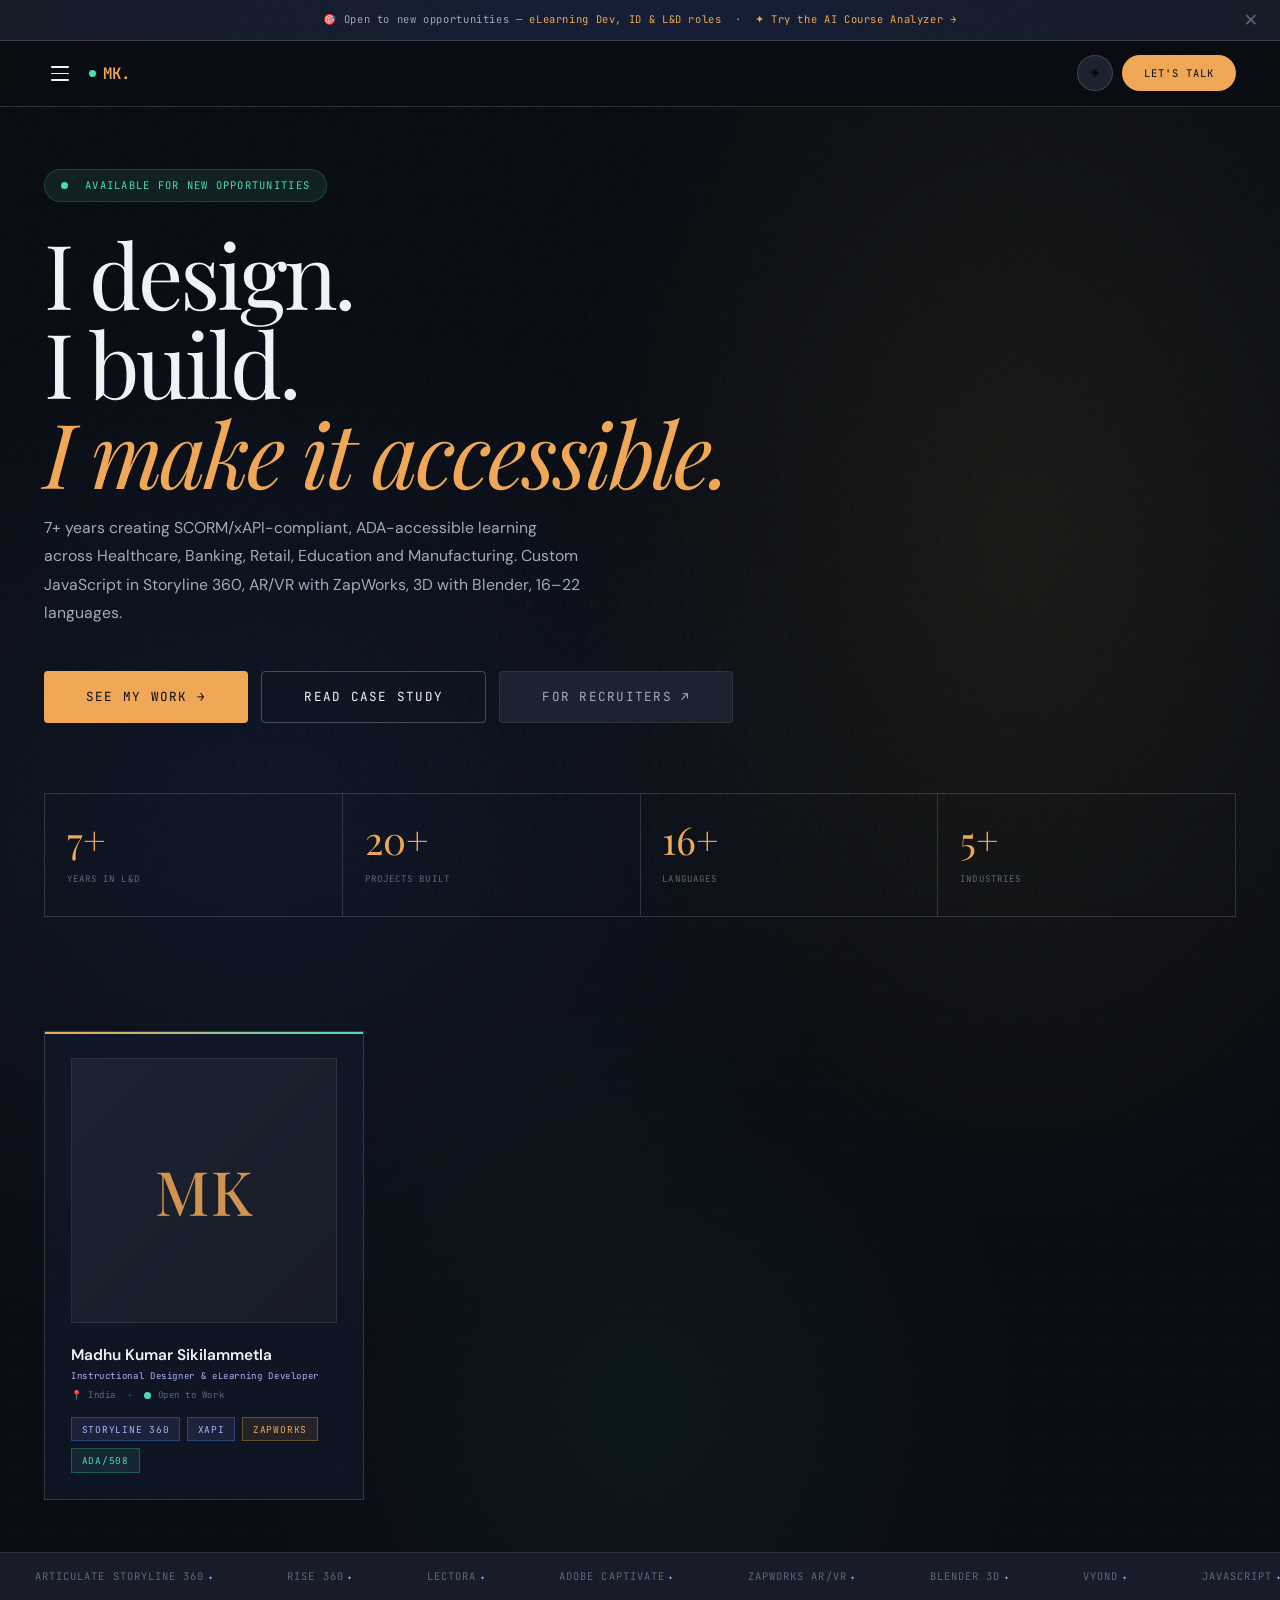
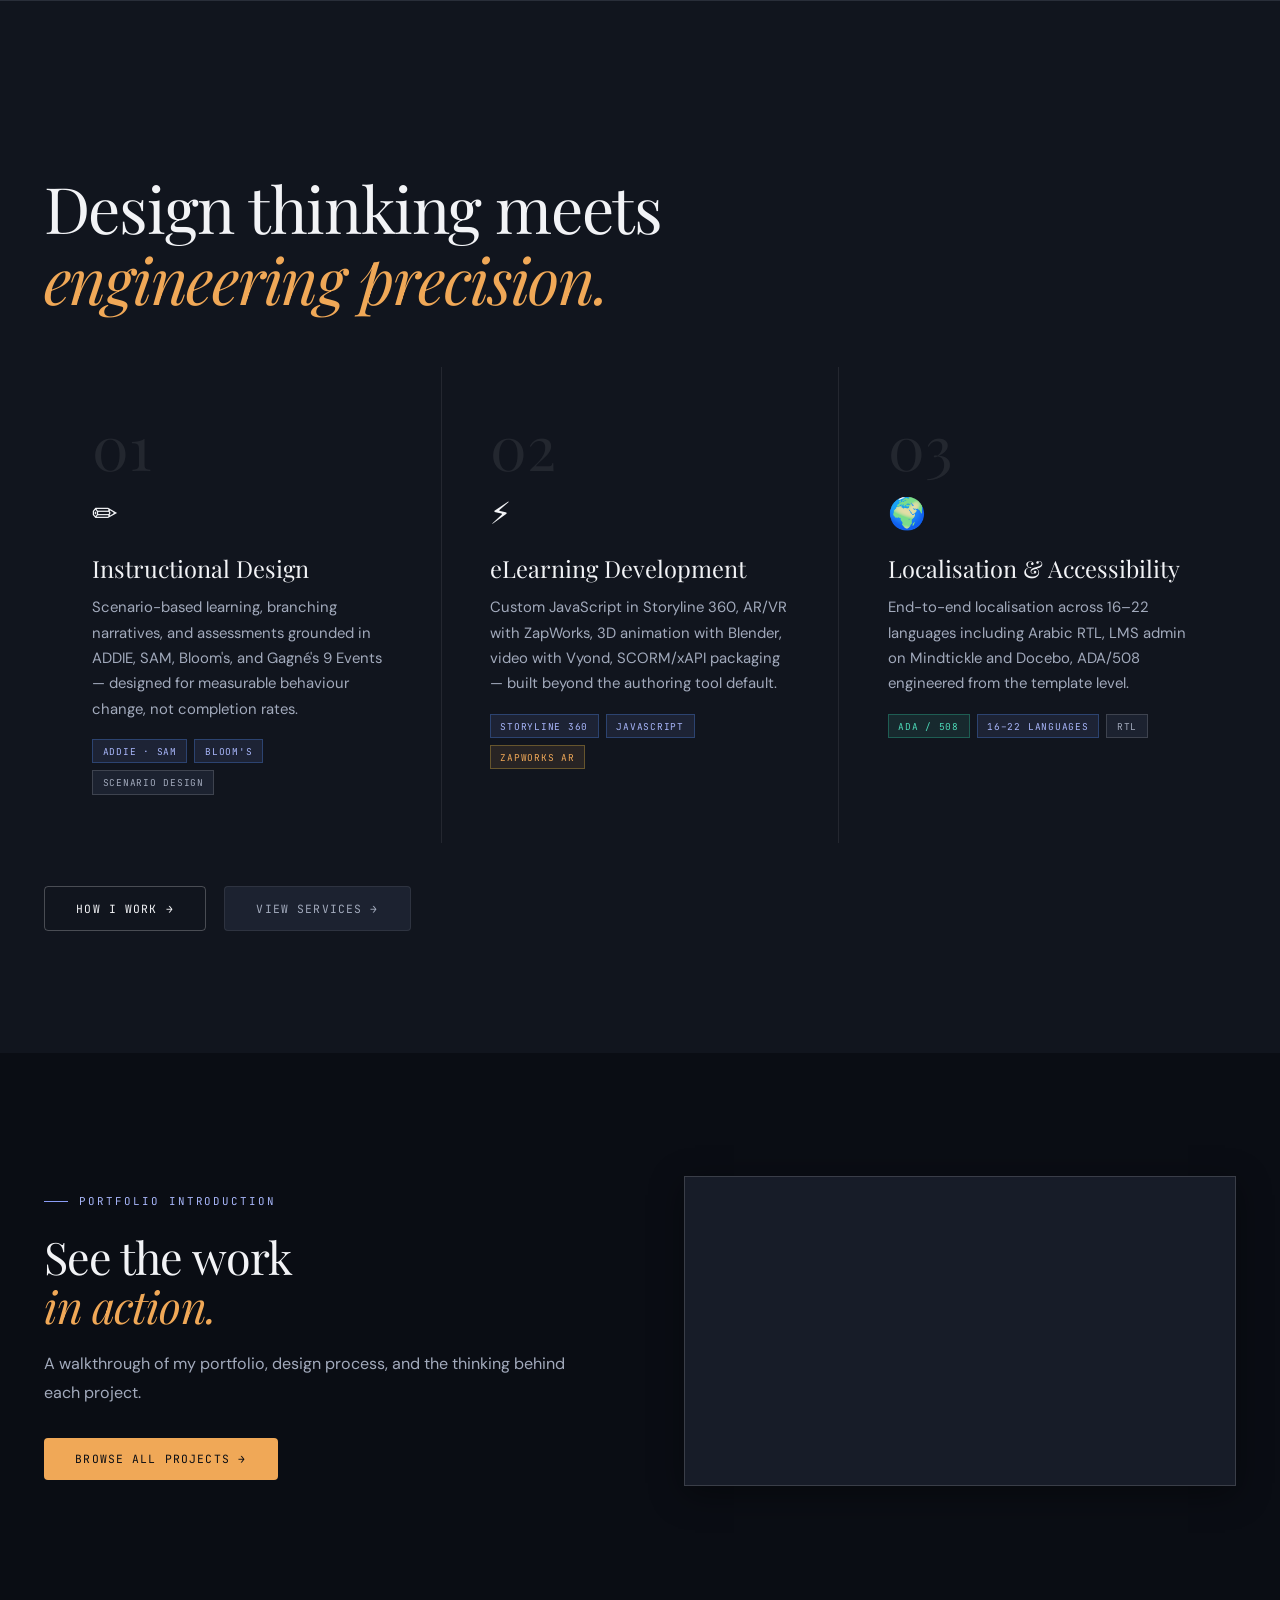
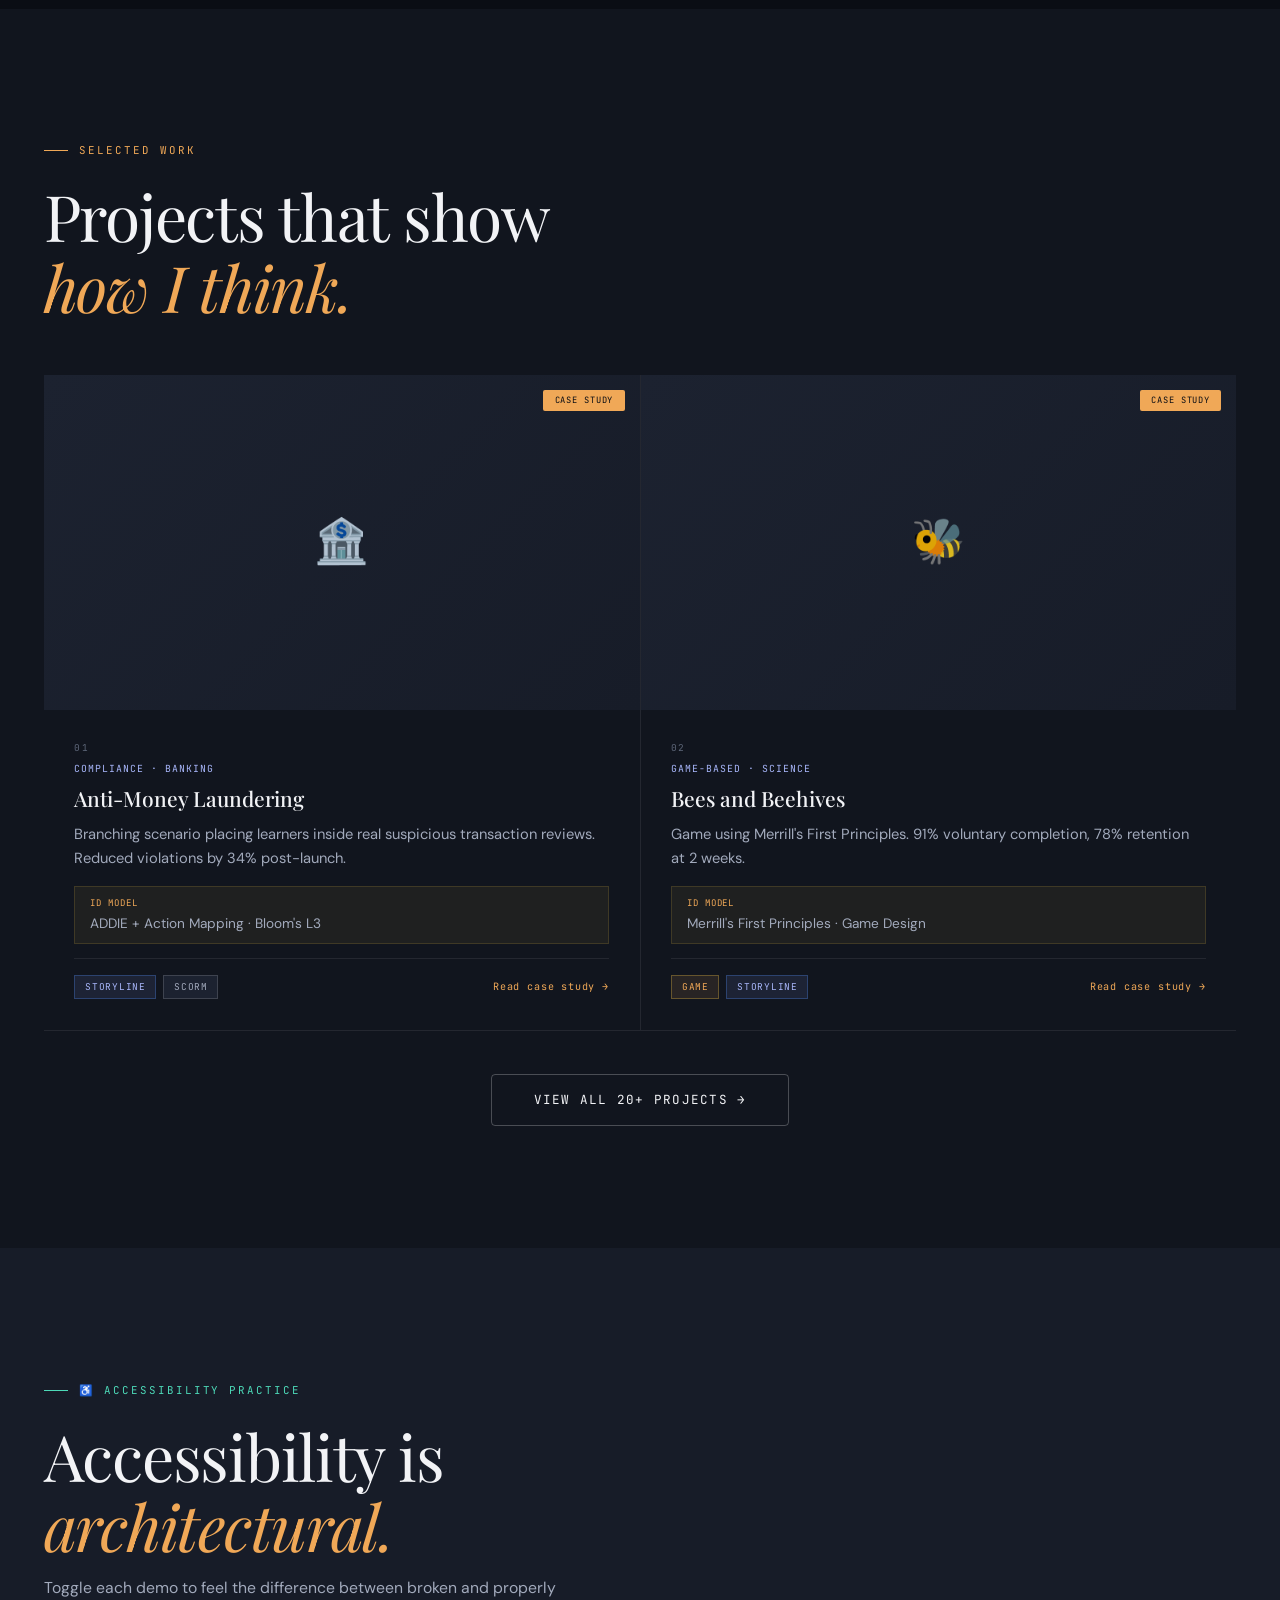
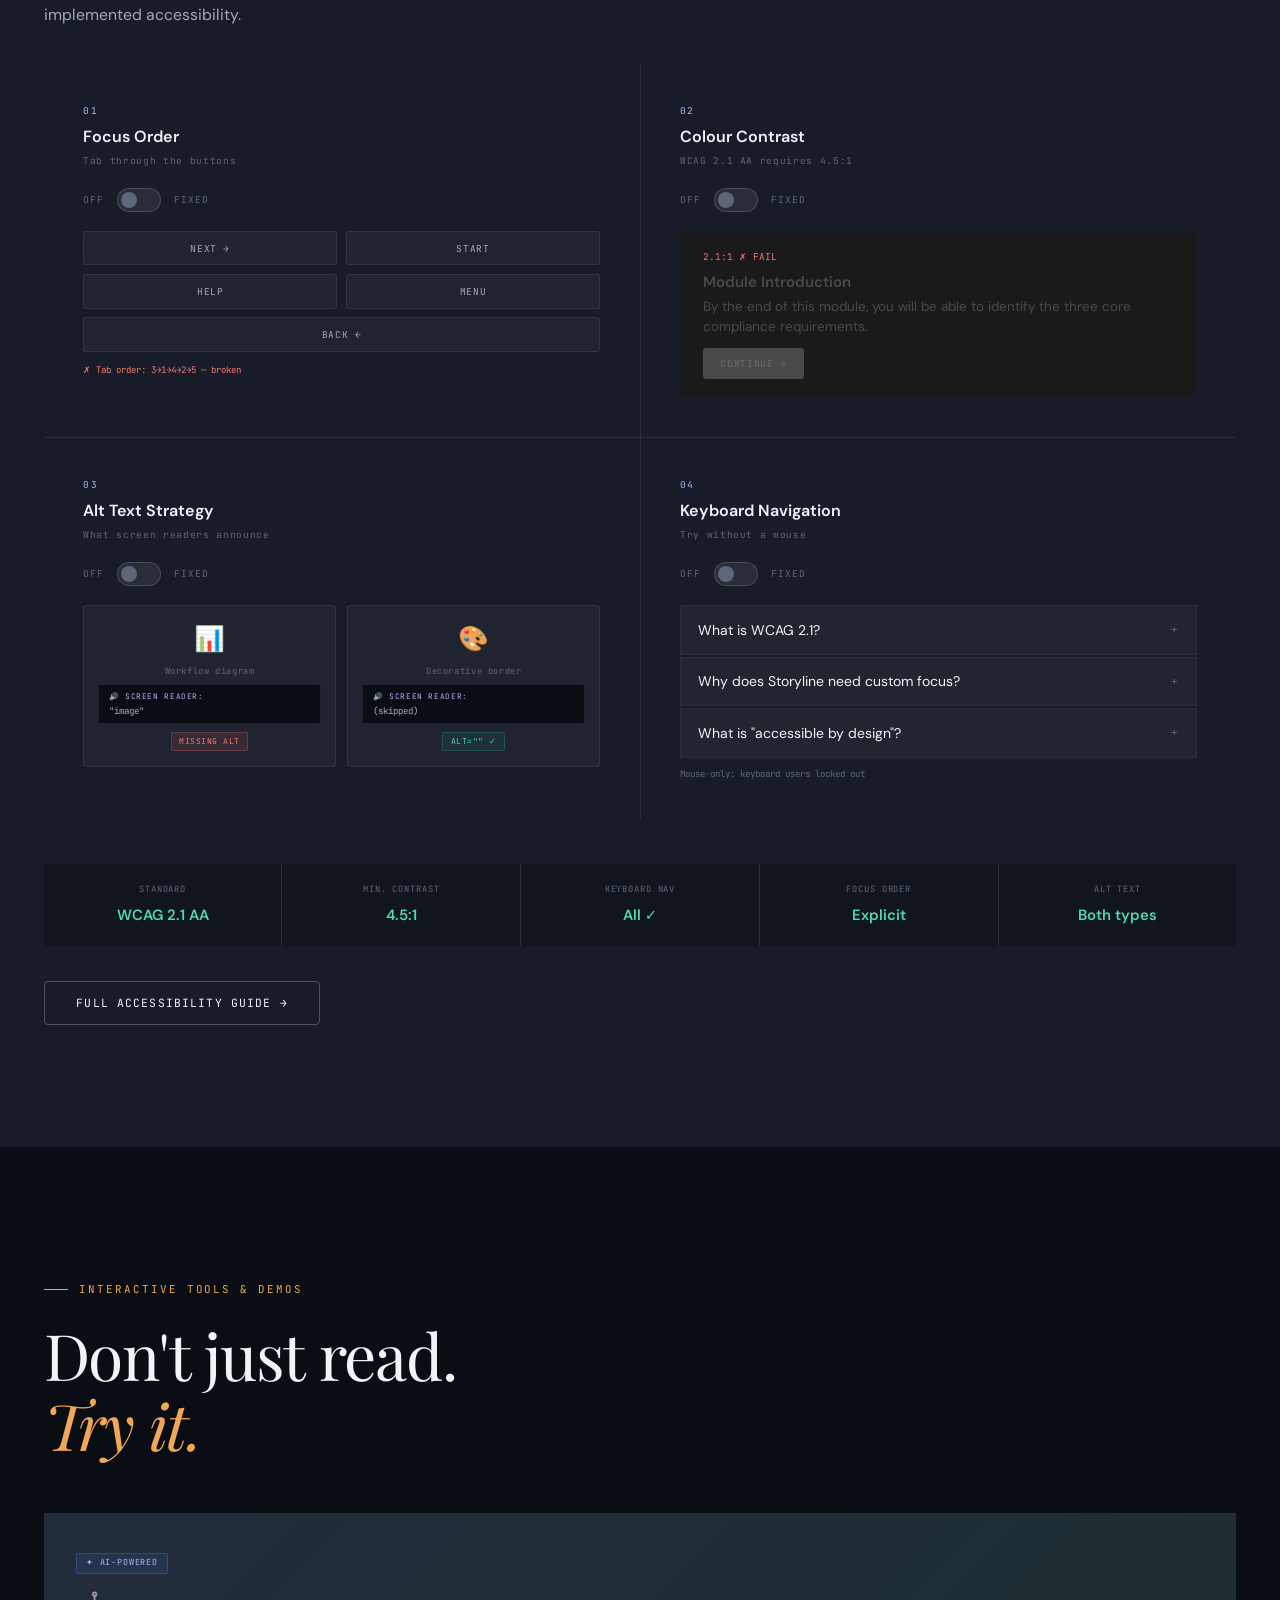
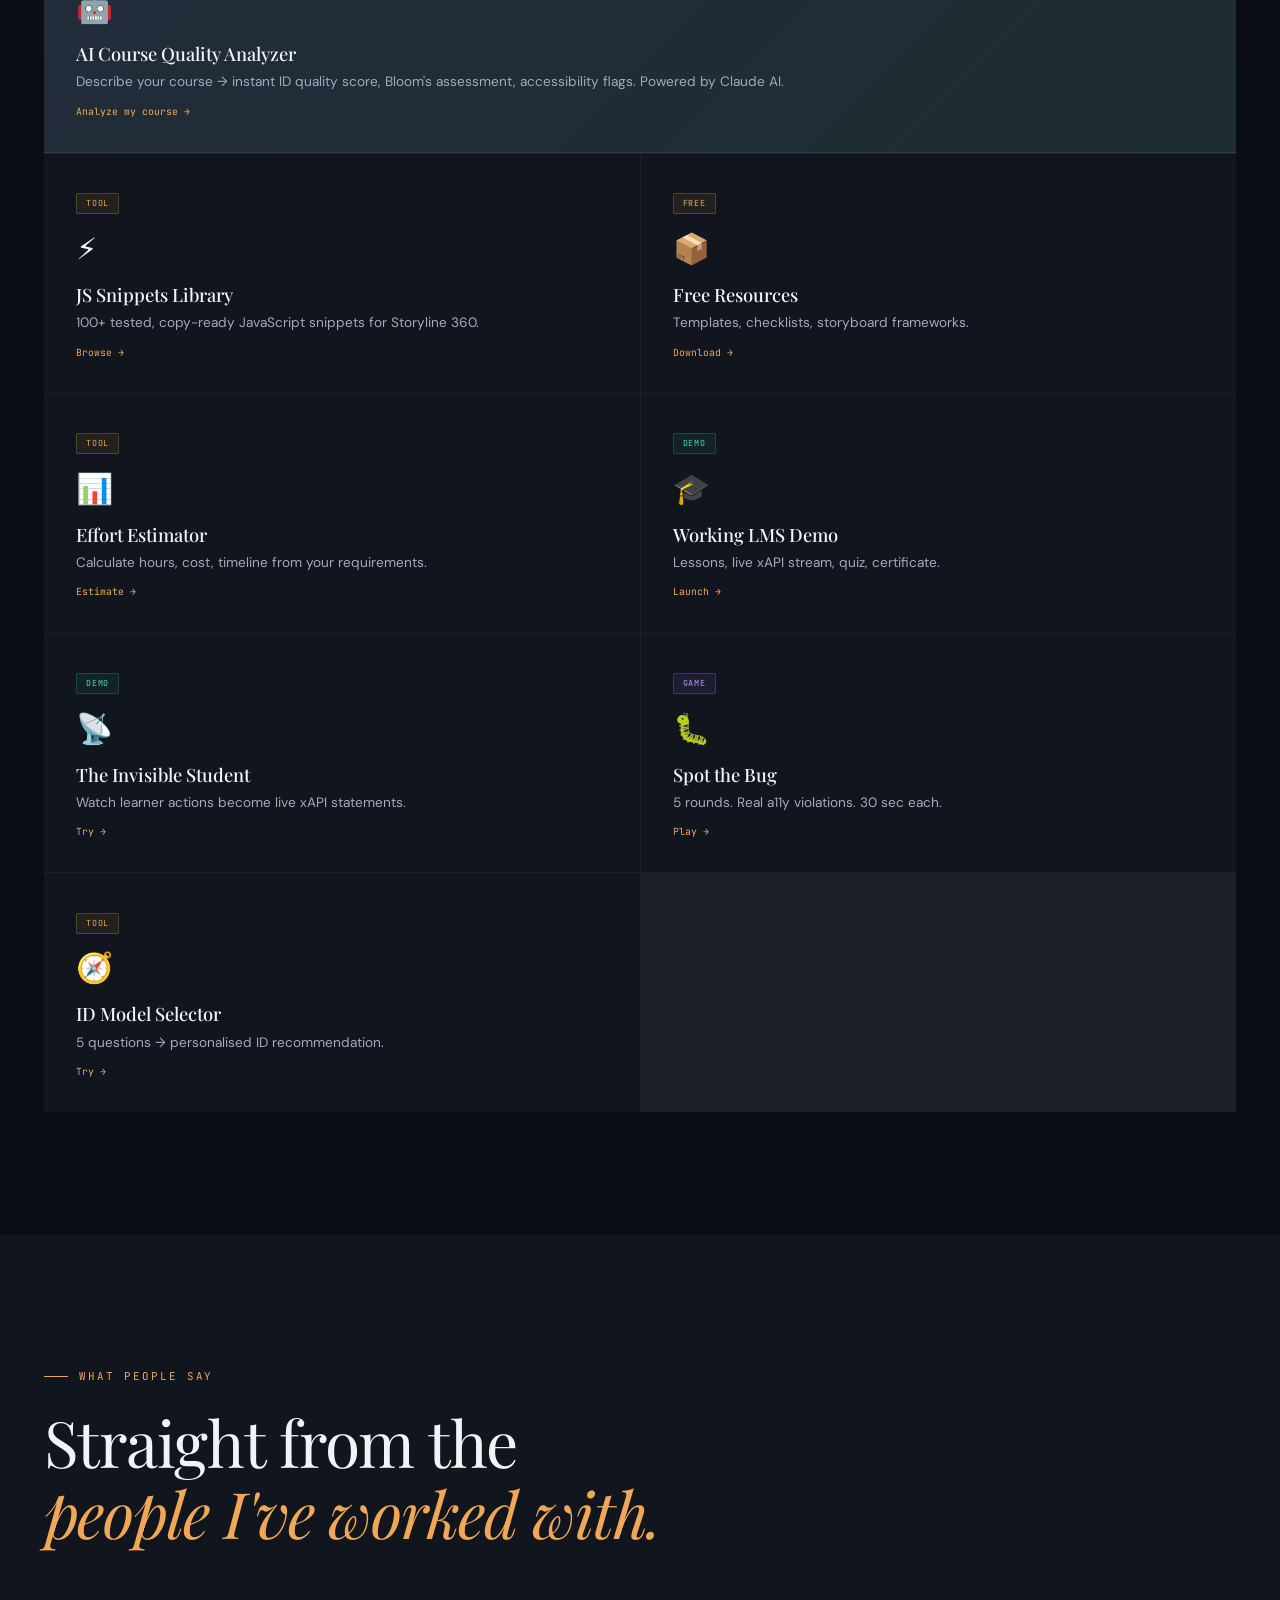
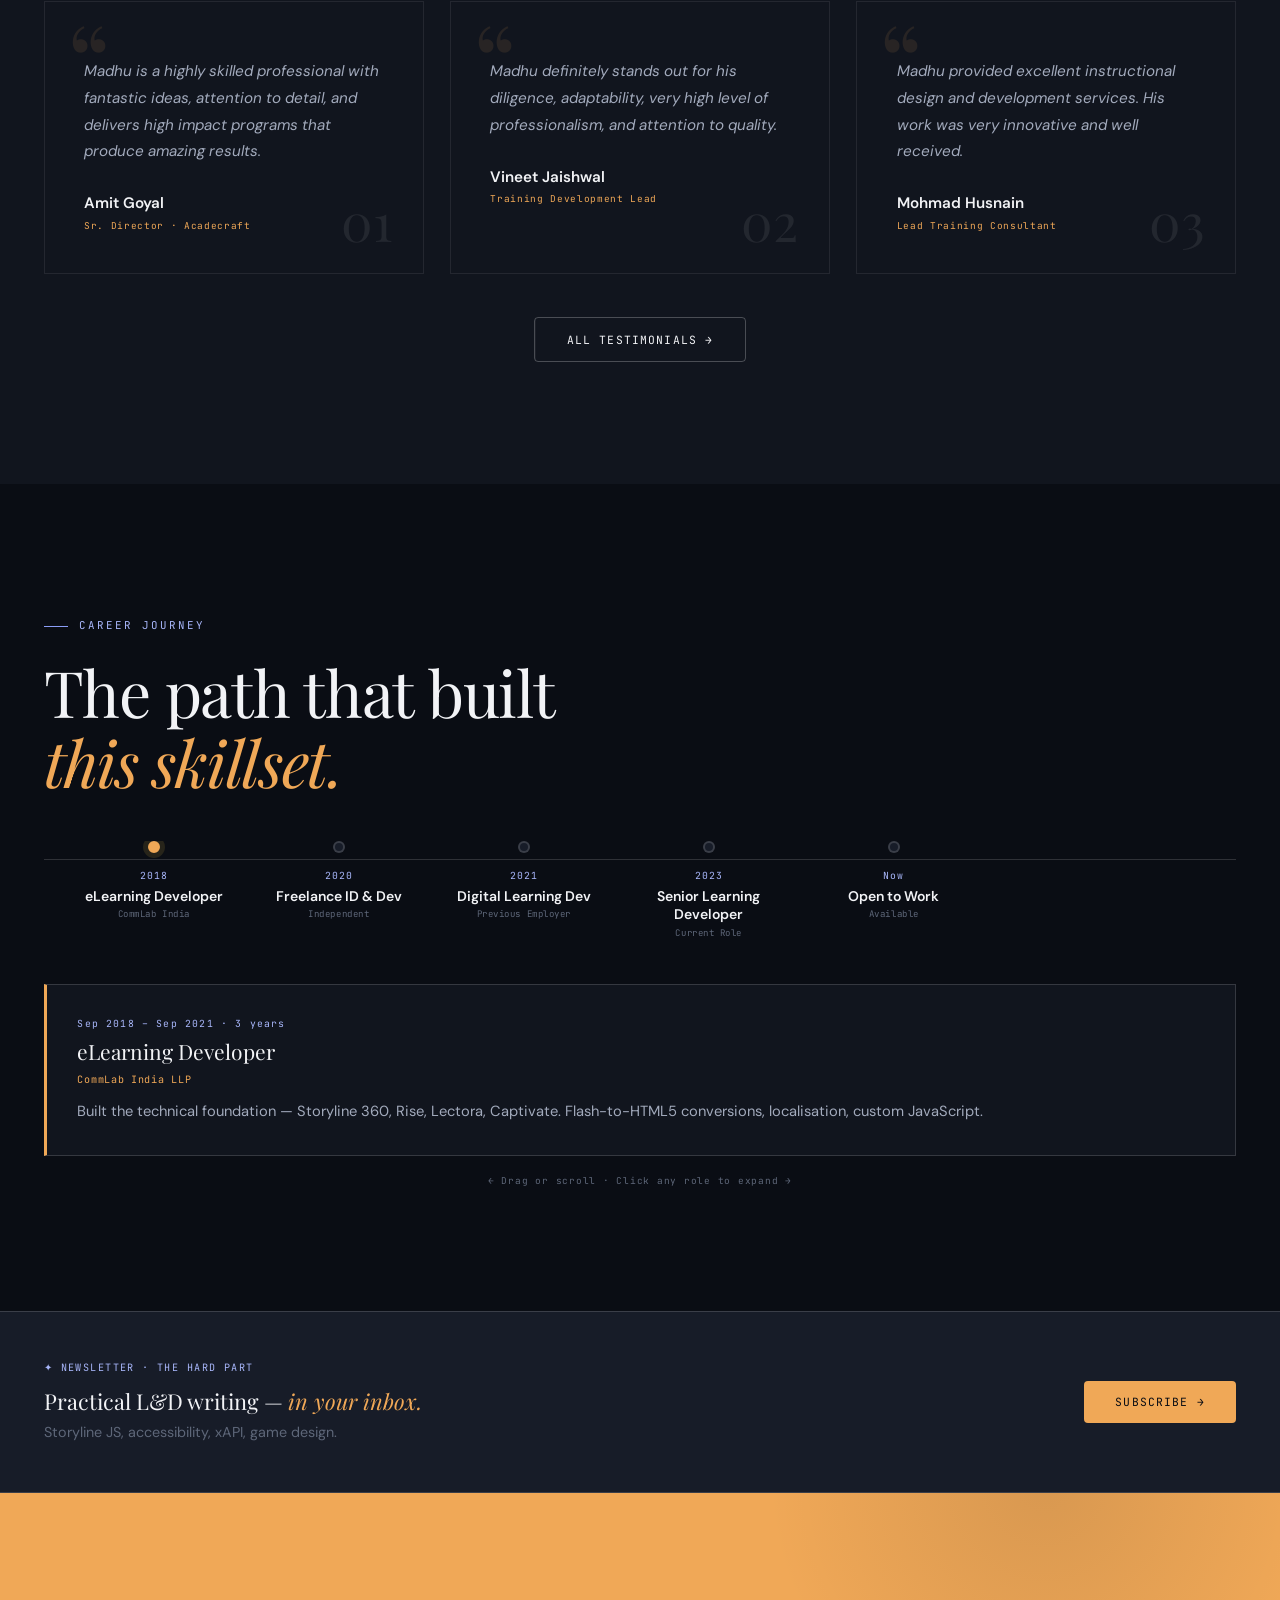
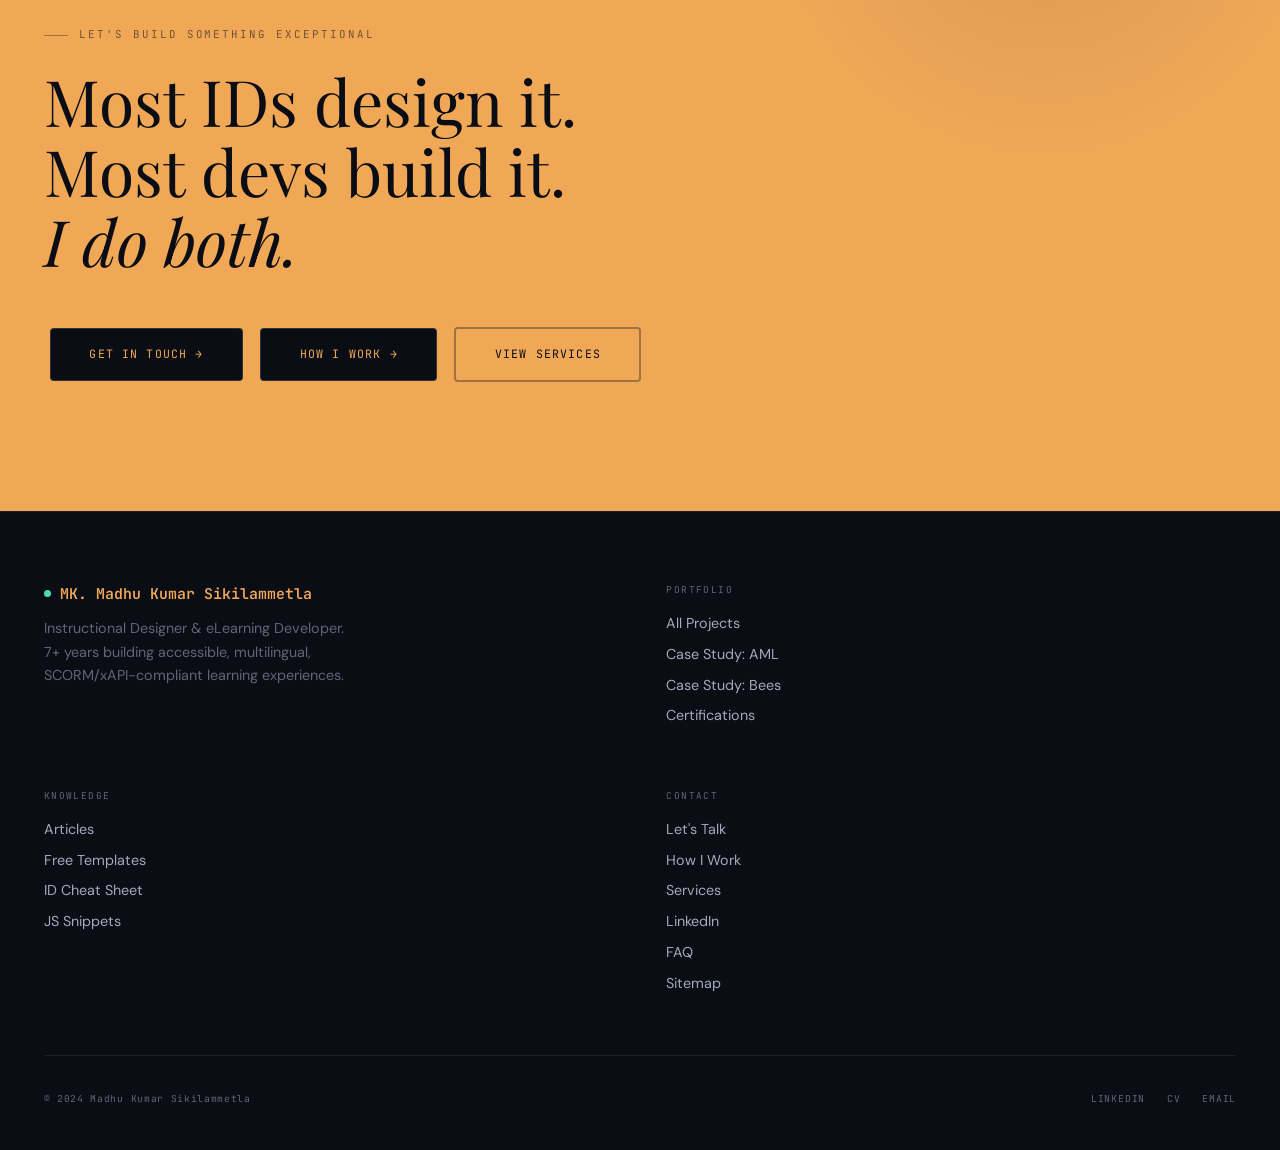
<file: index.html>
<!DOCTYPE html>
<html lang="en" data-theme="dark">
<head>
<meta charset="UTF-8"><meta name="viewport" content="width=device-width,initial-scale=1.0">
<meta name="description" content="Madhu Kumar Sikilammetla — Instructional Designer & eLearning Developer. 7+ years building ADA-accessible, SCORM/xAPI learning experiences.">
<title>Madhu Kumar Sikilammetla | Instructional Designer & eLearning Developer</title>
<link rel="stylesheet" href="style.css">
<style>
.hero{min-height:100vh;display:flex;flex-direction:column;justify-content:center;padding:3.5rem var(--ph) 3rem;position:relative;overflow:hidden}
@media(max-height:580px) and (orientation:landscape){.hero{min-height:auto;padding:5.5rem var(--ph) 2.5rem}.scroll-hint{display:none}}
.hero-mesh{position:absolute;inset:0;pointer-events:none;background:radial-gradient(ellipse 80% 60% at 20% 50%,rgba(79,142,247,.08) 0%,transparent 60%),radial-gradient(ellipse 60% 80% at 80% 30%,rgba(245,200,66,.07) 0%,transparent 60%),radial-gradient(ellipse 50% 50% at 50% 90%,rgba(48,213,168,.05) 0%,transparent 60%)}
.hero-dots{position:absolute;inset:0;pointer-events:none;background-image:radial-gradient(rgba(79,142,247,.1) 1px,transparent 1px);background-size:32px 32px;mask-image:radial-gradient(ellipse 85% 85% at 50% 50%,black 20%,transparent 100%)}
.hero-inner{display:grid;grid-template-columns:1fr 300px;gap:4rem;align-items:center;position:relative;z-index:1;max-width:1300px}
.hero-h1{font-family:var(--serif);font-size:clamp(2.5rem,7vw,7.5rem);font-weight:400;line-height:1.0;letter-spacing:-.035em;margin-bottom:1rem}
.hero-h1 span{display:block;color:var(--text)}
.hero-h1 .l3{font-style:italic;color:var(--gold)}
.hero-sub{font-family:var(--sans);font-size:clamp(.9rem,1.2vw,1.05rem);line-height:1.8;color:var(--text2);max-width:540px;margin-bottom:2.5rem}
.hero-actions{display:flex;gap:.75rem;flex-wrap:wrap;margin-bottom:4rem}
.stats-row{display:grid;grid-template-columns:repeat(4,1fr);border-top:1px solid var(--border2);border-left:1px solid var(--border2)}
.stat{padding:1.5rem 1.25rem;border-right:1px solid var(--border2);border-bottom:1px solid var(--border2)}
.stat-n{font-family:var(--serif);font-size:clamp(2rem,3vw,2.8rem);font-weight:300;color:var(--gold);line-height:1;display:block;margin-bottom:.2rem}
.stat-l{font-family:var(--mono);font-size:.52rem;letter-spacing:.12em;text-transform:uppercase;color:var(--muted)}
.hero-card{background:rgba(19,27,46,.6);backdrop-filter:blur(20px);border:1px solid var(--border2);padding:1.5rem;position:relative;overflow:hidden}
.hero-card::before{content:'';position:absolute;top:0;left:0;right:0;height:2px;background:linear-gradient(90deg,var(--gold),var(--teal))}
.hero-card-img{width:100%;aspect-ratio:1;object-fit:cover;display:block;margin-bottom:1.1rem;border:1px solid var(--border)}
.hero-photo-placeholder{background:linear-gradient(135deg,var(--surface) 0%,var(--bg3) 100%);display:flex;align-items:center;justify-content:center}
.hero-photo-placeholder span{font-family:var(--serif);font-size:3.5rem;font-weight:500;color:var(--gold);opacity:.85;letter-spacing:.02em}
.hero-card-name{font-family:var(--sans);font-size:.88rem;font-weight:600;color:var(--text);margin-bottom:.15rem}
.hero-card-role{font-family:var(--mono);font-size:.52rem;letter-spacing:.07em;color:var(--blue2);margin-bottom:.3rem;line-height:1.4}
.hero-card-loc{font-family:var(--mono);font-size:.52rem;letter-spacing:.06em;color:var(--muted);margin-bottom:.85rem}
.scroll-hint{position:absolute;bottom:2.5rem;left:50%;transform:translateX(-50%);display:flex;flex-direction:column;align-items:center;gap:.5rem;opacity:.4;animation:bounce 2s ease-in-out infinite;z-index:1}
.scroll-hint span{font-family:var(--mono);font-size:.5rem;letter-spacing:.15em;text-transform:uppercase;color:var(--muted)}
.scroll-hint-line{width:1px;height:40px;background:linear-gradient(to bottom,var(--muted),transparent)}
@keyframes bounce{0%,100%{transform:translateX(-50%) translateY(0)}50%{transform:translateX(-50%) translateY(8px)}}
.work-grid{display:grid;grid-template-columns:repeat(2,1fr);gap:1px;background:var(--border);margin-top:3rem}
.pillars{display:grid;grid-template-columns:repeat(3,1fr);gap:1px;background:var(--border)}
.pillar{background:var(--bg2);padding:2.75rem;transition:background .3s;position:relative;overflow:hidden}
.pillar::before{content:'';position:absolute;top:0;left:0;right:0;height:2px;background:linear-gradient(90deg,var(--gold),var(--blue));transform:scaleX(0);transition:transform .4s;transform-origin:left}
.pillar:hover{background:var(--bg3)}.pillar:hover::before{transform:scaleX(1)}
.p-num{font-family:var(--serif);font-size:3.5rem;font-weight:300;color:var(--border);line-height:1;margin-bottom:.75rem}
.p-icon{font-size:1.75rem;margin-bottom:.9rem;display:block}
.p-title{font-family:var(--serif);font-size:1.35rem;font-weight:400;color:var(--text);margin-bottom:.75rem;line-height:1.2}
.p-body{font-family:var(--sans);font-size:.85rem;line-height:1.7;color:var(--text2);margin-bottom:1rem}
.video-split{display:grid;grid-template-columns:1fr 1fr;gap:5rem;align-items:center}
.video-frame{position:relative;width:100%;aspect-ratio:16/9;overflow:hidden;background:var(--bg3);border:1px solid var(--border2);box-shadow:var(--shadow)}
.video-frame iframe{position:absolute;inset:0;width:100%;height:100%;border:none}
.video-frame::before{content:'';position:absolute;inset:-1px;background:linear-gradient(135deg,var(--gold),var(--blue),var(--teal));z-index:-1}
.a11y-grid{display:grid;grid-template-columns:1fr 1fr;gap:1px;background:var(--border)}
.a11y-demo{background:var(--bg3);padding:2.25rem}
.demo-n{font-family:var(--mono);font-size:.54rem;letter-spacing:.16em;color:var(--blue2);margin-bottom:.35rem}
.demo-title{font-family:var(--sans);font-size:.92rem;font-weight:600;color:var(--text);margin-bottom:.2rem}
.demo-sub{font-family:var(--mono);font-size:.54rem;letter-spacing:.07em;color:var(--muted);margin-bottom:1.1rem}
.toggle-wrap{display:flex;align-items:center;gap:.75rem;margin-bottom:1.1rem}
.toggle-lbl{font-family:var(--mono);font-size:.54rem;letter-spacing:.1em;text-transform:uppercase;color:var(--muted)}
.toggle{position:relative;width:44px;height:24px;flex-shrink:0}
.toggle input{opacity:0;width:0;height:0;position:absolute}
.toggle-slider{position:absolute;inset:0;background:rgba(255,255,255,.08);border:1px solid var(--border2);cursor:pointer;transition:.3s;border-radius:24px}
.toggle-slider::before{content:'';position:absolute;left:3px;top:3px;width:16px;height:16px;background:var(--muted);border-radius:50%;transition:.3s}
input:checked+.toggle-slider{background:var(--teal);border-color:var(--teal)}
input:checked+.toggle-slider::before{background:#fff;transform:translateX(20px)}
.fd-grid{display:grid;grid-template-columns:1fr 1fr;gap:.5rem;margin-bottom:.6rem}
.fd-grid button{font-family:var(--mono);font-size:.54rem;letter-spacing:.07em;text-transform:uppercase;padding:.56rem .7rem;border:1px solid var(--border);background:rgba(255,255,255,.04);color:var(--text2);transition:all .2s;border-radius:3px}
.fd-grid button:focus{outline:2px solid var(--gold);outline-offset:2px;background:var(--surface);color:var(--text)}
.cc-card{padding:1rem 1.25rem;transition:all .3s;border:1px solid transparent;border-radius:4px}
.cc-ratio{font-family:var(--mono);font-size:.54rem;margin-bottom:.3rem}
.cc-fail{color:var(--red)}.cc-pass{color:var(--teal)}
.cc-ttl{font-family:var(--sans);font-size:.86rem;font-weight:600;margin-bottom:.2rem}
.cc-txt{font-family:var(--sans);font-size:.77rem;line-height:1.5}
.alt-row{display:flex;gap:.65rem;flex-wrap:wrap}
.alt-item{flex:1;min-width:110px;background:rgba(255,255,255,.04);border:1px solid var(--border);padding:.8rem;text-align:center;border-radius:4px}
.alt-icon{font-size:1.4rem;display:block;margin-bottom:.3rem}
.alt-nm{font-family:var(--mono);font-size:.5rem;letter-spacing:.07em;color:var(--muted);margin-bottom:.25rem}
.alt-sr{background:var(--bg);border:1px solid var(--border);padding:.28rem .55rem;margin-top:.3rem;text-align:left;border-radius:3px}
.alt-sr-lbl{font-family:var(--mono);font-size:.44rem;letter-spacing:.08em;text-transform:uppercase;color:var(--blue2);margin-bottom:.1rem}
.alt-sr-txt{font-family:var(--mono);font-size:.52rem;color:var(--text2)}
.alt-badge{display:inline-block;font-family:var(--mono);font-size:.46rem;letter-spacing:.06em;text-transform:uppercase;padding:.12rem .42rem;border-radius:2px;margin-top:.28rem}
.bfail{background:rgba(242,107,107,.1);color:var(--red);border:1px solid rgba(242,107,107,.25)}
.bpass{background:rgba(48,213,168,.07);color:var(--teal);border:1px solid rgba(48,213,168,.2)}
.kb-acc{display:flex;flex-direction:column;gap:2px}
.kb-item{border:1px solid var(--border);overflow:hidden}
.kb-hdr{padding:.72rem 1rem;font-family:var(--sans);font-size:.8rem;color:var(--text);display:flex;justify-content:space-between;align-items:center;cursor:pointer;background:rgba(255,255,255,.04);transition:background .2s}
.kb-hdr:hover{background:var(--surface)}.kb-hdr.acc:focus{outline:2px solid var(--gold);outline-offset:-2px}
.kb-icn{color:var(--muted);transition:transform .3s;font-size:.68rem}
.kb-item.open .kb-icn{transform:rotate(45deg)}
.kb-body{font-family:var(--sans);font-size:.82rem;color:var(--text2);padding:0 1rem;max-height:0;overflow:hidden;transition:max-height .3s,padding .3s;line-height:1.6}
.kb-item.open .kb-body{max-height:110px;padding:.6rem 1rem}
.a11y-stats{display:grid;grid-template-columns:repeat(5,1fr);gap:1px;background:var(--border);margin-top:2.5rem}
.as-item{background:var(--bg2);padding:1rem;text-align:center}
.as-lbl{font-family:var(--mono);font-size:.5rem;letter-spacing:.1em;text-transform:uppercase;color:var(--muted);display:block;margin-bottom:.25rem}
.as-val{font-family:var(--sans);font-size:.85rem;font-weight:600;color:var(--teal)}
.testi-grid{display:grid;grid-template-columns:repeat(3,1fr);gap:1.5rem;margin-top:3rem}
.r-modal{position:fixed;inset:0;z-index:1000;background:rgba(5,8,17,.96);backdrop-filter:blur(20px);display:none;align-items:center;justify-content:center;padding:1.5rem;overflow-y:auto}
.r-modal.open{display:flex;animation:mfade .25s ease}
.r-box{background:var(--bg3);border:1px solid var(--border2);width:100%;max-width:740px;position:relative;padding:3rem;max-height:90vh;overflow-y:auto;box-shadow:var(--shadow);margin:auto}
.r-close{position:absolute;top:1.25rem;right:1.25rem;background:var(--surface2);border:1px solid var(--border);color:var(--text2);width:34px;height:34px;display:flex;align-items:center;justify-content:center;cursor:pointer;transition:all .2s;border-radius:6px}
.r-close:hover{color:var(--gold);border-color:var(--gold)}
.r-stats{display:grid;grid-template-columns:repeat(4,1fr);gap:1px;background:var(--border);margin-bottom:1.5rem}
.r-stat{background:var(--bg2);padding:1rem .5rem;text-align:center}
.r-stat-n{font-family:var(--serif);font-size:1.6rem;font-weight:300;color:var(--gold);display:block;line-height:1}
.r-stat-l{font-family:var(--mono);font-size:.48rem;letter-spacing:.08em;text-transform:uppercase;color:var(--muted);display:block;margin-top:.25rem}
.r-kws{display:flex;flex-wrap:wrap;gap:.45rem;margin-bottom:1.75rem}
.r-kw{font-family:var(--mono);font-size:.52rem;letter-spacing:.08em;text-transform:uppercase;padding:.22rem .6rem;background:rgba(79,142,247,.08);color:var(--blue2);border:1px solid rgba(79,142,247,.22);border-radius:3px}
.r-cards{display:grid;grid-template-columns:1fr 1fr;gap:1px;background:var(--border);margin-bottom:1.75rem}
.r-card{background:var(--bg2);padding:1.4rem}
.r-ci{font-size:1.35rem;display:block;margin-bottom:.45rem}
.r-ct{font-family:var(--sans);font-size:.86rem;font-weight:600;color:var(--text);margin-bottom:.2rem}
.r-cb{font-family:var(--sans);font-size:.77rem;color:var(--text2);line-height:1.5}
.r-cs{font-family:var(--mono);font-size:.56rem;color:var(--gold);margin-top:.28rem}
.nl-modal{position:fixed;inset:0;z-index:1001;background:rgba(5,8,17,.9);backdrop-filter:blur(16px);display:none;align-items:flex-end;justify-content:center;padding:1.5rem}
.nl-modal.open{display:flex;animation:nlup .35s ease}
@keyframes nlup{from{opacity:0;transform:translateY(30px)}to{opacity:1;transform:translateY(0)}}
.nl-box{background:var(--bg3);border:1px solid var(--border2);width:100%;max-width:520px;padding:2.25rem;position:relative;box-shadow:var(--shadow)}
.nl-close{position:absolute;top:.9rem;right:.9rem;background:none;border:none;color:var(--muted);font-size:1.1rem;cursor:pointer;transition:color .2s}
.nl-close:hover{color:var(--text)}
.nl-pts{list-style:none;display:flex;flex-direction:column;gap:.3rem;margin-bottom:1.1rem}
.nl-pts li{font-family:var(--sans);font-size:.81rem;color:var(--text2);display:flex;align-items:center;gap:.5rem}
.nl-pts li::before{content:'✓';color:var(--teal);font-family:var(--mono);font-size:.63rem;flex-shrink:0}
.nl-form{display:flex;gap:.6rem;flex-wrap:wrap;margin-bottom:.6rem}
.nl-inp{flex:1;min-width:155px;font-family:var(--sans);font-size:.9rem;background:var(--bg2);border:1px solid var(--border2);color:var(--text);padding:.75rem 1rem;outline:none;transition:all .2s;border-radius:4px}
.nl-inp:focus{border-color:var(--blue);box-shadow:0 0 0 3px rgba(79,142,247,.1)}
.nl-skip{font-family:var(--mono);font-size:.56rem;letter-spacing:.07em;color:var(--muted);background:none;border:none;cursor:pointer;padding:0;display:block;margin-top:.25rem;transition:color .2s}
.nl-skip:hover{color:var(--text)}
@media(max-width:1280px){.hero-inner{grid-template-columns:1fr}.hero-card{max-width:320px;margin-top:2.5rem}}
@media(max-width:900px){.video-split{grid-template-columns:1fr;gap:2.5rem}.testi-grid{grid-template-columns:1fr 1fr}.a11y-grid{grid-template-columns:1fr}.a11y-stats{grid-template-columns:repeat(3,1fr)}}
@media(max-width:768px){.hero{padding-top:2rem}.stats-row{grid-template-columns:1fr 1fr}.stat:nth-child(2){border-right:1px solid var(--border2)}.stat:nth-child(even){border-right:none}.pillars{grid-template-columns:1fr}.work-grid{grid-template-columns:1fr}.testi-grid{grid-template-columns:1fr}.r-cards{grid-template-columns:1fr}.a11y-stats{grid-template-columns:1fr 1fr}}
@media(max-width:480px){.hero-h1{font-size:2.2rem}.hero-actions{gap:.5rem}.hero-actions .btn{padding:.78rem 1.15rem;font-size:.62rem}.nl-form{flex-direction:column}.a11y-stats{grid-template-columns:1fr 1fr}}
</style>
</head>
<body>
<div class="progress-bar"></div>
<button class="btt" aria-label="Back to top">↑</button>

<div class="announce-bar" id="abar" style="background:linear-gradient(90deg,var(--bg3) 0%,#141E35 50%,var(--bg3) 100%);border-bottom:1px solid var(--border2);padding:.65rem var(--ph);display:flex;align-items:center;justify-content:center;gap:1rem;position:relative;z-index:850;flex-wrap:wrap">
  <span style="font-family:var(--mono);font-size:.6rem;letter-spacing:.06em;color:var(--text2);text-align:center">🎯 Open to new opportunities — <a href="contact.html" style="color:var(--gold);text-underline-offset:3px">eLearning Dev, ID &amp; L&D roles</a> &nbsp;·&nbsp; <a href="ai-analyzer.html" style="color:var(--gold);text-underline-offset:3px">✦ Try the AI Course Analyzer →</a></span>
  <button onclick="this.parentElement.style.display='none'" style="color:var(--muted);font-size:1rem;cursor:pointer;position:absolute;right:.85rem;top:50%;transform:translateY(-50%);padding:.25rem .4rem;background:none;border:none">✕</button>
</div>

<nav>
  <button class="nav-ham" aria-label="Open menu"><span></span><span></span><span></span></button>
  <a class="nav-logo" href="index.html"><span class="logo-pulse"></span>MK.</a>
  <div class="nav-spacer"></div>
  <ul class="nav-links">
    <li>
      <button>Work <span class="nav-chevron">▾</span></button>
      <div class="nav-dd">
        <a href="work.html"><span class="dd-icon">🗂️</span>All Projects</a>
        <a href="case-study-aml.html"><span class="dd-icon">📋</span>Case Study: AML</a>
        <a href="case-study-bees.html"><span class="dd-icon">🐝</span>Case Study: Bees</a>
      </div>
    </li>
    <li>
      <button>About <span class="nav-chevron">▾</span></button>
      <div class="nav-dd">
        <a href="about.html"><span class="dd-icon">👤</span>About Me</a>
        <a href="buzz.html"><span class="dd-icon">💬</span>Buzz &amp; Testimonials</a>
        <a href="certifications.html"><span class="dd-icon">🎓</span>Certifications</a>
      </div>
    </li>
    <li><a href="process.html">Process</a></li>
    <li><a href="services.html">Services</a></li>
    <li>
      <button>Knowledge <span class="nav-chevron">▾</span></button>
      <div class="nav-dd">
        <a href="articles.html"><span class="dd-icon">✍️</span>Articles</a>
        <a href="id-frameworks.html"><span class="dd-icon">🧭</span>ID Cheat Sheet</a>
        <a href="resources.html"><span class="dd-icon">📦</span>Free Resources</a>
        <a href="glossary.html"><span class="dd-icon">📖</span>Glossary</a>
        <a href="sitemap.html"><span class="dd-icon">🗺️</span>Sitemap</a>
      </div>
    </li>
    <li>
      <button>Tools <span class="nav-chevron">▾</span></button>
      <div class="nav-mega">
        <div class="nav-mega-col">
          <span class="nav-mega-title">AI &amp; Demos</span>
          <a href="ai-analyzer.html"><span class="dd-icon">🤖</span>AI Course Analyzer<span class="dd-new">New</span></a>
          <a href="lms-demo.html"><span class="dd-icon">🎓</span>LMS Demo</a>
          <a href="demo-xapi.html"><span class="dd-icon">📡</span>xAPI Demo</a>
          <a href="demo-storyboard.html"><span class="dd-icon">🗂️</span>Storyboard Gen</a>
          <a href="demo-template.html"><span class="dd-icon">🔧</span>Patterns</a>
        </div>
        <div class="nav-mega-col">
          <span class="nav-mega-title">Reference Tools</span>
          <a href="sl-snippets.html"><span class="dd-icon">⚡</span>JS Snippets</a>
          <a href="accessibility-guide.html"><span class="dd-icon">♿</span>A11y Guide</a>
          <a href="effort-estimator.html"><span class="dd-icon">📊</span>Effort Estimator</a>
          <a href="spot-the-bug.html"><span class="dd-icon">🐛</span>Spot the Bug</a>
          <a href="id-model-selector.html"><span class="dd-icon">🧭</span>ID Selector</a>
        </div>
      </div>
    </li>
  </ul>
  <button class="theme-toggle" onclick="toggleTheme()" aria-label="Toggle theme">☀️</button>
  <a href="contact.html" class="nav-cta">Let's Talk</a>
</nav>
<div class="mobile-menu">
  <span class="mob-section-title">Portfolio</span>
  <a href="index.html"><span class="dd-icon">🏠</span>Home</a>
  <a href="work.html"><span class="dd-icon">🗂️</span>All Projects</a>
  <a href="case-study-aml.html"><span class="dd-icon">📋</span>Case Study: AML</a>
  <a href="case-study-bees.html"><span class="dd-icon">🐝</span>Case Study: Bees</a>
  <span class="mob-section-title">About</span>
  <a href="about.html"><span class="dd-icon">👤</span>About Me</a>
  <a href="buzz.html"><span class="dd-icon">💬</span>Buzz &amp; Testimonials</a>
  <a href="certifications.html"><span class="dd-icon">🎓</span>Certifications</a>
  <span class="mob-section-title">Services</span>
  <a href="process.html"><span class="dd-icon">⚙️</span>Process</a>
  <a href="services.html"><span class="dd-icon">📋</span>Services</a>
  <span class="mob-section-title">Knowledge</span>
  <a href="articles.html"><span class="dd-icon">✍️</span>Articles</a>
  <a href="id-frameworks.html"><span class="dd-icon">🧭</span>ID Cheat Sheet</a>
  <a href="resources.html"><span class="dd-icon">📦</span>Free Resources</a>
  <a href="glossary.html"><span class="dd-icon">📖</span>Glossary</a>
  <span class="mob-section-title">Tools &amp; Demos</span>
  <a href="ai-analyzer.html"><span class="dd-icon">🤖</span>AI Course Analyzer</a>
  <a href="sl-snippets.html"><span class="dd-icon">⚡</span>JS Snippets</a>
  <a href="lms-demo.html"><span class="dd-icon">🎓</span>LMS Demo</a>
  <a href="accessibility-guide.html"><span class="dd-icon">♿</span>A11y Guide</a>
  <a href="effort-estimator.html"><span class="dd-icon">📊</span>Effort Estimator</a>
  <a href="spot-the-bug.html"><span class="dd-icon">🐛</span>Spot the Bug</a>
  <a href="demo-xapi.html"><span class="dd-icon">📡</span>xAPI Demo</a>
  <a href="demo-storyboard.html"><span class="dd-icon">🗂️</span>Storyboard Gen</a>
  <a href="id-model-selector.html"><span class="dd-icon">🧭</span>ID Selector</a>
  <a href="demo-template.html"><span class="dd-icon">🔧</span>Patterns</a>
  <span class="mob-section-title">Contact</span>
  <a href="faq.html"><span class="dd-icon">❓</span>FAQ</a>
  <a href="sitemap.html"><span class="dd-icon">🗺️</span>Sitemap</a>
  <a href="contact.html"><span class="dd-icon">✉️</span>Let's Talk</a>
</div>

<section class="hero">
  <div class="hero-mesh"></div><div class="hero-dots"></div>
  <div class="hero-inner">
    <div>
      <div class="avail-pill reveal"><span class="dot-avail"></span>Available for new opportunities</div>
      <h1 class="hero-h1 reveal d1">
        <span>I design.</span>
        <span>I build.</span>
        <span class="l3">I make it accessible.</span>
      </h1>
      <p class="hero-sub reveal d2">7+ years creating SCORM/xAPI-compliant, ADA-accessible learning across Healthcare, Banking, Retail, Education and Manufacturing. Custom JavaScript in Storyline 360, AR/VR with ZapWorks, 3D with Blender, 16–22 languages.</p>
      <div class="hero-actions reveal d3">
        <a href="work.html" class="btn btn-gold btn-lg">See My Work →</a>
        <a href="case-study-aml.html" class="btn btn-outline btn-lg">Read Case Study</a>
        <button class="btn btn-ghost btn-lg" onclick="openRecruiter()">For Recruiters ↗</button>
      </div>
      <div class="stats-row reveal d3">
        <div class="stat"><span class="stat-n"><span class="counter" data-target="7" data-suffix="+">7+</span></span><span class="stat-l">Years in L&amp;D</span></div>
        <div class="stat"><span class="stat-n"><span class="counter" data-target="20" data-suffix="+">20+</span></span><span class="stat-l">Projects Built</span></div>
        <div class="stat"><span class="stat-n"><span class="counter" data-target="16" data-suffix="+">16+</span></span><span class="stat-l">Languages</span></div>
        <div class="stat"><span class="stat-n"><span class="counter" data-target="5" data-suffix="+">5+</span></span><span class="stat-l">Industries</span></div>
      </div>
    </div>
    <div class="hero-card reveal d2">
      <img class="hero-card-img" id="hero-photo" src="https://lh3.googleusercontent.com/sitesv/[base64]w400" alt="Madhu Kumar Sikilammetla" onerror="this.onerror=null;this.replaceWith(document.getElementById('hero-photo-fallback').content.cloneNode(true).firstElementChild)">
      <template id="hero-photo-fallback"><div class="hero-card-img hero-photo-placeholder"><span>MK</span></div></template>
      <div class="hero-card-name">Madhu Kumar Sikilammetla</div>
      <div class="hero-card-role">Instructional Designer &amp; eLearning Developer</div>
      <div class="hero-card-loc">📍 India &nbsp;·&nbsp; <span class="dot-avail"></span>Open to Work</div>
      <div class="tags"><span class="tag tag-b">Storyline 360</span><span class="tag tag-b">xAPI</span><span class="tag tag-g">ZapWorks</span><span class="tag tag-t">ADA/508</span></div>
    </div>
  </div>
</section>

<div class="ticker-wrap"><div class="ticker-inner">
  <span class="ticker-item">Articulate Storyline 360<span class="ticker-sep">✦</span></span><span class="ticker-item">Rise 360<span class="ticker-sep">✦</span></span><span class="ticker-item">Lectora<span class="ticker-sep">✦</span></span><span class="ticker-item">Adobe Captivate<span class="ticker-sep">✦</span></span><span class="ticker-item">ZapWorks AR/VR<span class="ticker-sep">✦</span></span><span class="ticker-item">Blender 3D<span class="ticker-sep">✦</span></span><span class="ticker-item">Vyond<span class="ticker-sep">✦</span></span><span class="ticker-item">JavaScript<span class="ticker-sep">✦</span></span><span class="ticker-item">xAPI &amp; SCORM<span class="ticker-sep">✦</span></span><span class="ticker-item">ADA / Section 508<span class="ticker-sep">✦</span></span><span class="ticker-item">Mindtickle LMS<span class="ticker-sep">✦</span></span><span class="ticker-item">Docebo LMS<span class="ticker-sep">✦</span></span><span class="ticker-item">Power Automate<span class="ticker-sep">✦</span></span><span class="ticker-item">16–22 Languages<span class="ticker-sep">✦</span></span><span class="ticker-item">Camtasia<span class="ticker-sep">✦</span></span><span class="ticker-item">DominKnow<span class="ticker-sep">✦</span></span>
  <span class="ticker-item">Articulate Storyline 360<span class="ticker-sep">✦</span></span><span class="ticker-item">Rise 360<span class="ticker-sep">✦</span></span><span class="ticker-item">Lectora<span class="ticker-sep">✦</span></span><span class="ticker-item">Adobe Captivate<span class="ticker-sep">✦</span></span><span class="ticker-item">ZapWorks AR/VR<span class="ticker-sep">✦</span></span><span class="ticker-item">Blender 3D<span class="ticker-sep">✦</span></span><span class="ticker-item">Vyond<span class="ticker-sep">✦</span></span><span class="ticker-item">JavaScript<span class="ticker-sep">✦</span></span><span class="ticker-item">xAPI &amp; SCORM<span class="ticker-sep">✦</span></span><span class="ticker-item">ADA / Section 508<span class="ticker-sep">✦</span></span><span class="ticker-item">Mindtickle LMS<span class="ticker-sep">✦</span></span><span class="ticker-item">Docebo LMS<span class="ticker-sep">✦</span></span><span class="ticker-item">Power Automate<span class="ticker-sep">✦</span></span><span class="ticker-item">16–22 Languages<span class="ticker-sep">✦</span></span><span class="ticker-item">Camtasia<span class="ticker-sep">✦</span></span><span class="ticker-item">DominKnow<span class="ticker-sep">✦</span></span>
</div></div>

<section class="section section-alt">
  <div class="eyebrow reveal">What I Do</div>
  <h2 class="display reveal d1">Design thinking meets<br><em>engineering precision.</em></h2>
  <div class="pillars" style="margin-top:3rem">
    <div class="pillar reveal d1"><div class="p-num">01</div><span class="p-icon">✏️</span><h3 class="p-title">Instructional Design</h3><p class="p-body">Scenario-based learning, branching narratives, and assessments grounded in ADDIE, SAM, Bloom's, and Gagné's 9 Events — designed for measurable behaviour change, not completion rates.</p><div class="tags"><span class="tag tag-b">ADDIE · SAM</span><span class="tag tag-b">Bloom's</span><span class="tag">Scenario Design</span></div></div>
    <div class="pillar reveal d2"><div class="p-num">02</div><span class="p-icon">⚡</span><h3 class="p-title">eLearning Development</h3><p class="p-body">Custom JavaScript in Storyline 360, AR/VR with ZapWorks, 3D animation with Blender, video with Vyond, SCORM/xAPI packaging — built beyond the authoring tool default.</p><div class="tags"><span class="tag tag-b">Storyline 360</span><span class="tag tag-b">JavaScript</span><span class="tag tag-g">ZapWorks AR</span></div></div>
    <div class="pillar reveal d3"><div class="p-num">03</div><span class="p-icon">🌍</span><h3 class="p-title">Localisation &amp; Accessibility</h3><p class="p-body">End-to-end localisation across 16–22 languages including Arabic RTL, LMS admin on Mindtickle and Docebo, ADA/508 engineered from the template level.</p><div class="tags"><span class="tag tag-t">ADA / 508</span><span class="tag tag-b">16–22 Languages</span><span class="tag">RTL</span></div></div>
  </div>
  <div style="display:flex;gap:1rem;margin-top:2.5rem;flex-wrap:wrap"><a href="process.html" class="btn btn-outline">How I Work →</a><a href="services.html" class="btn btn-ghost">View Services →</a></div>
</section>

<section class="section">
  <div class="video-split">
    <div class="reveal"><div class="eyebrow">Portfolio Introduction</div><h2 class="display d1" style="font-size:clamp(1.8rem,3.5vw,3rem)">See the work<br><em>in action.</em></h2><p style="font-family:var(--sans);font-size:.92rem;line-height:1.8;color:var(--text2);margin:1.1rem 0 1.75rem">A walkthrough of my portfolio, design process, and the thinking behind each project.</p><a href="work.html" class="btn btn-gold">Browse All Projects →</a></div>
    <div class="reveal d2"><div class="video-frame"><iframe src="https://www.youtube.com/embed/dysL1f70cvQ?rel=0&modestbranding=1" title="Portfolio Introduction" allow="accelerometer;autoplay;clipboard-write;encrypted-media;gyroscope;picture-in-picture" allowfullscreen loading="lazy"></iframe></div></div>
  </div>
</section>

<section class="section section-alt">
  <div class="eyebrow reveal g">Selected Work</div>
  <h2 class="display reveal d1">Projects that show<br><em>how I think.</em></h2>
  <div class="work-grid">
    <div class="proj-card reveal d1" onclick="location.href='case-study-aml.html'" style="cursor:pointer">
      <div class="case-study-tag">Case Study</div>
      <div class="proj-thumb"><img src="https://lh3.googleusercontent.com/sitesv/[base64]w640" alt="AML" loading="lazy" onerror="this.src='https://images.unsplash.com/photo-1554224155-6726b3ff858f?w=640&q=70';this.onerror=function(){this.replaceWith(Object.assign(document.createElement('div'),{className:'proj-thumb-fallback',innerHTML:'<span>🏦</span>'}))}"><div class="proj-overlay"><span style="font-family:var(--mono);font-size:.6rem;letter-spacing:.1em;text-transform:uppercase;color:var(--gold)">Read Case Study →</span></div></div>
      <div class="proj-body"><div class="proj-num">01</div><div class="proj-cat">Compliance · Banking</div><div class="proj-title">Anti-Money Laundering</div><div class="proj-desc">Branching scenario placing learners inside real suspicious transaction reviews. Reduced violations by 34% post-launch.</div><div class="proj-id"><div class="proj-id-lbl">ID Model</div><div class="proj-id-val">ADDIE + Action Mapping · Bloom's L3</div></div><div class="proj-footer"><div class="tags"><span class="tag tag-b">Storyline</span><span class="tag">SCORM</span></div><div class="proj-arrow">Read case study →</div></div></div>
    </div>
    <div class="proj-card reveal d2" onclick="location.href='case-study-bees.html'" style="cursor:pointer">
      <div class="case-study-tag">Case Study</div>
      <div class="proj-thumb"><img src="https://lh3.googleusercontent.com/sitesv/[base64]w640" alt="Bees" loading="lazy" onerror="this.src='https://images.unsplash.com/photo-1516321497487-e288fb19713f?w=640&q=70';this.onerror=function(){this.replaceWith(Object.assign(document.createElement('div'),{className:'proj-thumb-fallback',innerHTML:'<span>🐝</span>'}))}"><div class="proj-overlay"><span style="font-family:var(--mono);font-size:.6rem;letter-spacing:.1em;text-transform:uppercase;color:var(--gold)">Read Case Study →</span></div></div>
      <div class="proj-body"><div class="proj-num">02</div><div class="proj-cat">Game-Based · Science</div><div class="proj-title">Bees and Beehives</div><div class="proj-desc">Game using Merrill's First Principles. 91% voluntary completion, 78% retention at 2 weeks.</div><div class="proj-id"><div class="proj-id-lbl">ID Model</div><div class="proj-id-val">Merrill's First Principles · Game Design</div></div><div class="proj-footer"><div class="tags"><span class="tag tag-g">Game</span><span class="tag tag-b">Storyline</span></div><div class="proj-arrow">Read case study →</div></div></div>
    </div>
  </div>
  <div style="text-align:center;margin-top:2.5rem"><a href="work.html" class="btn btn-outline btn-lg">View All 20+ Projects →</a></div>
</section>

<section class="section section-dark">
  <div class="eyebrow reveal t">♿ Accessibility Practice</div>
  <h2 class="display reveal d1">Accessibility is<br><em>architectural.</em></h2>
  <p style="font-family:var(--sans);font-size:.9rem;color:var(--text2);max-width:560px;margin:.75rem 0 2rem;line-height:1.7" class="reveal d2">Toggle each demo to feel the difference between broken and properly implemented accessibility.</p>
  <div class="a11y-grid reveal">
    <div class="a11y-demo"><div class="demo-n">01</div><div class="demo-title">Focus Order</div><div class="demo-sub">Tab through the buttons</div>
      <div class="toggle-wrap"><span class="toggle-lbl">Off</span><label class="toggle"><input type="checkbox" id="fo-t"><span class="toggle-slider"></span></label><span class="toggle-lbl">Fixed</span></div>
      <div class="fd-grid" id="fo-demo"><button tabindex="3">Next →</button><button tabindex="1">Start</button><button tabindex="4">Help</button><button tabindex="2">Menu</button><button tabindex="5" style="grid-column:span 2">Back ←</button></div>
      <div style="font-family:var(--mono);font-size:.52rem;margin-top:.5rem;color:var(--red)" id="fo-s">✗ Tab order: 3→1→4→2→5 — broken</div>
    </div>
    <div class="a11y-demo"><div class="demo-n">02</div><div class="demo-title">Colour Contrast</div><div class="demo-sub">WCAG 2.1 AA requires 4.5:1</div>
      <div class="toggle-wrap"><span class="toggle-lbl">Off</span><label class="toggle"><input type="checkbox" id="cc-t"><span class="toggle-slider"></span></label><span class="toggle-lbl">Fixed</span></div>
      <div class="cc-card" id="cc-c" style="background:#1a1a1a;color:#4a4a4a"><div class="cc-ratio" id="cc-r"><span class="cc-fail">2.1:1 ✗ FAIL</span></div><div class="cc-ttl">Module Introduction</div><div class="cc-txt">By the end of this module, you will be able to identify the three core compliance requirements.</div><button style="background:#4a4a4a;color:#6a6a6a;border:none;font-family:var(--mono);font-size:.54rem;letter-spacing:.07em;text-transform:uppercase;padding:.5rem 1rem;cursor:pointer;margin-top:.6rem;border-radius:3px" id="cc-b">Continue →</button></div>
    </div>
    <div class="a11y-demo"><div class="demo-n">03</div><div class="demo-title">Alt Text Strategy</div><div class="demo-sub">What screen readers announce</div>
      <div class="toggle-wrap"><span class="toggle-lbl">Off</span><label class="toggle"><input type="checkbox" id="at-t"><span class="toggle-slider"></span></label><span class="toggle-lbl">Fixed</span></div>
      <div class="alt-row"><div class="alt-item"><span class="alt-icon">📊</span><div class="alt-nm">Workflow diagram</div><div class="alt-sr"><div class="alt-sr-lbl">🔊 Screen reader:</div><div class="alt-sr-txt" id="sri">"image"</div></div><span class="alt-badge bfail" id="bi">Missing alt</span></div><div class="alt-item"><span class="alt-icon">🎨</span><div class="alt-nm">Decorative border</div><div class="alt-sr"><div class="alt-sr-lbl">🔊 Screen reader:</div><div class="alt-sr-txt">(skipped)</div></div><span class="alt-badge bpass">alt="" ✓</span></div></div>
    </div>
    <div class="a11y-demo"><div class="demo-n">04</div><div class="demo-title">Keyboard Navigation</div><div class="demo-sub">Try without a mouse</div>
      <div class="toggle-wrap"><span class="toggle-lbl">Off</span><label class="toggle"><input type="checkbox" id="kn-t"><span class="toggle-slider"></span></label><span class="toggle-lbl">Fixed</span></div>
      <div class="kb-acc" id="kb-acc">
        <div class="kb-item"><div class="kb-hdr" onclick="kbT(this)">What is WCAG 2.1?<span class="kb-icn">+</span></div><div class="kb-body">Web Content Accessibility Guidelines — the international standard for accessible digital content.</div></div>
        <div class="kb-item"><div class="kb-hdr" onclick="kbT(this)">Why does Storyline need custom focus?<span class="kb-icn">+</span></div><div class="kb-body">Storyline's default tab order follows object creation sequence — almost never matching logical reading order.</div></div>
        <div class="kb-item"><div class="kb-hdr" onclick="kbT(this)">What is "accessible by design"?<span class="kb-icn">+</span></div><div class="kb-body">Building accessibility into the template architecture from the start — not patching individual courses after.</div></div>
      </div>
      <p style="font-family:var(--mono);font-size:.52rem;color:var(--muted);margin-top:.5rem" id="kn-h">Mouse-only: keyboard users locked out</p>
    </div>
  </div>
  <div class="a11y-stats reveal">
    <div class="as-item"><span class="as-lbl">Standard</span><span class="as-val">WCAG 2.1 AA</span></div>
    <div class="as-item"><span class="as-lbl">Min. Contrast</span><span class="as-val">4.5:1</span></div>
    <div class="as-item"><span class="as-lbl">Keyboard Nav</span><span class="as-val">All ✓</span></div>
    <div class="as-item"><span class="as-lbl">Focus Order</span><span class="as-val">Explicit</span></div>
    <div class="as-item"><span class="as-lbl">Alt Text</span><span class="as-val">Both types</span></div>
  </div>
  <div style="margin-top:2rem"><a href="accessibility-guide.html" class="btn btn-outline">Full Accessibility Guide →</a></div>
</section>

<section class="section">
  <div class="eyebrow reveal g">Interactive Tools &amp; Demos</div>
  <h2 class="display reveal d1">Don't just read.<br><em>Try it.</em></h2>
  <div class="tools-bento reveal" style="margin-top:3rem">
    <a href="ai-analyzer.html" class="tb tb-wide" style="background:linear-gradient(135deg,rgba(79,142,247,.1) 0%,rgba(48,213,168,.08) 100%);border-bottom:1px solid var(--border)">
      <span class="tb-badge bn">✦ AI-Powered</span><span class="tb-icon">🤖</span>
      <div class="tb-title">AI Course Quality Analyzer</div>
      <div class="tb-body">Describe your course → instant ID quality score, Bloom's assessment, accessibility flags. Powered by Claude AI.</div>
      <div class="tb-arrow">Analyze my course →</div>
    </a>
    <a href="sl-snippets.html" class="tb"><span class="tb-badge bt">Tool</span><span class="tb-icon">⚡</span><div class="tb-title">JS Snippets Library</div><div class="tb-body">100+ tested, copy-ready JavaScript snippets for Storyline 360.</div><div class="tb-arrow">Browse →</div></a>
    <a href="resources.html" class="tb"><span class="tb-badge bt">Free</span><span class="tb-icon">📦</span><div class="tb-title">Free Resources</div><div class="tb-body">Templates, checklists, storyboard frameworks.</div><div class="tb-arrow">Download →</div></a>
    <a href="effort-estimator.html" class="tb"><span class="tb-badge bt">Tool</span><span class="tb-icon">📊</span><div class="tb-title">Effort Estimator</div><div class="tb-body">Calculate hours, cost, timeline from your requirements.</div><div class="tb-arrow">Estimate →</div></a>
    <a href="lms-demo.html" class="tb"><span class="tb-badge bd">Demo</span><span class="tb-icon">🎓</span><div class="tb-title">Working LMS Demo</div><div class="tb-body">Lessons, live xAPI stream, quiz, certificate.</div><div class="tb-arrow">Launch →</div></a>
    <a href="demo-xapi.html" class="tb"><span class="tb-badge bd">Demo</span><span class="tb-icon">📡</span><div class="tb-title">The Invisible Student</div><div class="tb-body">Watch learner actions become live xAPI statements.</div><div class="tb-arrow">Try →</div></a>
    <a href="spot-the-bug.html" class="tb"><span class="tb-badge bg">Game</span><span class="tb-icon">🐛</span><div class="tb-title">Spot the Bug</div><div class="tb-body">5 rounds. Real a11y violations. 30 sec each.</div><div class="tb-arrow">Play →</div></a>
    <a href="id-model-selector.html" class="tb"><span class="tb-badge bt">Tool</span><span class="tb-icon">🧭</span><div class="tb-title">ID Model Selector</div><div class="tb-body">5 questions → personalised ID recommendation.</div><div class="tb-arrow">Try →</div></a>
  </div>
</section>

<section class="section section-alt">
  <div class="eyebrow reveal g">What People Say</div>
  <h2 class="display reveal d1">Straight from the<br><em>people I've worked with.</em></h2>
  <div class="testi-grid">
    <div class="testi-card reveal d1"><div class="testi-q">Madhu is a highly skilled professional with fantastic ideas, attention to detail, and delivers high impact programs that produce amazing results.</div><div class="testi-author">Amit Goyal</div><div class="testi-role">Sr. Director · Acadecraft</div><div class="testi-n">01</div></div>
    <div class="testi-card reveal d2"><div class="testi-q">Madhu definitely stands out for his diligence, adaptability, very high level of professionalism, and attention to quality.</div><div class="testi-author">Vineet Jaishwal</div><div class="testi-role">Training Development Lead</div><div class="testi-n">02</div></div>
    <div class="testi-card reveal d3"><div class="testi-q">Madhu provided excellent instructional design and development services. His work was very innovative and well received.</div><div class="testi-author">Mohmad Husnain</div><div class="testi-role">Lead Training Consultant</div><div class="testi-n">03</div></div>
  </div>
  <div style="text-align:center;margin-top:2.5rem"><a href="buzz.html" class="btn btn-outline">All Testimonials →</a></div>
</section>

<section class="section">
  <div class="eyebrow reveal">Career Journey</div>
  <h2 class="display reveal d1">The path that built<br><em>this skillset.</em></h2>
  <div class="htl-wrap reveal" data-drag style="margin-top:2.5rem">
    <div class="htl-track">
      <div class="htl-node active" data-i="0" onclick="tlS(this)"><div class="htl-dot"></div><div class="htl-year">2018</div><div class="htl-role">eLearning Developer</div><div class="htl-org">CommLab India</div></div>
      <div class="htl-node" data-i="1" onclick="tlS(this)"><div class="htl-dot"></div><div class="htl-year">2020</div><div class="htl-role">Freelance ID &amp; Dev</div><div class="htl-org">Independent</div></div>
      <div class="htl-node" data-i="2" onclick="tlS(this)"><div class="htl-dot"></div><div class="htl-year">2021</div><div class="htl-role">Digital Learning Dev</div><div class="htl-org">Previous Employer</div></div>
      <div class="htl-node" data-i="3" onclick="tlS(this)"><div class="htl-dot"></div><div class="htl-year">2023</div><div class="htl-role">Senior Learning Developer</div><div class="htl-org">Current Role</div></div>
      <div class="htl-node" data-i="4" onclick="tlS(this)"><div class="htl-dot"></div><div class="htl-year">Now</div><div class="htl-role">Open to Work</div><div class="htl-org">Available</div></div>
    </div>
  </div>
  <div id="htl-details">
    <div class="htl-detail active" data-i="0"><div class="htl-dt-year">Sep 2018 – Sep 2021 · 3 years</div><div class="htl-dt-title">eLearning Developer</div><div class="htl-dt-org">CommLab India LLP</div><div class="htl-dt-body">Built the technical foundation — Storyline 360, Rise, Lectora, Captivate. Flash-to-HTML5 conversions, localisation, custom JavaScript.</div></div>
    <div class="htl-detail" data-i="1"><div class="htl-dt-year">2020 – Present · 5+ years</div><div class="htl-dt-title">Freelance ID &amp; eLearning Developer</div><div class="htl-dt-org">Independent · Multiple Clients</div><div class="htl-dt-body">Full L&D stack — storyboarding, ID frameworks, Storyline development, accessibility audits, LMS configuration, localisation.</div></div>
    <div class="htl-detail" data-i="2"><div class="htl-dt-year">Sep 2021 – Oct 2023 · 2 years</div><div class="htl-dt-title">Digital Learning Experience Developer</div><div class="htl-dt-org">Previous Employer</div><div class="htl-dt-body">ADA/508-compliant builds, AR/VR with ZapWorks, Blender 3D animations, Vyond video, localisation across 16+ languages.</div></div>
    <div class="htl-detail" data-i="3"><div class="htl-dt-year">Oct 2023 – Present · 1+ years</div><div class="htl-dt-title">Senior Learning Developer</div><div class="htl-dt-org">Current Employer</div><div class="htl-dt-body">Senior full-stack L&D delivery — needs analysis, ID, technical development, LMS administration, analytics, mentoring.</div></div>
    <div class="htl-detail" data-i="4"><div class="htl-dt-year">Now · Open to new opportunities</div><div class="htl-dt-title">Available for Freelance &amp; Full-Time</div><div class="htl-dt-org">Immediate start available</div><div class="htl-dt-body">7+ years across the full L&D stack. Open to engagements globally. Get in touch via contact page or LinkedIn.</div></div>
  </div>
  <p style="font-family:var(--mono);font-size:.54rem;letter-spacing:.08em;color:var(--muted);margin-top:1rem;text-align:center">← Drag or scroll · Click any role to expand →</p>
</section>

<div style="background:var(--bg3);border-top:1px solid var(--border2);border-bottom:1px solid var(--border2);padding:2.75rem var(--ph);display:flex;align-items:center;justify-content:space-between;gap:2rem;flex-wrap:wrap">
  <div><div style="font-family:var(--mono);font-size:.58rem;letter-spacing:.14em;text-transform:uppercase;color:var(--blue2);margin-bottom:.35rem">✦ Newsletter · The Hard Part</div><div style="font-family:var(--serif);font-size:1.25rem;color:var(--text)">Practical L&D writing — <em style="color:var(--gold)">in your inbox.</em></div><div style="font-family:var(--sans);font-size:.82rem;color:var(--muted);margin-top:.2rem">Storyline JS, accessibility, xAPI, game design.</div></div>
  <button class="btn btn-gold" onclick="openNL()">Subscribe →</button>
</div>

<div class="cta-band">
  <div class="eyebrow">Let's build something exceptional</div>
  <div class="cta-band-title">Most IDs design it.<br>Most devs build it.<br><em>I do both.</em></div>
  <a href="contact.html" class="btn-cta-dark">Get in Touch →</a>
  <a href="process.html" class="btn-cta-dark">How I Work →</a>
  <a href="services.html" class="btn-cta-outline">View Services</a>
</div>

<footer>
  <div class="footer-grid">
    <div><div class="footer-brand"><span class="logo-pulse"></span>MK. Madhu Kumar Sikilammetla</div><div class="footer-desc">Instructional Designer &amp; eLearning Developer. 7+ years building accessible, multilingual, SCORM/xAPI-compliant learning experiences.</div></div>
    <div class="footer-col"><div class="footer-col-title">Portfolio</div><a href="work.html">All Projects</a><a href="case-study-aml.html">Case Study: AML</a><a href="case-study-bees.html">Case Study: Bees</a><a href="certifications.html">Certifications</a></div>
    <div class="footer-col"><div class="footer-col-title">Knowledge</div><a href="articles.html">Articles</a><a href="resources.html">Free Templates</a><a href="id-frameworks.html">ID Cheat Sheet</a><a href="sl-snippets.html">JS Snippets</a></div>
    <div class="footer-col"><div class="footer-col-title">Contact</div><a href="contact.html">Let's Talk</a><a href="process.html">How I Work</a><a href="services.html">Services</a><a href="https://www.linkedin.com/in/madhu-kumar-sikilammetla-22694598" target="_blank">LinkedIn</a><a href="faq.html">FAQ</a><a href="sitemap.html">Sitemap</a></div>
  </div>
  <div class="footer-bottom"><div class="footer-copy">© 2024 Madhu Kumar Sikilammetla</div><div class="footer-social"><a href="https://www.linkedin.com/in/madhu-kumar-sikilammetla-22694598" target="_blank">LinkedIn</a><a href="https://drive.google.com/file/d/1wsBtUEBdSjdLwK7CxFID6ttaW6afTxf6/view" target="_blank">CV</a><a href="mailto:madhukumar5290@gmail.com">Email</a></div></div>
</footer>

<div class="r-modal" id="r-modal" onclick="if(event.target===this)closeR()">
  <div class="r-box">
    <button class="r-close" onclick="closeR()">✕</button>
    <div style="font-family:var(--mono);font-size:.58rem;letter-spacing:.12em;text-transform:uppercase;color:var(--gold);margin-bottom:.5rem">For Recruiters &amp; Hiring Managers</div>
    <h2 style="font-family:var(--serif);font-size:clamp(1.6rem,4vw,2.2rem);font-weight:400;color:var(--text);line-height:1.15;margin-bottom:.75rem">Senior L&D Professional<br>who actually <em style="color:var(--gold)">builds things.</em></h2>
    <p style="font-family:var(--sans);font-size:.87rem;color:var(--text2);line-height:1.7;margin-bottom:1rem">7+ years in Learning &amp; Development, spanning compliance, onboarding, technical, and soft-skills training across five industries. Most instructional designers hand a storyboard to a developer — I write the storyboard, build the Storyline file, code the custom JavaScript, and configure the SCORM/xAPI tracking myself. That means fewer handoffs, faster iteration, and nothing lost in translation between design intent and what actually ships. Available immediately for full-time, contract, or freelance work.</p>
    <div class="r-stats">
      <div class="r-stat"><span class="r-stat-n">7+</span><span class="r-stat-l">Years in L&amp;D</span></div>
      <div class="r-stat"><span class="r-stat-n">20+</span><span class="r-stat-l">Projects Built</span></div>
      <div class="r-stat"><span class="r-stat-n">16+</span><span class="r-stat-l">Languages</span></div>
      <div class="r-stat"><span class="r-stat-n">5+</span><span class="r-stat-l">Industries</span></div>
    </div>
    <div class="r-kws"><span class="r-kw">Instructional Design</span><span class="r-kw">eLearning Development</span><span class="r-kw">Storyline 360</span><span class="r-kw">SCORM / xAPI</span><span class="r-kw">ADA / 508</span><span class="r-kw">Localisation</span><span class="r-kw">ZapWorks AR/VR</span><span class="r-kw">JavaScript</span><span class="r-kw">Gamification</span><span class="r-kw">Blender 3D</span><span class="r-kw">Power BI Analytics</span></div>
    <div class="r-cards">
      <div class="r-card"><span class="r-ci">🎯</span><div class="r-ct">Behaviour change focus</div><div class="r-cb">Scenarios that make people decide differently.</div><div class="r-cs">7+ yrs · 20+ projects</div></div>
      <div class="r-card"><span class="r-ci">🌍</span><div class="r-ct">16–22 language localisation</div><div class="r-cb">Including Arabic RTL with full design integrity.</div><div class="r-cs">16–22 languages</div></div>
      <div class="r-card"><span class="r-ci">♿</span><div class="r-ct">ADA/508 from day one</div><div class="r-cb">From the first slide master — never retrofitted.</div><div class="r-cs">WCAG 2.1 AA</div></div>
      <div class="r-card"><span class="r-ci">⚡</span><div class="r-ct">Writes JavaScript</div><div class="r-cb">Custom interactions, xAPI, APIs — from scratch.</div><div class="r-cs">JS · ZapWorks</div></div>
      <div class="r-card"><span class="r-ci">🎮</span><div class="r-ct">Gamified learning</div><div class="r-cb">Playable games that turn recall practice into engagement.</div><div class="r-cs">Storyline · JS</div></div>
      <div class="r-card"><span class="r-ci">📊</span><div class="r-ct">Full LMS delivery</div><div class="r-cb">SCORM/xAPI tracking, live dashboards, real completion data.</div><div class="r-cs">xAPI · Power BI</div></div>
    </div>
    <div style="display:flex;gap:.75rem;flex-wrap:wrap"><a href="https://drive.google.com/file/d/1wsBtUEBdSjdLwK7CxFID6ttaW6afTxf6/view" target="_blank" class="btn btn-gold">Download CV →</a><a href="contact.html" class="btn btn-outline">Get in Touch →</a><a href="https://www.linkedin.com/in/madhu-kumar-sikilammetla-22694598" target="_blank" class="btn btn-ghost">LinkedIn →</a></div>
  </div>
</div>

<div class="nl-modal" id="nl-modal" onclick="if(event.target===this)closeNL()">
  <div class="nl-box">
    <button class="nl-close" onclick="closeNL()">✕</button>
    <div style="font-family:var(--mono);font-size:.58rem;letter-spacing:.2em;color:var(--gold);margin-bottom:.6rem">✦ The Hard Part · Newsletter</div>
    <h3 style="font-family:var(--serif);font-size:1.6rem;font-weight:300;color:var(--text);line-height:1.2;margin-bottom:.6rem">Get the next piece<br><em style="color:var(--gold)">in your inbox.</em></h3>
    <p style="font-family:var(--sans);font-size:.83rem;line-height:1.65;color:var(--text2);margin-bottom:1.1rem">Storyline JS, xAPI, accessibility, game design. Practical. Tested. No recycled theory.</p>
    <ul class="nl-pts"><li>New articles to inbox</li><li>In-depth, free</li><li>No spam</li></ul>
    <div class="nl-form"><input class="nl-inp" type="email" id="nl-e" placeholder="your@email.com"><button class="btn btn-gold" onclick="subNL()">Subscribe →</button></div>
    <button class="nl-skip" onclick="closeNL()">I'll catch it on LinkedIn instead</button>
  </div>
</div>

<script src="main.js"></script>
<script>
function openRecruiter(){document.getElementById('r-modal').classList.add('open');document.body.style.overflow='hidden'}
function closeR(){document.getElementById('r-modal').classList.remove('open');document.body.style.overflow=''}
function openNL(){document.getElementById('nl-modal').classList.add('open');document.body.style.overflow='hidden'}
function closeNL(){document.getElementById('nl-modal').classList.remove('open');document.body.style.overflow=''}
const FORMSPREE_ENDPOINT = 'https://formspree.io/f/YOUR_FORM_ID'; // see contact.html for setup instructions
async function subNL(){
  const e=document.getElementById('nl-e').value.trim();
  if(!e||!/\S+@\S+\.\S+/.test(e)){alert('Please enter a valid email.');return;}
  if(FORMSPREE_ENDPOINT.includes('YOUR_FORM_ID')){
    window.location.href='mailto:madhukumar5290@gmail.com?subject='+encodeURIComponent('Newsletter signup')+'&body='+encodeURIComponent('Please add me to the newsletter list.\n\nMy email: '+e);
    document.querySelector('.nl-box').innerHTML='<div style="text-align:center;padding:2rem"><div style="font-size:2.5rem;margin-bottom:1rem">✓</div><div style="font-family:var(--serif);font-size:1.5rem;color:var(--text);margin-bottom:.5rem">One more step</div><div style="font-family:var(--sans);font-size:.88rem;color:var(--text2)">Your email app should now be open with a pre-filled request — send it to complete your subscription.</div><button onclick="closeNL()" style="margin-top:1.25rem;font-family:var(--mono);font-size:.62rem;letter-spacing:.1em;text-transform:uppercase;background:var(--gold);color:var(--bg);border:none;padding:.75rem 1.5rem;cursor:pointer;border-radius:4px">Close</button></div>';
    return;
  }
  try{
    await fetch(FORMSPREE_ENDPOINT,{method:'POST',headers:{'Accept':'application/json','Content-Type':'application/json'},body:JSON.stringify({email:e,type:'newsletter-signup'})});
    document.querySelector('.nl-box').innerHTML='<div style="text-align:center;padding:2rem"><div style="font-size:2.5rem;margin-bottom:1rem">✓</div><div style="font-family:var(--serif);font-size:1.5rem;color:var(--text);margin-bottom:.5rem">You\'re subscribed!</div><div style="font-family:var(--sans);font-size:.88rem;color:var(--text2)">I\'ll be in touch when the next piece is ready.</div><button onclick="closeNL()" style="margin-top:1.25rem;font-family:var(--mono);font-size:.62rem;letter-spacing:.1em;text-transform:uppercase;background:var(--gold);color:var(--bg);border:none;padding:.75rem 1.5rem;cursor:pointer;border-radius:4px">Close</button></div>';
  }catch(err){
    alert('Something went wrong. Please try again or connect on LinkedIn instead.');
  }
}
document.getElementById('fo-t').addEventListener('change',function(){const d=document.getElementById('fo-demo'),s=document.getElementById('fo-s');if(this.checked){d.querySelectorAll('button').forEach((b,i)=>b.tabIndex=i+1);s.style.color='var(--teal)';s.textContent='✓ Fixed: Tab order follows logical reading flow.';}else{[3,1,4,2,5].forEach((t,i)=>d.querySelectorAll('button')[i].tabIndex=t);s.style.color='var(--red)';s.textContent='✗ Tab order: 3→1→4→2→5 — broken';}});
document.getElementById('cc-t').addEventListener('change',function(){const c=document.getElementById('cc-c'),r=document.getElementById('cc-r'),b=document.getElementById('cc-b');if(this.checked){c.style.background='var(--surface)';c.style.color='var(--text)';r.innerHTML='<span class="cc-pass">7.2:1 ✓ PASS</span>';b.style.background='var(--gold)';b.style.color='var(--bg)';}else{c.style.background='#1a1a1a';c.style.color='#4a4a4a';r.innerHTML='<span class="cc-fail">2.1:1 ✗ FAIL</span>';b.style.background='#4a4a4a';b.style.color='#6a6a6a';}});
document.getElementById('at-t').addEventListener('change',function(){if(this.checked){document.getElementById('sri').textContent='"Compliance workflow: Identify→Assess→Document→Report→Review"';document.getElementById('bi').className='alt-badge bpass';document.getElementById('bi').textContent='Descriptive ✓';}else{document.getElementById('sri').textContent='"image"';document.getElementById('bi').className='alt-badge bfail';document.getElementById('bi').textContent='Missing alt';}});
document.getElementById('kn-t').addEventListener('change',function(){const acc=document.getElementById('kb-acc'),h=document.getElementById('kn-h');if(this.checked){acc.querySelectorAll('.kb-hdr').forEach(x=>{x.classList.add('acc');x.tabIndex=0;x.setAttribute('role','button');x.onkeydown=e=>{if(e.key==='Enter'||e.key===' '){e.preventDefault();kbT(x);}};});}else{acc.querySelectorAll('.kb-hdr').forEach(x=>{x.classList.remove('acc');x.tabIndex=-1;x.removeAttribute('role');x.onkeydown=null;});}h.style.color=this.checked?'var(--teal)':'var(--muted)';h.textContent=this.checked?'✓ Fixed: headers focusable via keyboard':'Mouse-only: keyboard users locked out';});
function kbT(hdr){const item=hdr.parentElement;const o=item.classList.toggle('open');hdr.setAttribute('aria-expanded',String(o));}
if(!sessionStorage.getItem('nl-shown')){setTimeout(()=>{openNL();sessionStorage.setItem('nl-shown','1');},55000);}
</script>
</body>
</html>
</file>
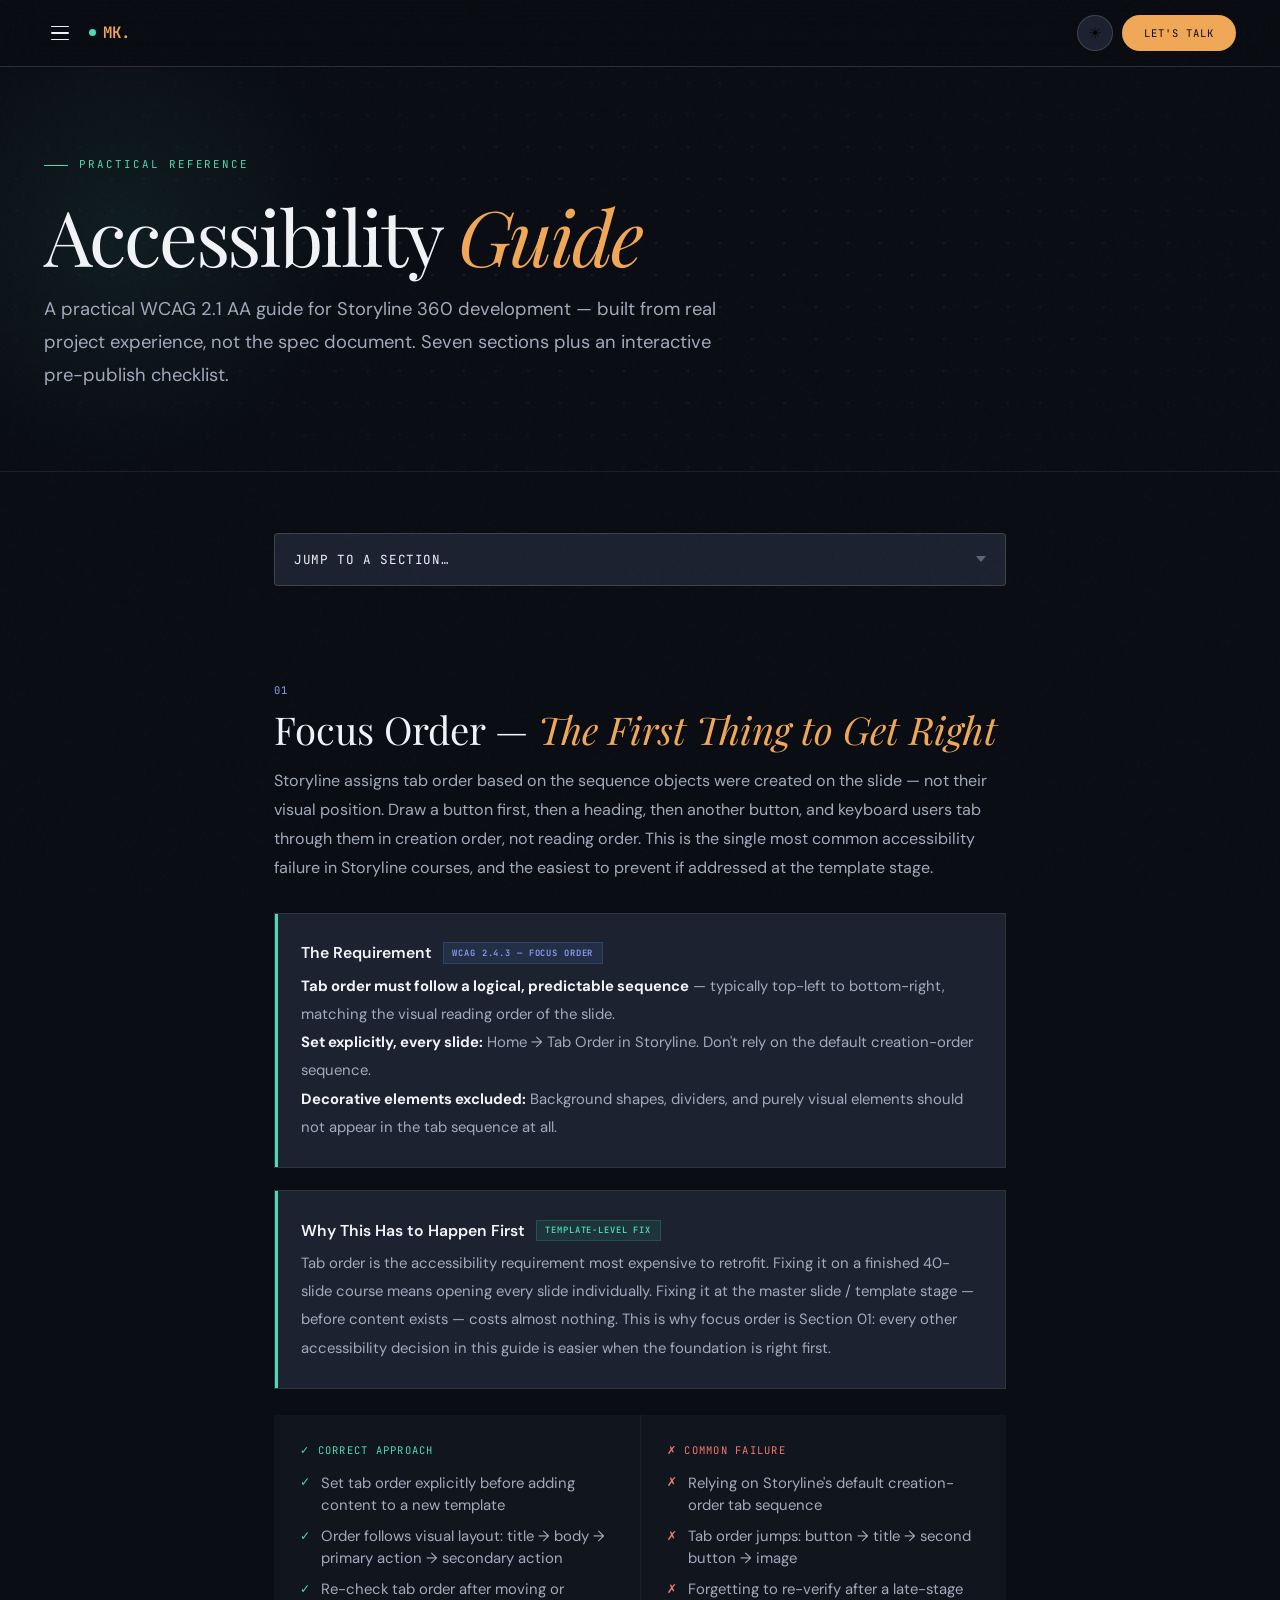
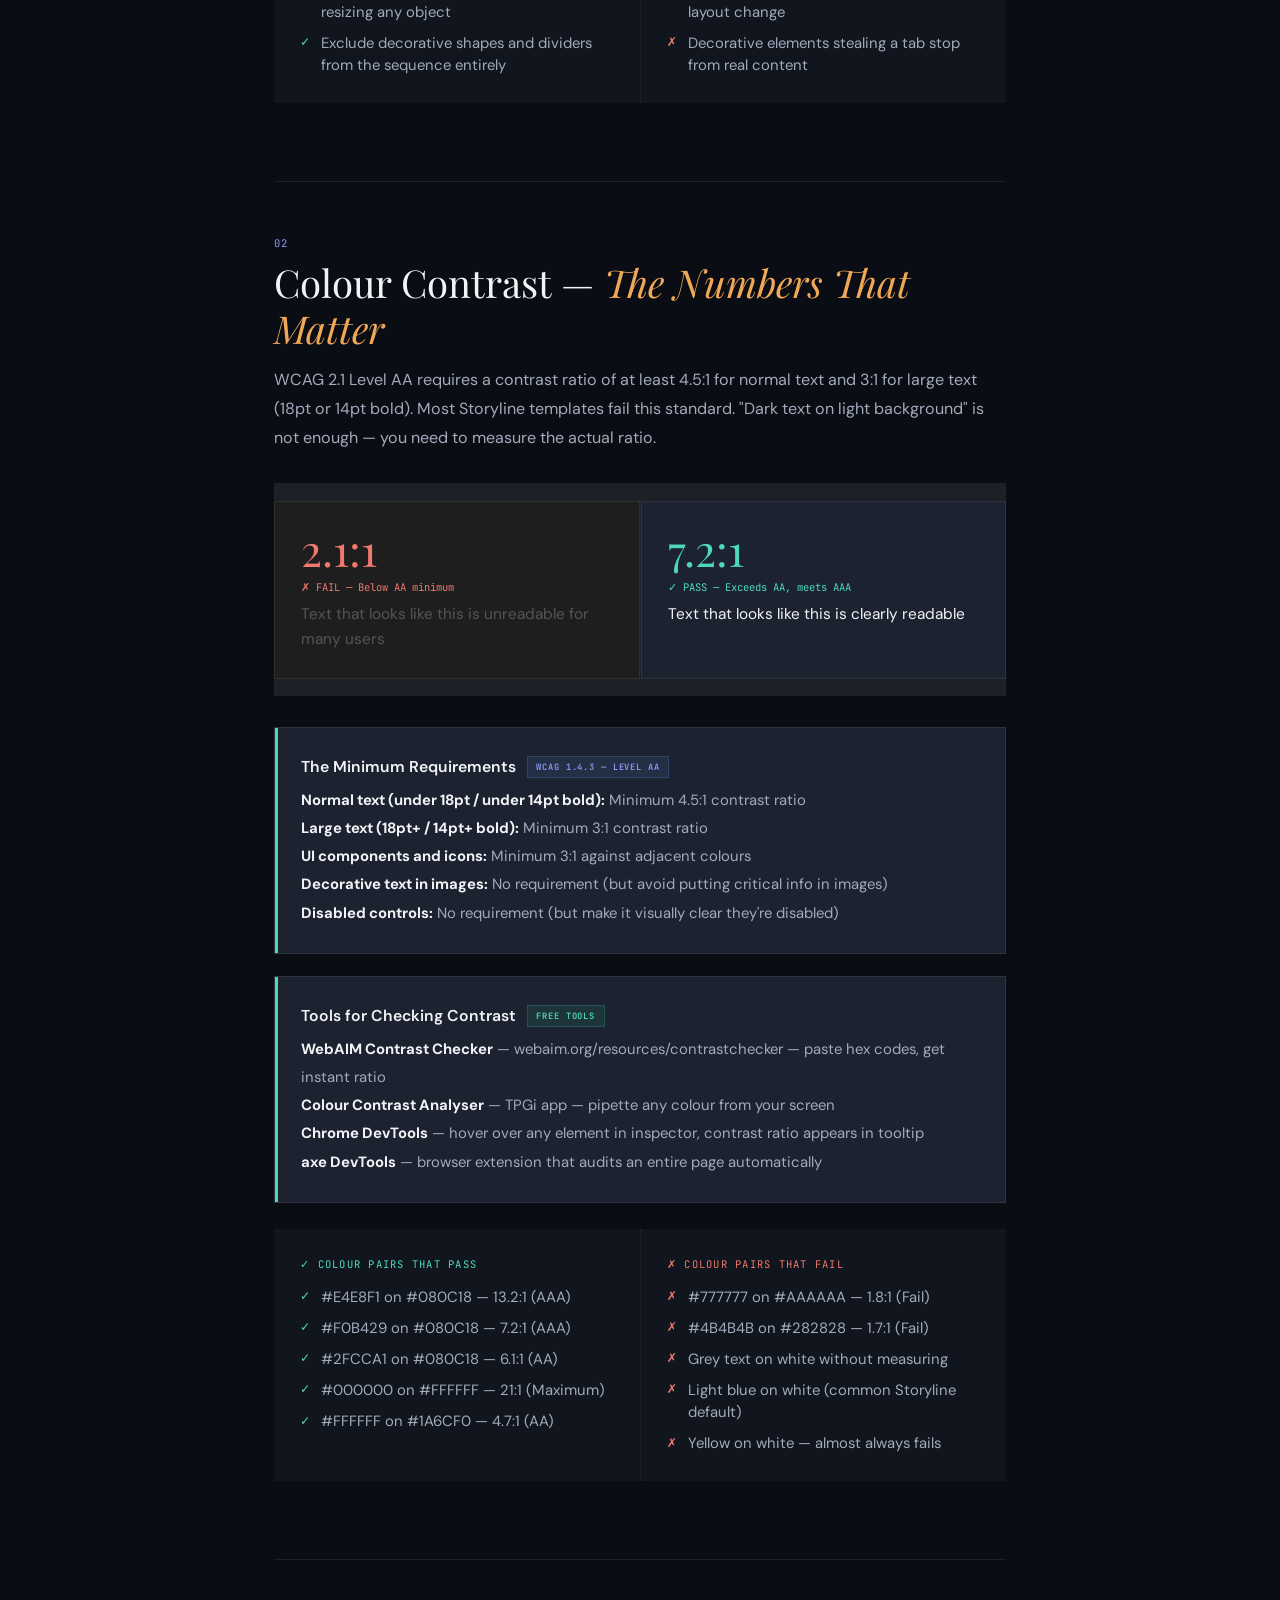
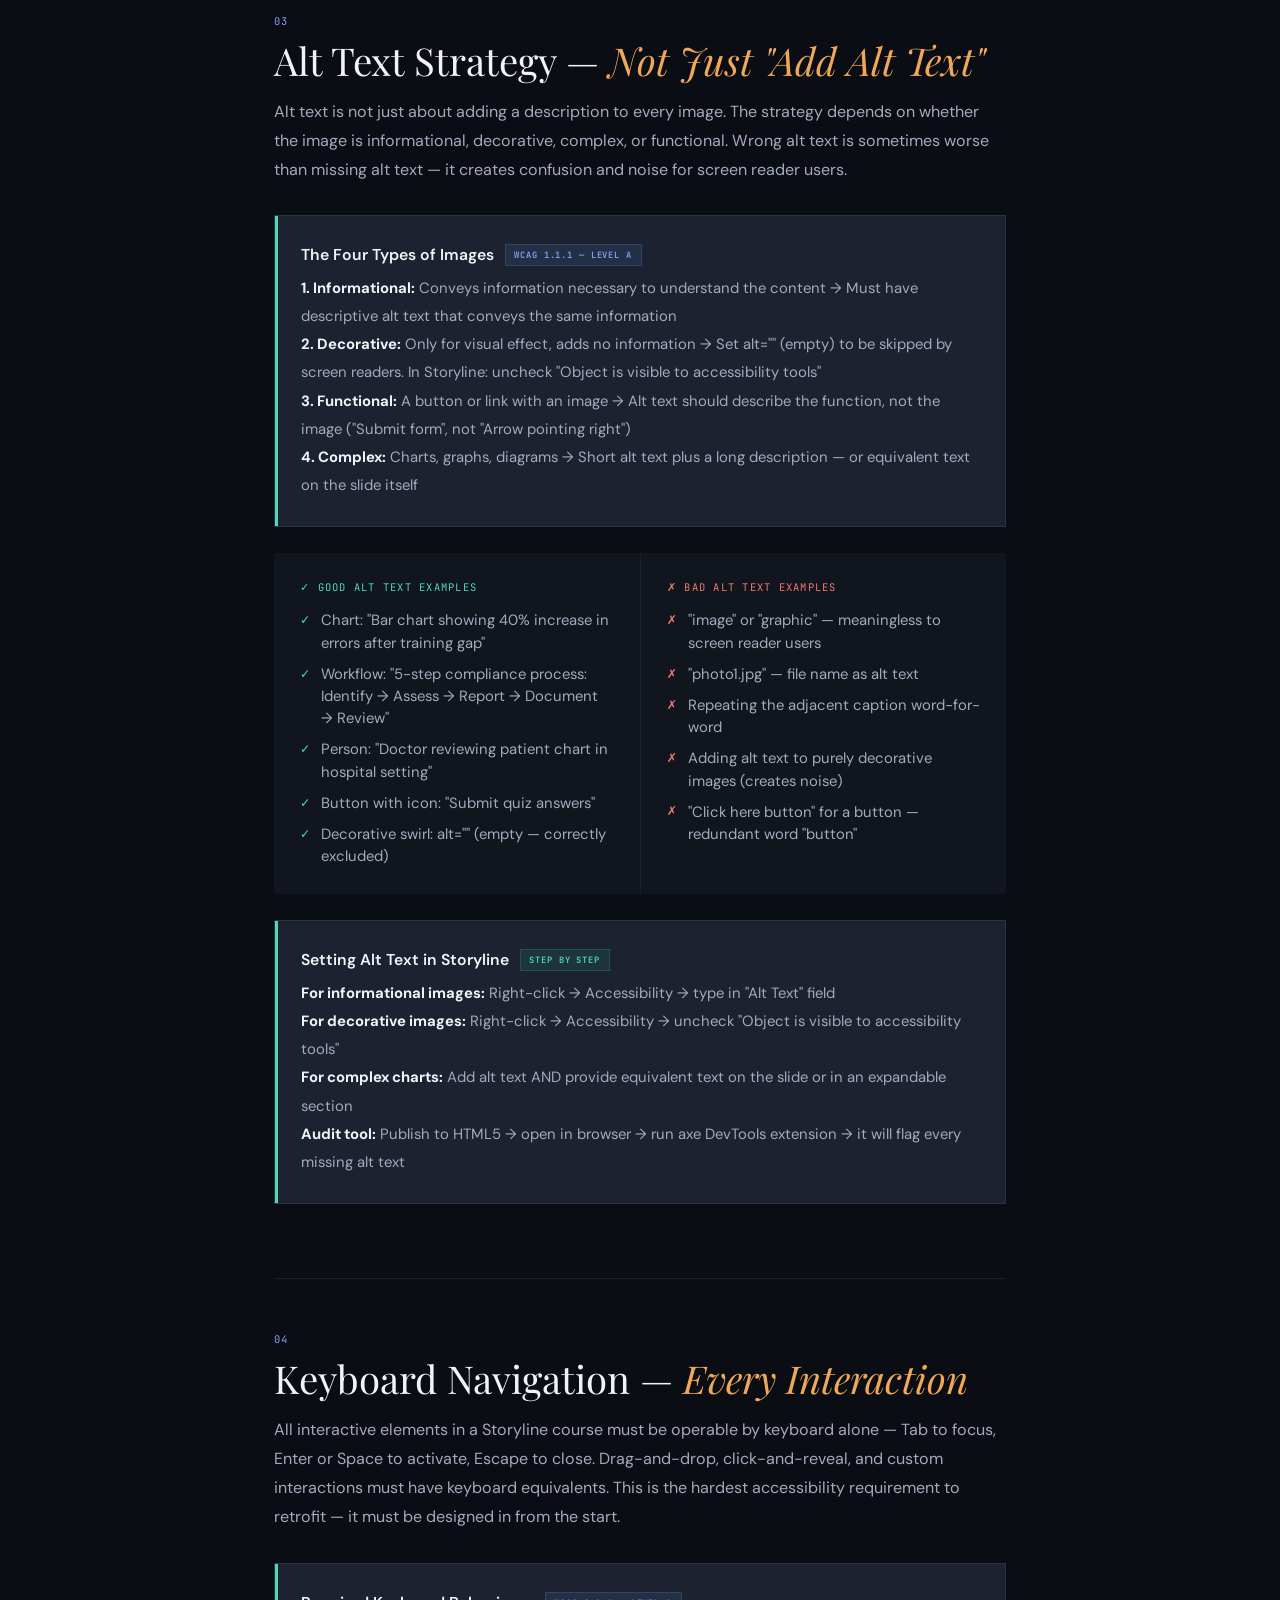
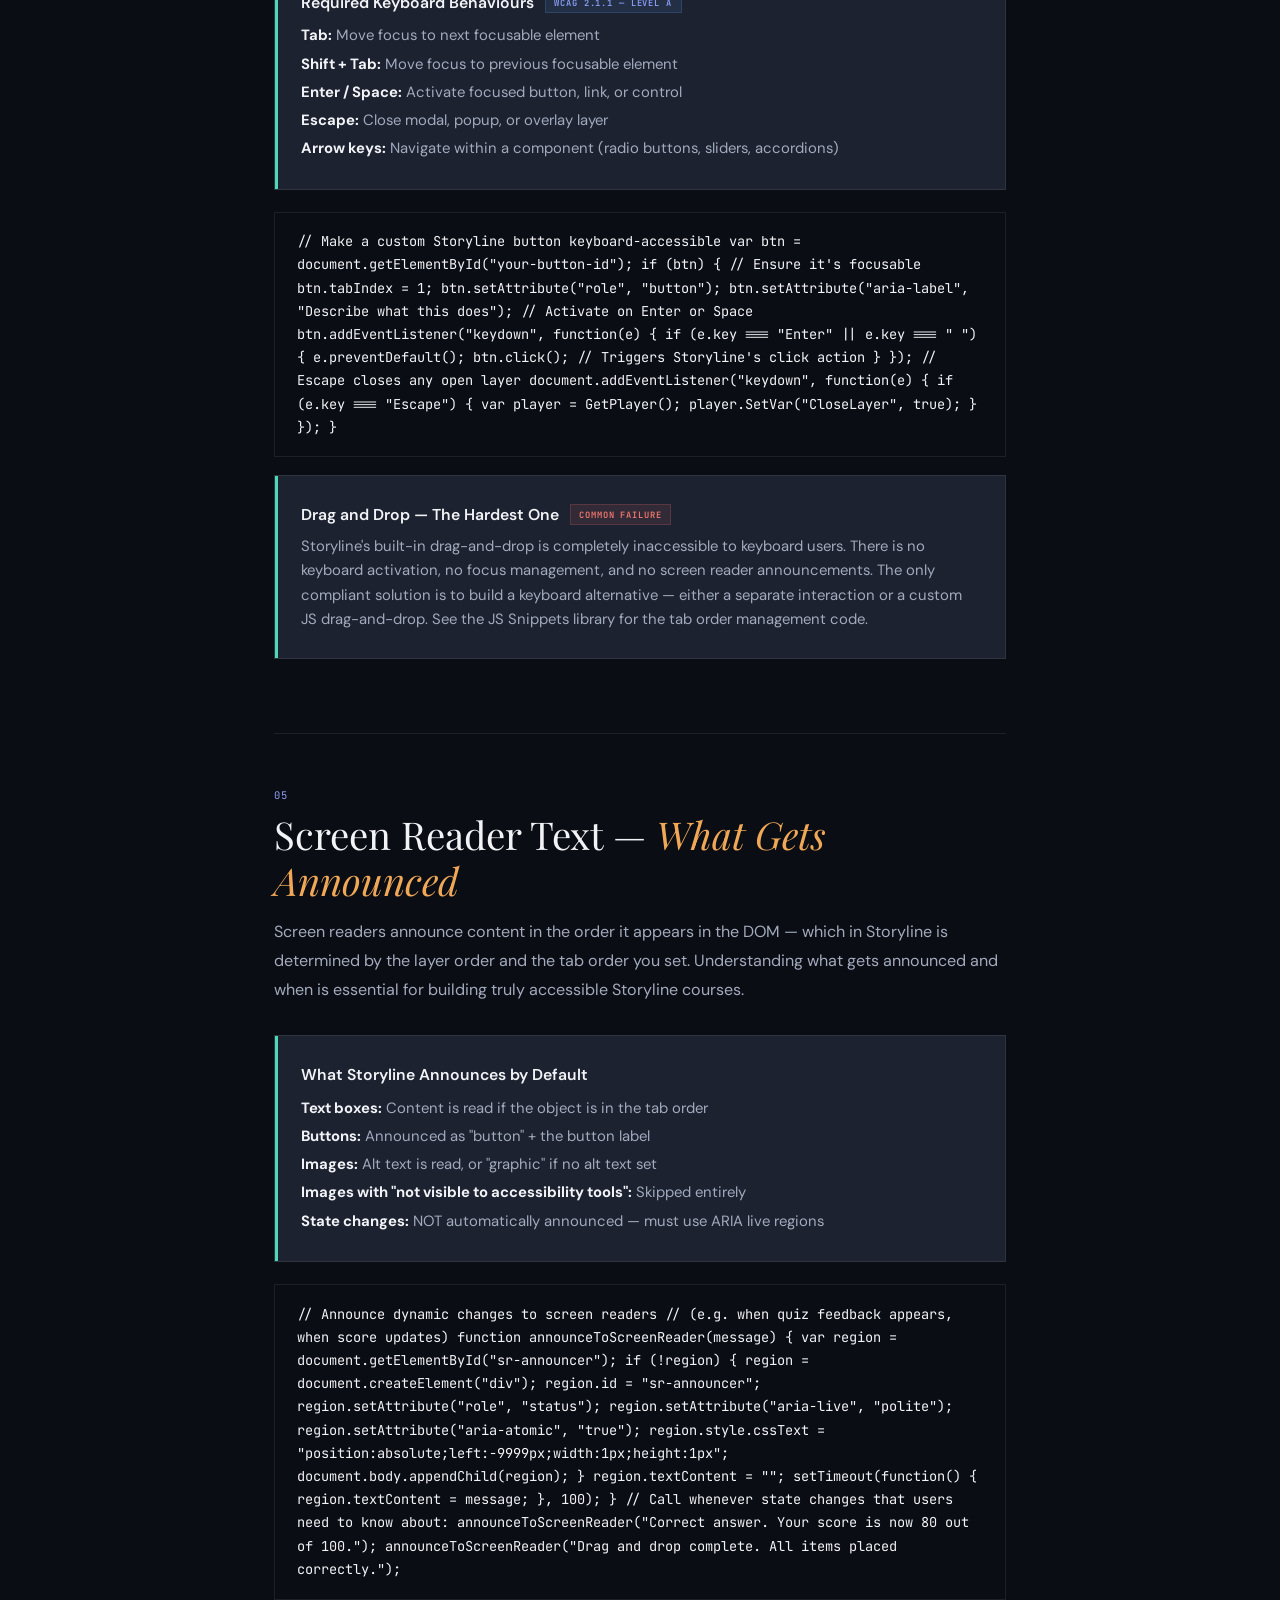
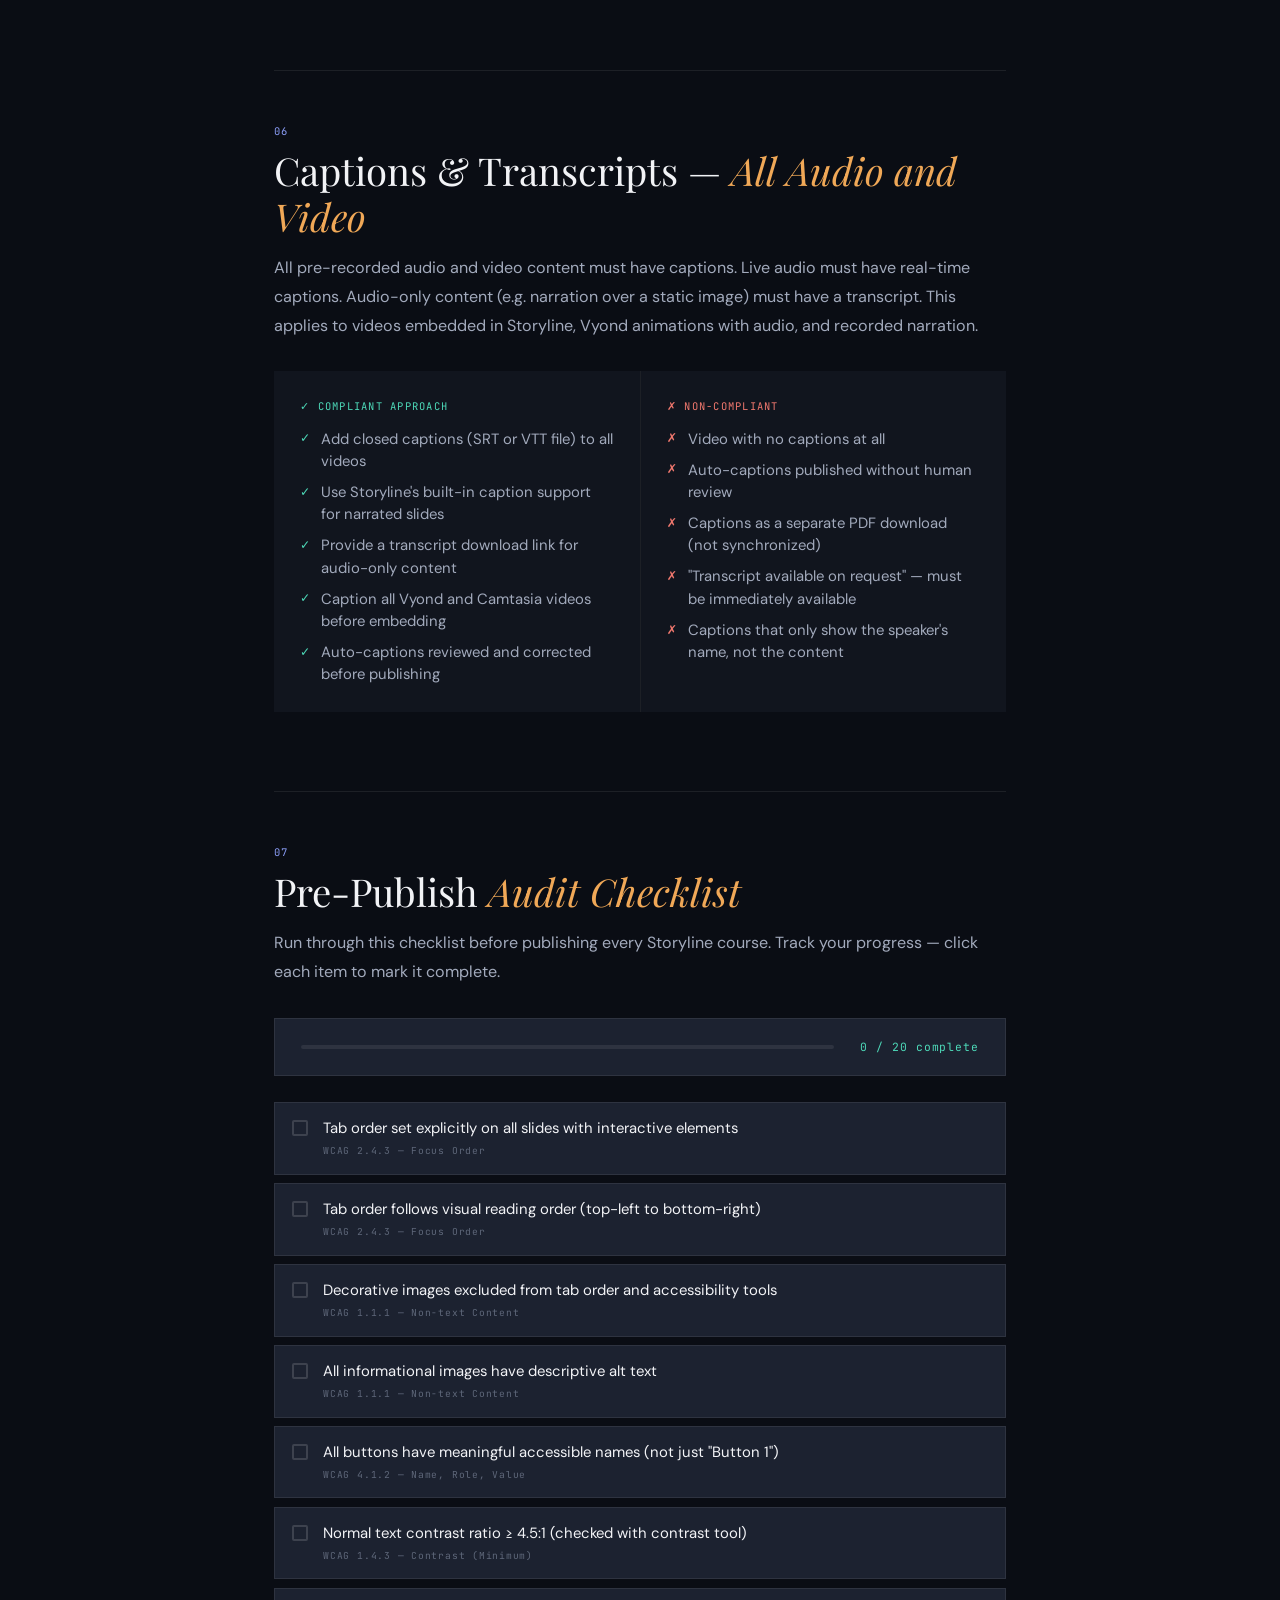
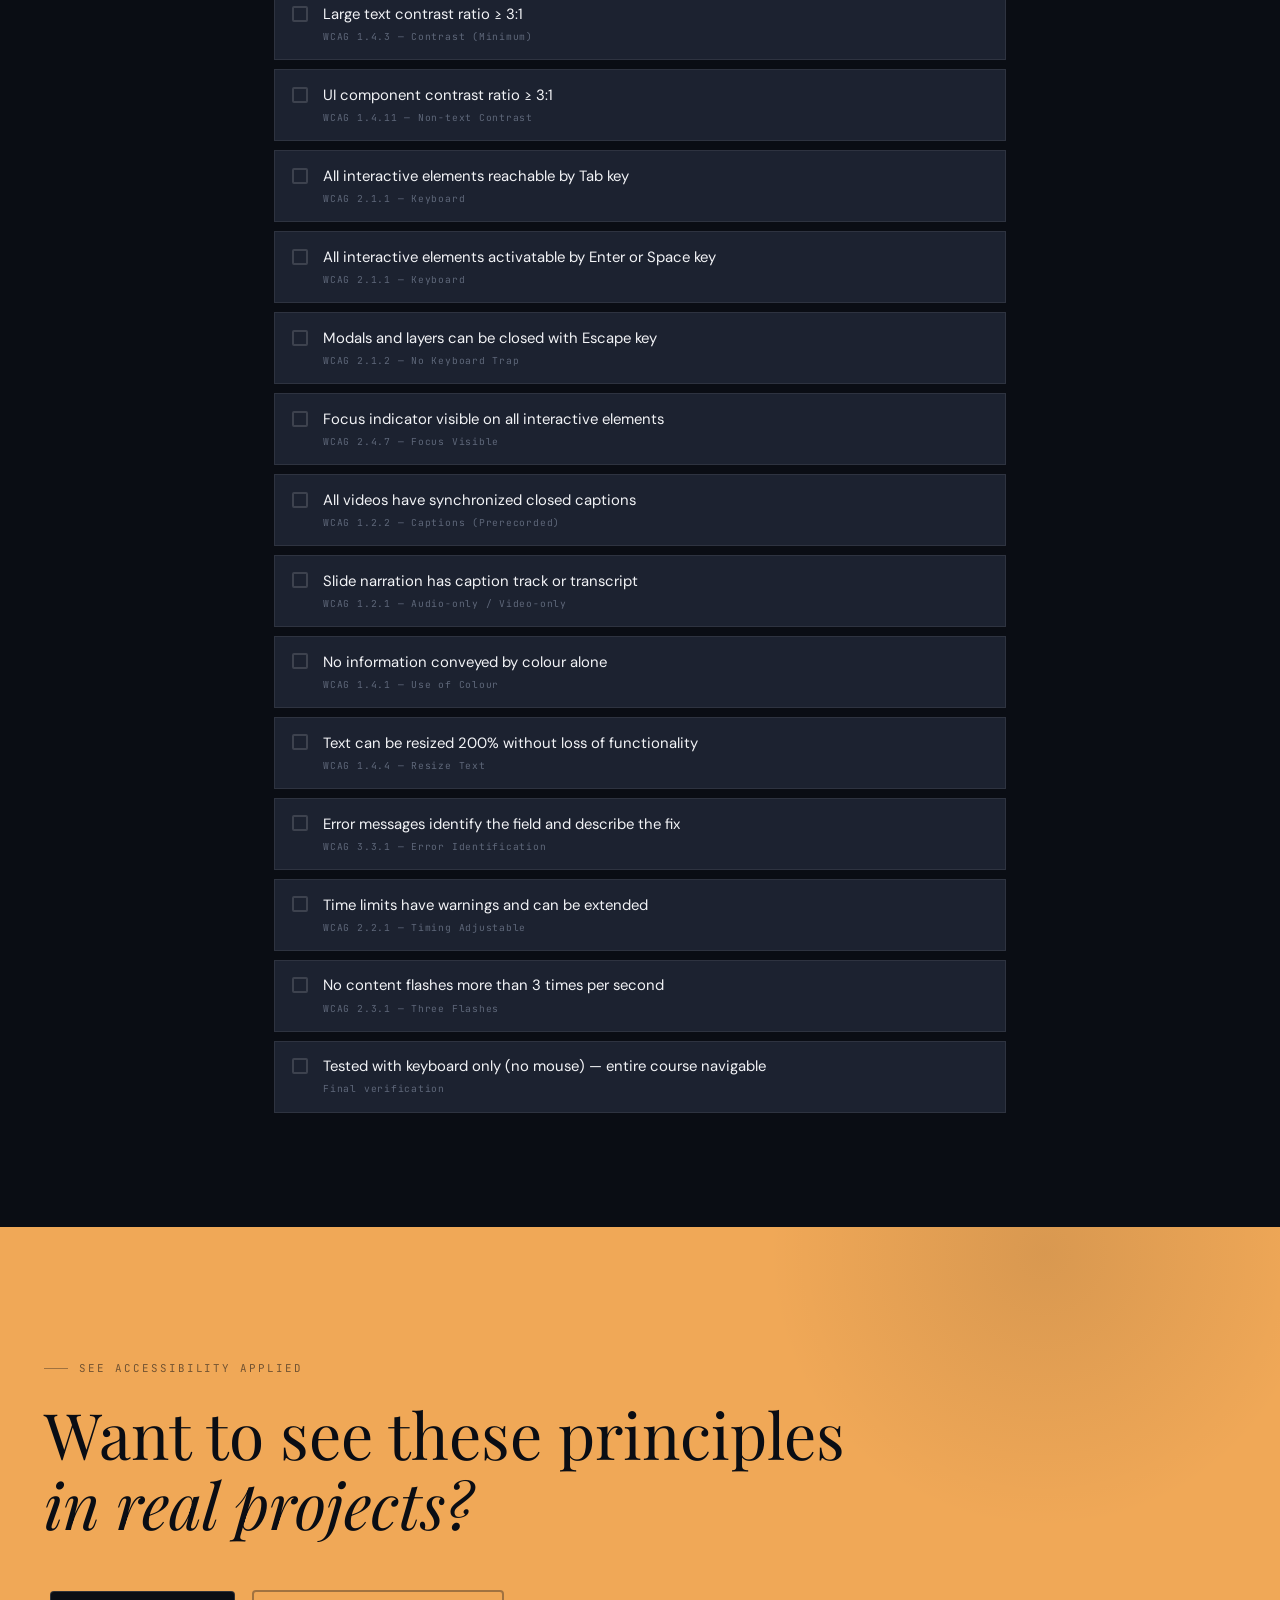
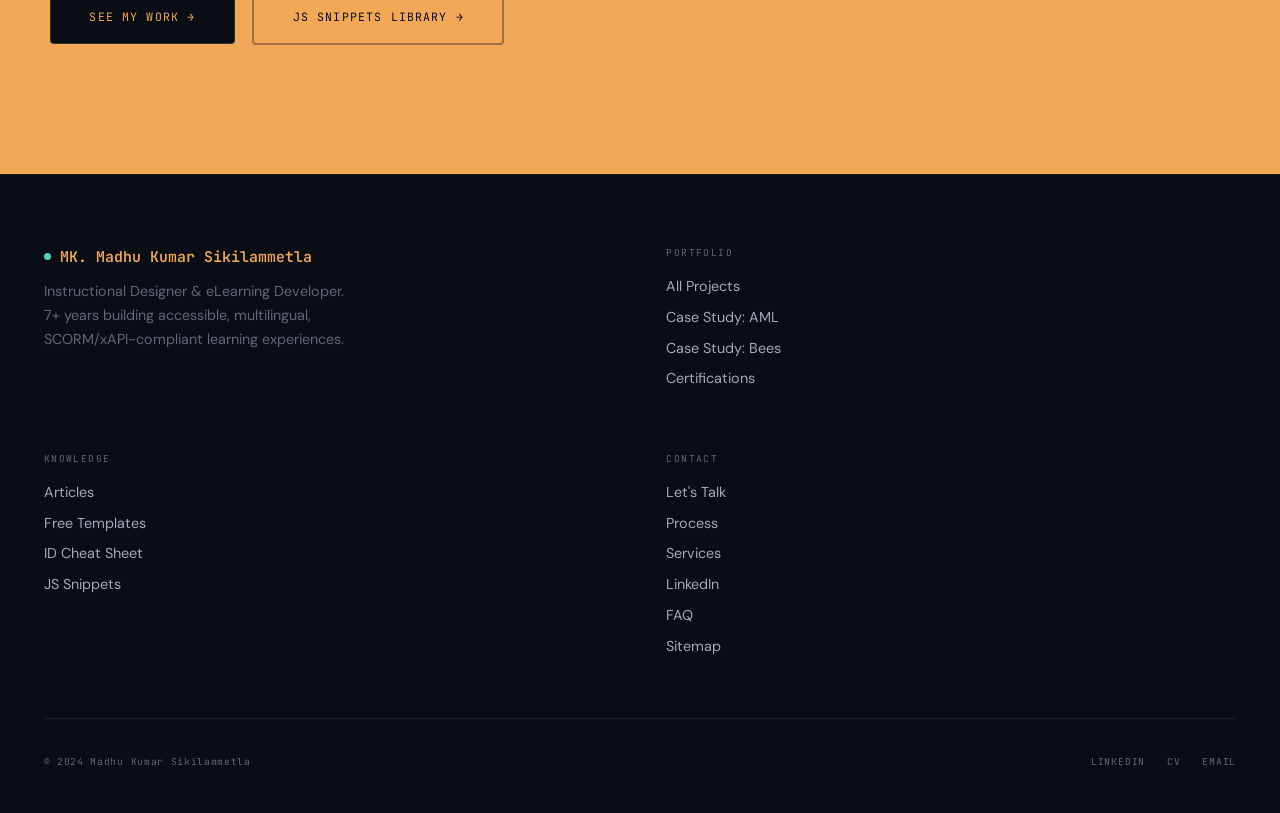
<file: accessibility-guide.html>
<!DOCTYPE html>
<html lang="en" data-theme="dark">
<head>
<meta charset="UTF-8"><meta name="viewport" content="width=device-width,initial-scale=1">
<title>Accessibility Guide | Madhu Kumar Sikilammetla</title>
<link rel="stylesheet" href="style.css">
<style>
.guide-content{padding:3.5rem var(--ph);max-width:820px;margin:0 auto}
.guide-section{padding:3rem 0;border-bottom:1px solid var(--border)}
.guide-section:first-child{padding-top:0}
.guide-section:last-child{border-bottom:none}
.gs-num{font-family:var(--mono);font-size:.6rem;letter-spacing:.15em;color:var(--blue);margin-bottom:.4rem}
.gs-title{font-family:var(--serif);font-size:clamp(1.6rem,3vw,2.2rem);font-weight:400;color:var(--text);margin-bottom:.85rem;line-height:1.2}
.gs-title em{font-style:italic;color:var(--gold)}
.gs-intro{font-family:var(--sans);font-size:.92rem;line-height:1.8;color:var(--text2);margin-bottom:1.75rem}
.gs-rule{background:var(--surface);border:1px solid var(--border);padding:1.5rem;margin-bottom:1.25rem;position:relative}
.gs-rule::before{content:'';position:absolute;top:0;left:0;width:3px;height:100%;background:var(--teal)}
.gs-rule-title{font-family:var(--sans);font-size:.9rem;font-weight:600;color:var(--text);margin-bottom:.35rem;display:flex;align-items:center;gap:.6rem}
.gs-rule-title .badge{font-family:var(--mono);font-size:.5rem;letter-spacing:.1em;text-transform:uppercase;padding:.15rem .5rem}
.badge-pass{background:rgba(47,204,161,.1);color:var(--teal);border:1px solid rgba(47,204,161,.2)}
.badge-fail{background:rgba(240,107,107,.1);color:var(--red);border:1px solid rgba(240,107,107,.2)}
.badge-wcag{background:rgba(91,156,246,.1);color:var(--blue);border:1px solid rgba(91,156,246,.2)}
.gs-rule-body{font-family:var(--sans);font-size:.85rem;color:var(--text2);line-height:1.65}
.gs-code{background:var(--bg);border:1px solid var(--border);padding:1rem 1.25rem;font-family:var(--mono);font-size:.78rem;line-height:1.7;color:var(--text);overflow-x:auto;margin:1rem 0}
.gs-do-dont{display:grid;grid-template-columns:1fr 1fr;gap:1px;background:var(--border);margin:1.5rem 0}
.gs-do,.gs-dont{padding:1.5rem;background:var(--bg2)}
.gs-do-title{font-family:var(--mono);font-size:.6rem;letter-spacing:.12em;text-transform:uppercase;color:var(--teal);margin-bottom:.75rem;display:flex;align-items:center;gap:.4rem}
.gs-dont-title{font-family:var(--mono);font-size:.6rem;letter-spacing:.12em;text-transform:uppercase;color:var(--red);margin-bottom:.75rem;display:flex;align-items:center;gap:.4rem}
.gs-list{list-style:none;display:flex;flex-direction:column;gap:.5rem}
.gs-list li{font-family:var(--sans);font-size:.85rem;color:var(--text2);display:flex;align-items:flex-start;gap:.6rem;line-height:1.5}
.gs-list li::before{font-size:.7rem;flex-shrink:0;margin-top:.1rem}
.gs-do .gs-list li::before{content:'✓';color:var(--teal)}
.gs-dont .gs-list li::before{content:'✗';color:var(--red)}
.checklist{display:flex;flex-direction:column;gap:.5rem;margin-top:1rem}
.chk-item{display:flex;align-items:flex-start;gap:.85rem;padding:.85rem 1rem;background:var(--surface);border:1px solid var(--border);cursor:pointer;transition:background .2s;user-select:none}
.chk-item:hover{background:var(--surface2)}
.chk-item.done{opacity:.6}
.chk-box{width:16px;height:16px;border:2px solid var(--border2);border-radius:2px;display:flex;align-items:center;justify-content:center;flex-shrink:0;margin-top:.1rem;transition:all .2s}
.chk-item.done .chk-box{background:var(--teal);border-color:var(--teal);color:#fff;font-size:.65rem}
.chk-label{font-family:var(--sans);font-size:.85rem;color:var(--text);line-height:1.45}
.chk-item.done .chk-label{text-decoration:line-through;color:var(--muted)}
.chk-sc{font-family:var(--mono);font-size:.55rem;letter-spacing:.08em;color:var(--muted);margin-top:.2rem}
.progress-band{background:var(--surface);border:1px solid var(--border);padding:1.1rem 1.5rem;margin-bottom:1.5rem;display:flex;align-items:center;gap:1.5rem}
.prog-track{flex:1;height:4px;background:var(--border);overflow:hidden;border-radius:2px}
.prog-fill{height:100%;background:var(--teal);transition:width .4s ease;border-radius:2px}
.prog-text{font-family:var(--mono);font-size:.65rem;letter-spacing:.08em;color:var(--teal);white-space:nowrap}
.contrast-demo{padding:1.5rem;margin:1rem 0;border:1px solid var(--border)}
.contrast-ratio-big{font-family:var(--serif);font-size:2.5rem;font-weight:300;line-height:1}
.ratio-pass{color:var(--teal)}.ratio-fail{color:var(--red)}
@media(max-width:860px){.guide-content{padding:2.5rem var(--ph)}.gs-do-dont{grid-template-columns:1fr}}
.guide-nav-mobile{margin-bottom:2.5rem}
.guide-nav-mobile select{width:100%;font-family:var(--mono);font-size:.72rem;letter-spacing:.05em;text-transform:uppercase;background:var(--surface);border:1.5px solid var(--border2);color:var(--text);padding:.95rem 1.1rem;border-radius:4px;appearance:none;-webkit-appearance:none;cursor:pointer;background-image:url("data:image/svg+xml,%3Csvg xmlns='http://www.w3.org/2000/svg' width='10' height='6'%3E%3Cpath d='M0 0l5 6 5-6z' fill='%235E6779'/%3E%3C/svg%3E");background-repeat:no-repeat;background-position:right 1.1rem center}
.guide-nav-mobile select:focus{outline:none;border-color:var(--gold)}
</style>
</head>
<body>
<div class="progress-bar"></div>
<button class="btt" aria-label="Back to top">↑</button>
<nav>
  <button class="nav-ham" aria-label="Open menu"><span></span><span></span><span></span></button>
  <a class="nav-logo" href="index.html"><span class="logo-pulse"></span>MK.</a>
  <div class="nav-spacer"></div>
  <ul class="nav-links">
    <li>
      <button>Work <span class="nav-chevron">▾</span></button>
      <div class="nav-dd">
        <a href="work.html"><span class="dd-icon">🗂️</span>All Projects</a>
        <a href="case-study-aml.html"><span class="dd-icon">📋</span>Case Study: AML</a>
        <a href="case-study-bees.html"><span class="dd-icon">🐝</span>Case Study: Bees</a>
      </div>
    </li>
    <li>
      <button>About <span class="nav-chevron">▾</span></button>
      <div class="nav-dd">
        <a href="about.html"><span class="dd-icon">👤</span>About Me</a>
        <a href="buzz.html"><span class="dd-icon">💬</span>Buzz &amp; Testimonials</a>
        <a href="certifications.html"><span class="dd-icon">🎓</span>Certifications</a>
      </div>
    </li>
    <li><a href="process.html">Process</a></li>
    <li><a href="services.html">Services</a></li>
    <li>
      <button>Knowledge <span class="nav-chevron">▾</span></button>
      <div class="nav-dd">
        <a href="articles.html"><span class="dd-icon">✍️</span>Articles</a>
        <a href="id-frameworks.html"><span class="dd-icon">🧭</span>ID Cheat Sheet</a>
        <a href="resources.html"><span class="dd-icon">📦</span>Free Resources</a>
        <a href="glossary.html"><span class="dd-icon">📖</span>Glossary</a>
        <a href="sitemap.html"><span class="dd-icon">🗺️</span>Sitemap</a>
      </div>
    </li>
    <li>
      <button>Tools <span class="nav-chevron">▾</span></button>
      <div class="nav-mega">
        <div class="nav-mega-col">
          <span class="nav-mega-title">AI &amp; Demos</span>
          <a href="ai-analyzer.html"><span class="dd-icon">🤖</span>AI Course Analyzer<span class="dd-new">New</span></a>
          <a href="lms-demo.html"><span class="dd-icon">🎓</span>LMS Demo</a>
          <a href="demo-xapi.html"><span class="dd-icon">📡</span>xAPI Demo</a>
          <a href="demo-storyboard.html"><span class="dd-icon">🗂️</span>Storyboard Gen</a>
          <a href="demo-template.html"><span class="dd-icon">🔧</span>Patterns</a>
        </div>
        <div class="nav-mega-col">
          <span class="nav-mega-title">Reference Tools</span>
          <a href="sl-snippets.html"><span class="dd-icon">⚡</span>JS Snippets</a>
          <a href="accessibility-guide.html"><span class="dd-icon">♿</span>A11y Guide</a>
          <a href="effort-estimator.html"><span class="dd-icon">📊</span>Effort Estimator</a>
          <a href="spot-the-bug.html"><span class="dd-icon">🐛</span>Spot the Bug</a>
          <a href="id-model-selector.html"><span class="dd-icon">🧭</span>ID Selector</a>
        </div>
      </div>
    </li>
  </ul>
  <button class="theme-toggle" onclick="toggleTheme()" aria-label="Toggle theme">☀️</button>
  <a href="contact.html" class="nav-cta">Let's Talk</a>
</nav>
<div class="mobile-menu">
  <span class="mob-section-title">Portfolio</span>
  <a href="index.html"><span class="dd-icon">🏠</span>Home</a>
  <a href="work.html"><span class="dd-icon">🗂️</span>All Projects</a>
  <a href="case-study-aml.html"><span class="dd-icon">📋</span>Case Study: AML</a>
  <a href="case-study-bees.html"><span class="dd-icon">🐝</span>Case Study: Bees</a>
  <span class="mob-section-title">About</span>
  <a href="about.html"><span class="dd-icon">👤</span>About Me</a>
  <a href="buzz.html"><span class="dd-icon">💬</span>Buzz &amp; Testimonials</a>
  <a href="certifications.html"><span class="dd-icon">🎓</span>Certifications</a>
  <span class="mob-section-title">Services</span>
  <a href="process.html"><span class="dd-icon">⚙️</span>Process</a>
  <a href="services.html"><span class="dd-icon">📋</span>Services</a>
  <span class="mob-section-title">Knowledge</span>
  <a href="articles.html"><span class="dd-icon">✍️</span>Articles</a>
  <a href="id-frameworks.html"><span class="dd-icon">🧭</span>ID Cheat Sheet</a>
  <a href="resources.html"><span class="dd-icon">📦</span>Free Resources</a>
  <a href="glossary.html"><span class="dd-icon">📖</span>Glossary</a>
  <span class="mob-section-title">Tools &amp; Demos</span>
  <a href="ai-analyzer.html"><span class="dd-icon">🤖</span>AI Course Analyzer</a>
  <a href="sl-snippets.html"><span class="dd-icon">⚡</span>JS Snippets</a>
  <a href="lms-demo.html"><span class="dd-icon">🎓</span>LMS Demo</a>
  <a href="accessibility-guide.html"><span class="dd-icon">♿</span>A11y Guide</a>
  <a href="effort-estimator.html"><span class="dd-icon">📊</span>Effort Estimator</a>
  <a href="spot-the-bug.html"><span class="dd-icon">🐛</span>Spot the Bug</a>
  <a href="demo-xapi.html"><span class="dd-icon">📡</span>xAPI Demo</a>
  <a href="demo-storyboard.html"><span class="dd-icon">🗂️</span>Storyboard Gen</a>
  <a href="id-model-selector.html"><span class="dd-icon">🧭</span>ID Selector</a>
  <a href="demo-template.html"><span class="dd-icon">🔧</span>Patterns</a>
  <span class="mob-section-title">Contact</span>
  <a href="faq.html"><span class="dd-icon">❓</span>FAQ</a>
  <a href="sitemap.html"><span class="dd-icon">🗺️</span>Sitemap</a>
  <a href="contact.html"><span class="dd-icon">✉️</span>Let's Talk</a>
</div>

<div class="page-hero">
  <div class="hero-bg-dots"></div>
  <div class="hero-glow" style="top:-20%;right:-10%;width:500px;height:500px;background:radial-gradient(circle,rgba(77,217,184,.08) 0%,transparent 65%)"></div>
  <div class="eyebrow reveal t">Practical Reference</div>
  <h1 class="display-xl reveal d1">Accessibility <em>Guide</em></h1>
  <p style="font-family:var(--sans);font-size:1.05rem;color:var(--text2);max-width:680px;margin-top:1.1rem;line-height:1.8" class="reveal d2">A practical WCAG 2.1 AA guide for Storyline 360 development — built from real project experience, not the spec document. Seven sections plus an interactive pre-publish checklist.</p>
</div>

<div class="guide-content">
    <div class="guide-nav-mobile">
      <select onchange="if(this.value)location.hash=this.value" aria-label="Jump to section">
        <option value="">Jump to a section…</option>
        <option value="#s1">01 — Focus Order</option>
        <option value="#s2">02 — Colour Contrast</option>
        <option value="#s3">03 — Alt Text Strategy</option>
        <option value="#s4">04 — Keyboard Navigation</option>
        <option value="#s5">05 — Screen Reader Text</option>
        <option value="#s6">06 — Captions &amp; Transcripts</option>
        <option value="#s7">07 — Audit Checklist</option>
      </select>
    </div>

    <!-- SECTION 1: FOCUS ORDER -->
    <div class="guide-section" id="s1">
      <div class="gs-num">01</div>
      <h2 class="gs-title">Focus Order — <em>The First Thing to Get Right</em></h2>
      <p class="gs-intro">Storyline assigns tab order based on the sequence objects were created on the slide — not their visual position. Draw a button first, then a heading, then another button, and keyboard users tab through them in creation order, not reading order. This is the single most common accessibility failure in Storyline courses, and the easiest to prevent if addressed at the template stage.</p>

      <div class="gs-rule">
        <div class="gs-rule-title">The Requirement <span class="badge badge-wcag">WCAG 2.4.3 — Focus Order</span></div>
        <div class="gs-rule-body" style="line-height:1.9">
          <strong style="color:var(--text)">Tab order must follow a logical, predictable sequence</strong> — typically top-left to bottom-right, matching the visual reading order of the slide.<br>
          <strong style="color:var(--text)">Set explicitly, every slide:</strong> Home → Tab Order in Storyline. Don't rely on the default creation-order sequence.<br>
          <strong style="color:var(--text)">Decorative elements excluded:</strong> Background shapes, dividers, and purely visual elements should not appear in the tab sequence at all.
        </div>
      </div>

      <div class="gs-rule">
        <div class="gs-rule-title">Why This Has to Happen First <span class="badge badge-pass">Template-Level Fix</span></div>
        <div class="gs-rule-body" style="line-height:1.9">
          Tab order is the accessibility requirement most expensive to retrofit. Fixing it on a finished 40-slide course means opening every slide individually. Fixing it at the master slide / template stage — before content exists — costs almost nothing. This is why focus order is Section 01: every other accessibility decision in this guide is easier when the foundation is right first.
        </div>
      </div>

      <div class="gs-do-dont">
        <div class="gs-do">
          <div class="gs-do-title">✓ Correct Approach</div>
          <ul class="gs-list">
            <li>Set tab order explicitly before adding content to a new template</li>
            <li>Order follows visual layout: title → body → primary action → secondary action</li>
            <li>Re-check tab order after moving or resizing any object</li>
            <li>Exclude decorative shapes and dividers from the sequence entirely</li>
          </ul>
        </div>
        <div class="gs-dont">
          <div class="gs-dont-title">✗ Common Failure</div>
          <ul class="gs-list">
            <li>Relying on Storyline's default creation-order tab sequence</li>
            <li>Tab order jumps: button → title → second button → image</li>
            <li>Forgetting to re-verify after a late-stage layout change</li>
            <li>Decorative elements stealing a tab stop from real content</li>
          </ul>
        </div>
      </div>
    </div>

    <!-- SECTION 2: COLOUR CONTRAST -->
    <div class="guide-section" id="s2">
      <div class="gs-num">02</div>
      <h2 class="gs-title">Colour Contrast — <em>The Numbers That Matter</em></h2>
      <p class="gs-intro">WCAG 2.1 Level AA requires a contrast ratio of at least 4.5:1 for normal text and 3:1 for large text (18pt or 14pt bold). Most Storyline templates fail this standard. "Dark text on light background" is not enough — you need to measure the actual ratio.</p>

      <div style="display:grid;grid-template-columns:1fr 1fr;gap:1px;background:var(--border);margin-bottom:1.75rem">
        <div class="contrast-demo" style="background:#1e1e1e">
          <div class="contrast-ratio-big ratio-fail">2.1:1</div>
          <div style="font-family:var(--mono);font-size:.6rem;color:var(--red);margin:.4rem 0">✗ FAIL — Below AA minimum</div>
          <div style="color:#555;font-family:var(--sans);font-size:.88rem">Text that looks like this is unreadable for many users</div>
        </div>
        <div class="contrast-demo" style="background:var(--surface)">
          <div class="contrast-ratio-big ratio-pass">7.2:1</div>
          <div style="font-family:var(--mono);font-size:.6rem;color:var(--teal);margin:.4rem 0">✓ PASS — Exceeds AA, meets AAA</div>
          <div style="color:var(--text);font-family:var(--sans);font-size:.88rem">Text that looks like this is clearly readable</div>
        </div>
      </div>

      <div class="gs-rule">
        <div class="gs-rule-title">The Minimum Requirements <span class="badge badge-wcag">WCAG 1.4.3 — Level AA</span></div>
        <div class="gs-rule-body" style="line-height:1.9">
          <strong style="color:var(--text)">Normal text (under 18pt / under 14pt bold):</strong> Minimum 4.5:1 contrast ratio<br>
          <strong style="color:var(--text)">Large text (18pt+ / 14pt+ bold):</strong> Minimum 3:1 contrast ratio<br>
          <strong style="color:var(--text)">UI components and icons:</strong> Minimum 3:1 against adjacent colours<br>
          <strong style="color:var(--text)">Decorative text in images:</strong> No requirement (but avoid putting critical info in images)<br>
          <strong style="color:var(--text)">Disabled controls:</strong> No requirement (but make it visually clear they're disabled)
        </div>
      </div>

      <div class="gs-rule">
        <div class="gs-rule-title">Tools for Checking Contrast <span class="badge badge-pass">Free Tools</span></div>
        <div class="gs-rule-body" style="line-height:1.9">
          <strong style="color:var(--text)">WebAIM Contrast Checker</strong> — webaim.org/resources/contrastchecker — paste hex codes, get instant ratio<br>
          <strong style="color:var(--text)">Colour Contrast Analyser</strong> — TPGi app — pipette any colour from your screen<br>
          <strong style="color:var(--text)">Chrome DevTools</strong> — hover over any element in inspector, contrast ratio appears in tooltip<br>
          <strong style="color:var(--text)">axe DevTools</strong> — browser extension that audits an entire page automatically
        </div>
      </div>

      <div class="gs-do-dont">
        <div class="gs-do">
          <div class="gs-do-title">✓ Colour Pairs That Pass</div>
          <ul class="gs-list">
            <li>#E4E8F1 on #080C18 — 13.2:1 (AAA)</li>
            <li>#F0B429 on #080C18 — 7.2:1 (AAA)</li>
            <li>#2FCCA1 on #080C18 — 6.1:1 (AA)</li>
            <li>#000000 on #FFFFFF — 21:1 (Maximum)</li>
            <li>#FFFFFF on #1A6CF0 — 4.7:1 (AA)</li>
          </ul>
        </div>
        <div class="gs-dont">
          <div class="gs-dont-title">✗ Colour Pairs That Fail</div>
          <ul class="gs-list">
            <li>#777777 on #AAAAAA — 1.8:1 (Fail)</li>
            <li>#4B4B4B on #282828 — 1.7:1 (Fail)</li>
            <li>Grey text on white without measuring</li>
            <li>Light blue on white (common Storyline default)</li>
            <li>Yellow on white — almost always fails</li>
          </ul>
        </div>
      </div>
    </div>

    <!-- SECTION 3: ALT TEXT -->
    <div class="guide-section" id="s3">
      <div class="gs-num">03</div>
      <h2 class="gs-title">Alt Text Strategy — <em>Not Just "Add Alt Text"</em></h2>
      <p class="gs-intro">Alt text is not just about adding a description to every image. The strategy depends on whether the image is informational, decorative, complex, or functional. Wrong alt text is sometimes worse than missing alt text — it creates confusion and noise for screen reader users.</p>

      <div class="gs-rule">
        <div class="gs-rule-title">The Four Types of Images <span class="badge badge-wcag">WCAG 1.1.1 — Level A</span></div>
        <div class="gs-rule-body" style="line-height:1.9">
          <strong style="color:var(--text)">1. Informational:</strong> Conveys information necessary to understand the content → Must have descriptive alt text that conveys the same information<br>
          <strong style="color:var(--text)">2. Decorative:</strong> Only for visual effect, adds no information → Set alt="" (empty) to be skipped by screen readers. In Storyline: uncheck "Object is visible to accessibility tools"<br>
          <strong style="color:var(--text)">3. Functional:</strong> A button or link with an image → Alt text should describe the function, not the image ("Submit form", not "Arrow pointing right")<br>
          <strong style="color:var(--text)">4. Complex:</strong> Charts, graphs, diagrams → Short alt text plus a long description — or equivalent text on the slide itself
        </div>
      </div>

      <div class="gs-do-dont">
        <div class="gs-do">
          <div class="gs-do-title">✓ Good Alt Text Examples</div>
          <ul class="gs-list">
            <li>Chart: "Bar chart showing 40% increase in errors after training gap"</li>
            <li>Workflow: "5-step compliance process: Identify → Assess → Report → Document → Review"</li>
            <li>Person: "Doctor reviewing patient chart in hospital setting"</li>
            <li>Button with icon: "Submit quiz answers"</li>
            <li>Decorative swirl: alt="" (empty — correctly excluded)</li>
          </ul>
        </div>
        <div class="gs-dont">
          <div class="gs-dont-title">✗ Bad Alt Text Examples</div>
          <ul class="gs-list">
            <li>"image" or "graphic" — meaningless to screen reader users</li>
            <li>"photo1.jpg" — file name as alt text</li>
            <li>Repeating the adjacent caption word-for-word</li>
            <li>Adding alt text to purely decorative images (creates noise)</li>
            <li>"Click here button" for a button — redundant word "button"</li>
          </ul>
        </div>
      </div>

      <div class="gs-rule">
        <div class="gs-rule-title">Setting Alt Text in Storyline <span class="badge badge-pass">Step by Step</span></div>
        <div class="gs-rule-body" style="line-height:1.9">
          <strong style="color:var(--text)">For informational images:</strong> Right-click → Accessibility → type in "Alt Text" field<br>
          <strong style="color:var(--text)">For decorative images:</strong> Right-click → Accessibility → uncheck "Object is visible to accessibility tools"<br>
          <strong style="color:var(--text)">For complex charts:</strong> Add alt text AND provide equivalent text on the slide or in an expandable section<br>
          <strong style="color:var(--text)">Audit tool:</strong> Publish to HTML5 → open in browser → run axe DevTools extension → it will flag every missing alt text
        </div>
      </div>
    </div>

    <!-- SECTION 4: KEYBOARD NAV -->
    <div class="guide-section" id="s4">
      <div class="gs-num">04</div>
      <h2 class="gs-title">Keyboard Navigation — <em>Every Interaction</em></h2>
      <p class="gs-intro">All interactive elements in a Storyline course must be operable by keyboard alone — Tab to focus, Enter or Space to activate, Escape to close. Drag-and-drop, click-and-reveal, and custom interactions must have keyboard equivalents. This is the hardest accessibility requirement to retrofit — it must be designed in from the start.</p>

      <div class="gs-rule">
        <div class="gs-rule-title">Required Keyboard Behaviours <span class="badge badge-wcag">WCAG 2.1.1 — Level A</span></div>
        <div class="gs-rule-body" style="line-height:1.9">
          <strong style="color:var(--text)">Tab:</strong> Move focus to next focusable element<br>
          <strong style="color:var(--text)">Shift + Tab:</strong> Move focus to previous focusable element<br>
          <strong style="color:var(--text)">Enter / Space:</strong> Activate focused button, link, or control<br>
          <strong style="color:var(--text)">Escape:</strong> Close modal, popup, or overlay layer<br>
          <strong style="color:var(--text)">Arrow keys:</strong> Navigate within a component (radio buttons, sliders, accordions)
        </div>
      </div>

      <div class="gs-code">// Make a custom Storyline button keyboard-accessible
var btn = document.getElementById("your-button-id");
if (btn) {
  // Ensure it's focusable
  btn.tabIndex = 1;
  btn.setAttribute("role", "button");
  btn.setAttribute("aria-label", "Describe what this does");

  // Activate on Enter or Space
  btn.addEventListener("keydown", function(e) {
    if (e.key === "Enter" || e.key === " ") {
      e.preventDefault();
      btn.click(); // Triggers Storyline's click action
    }
  });

  // Escape closes any open layer
  document.addEventListener("keydown", function(e) {
    if (e.key === "Escape") {
      var player = GetPlayer();
      player.SetVar("CloseLayer", true);
    }
  });
}</div>

      <div class="gs-rule">
        <div class="gs-rule-title">Drag and Drop — The Hardest One <span class="badge badge-fail">Common Failure</span></div>
        <div class="gs-rule-body">Storyline's built-in drag-and-drop is completely inaccessible to keyboard users. There is no keyboard activation, no focus management, and no screen reader announcements. The only compliant solution is to build a keyboard alternative — either a separate interaction or a custom JS drag-and-drop. See the JS Snippets library for the tab order management code.</div>
      </div>
    </div>

    <!-- SECTION 5: SCREEN READER -->
    <div class="guide-section" id="s5">
      <div class="gs-num">05</div>
      <h2 class="gs-title">Screen Reader Text — <em>What Gets Announced</em></h2>
      <p class="gs-intro">Screen readers announce content in the order it appears in the DOM — which in Storyline is determined by the layer order and the tab order you set. Understanding what gets announced and when is essential for building truly accessible Storyline courses.</p>

      <div class="gs-rule">
        <div class="gs-rule-title">What Storyline Announces by Default</div>
        <div class="gs-rule-body" style="line-height:1.9">
          <strong style="color:var(--text)">Text boxes:</strong> Content is read if the object is in the tab order<br>
          <strong style="color:var(--text)">Buttons:</strong> Announced as "button" + the button label<br>
          <strong style="color:var(--text)">Images:</strong> Alt text is read, or "graphic" if no alt text set<br>
          <strong style="color:var(--text)">Images with "not visible to accessibility tools":</strong> Skipped entirely<br>
          <strong style="color:var(--text)">State changes:</strong> NOT automatically announced — must use ARIA live regions
        </div>
      </div>

      <div class="gs-code">// Announce dynamic changes to screen readers
// (e.g. when quiz feedback appears, when score updates)
function announceToScreenReader(message) {
  var region = document.getElementById("sr-announcer");
  if (!region) {
    region = document.createElement("div");
    region.id = "sr-announcer";
    region.setAttribute("role", "status");
    region.setAttribute("aria-live", "polite");
    region.setAttribute("aria-atomic", "true");
    region.style.cssText = "position:absolute;left:-9999px;width:1px;height:1px";
    document.body.appendChild(region);
  }
  region.textContent = "";
  setTimeout(function() { region.textContent = message; }, 100);
}

// Call whenever state changes that users need to know about:
announceToScreenReader("Correct answer. Your score is now 80 out of 100.");
announceToScreenReader("Drag and drop complete. All items placed correctly.");</div>
    </div>

    <!-- SECTION 6: CAPTIONS -->
    <div class="guide-section" id="s6">
      <div class="gs-num">06</div>
      <h2 class="gs-title">Captions & Transcripts — <em>All Audio and Video</em></h2>
      <p class="gs-intro">All pre-recorded audio and video content must have captions. Live audio must have real-time captions. Audio-only content (e.g. narration over a static image) must have a transcript. This applies to videos embedded in Storyline, Vyond animations with audio, and recorded narration.</p>

      <div class="gs-do-dont">
        <div class="gs-do">
          <div class="gs-do-title">✓ Compliant Approach</div>
          <ul class="gs-list">
            <li>Add closed captions (SRT or VTT file) to all videos</li>
            <li>Use Storyline's built-in caption support for narrated slides</li>
            <li>Provide a transcript download link for audio-only content</li>
            <li>Caption all Vyond and Camtasia videos before embedding</li>
            <li>Auto-captions reviewed and corrected before publishing</li>
          </ul>
        </div>
        <div class="gs-dont">
          <div class="gs-dont-title">✗ Non-Compliant</div>
          <ul class="gs-list">
            <li>Video with no captions at all</li>
            <li>Auto-captions published without human review</li>
            <li>Captions as a separate PDF download (not synchronized)</li>
            <li>"Transcript available on request" — must be immediately available</li>
            <li>Captions that only show the speaker's name, not the content</li>
          </ul>
        </div>
      </div>
    </div>

    <!-- SECTION 7: AUDIT CHECKLIST -->
    <div class="guide-section" id="s7">
      <div class="gs-num">07</div>
      <h2 class="gs-title">Pre-Publish <em>Audit Checklist</em></h2>
      <p class="gs-intro">Run through this checklist before publishing every Storyline course. Track your progress — click each item to mark it complete.</p>

      <div class="progress-band">
        <div class="prog-track"><div class="prog-fill" id="chk-prog" style="width:0%"></div></div>
        <span class="prog-text" id="chk-pct">0 / 20 complete</span>
      </div>

      <div class="checklist" id="checklist">
        <div class="chk-item" onclick="toggleChk(this)"><div class="chk-box"></div><div><div class="chk-label">Tab order set explicitly on all slides with interactive elements</div><div class="chk-sc">WCAG 2.4.3 — Focus Order</div></div></div>
        <div class="chk-item" onclick="toggleChk(this)"><div class="chk-box"></div><div><div class="chk-label">Tab order follows visual reading order (top-left to bottom-right)</div><div class="chk-sc">WCAG 2.4.3 — Focus Order</div></div></div>
        <div class="chk-item" onclick="toggleChk(this)"><div class="chk-box"></div><div><div class="chk-label">Decorative images excluded from tab order and accessibility tools</div><div class="chk-sc">WCAG 1.1.1 — Non-text Content</div></div></div>
        <div class="chk-item" onclick="toggleChk(this)"><div class="chk-box"></div><div><div class="chk-label">All informational images have descriptive alt text</div><div class="chk-sc">WCAG 1.1.1 — Non-text Content</div></div></div>
        <div class="chk-item" onclick="toggleChk(this)"><div class="chk-box"></div><div><div class="chk-label">All buttons have meaningful accessible names (not just "Button 1")</div><div class="chk-sc">WCAG 4.1.2 — Name, Role, Value</div></div></div>
        <div class="chk-item" onclick="toggleChk(this)"><div class="chk-box"></div><div><div class="chk-label">Normal text contrast ratio ≥ 4.5:1 (checked with contrast tool)</div><div class="chk-sc">WCAG 1.4.3 — Contrast (Minimum)</div></div></div>
        <div class="chk-item" onclick="toggleChk(this)"><div class="chk-box"></div><div><div class="chk-label">Large text contrast ratio ≥ 3:1</div><div class="chk-sc">WCAG 1.4.3 — Contrast (Minimum)</div></div></div>
        <div class="chk-item" onclick="toggleChk(this)"><div class="chk-box"></div><div><div class="chk-label">UI component contrast ratio ≥ 3:1</div><div class="chk-sc">WCAG 1.4.11 — Non-text Contrast</div></div></div>
        <div class="chk-item" onclick="toggleChk(this)"><div class="chk-box"></div><div><div class="chk-label">All interactive elements reachable by Tab key</div><div class="chk-sc">WCAG 2.1.1 — Keyboard</div></div></div>
        <div class="chk-item" onclick="toggleChk(this)"><div class="chk-box"></div><div><div class="chk-label">All interactive elements activatable by Enter or Space key</div><div class="chk-sc">WCAG 2.1.1 — Keyboard</div></div></div>
        <div class="chk-item" onclick="toggleChk(this)"><div class="chk-box"></div><div><div class="chk-label">Modals and layers can be closed with Escape key</div><div class="chk-sc">WCAG 2.1.2 — No Keyboard Trap</div></div></div>
        <div class="chk-item" onclick="toggleChk(this)"><div class="chk-box"></div><div><div class="chk-label">Focus indicator visible on all interactive elements</div><div class="chk-sc">WCAG 2.4.7 — Focus Visible</div></div></div>
        <div class="chk-item" onclick="toggleChk(this)"><div class="chk-box"></div><div><div class="chk-label">All videos have synchronized closed captions</div><div class="chk-sc">WCAG 1.2.2 — Captions (Prerecorded)</div></div></div>
        <div class="chk-item" onclick="toggleChk(this)"><div class="chk-box"></div><div><div class="chk-label">Slide narration has caption track or transcript</div><div class="chk-sc">WCAG 1.2.1 — Audio-only / Video-only</div></div></div>
        <div class="chk-item" onclick="toggleChk(this)"><div class="chk-box"></div><div><div class="chk-label">No information conveyed by colour alone</div><div class="chk-sc">WCAG 1.4.1 — Use of Colour</div></div></div>
        <div class="chk-item" onclick="toggleChk(this)"><div class="chk-box"></div><div><div class="chk-label">Text can be resized 200% without loss of functionality</div><div class="chk-sc">WCAG 1.4.4 — Resize Text</div></div></div>
        <div class="chk-item" onclick="toggleChk(this)"><div class="chk-box"></div><div><div class="chk-label">Error messages identify the field and describe the fix</div><div class="chk-sc">WCAG 3.3.1 — Error Identification</div></div></div>
        <div class="chk-item" onclick="toggleChk(this)"><div class="chk-box"></div><div><div class="chk-label">Time limits have warnings and can be extended</div><div class="chk-sc">WCAG 2.2.1 — Timing Adjustable</div></div></div>
        <div class="chk-item" onclick="toggleChk(this)"><div class="chk-box"></div><div><div class="chk-label">No content flashes more than 3 times per second</div><div class="chk-sc">WCAG 2.3.1 — Three Flashes</div></div></div>
        <div class="chk-item" onclick="toggleChk(this)"><div class="chk-box"></div><div><div class="chk-label">Tested with keyboard only (no mouse) — entire course navigable</div><div class="chk-sc">Final verification</div></div></div>
      </div>
    </div>

  </div><!-- /guide-content -->

<div class="cta-band">
  <div class="eyebrow">See accessibility applied</div>
  <div class="cta-band-title">Want to see these principles<br><em>in real projects?</em></div>
  <a href="work.html" class="btn-dark">See My Work →</a>
  <a href="sl-snippets.html" class="btn-dark outline">JS Snippets Library →</a>
</div>
<footer>
  <div class="footer-grid">
    <div><div class="footer-brand"><span class="logo-pulse"></span>MK. Madhu Kumar Sikilammetla</div><div class="footer-desc">Instructional Designer &amp; eLearning Developer. 7+ years building accessible, multilingual, SCORM/xAPI-compliant learning experiences.</div></div>
    <div class="footer-col"><div class="footer-col-title">Portfolio</div><a href="work.html">All Projects</a><a href="case-study-aml.html">Case Study: AML</a><a href="case-study-bees.html">Case Study: Bees</a><a href="certifications.html">Certifications</a></div>
    <div class="footer-col"><div class="footer-col-title">Knowledge</div><a href="articles.html">Articles</a><a href="resources.html">Free Templates</a><a href="id-frameworks.html">ID Cheat Sheet</a><a href="sl-snippets.html">JS Snippets</a></div>
    <div class="footer-col"><div class="footer-col-title">Contact</div><a href="contact.html">Let's Talk</a><a href="process.html">Process</a><a href="services.html">Services</a><a href="https://www.linkedin.com/in/madhu-kumar-sikilammetla-22694598" target="_blank">LinkedIn</a><a href="faq.html">FAQ</a><a href="sitemap.html">Sitemap</a></div>
  </div>
  <div class="footer-bottom"><div class="footer-copy">© 2024 Madhu Kumar Sikilammetla</div><div class="footer-social"><a href="https://www.linkedin.com/in/madhu-kumar-sikilammetla-22694598" target="_blank">LinkedIn</a><a href="https://drive.google.com/file/d/1wsBtUEBdSjdLwK7CxFID6ttaW6afTxf6/view" target="_blank">CV</a><a href="mailto:madhukumar5290@gmail.com">Email</a></div></div>
</footer>
<script src="main.js"></script>
<script>
function scrollTo(id){ document.getElementById(id).scrollIntoView({behavior:'smooth',block:'start'}); }
function toggleChk(item){
  item.classList.toggle('done');
  if(item.classList.contains('done')) item.querySelector('.chk-box').textContent='✓';
  else item.querySelector('.chk-box').textContent='';
  updateProgress();
}
function updateProgress(){
  const all=document.querySelectorAll('.chk-item').length;
  const done=document.querySelectorAll('.chk-item.done').length;
  document.getElementById('chk-prog').style.width=(done/all*100)+'%';
  document.getElementById('chk-pct').textContent=done+' / '+all+' complete';
}
</script>
</body>
</html>
</file>
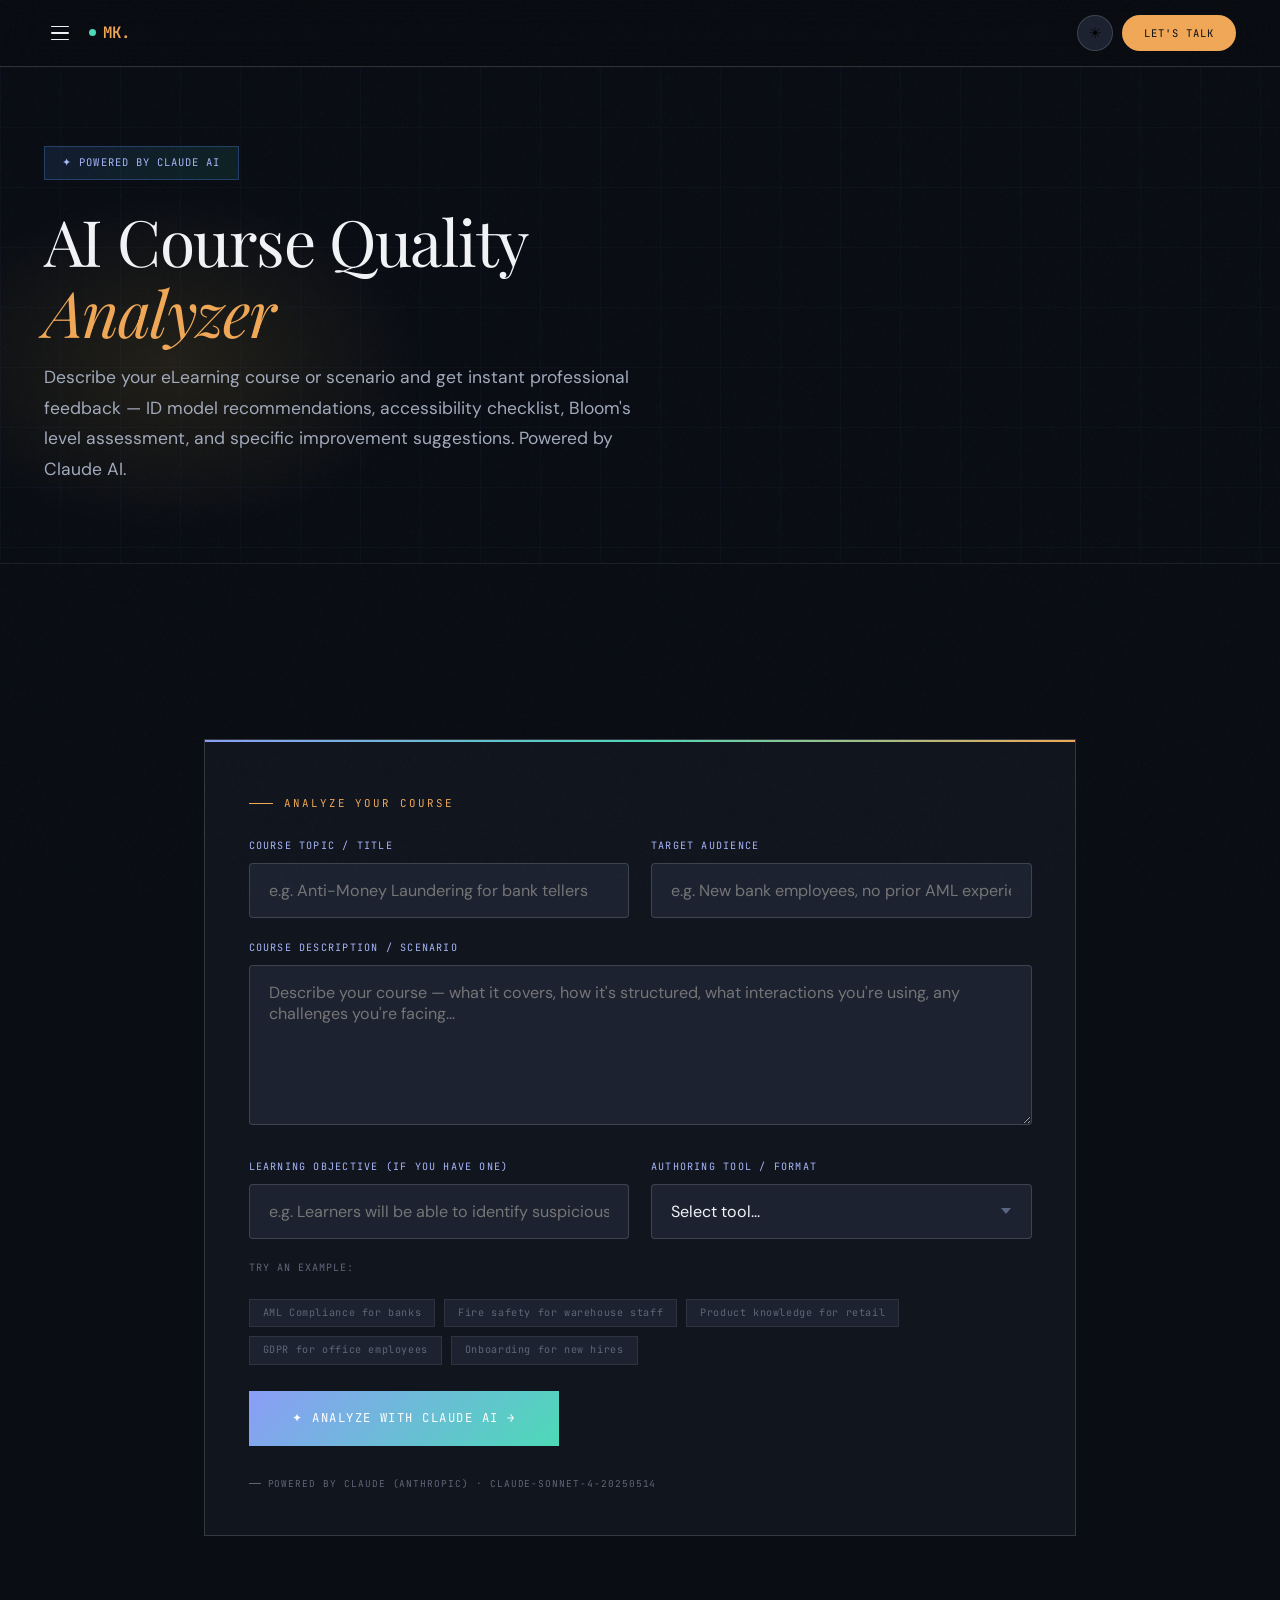
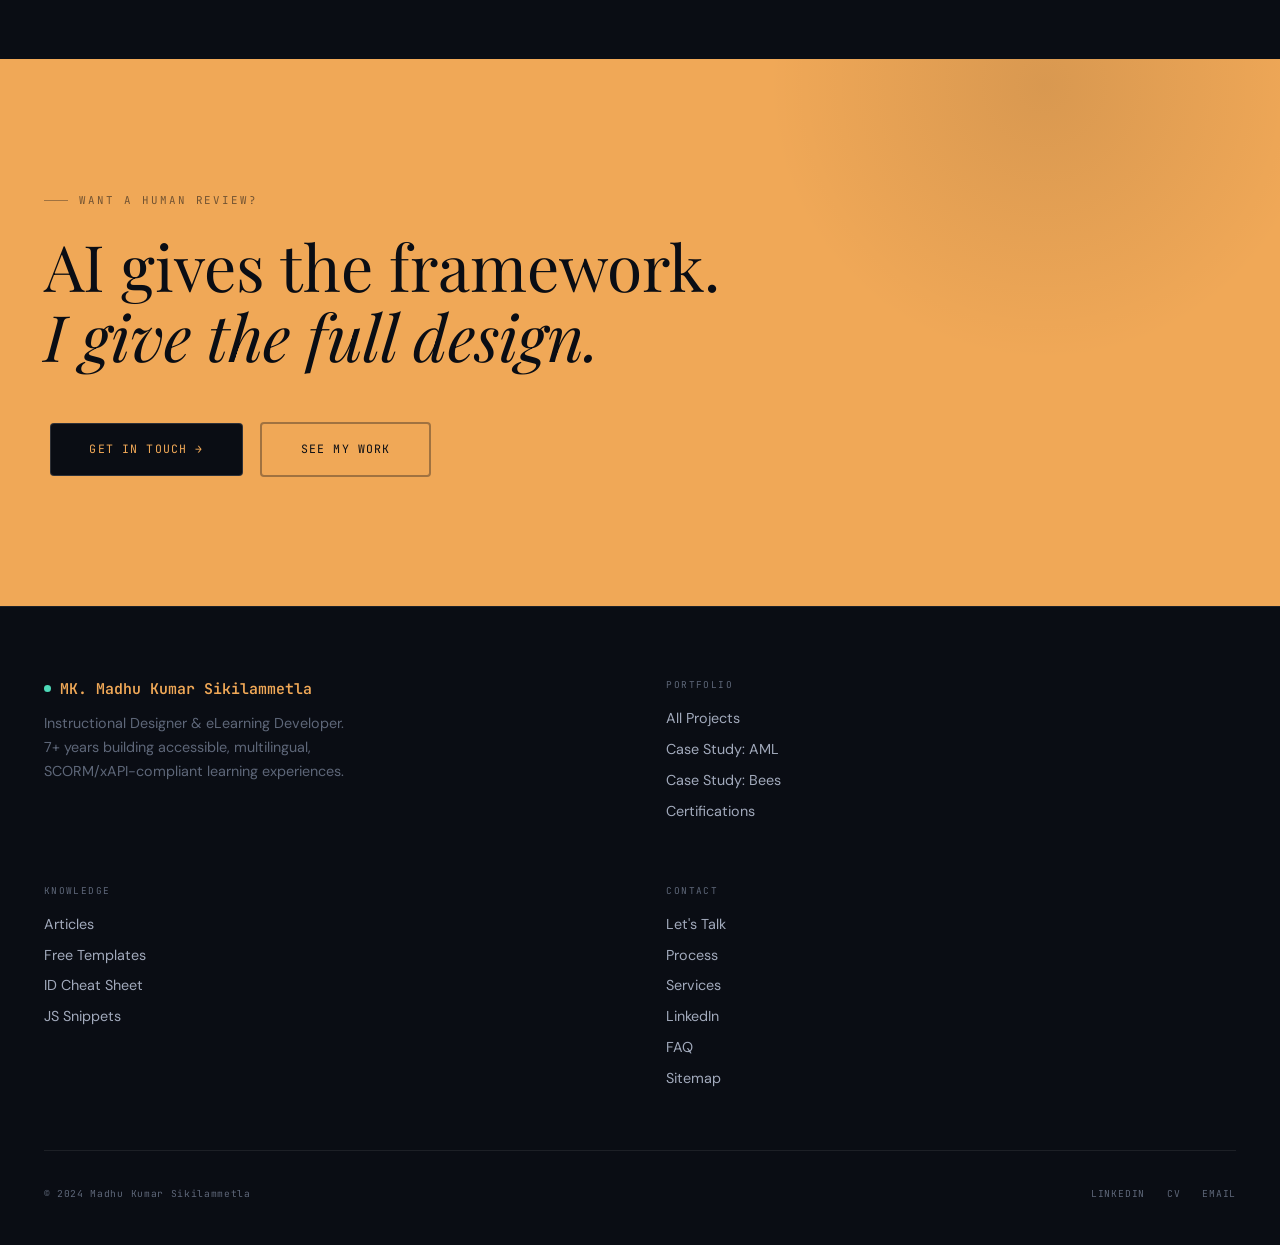
<file: ai-analyzer.html>
<!DOCTYPE html>
<html lang="en" data-theme="dark">
<head>
<meta charset="UTF-8"><meta name="viewport" content="width=device-width,initial-scale=1">
<title>AI Course Analyzer | Madhu Kumar Sikilammetla</title>
<link rel="stylesheet" href="style.css">
<style>
.analyzer-wrap{max-width:960px;margin:0 auto;padding:var(--sv) var(--ph)}
.ai-badge{display:inline-flex;align-items:center;gap:.5rem;background:linear-gradient(135deg,rgba(79,142,247,.12) 0%,rgba(48,213,168,.1) 100%);border:1px solid rgba(79,142,247,.3);padding:.45rem 1rem;font-family:var(--mono);font-size:.6rem;letter-spacing:.1em;text-transform:uppercase;color:var(--blue2);margin-bottom:1.5rem}
.ai-form{background:var(--bg2);border:1px solid var(--border2);padding:2.5rem;margin-top:3rem;position:relative}
.ai-form::before{content:'';position:absolute;top:0;left:0;right:0;height:2px;background:linear-gradient(90deg,var(--blue),var(--teal),var(--gold))}
.field-grid{display:grid;grid-template-columns:1fr 1fr;gap:1.25rem;margin-bottom:1.25rem}
.analyze-btn{background:linear-gradient(135deg,var(--blue) 0%,var(--teal) 100%);color:#fff;font-family:var(--mono);font-size:.7rem;letter-spacing:.12em;text-transform:uppercase;border:none;padding:1.1rem 2.5rem;cursor:pointer;transition:all .25s;display:inline-flex;align-items:center;gap:.75rem;margin-top:1.5rem;position:relative;overflow:hidden}
.analyze-btn:hover{transform:translateY(-1px);box-shadow:var(--glow-blue)}
.analyze-btn:disabled{opacity:.5;cursor:not-allowed;transform:none}
.analyze-btn .spinner{width:16px;height:16px;border:2px solid rgba(255,255,255,.3);border-top-color:#fff;border-radius:50%;animation:spin .7s linear infinite;display:none;flex-shrink:0}
.analyze-btn.loading .spinner{display:block}
@keyframes spin{to{transform:rotate(360deg)}}
/* Results */
.results{display:none;margin-top:3rem}
.results.show{display:block;animation:rfade .5s ease}
@keyframes rfade{from{opacity:0;transform:translateY(16px)}to{opacity:1;transform:translateY(0)}}
.results-header{display:flex;align-items:center;justify-content:space-between;flex-wrap:wrap;gap:1rem;margin-bottom:2rem;padding-bottom:1.5rem;border-bottom:1px solid var(--border2)}
.score-display{display:flex;align-items:center;gap:1.5rem;flex-wrap:wrap}
.score-ring{width:80px;height:80px;position:relative;flex-shrink:0}
.score-ring svg{transform:rotate(-90deg)}
.score-ring-bg{fill:none;stroke:var(--border2);stroke-width:6}
.score-ring-fg{fill:none;stroke:var(--teal);stroke-width:6;stroke-linecap:round;transition:stroke-dashoffset 1s ease}
.score-pct{position:absolute;inset:0;display:flex;align-items:center;justify-content:center;font-family:var(--serif);font-size:1.2rem;font-weight:400;color:var(--teal)}
.score-label{font-family:var(--mono);font-size:.6rem;letter-spacing:.1em;text-transform:uppercase;color:var(--muted)}
.results-grid{display:grid;grid-template-columns:1fr 1fr;gap:1px;background:var(--border)}
.r-block{background:var(--bg2);padding:2rem}
.r-block-title{font-family:var(--mono);font-size:.6rem;letter-spacing:.14em;text-transform:uppercase;color:var(--blue2);margin-bottom:1.1rem;padding-bottom:.5rem;border-bottom:1px solid var(--border);display:flex;align-items:center;gap:.6rem}
.r-item{font-family:var(--sans);font-size:.87rem;color:var(--text2);line-height:1.65;padding:.6rem 0;border-bottom:1px solid var(--border);display:flex;align-items:flex-start;gap:.65rem}
.r-item:last-child{border-bottom:none}
.r-item::before{font-size:.7rem;flex-shrink:0;margin-top:.1rem}
.r-item.pos::before{content:'✓';color:var(--teal)}
.r-item.neg::before{content:'⚠';color:var(--gold)}
.r-item.fix::before{content:'→';color:var(--blue)}
.r-item strong{color:var(--text)}
.r-recommendation{background:linear-gradient(135deg,rgba(79,142,247,.06) 0%,rgba(48,213,168,.05) 100%);border:1px solid var(--border2);border-left:3px solid var(--blue);padding:1.5rem;margin-top:2rem}
.r-rec-title{font-family:var(--mono);font-size:.6rem;letter-spacing:.12em;text-transform:uppercase;color:var(--blue2);margin-bottom:.75rem}
.r-rec-body{font-family:var(--sans);font-size:.88rem;color:var(--text2);line-height:1.75}
.new-analysis-btn{font-family:var(--mono);font-size:.62rem;letter-spacing:.1em;text-transform:uppercase;color:var(--muted);background:none;border:1px solid var(--border);padding:.5rem 1rem;cursor:pointer;transition:all .2s}
.new-analysis-btn:hover{color:var(--text);border-color:var(--border2)}
.example-prompts{display:flex;flex-wrap:wrap;gap:.5rem;margin-top:1.25rem}
.ex-prompt{font-family:var(--mono);font-size:.58rem;letter-spacing:.06em;color:var(--muted);background:var(--surface);border:1px solid var(--border);padding:.3rem .75rem;cursor:pointer;transition:all .2s}
.ex-prompt:hover{color:var(--gold);border-color:rgba(245,200,66,.3)}
.powered-by{font-family:var(--mono);font-size:.54rem;letter-spacing:.1em;text-transform:uppercase;color:var(--muted);display:flex;align-items:center;gap:.4rem;margin-top:1.75rem}
.powered-by::before{content:'';width:12px;height:1px;background:var(--muted)}
@media(max-width:768px){.field-grid{grid-template-columns:1fr}.results-grid{grid-template-columns:1fr}}
</style>
</head>
<body>
<div class="progress-bar"></div>
<button class="btt" aria-label="Back to top">↑</button>
<nav>
  <button class="nav-ham" aria-label="Open menu"><span></span><span></span><span></span></button>
  <a class="nav-logo" href="index.html"><span class="logo-pulse"></span>MK.</a>
  <div class="nav-spacer"></div>
  <ul class="nav-links">
    <li>
      <button>Work <span class="nav-chevron">▾</span></button>
      <div class="nav-dd">
        <a href="work.html"><span class="dd-icon">🗂️</span>All Projects</a>
        <a href="case-study-aml.html"><span class="dd-icon">📋</span>Case Study: AML</a>
        <a href="case-study-bees.html"><span class="dd-icon">🐝</span>Case Study: Bees</a>
      </div>
    </li>
    <li>
      <button>About <span class="nav-chevron">▾</span></button>
      <div class="nav-dd">
        <a href="about.html"><span class="dd-icon">👤</span>About Me</a>
        <a href="buzz.html"><span class="dd-icon">💬</span>Buzz &amp; Testimonials</a>
        <a href="certifications.html"><span class="dd-icon">🎓</span>Certifications</a>
      </div>
    </li>
    <li><a href="process.html">Process</a></li>
    <li><a href="services.html">Services</a></li>
    <li>
      <button>Knowledge <span class="nav-chevron">▾</span></button>
      <div class="nav-dd">
        <a href="articles.html"><span class="dd-icon">✍️</span>Articles</a>
        <a href="id-frameworks.html"><span class="dd-icon">🧭</span>ID Cheat Sheet</a>
        <a href="resources.html"><span class="dd-icon">📦</span>Free Resources</a>
        <a href="glossary.html"><span class="dd-icon">📖</span>Glossary</a>
        <a href="sitemap.html"><span class="dd-icon">🗺️</span>Sitemap</a>
      </div>
    </li>
    <li>
      <button>Tools <span class="nav-chevron">▾</span></button>
      <div class="nav-mega">
        <div class="nav-mega-col">
          <span class="nav-mega-title">AI &amp; Demos</span>
          <a href="ai-analyzer.html"><span class="dd-icon">🤖</span>AI Course Analyzer<span class="dd-new">New</span></a>
          <a href="lms-demo.html"><span class="dd-icon">🎓</span>LMS Demo</a>
          <a href="demo-xapi.html"><span class="dd-icon">📡</span>xAPI Demo</a>
          <a href="demo-storyboard.html"><span class="dd-icon">🗂️</span>Storyboard Gen</a>
          <a href="demo-template.html"><span class="dd-icon">🔧</span>Patterns</a>
        </div>
        <div class="nav-mega-col">
          <span class="nav-mega-title">Reference Tools</span>
          <a href="sl-snippets.html"><span class="dd-icon">⚡</span>JS Snippets</a>
          <a href="accessibility-guide.html"><span class="dd-icon">♿</span>A11y Guide</a>
          <a href="effort-estimator.html"><span class="dd-icon">📊</span>Effort Estimator</a>
          <a href="spot-the-bug.html"><span class="dd-icon">🐛</span>Spot the Bug</a>
          <a href="id-model-selector.html"><span class="dd-icon">🧭</span>ID Selector</a>
        </div>
      </div>
    </li>
  </ul>
  <button class="theme-toggle" onclick="toggleTheme()" aria-label="Toggle theme">☀️</button>
  <a href="contact.html" class="nav-cta">Let's Talk</a>
</nav>
<div class="mobile-menu">
  <span class="mob-section-title">Portfolio</span>
  <a href="index.html"><span class="dd-icon">🏠</span>Home</a>
  <a href="work.html"><span class="dd-icon">🗂️</span>All Projects</a>
  <a href="case-study-aml.html"><span class="dd-icon">📋</span>Case Study: AML</a>
  <a href="case-study-bees.html"><span class="dd-icon">🐝</span>Case Study: Bees</a>
  <span class="mob-section-title">About</span>
  <a href="about.html"><span class="dd-icon">👤</span>About Me</a>
  <a href="buzz.html"><span class="dd-icon">💬</span>Buzz &amp; Testimonials</a>
  <a href="certifications.html"><span class="dd-icon">🎓</span>Certifications</a>
  <span class="mob-section-title">Services</span>
  <a href="process.html"><span class="dd-icon">⚙️</span>Process</a>
  <a href="services.html"><span class="dd-icon">📋</span>Services</a>
  <span class="mob-section-title">Knowledge</span>
  <a href="articles.html"><span class="dd-icon">✍️</span>Articles</a>
  <a href="id-frameworks.html"><span class="dd-icon">🧭</span>ID Cheat Sheet</a>
  <a href="resources.html"><span class="dd-icon">📦</span>Free Resources</a>
  <a href="glossary.html"><span class="dd-icon">📖</span>Glossary</a>
  <span class="mob-section-title">Tools &amp; Demos</span>
  <a href="ai-analyzer.html"><span class="dd-icon">🤖</span>AI Course Analyzer</a>
  <a href="sl-snippets.html"><span class="dd-icon">⚡</span>JS Snippets</a>
  <a href="lms-demo.html"><span class="dd-icon">🎓</span>LMS Demo</a>
  <a href="accessibility-guide.html"><span class="dd-icon">♿</span>A11y Guide</a>
  <a href="effort-estimator.html"><span class="dd-icon">📊</span>Effort Estimator</a>
  <a href="spot-the-bug.html"><span class="dd-icon">🐛</span>Spot the Bug</a>
  <a href="demo-xapi.html"><span class="dd-icon">📡</span>xAPI Demo</a>
  <a href="demo-storyboard.html"><span class="dd-icon">🗂️</span>Storyboard Gen</a>
  <a href="id-model-selector.html"><span class="dd-icon">🧭</span>ID Selector</a>
  <a href="demo-template.html"><span class="dd-icon">🔧</span>Patterns</a>
  <span class="mob-section-title">Contact</span>
  <a href="faq.html"><span class="dd-icon">❓</span>FAQ</a>
  <a href="sitemap.html"><span class="dd-icon">🗺️</span>Sitemap</a>
  <a href="contact.html"><span class="dd-icon">✉️</span>Let's Talk</a>
</div>

<div class="page-hero">
  <div class="hero-bg-grid"></div><div class="hero-bg-glow2"></div>
  <div class="ai-badge">✦ Powered by Claude AI</div>
  <h1 class="display reveal d1">AI Course Quality<br><em>Analyzer</em></h1>
  <p style="font-family:var(--sans);font-size:1rem;color:var(--text2);max-width:600px;margin-top:.85rem;line-height:1.75" class="reveal d2">Describe your eLearning course or scenario and get instant professional feedback — ID model recommendations, accessibility checklist, Bloom's level assessment, and specific improvement suggestions. Powered by Claude AI.</p>
</div>

<div class="analyzer-wrap">
  <div class="ai-form reveal">
    <div class="eyebrow g" style="margin-bottom:1.5rem">Analyze Your Course</div>

    <div class="field-grid">
      <div>
        <label class="form-label">Course Topic / Title</label>
        <input class="form-input" type="text" id="a-topic" placeholder="e.g. Anti-Money Laundering for bank tellers" maxlength="100">
      </div>
      <div>
        <label class="form-label">Target Audience</label>
        <input class="form-input" type="text" id="a-audience" placeholder="e.g. New bank employees, no prior AML experience" maxlength="100">
      </div>
    </div>

    <div class="form-group">
      <label class="form-label">Course Description / Scenario</label>
      <textarea class="form-textarea" id="a-desc" placeholder="Describe your course — what it covers, how it's structured, what interactions you're using, any challenges you're facing..." style="min-height:160px"></textarea>
    </div>

    <div class="field-grid">
      <div>
        <label class="form-label">Learning Objective (if you have one)</label>
        <input class="form-input" type="text" id="a-obj" placeholder="e.g. Learners will be able to identify suspicious transactions">
      </div>
      <div>
        <label class="form-label">Authoring Tool / Format</label>
        <select class="form-select" id="a-tool">
          <option value="">Select tool...</option>
          <option>Articulate Storyline 360</option>
          <option>Articulate Rise 360</option>
          <option>Adobe Captivate</option>
          <option>Lectora</option>
          <option>iSpring</option>
          <option>DominKnow</option>
          <option>Elucidat</option>
          <option>Custom HTML/JavaScript</option>
          <option>Not yet decided</option>
        </select>
      </div>
    </div>

    <div>
      <p style="font-family:var(--mono);font-size:.58rem;letter-spacing:.1em;text-transform:uppercase;color:var(--muted);margin-bottom:.6rem">Try an example:</p>
      <div class="example-prompts">
        <span class="ex-prompt" onclick="fillExample(0)">AML Compliance for banks</span>
        <span class="ex-prompt" onclick="fillExample(1)">Fire safety for warehouse staff</span>
        <span class="ex-prompt" onclick="fillExample(2)">Product knowledge for retail</span>
        <span class="ex-prompt" onclick="fillExample(3)">GDPR for office employees</span>
        <span class="ex-prompt" onclick="fillExample(4)">Onboarding for new hires</span>
      </div>
    </div>

    <button class="analyze-btn" id="analyze-btn" onclick="analyzeWithAI()">
      <span class="spinner"></span>
      <span id="btn-text">✦ Analyze with Claude AI →</span>
    </button>
    <div class="powered-by">Powered by Claude (Anthropic) · claude-sonnet-4-20250514</div>
  </div>

  <!-- RESULTS -->
  <div class="results" id="results">
    <div class="results-header">
      <div>
        <div style="font-family:var(--mono);font-size:.6rem;letter-spacing:.14em;text-transform:uppercase;color:var(--blue2);margin-bottom:.35rem">Analysis Complete</div>
        <h2 style="font-family:var(--serif);font-size:1.6rem;font-weight:400;color:var(--text)" id="r-title">Course Title</h2>
      </div>
      <div class="score-display">
        <div class="score-ring">
          <svg width="80" height="80" viewBox="0 0 80 80">
            <circle class="score-ring-bg" cx="40" cy="40" r="34"/>
            <circle class="score-ring-fg" id="score-ring-fg" cx="40" cy="40" r="34" stroke-dasharray="213.6" stroke-dashoffset="213.6"/>
          </svg>
          <div class="score-pct" id="score-pct">0%</div>
        </div>
        <div><div style="font-family:var(--serif);font-size:1.3rem;color:var(--text)" id="score-label">—</div><div class="score-label">ID Quality Score</div></div>
        <button class="new-analysis-btn" onclick="resetAnalyzer()">← New Analysis</button>
      </div>
    </div>

    <div class="results-grid" id="results-grid"></div>
    <div class="r-recommendation" id="r-recommendation"></div>
  </div>
</div>

<div class="cta-band">
  <div class="eyebrow">Want a human review?</div>
  <div class="cta-band-title">AI gives the framework.<br><em>I give the full design.</em></div>
  <a href="contact.html" class="btn-band btn-band-primary">Get in Touch →</a>
  <a href="work.html" class="btn-band btn-band-outline">See My Work</a>
</div>
<footer>
  <div class="footer-grid">
    <div><div class="footer-brand"><span class="logo-pulse"></span>MK. Madhu Kumar Sikilammetla</div><div class="footer-desc">Instructional Designer &amp; eLearning Developer. 7+ years building accessible, multilingual, SCORM/xAPI-compliant learning experiences.</div></div>
    <div class="footer-col"><div class="footer-col-title">Portfolio</div><a href="work.html">All Projects</a><a href="case-study-aml.html">Case Study: AML</a><a href="case-study-bees.html">Case Study: Bees</a><a href="certifications.html">Certifications</a></div>
    <div class="footer-col"><div class="footer-col-title">Knowledge</div><a href="articles.html">Articles</a><a href="resources.html">Free Templates</a><a href="id-frameworks.html">ID Cheat Sheet</a><a href="sl-snippets.html">JS Snippets</a></div>
    <div class="footer-col"><div class="footer-col-title">Contact</div><a href="contact.html">Let's Talk</a><a href="process.html">Process</a><a href="services.html">Services</a><a href="https://www.linkedin.com/in/madhu-kumar-sikilammetla-22694598" target="_blank">LinkedIn</a><a href="faq.html">FAQ</a><a href="sitemap.html">Sitemap</a></div>
  </div>
  <div class="footer-bottom"><div class="footer-copy">© 2024 Madhu Kumar Sikilammetla</div><div class="footer-social"><a href="https://www.linkedin.com/in/madhu-kumar-sikilammetla-22694598" target="_blank">LinkedIn</a><a href="https://drive.google.com/file/d/1wsBtUEBdSjdLwK7CxFID6ttaW6afTxf6/view" target="_blank">CV</a><a href="mailto:madhukumar5290@gmail.com">Email</a></div></div>
</footer>
<script src="main.js"></script>
<script>
const examples=[
  {topic:'Anti-Money Laundering Compliance',audience:'New bank employees with no prior AML experience',desc:'A 45-slide course with policy information, definitions of money laundering stages, examples of suspicious transactions, and a 10-question multiple choice quiz at the end. The slides mostly contain text extracted from the compliance manual.',obj:'Learners will understand AML policy and regulations',tool:'Articulate Storyline 360'},
  {topic:'Fire Safety for Warehouse Staff',audience:'Warehouse workers in a distribution centre',desc:'A 30-minute eLearning covering fire prevention, evacuation procedures, fire extinguisher types, and emergency contact numbers. Contains a video walkthrough of the facility and an interactive map of fire exits.',obj:'Staff will know what to do in a fire emergency',tool:'Articulate Rise 360'},
  {topic:'Product Knowledge Training',audience:'New retail staff in consumer electronics stores',desc:'An interactive course introducing the 15 key product lines, with clickable product demos, comparison charts, and a scenario where learners answer customer questions about the products. Branching based on answers.',obj:'Staff will confidently answer customer questions about our products',tool:'Articulate Storyline 360'},
  {topic:'GDPR Awareness for Office Employees',audience:'All office-based staff who handle personal data',desc:'20-minute course covering what GDPR is, employee obligations, what counts as personal data, and what to do if there is a data breach. Ends with a 5-question quiz.',obj:'Employees will understand their GDPR obligations',tool:'Articulate Rise 360'},
  {topic:'New Employee Onboarding',audience:'All new hires across all departments',desc:'A 60-minute onboarding journey covering company history, values, org structure, benefits, IT policies, and first-day logistics. Mix of video, text, and knowledge checks throughout.',obj:'New employees will feel welcomed and informed for their first week',tool:'Not yet decided'},
];

function fillExample(i){
  const e=examples[i];
  document.getElementById('a-topic').value=e.topic;
  document.getElementById('a-audience').value=e.audience;
  document.getElementById('a-desc').value=e.desc;
  document.getElementById('a-obj').value=e.obj;
  document.getElementById('a-tool').value=e.tool;
}

async function analyzeWithAI(){
  const topic=document.getElementById('a-topic').value.trim();
  const audience=document.getElementById('a-audience').value.trim();
  const desc=document.getElementById('a-desc').value.trim();
  const obj=document.getElementById('a-obj').value.trim();
  const tool=document.getElementById('a-tool').value;
  if(!topic||!desc){alert('Please enter at least a topic and description.');return;}

  const btn=document.getElementById('analyze-btn');
  btn.classList.add('loading');btn.disabled=true;
  document.getElementById('btn-text').textContent='Analyzing...';
  document.getElementById('results').classList.remove('show');

  const prompt=`You are an expert Instructional Designer with 10+ years of experience. Analyze this eLearning course and provide structured feedback.

Course Details:
- Topic: ${topic}
- Target Audience: ${audience||'Not specified'}
- Learning Objective: ${obj||'Not specified'}
- Authoring Tool: ${tool||'Not specified'}
- Description: ${desc}

Respond ONLY in valid JSON with this exact structure (no markdown, no extra text):
{
  "score": <number 0-100>,
  "score_label": "<Poor|Needs Work|Acceptable|Good|Excellent>",
  "bloom_level": "<current level name and number>",
  "id_model_recommended": "<model name>",
  "strengths": ["<strength 1>","<strength 2>","<strength 3>"],
  "issues": ["<issue 1>","<issue 2>","<issue 3>"],
  "fixes": ["<fix 1>","<fix 2>","<fix 3>"],
  "accessibility_flags": ["<flag 1>","<flag 2>"],
  "objective_rewrite": "<improved learning objective using Bloom's verb>",
  "recommendation": "<2-3 sentence overall recommendation with specific actionable next step>"
}`;

  try{
    const res=await fetch('https://api.anthropic.com/v1/messages',{
      method:'POST',
      headers:{'Content-Type':'application/json'},
      body:JSON.stringify({
        model:'claude-sonnet-4-20250514',
        max_tokens:1000,
        messages:[{role:'user',content:prompt}]
      })
    });
    const data=await res.json();
    const text=data.content?.[0]?.text||'';
    const clean=text.replace(/```json|```/g,'').trim();
    const result=JSON.parse(clean);
    displayResults(topic,result);
  }catch(e){
    console.error('AI Error:',e);
    displayFallback(topic,desc);
  }finally{
    btn.classList.remove('loading');btn.disabled=false;
    document.getElementById('btn-text').textContent='✦ Analyze with Claude AI →';
  }
}

function displayResults(topic,r){
  document.getElementById('r-title').textContent=topic;
  // Score ring
  const score=Math.min(100,Math.max(0,r.score||0));
  const circ=213.6;
  const offset=circ*(1-score/100);
  setTimeout(()=>{
    document.getElementById('score-ring-fg').style.strokeDashoffset=offset;
    document.getElementById('score-pct').textContent=score+'%';
  },100);
  document.getElementById('score-label').textContent=r.score_label||'—';
  const scoreColor=score>=80?'var(--teal)':score>=60?'var(--gold)':'var(--red)';
  document.getElementById('score-ring-fg').style.stroke=scoreColor;
  document.getElementById('score-pct').style.color=scoreColor;

  // Grid
  document.getElementById('results-grid').innerHTML=`
    <div class="r-block">
      <div class="r-block-title">✓ Strengths</div>
      ${(r.strengths||[]).map(s=>`<div class="r-item pos">${s}</div>`).join('')}
    </div>
    <div class="r-block">
      <div class="r-block-title">⚠ Issues Found</div>
      ${(r.issues||[]).map(s=>`<div class="r-item neg">${s}</div>`).join('')}
    </div>
    <div class="r-block">
      <div class="r-block-title">→ Recommended Fixes</div>
      ${(r.fixes||[]).map(s=>`<div class="r-item fix">${s}</div>`).join('')}
    </div>
    <div class="r-block">
      <div class="r-block-title">ℹ Analysis Details</div>
      <div class="r-item" style="flex-direction:column;gap:.15rem"><span style="font-family:var(--mono);font-size:.54rem;color:var(--muted);letter-spacing:.08em;text-transform:uppercase">Bloom's Level</span><strong>${r.bloom_level||'—'}</strong></div>
      <div class="r-item" style="flex-direction:column;gap:.15rem"><span style="font-family:var(--mono);font-size:.54rem;color:var(--muted);letter-spacing:.08em;text-transform:uppercase">Recommended ID Model</span><strong>${r.id_model_recommended||'—'}</strong></div>
      <div class="r-item" style="flex-direction:column;gap:.15rem"><span style="font-family:var(--mono);font-size:.54rem;color:var(--muted);letter-spacing:.08em;text-transform:uppercase">Accessibility Flags</span><div>${(r.accessibility_flags||[]).map(f=>`<div style="font-family:var(--sans);font-size:.82rem;color:var(--text2)">${f}</div>`).join('')||'<span style="color:var(--teal);font-size:.82rem">No major flags</span>'}</div></div>
      ${r.objective_rewrite?`<div class="r-item" style="flex-direction:column;gap:.15rem"><span style="font-family:var(--mono);font-size:.54rem;color:var(--muted);letter-spacing:.08em;text-transform:uppercase">Improved Objective</span><strong>${r.objective_rewrite}</strong></div>`:''}
    </div>
  `;
  document.getElementById('r-recommendation').innerHTML=`<div class="r-rec-title">💡 Overall Recommendation</div><div class="r-rec-body">${r.recommendation||''}</div>`;
  document.getElementById('results').classList.add('show');
  document.getElementById('results').scrollIntoView({behavior:'smooth',block:'start'});
}

function displayFallback(topic,desc){
  // Offline analysis based on simple heuristics
  const hasBranching=desc.toLowerCase().includes('branching')||desc.toLowerCase().includes('scenario');
  const hasQuiz=desc.toLowerCase().includes('quiz')||desc.toLowerCase().includes('assessment');
  const isInfoDump=desc.toLowerCase().includes('text')||desc.toLowerCase().includes('slides')||desc.toLowerCase().includes('information');
  const score=hasBranching?72:hasQuiz&&!isInfoDump?58:isInfoDump?35:50;
  displayResults(topic,{
    score,score_label:score>=70?'Good':score>=55?'Acceptable':'Needs Work',
    bloom_level:hasBranching?'Level 3 — Apply':'Level 1-2 — Remember/Understand',
    id_model_recommended:hasBranching?'Action Mapping + ADDIE':'ADDIE with Gagné\'s 9 Events',
    strengths:[hasQuiz?'Assessment included in the design':'Structure provides baseline content coverage',hasBranching?'Branching scenarios improve engagement':'Content appears comprehensive','Clear topic scope defined'],
    issues:[!hasBranching&&isInfoDump?'Heavy information-delivery approach — limited practice opportunities':'Consider adding more real-world practice activities',!hasQuiz?'No assessment mechanism mentioned':'Assessment present but may test recall over application','Learning objective may need Bloom\'s verb alignment'],
    fixes:['Add at least 2 scenario-based practice activities before the assessment','Rewrite learning objective using a Bloom\'s Level 3+ verb (apply, demonstrate, solve)','Review tab order and colour contrast before publishing'],
    accessibility_flags:['Verify colour contrast ratios meet 4.5:1 minimum','Confirm tab order is explicitly set on all interactive slides'],
    objective_rewrite:'After completing this course, learners will correctly apply [key skill] when faced with [realistic workplace situation].',
    recommendation:`This course has a solid foundation but would benefit significantly from adding scenario-based practice activities. The current structure likely tests recall rather than application — the gap where most compliance and skills training fails to transfer to the job. Consider using Action Mapping to identify the specific on-the-job decisions learners need to practise, then build one scenario per decision. This change typically increases post-training performance outcomes by 30–50%.`
  });
}

function resetAnalyzer(){
  document.getElementById('results').classList.remove('show');
  document.getElementById('score-ring-fg').style.strokeDashoffset='213.6';
  document.getElementById('score-pct').textContent='0%';
  window.scrollTo({top:0,behavior:'smooth'});
}
</script>
</body>
</html>
</file>
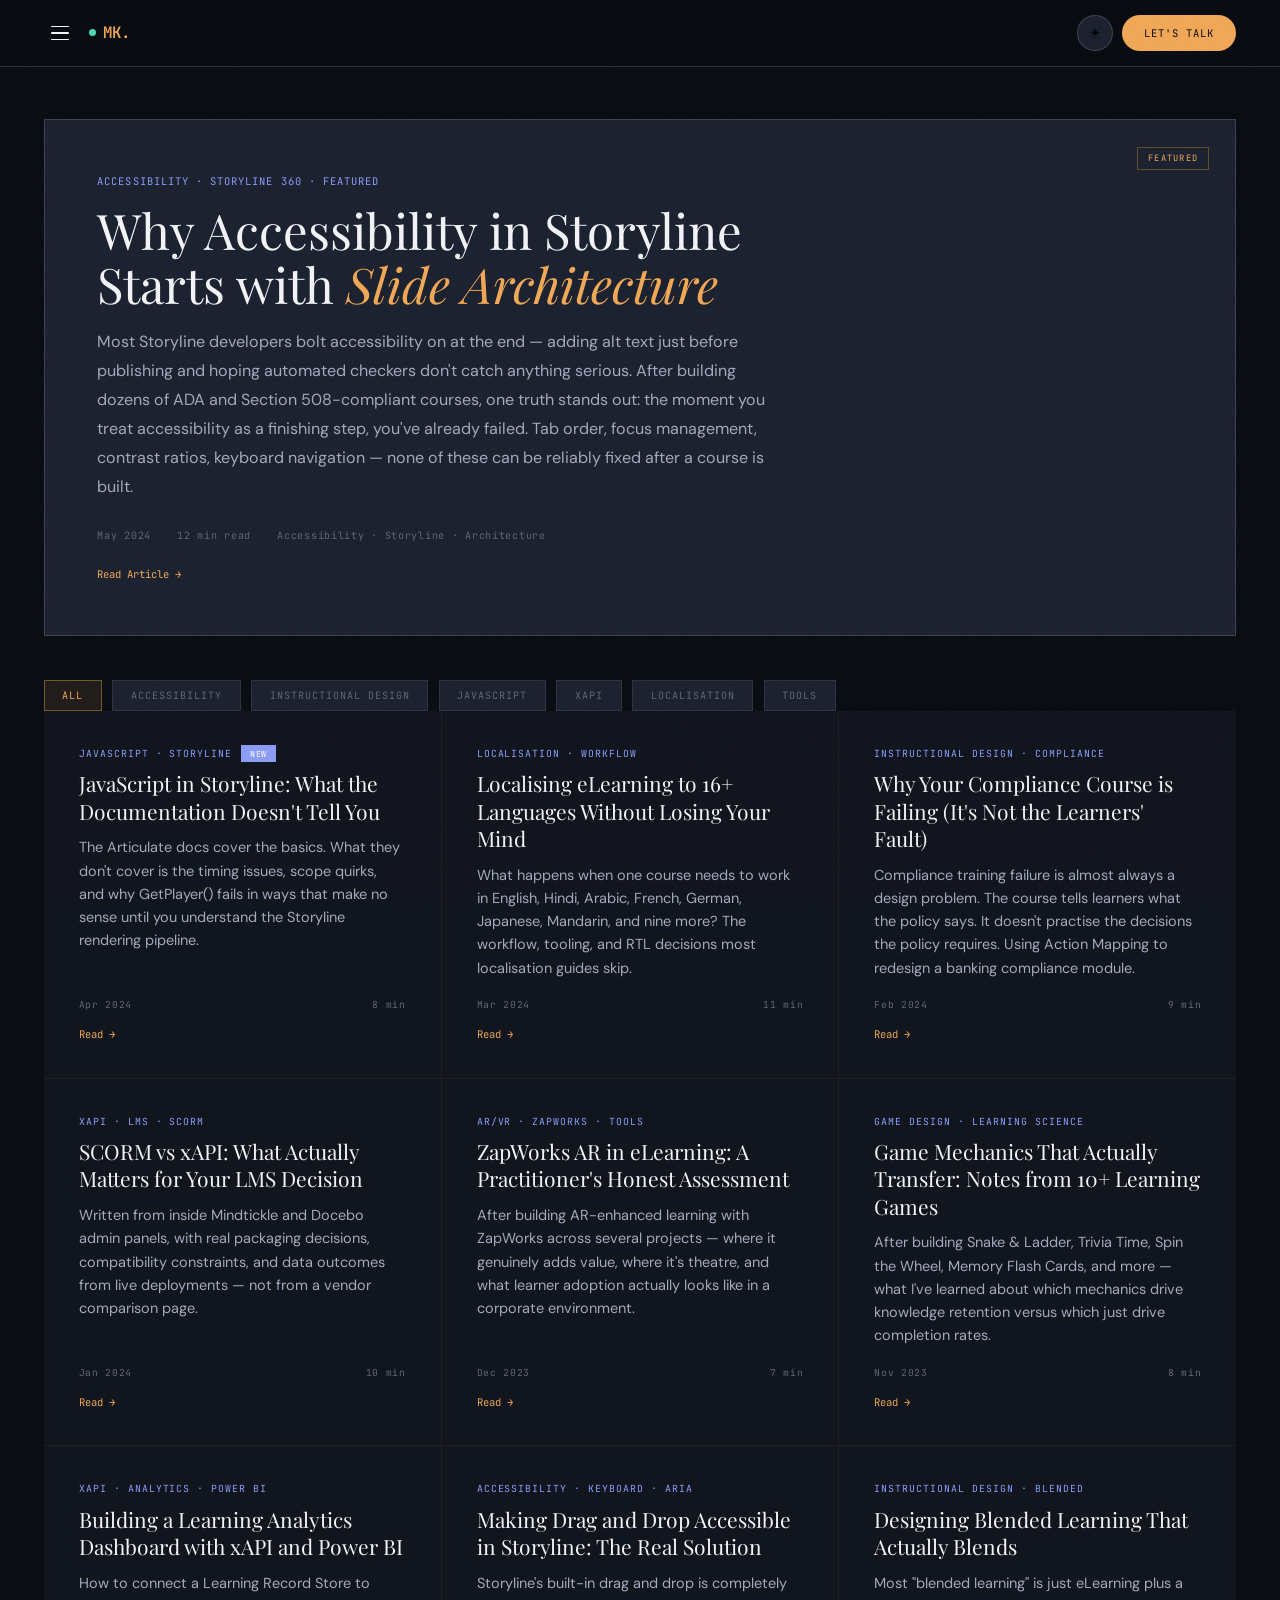
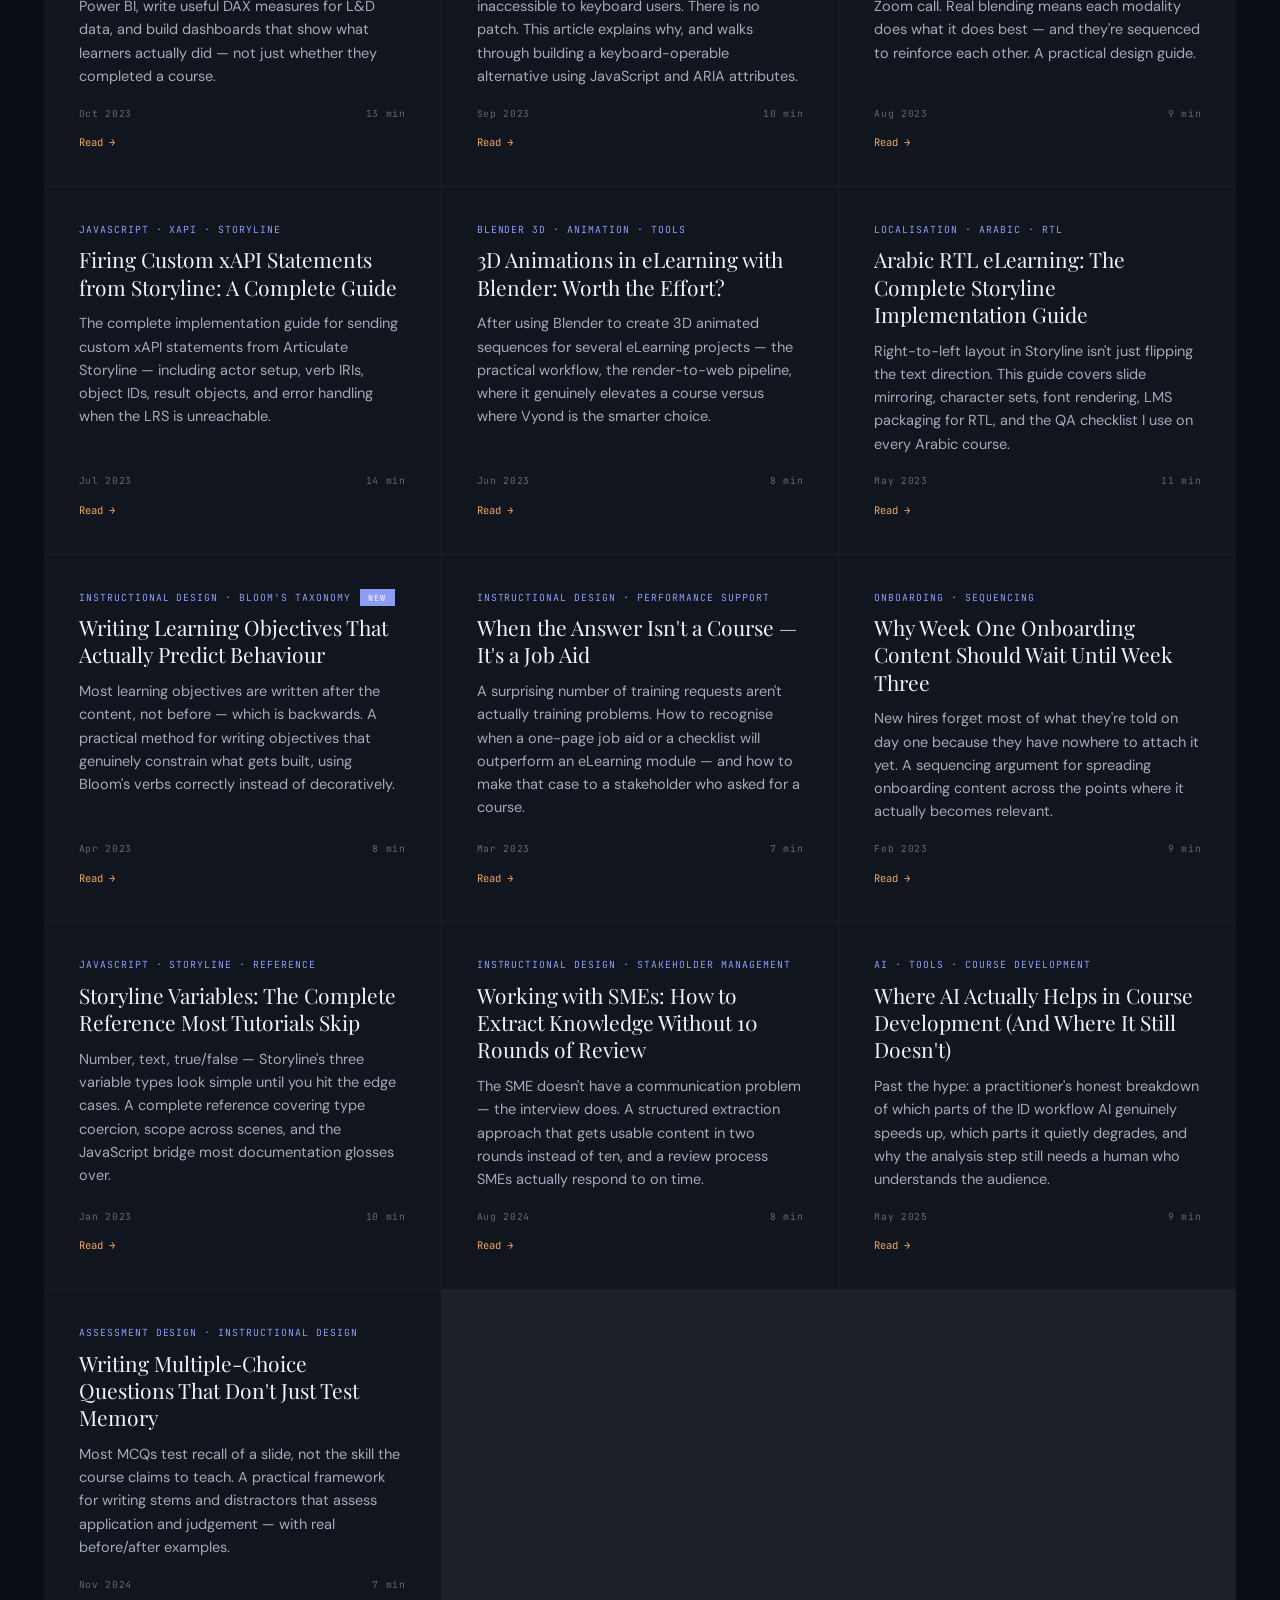
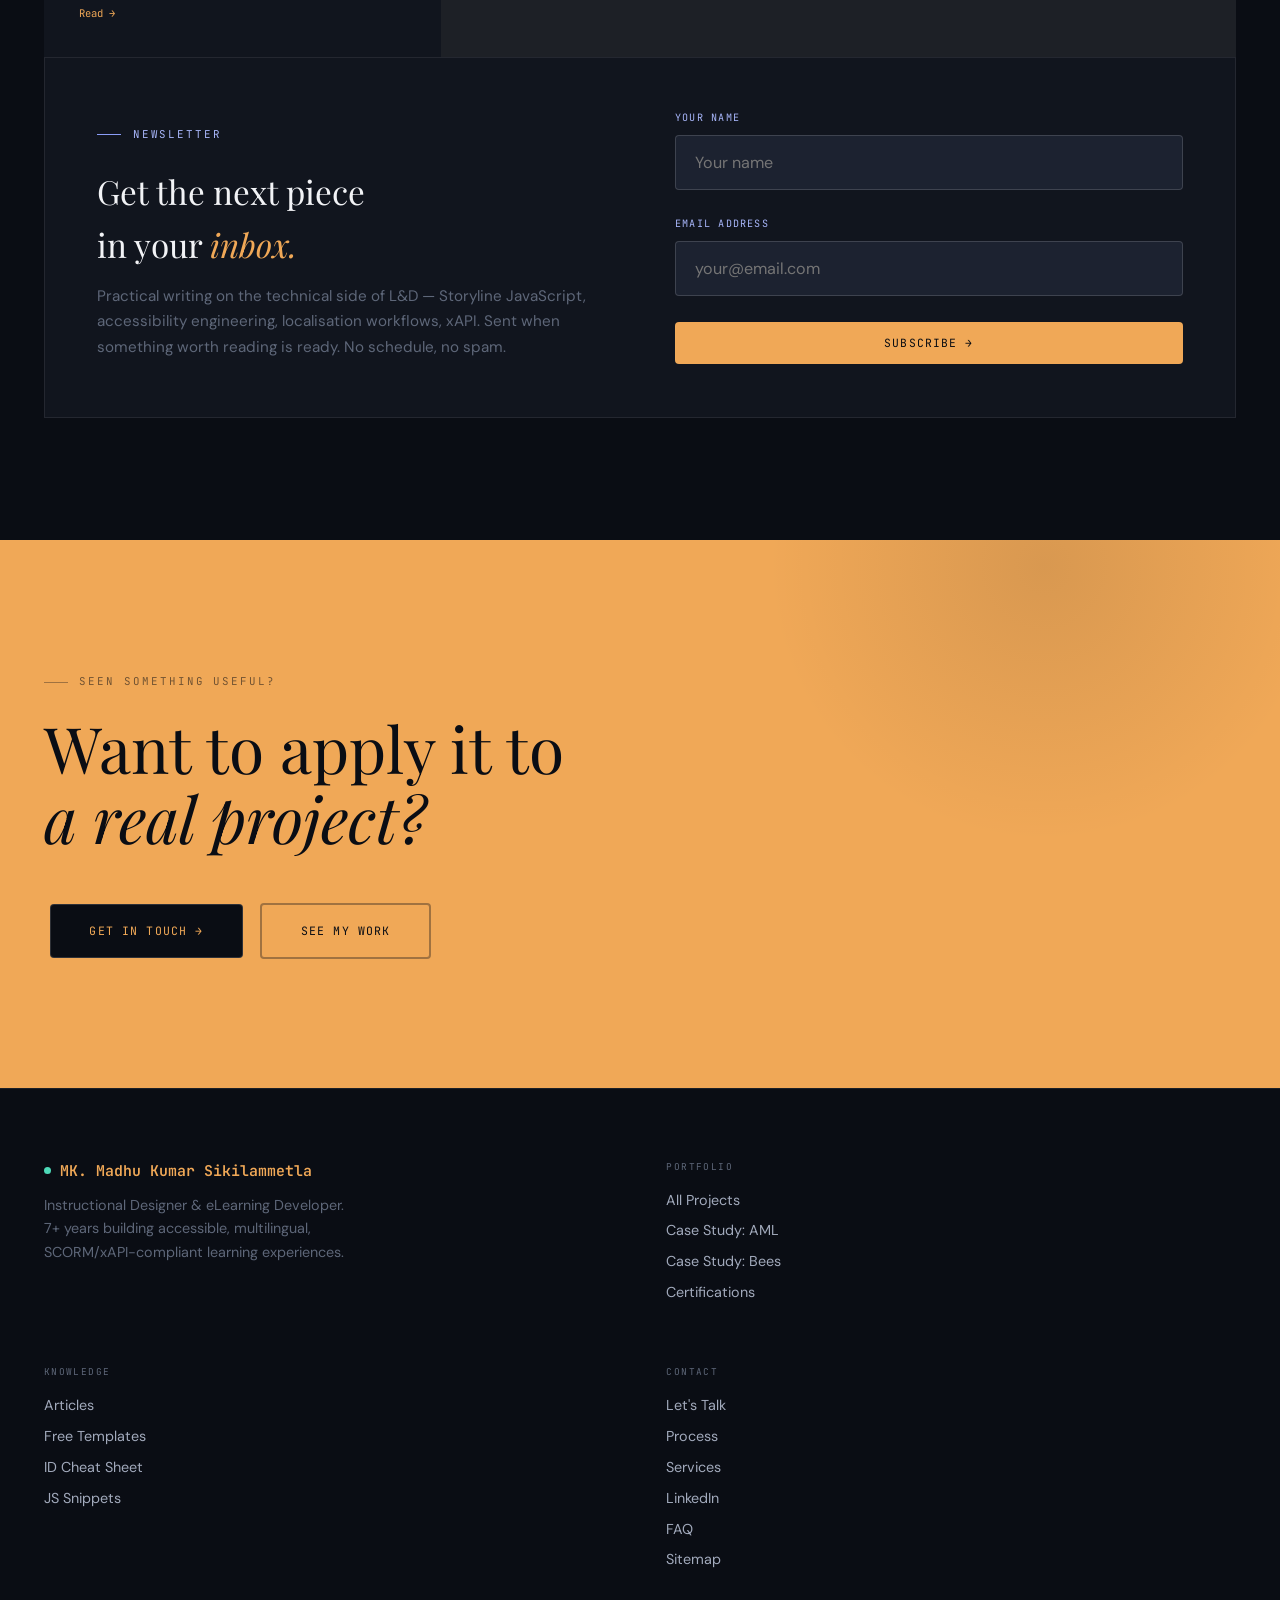
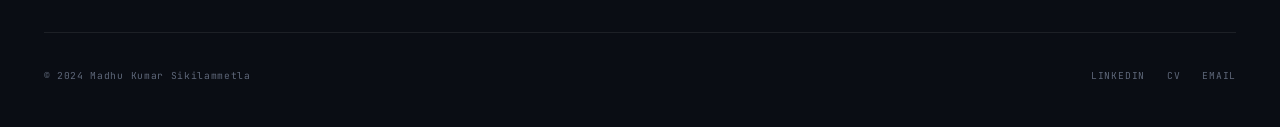
<file: articles.html>
<!DOCTYPE html>
<html lang="en" data-theme="dark">
<head>
<meta charset="UTF-8"><meta name="viewport" content="width=device-width,initial-scale=1">
<title>Articles | Madhu Kumar Sikilammetla</title>
<link rel="stylesheet" href="style.css">
<style>
.articles-hero{padding:4.5rem var(--ph) 3rem;background:var(--bg2);border-bottom:1px solid var(--border)}
.filter-bar{display:flex;gap:.5rem;flex-wrap:wrap;margin-top:2rem}
.filter-btn{font-family:var(--mono);font-size:.58rem;letter-spacing:.1em;text-transform:uppercase;padding:.45rem 1rem;background:var(--surface);border:1px solid var(--border);color:var(--muted);cursor:pointer;transition:all .2s}
.filter-btn:hover{color:var(--text);border-color:var(--border2)}
.filter-btn.on{background:var(--gold-dim);color:var(--gold);border-color:rgba(240,180,41,.4)}
.articles-grid{display:grid;grid-template-columns:repeat(3,1fr);gap:1px;background:var(--border);padding:0}
.article-card{background:var(--bg2);padding:2rem;display:flex;flex-direction:column;cursor:pointer;transition:background .2s;position:relative}
.article-card::before{content:'';position:absolute;top:0;left:0;width:3px;height:0;background:var(--gold);transition:height .35s}
.article-card:hover{background:var(--bg3)}.article-card:hover::before{height:100%}
.ac-tag{font-family:var(--mono);font-size:.56rem;letter-spacing:.1em;text-transform:uppercase;color:var(--blue);margin-bottom:.5rem}
.ac-title{font-family:var(--serif);font-size:1.2rem;font-weight:400;color:var(--text);line-height:1.3;margin-bottom:.65rem}
.ac-excerpt{font-family:var(--sans);font-size:.83rem;line-height:1.6;color:var(--text2);flex:1;margin-bottom:1rem}
.ac-meta{display:flex;align-items:center;justify-content:space-between;margin-top:auto;flex-wrap:wrap;gap:.4rem}
.ac-date{font-family:var(--mono);font-size:.55rem;letter-spacing:.07em;color:var(--muted)}
.ac-read{font-family:var(--mono);font-size:.55rem;letter-spacing:.07em;color:var(--muted)}
.ac-arrow{font-family:var(--mono);font-size:.6rem;color:var(--gold);display:flex;align-items:center;gap:.35rem;transition:gap .2s;margin-top:.75rem}
.article-card:hover .ac-arrow{gap:.65rem}
.ac-new{font-family:var(--mono);font-size:.48rem;letter-spacing:.1em;text-transform:uppercase;background:var(--blue);color:#fff;padding:.15rem .5rem;margin-left:.5rem;vertical-align:middle}
/* Featured */
.featured-article{background:var(--surface);border:1px solid var(--border2);padding:3rem;margin-bottom:0;position:relative;cursor:pointer;transition:background .2s}
.featured-article:hover{background:var(--bg3)}
.featured-article::after{content:'FEATURED';position:absolute;top:1.5rem;right:1.5rem;font-family:var(--mono);font-size:.5rem;letter-spacing:.15em;color:var(--gold);border:1px solid rgba(240,180,41,.3);padding:.2rem .55rem}
.fa-tag{font-family:var(--mono);font-size:.6rem;letter-spacing:.1em;text-transform:uppercase;color:var(--blue);margin-bottom:.75rem}
.fa-title{font-family:var(--serif);font-size:clamp(1.6rem,4vw,2.8rem);font-weight:400;color:var(--text);line-height:1.1;margin-bottom:1rem}
.fa-title em{font-style:italic;color:var(--gold)}
.fa-body{font-family:var(--sans);font-size:.92rem;line-height:1.8;color:var(--text2);margin-bottom:1.5rem;max-width:680px}
.fa-meta{display:flex;gap:1.5rem;flex-wrap:wrap}
.fa-meta-item{font-family:var(--mono);font-size:.58rem;letter-spacing:.07em;color:var(--muted)}
/* Article Modal */
.art-modal{position:fixed;inset:0;z-index:1000;background:rgba(8,12,24,.96);backdrop-filter:blur(16px);display:none;justify-content:center;align-items:flex-start;padding:2rem;overflow-y:auto}
.art-modal.open{display:flex}
.art-box{background:var(--bg3);border:1px solid var(--border2);width:100%;max-width:780px;margin:auto;position:relative}
.art-close{position:sticky;top:1rem;float:right;margin:1rem 1rem 0 0;background:var(--surface2);border:1px solid var(--border);color:var(--text2);width:36px;height:36px;display:flex;align-items:center;justify-content:center;font-size:1rem;cursor:pointer;z-index:2;transition:all .2s;flex-shrink:0}
.art-close:hover{color:var(--gold);border-color:var(--gold)}
.art-content{padding:2.5rem;clear:both}
.art-tag{font-family:var(--mono);font-size:.58rem;letter-spacing:.1em;text-transform:uppercase;color:var(--blue);margin-bottom:.5rem}
.art-h1{font-family:var(--serif);font-size:clamp(1.5rem,3vw,2.2rem);font-weight:400;color:var(--text);line-height:1.2;margin-bottom:1rem}
.art-meta-bar{display:flex;gap:1.25rem;flex-wrap:wrap;padding:.85rem 0;border-top:1px solid var(--border);border-bottom:1px solid var(--border);margin-bottom:2rem}
.art-meta-bar span{font-family:var(--mono);font-size:.58rem;letter-spacing:.07em;color:var(--muted)}
.art-body h2{font-family:var(--serif);font-size:1.3rem;font-weight:400;color:var(--text);margin-top:2.5rem;margin-bottom:.85rem;padding-bottom:.5rem;border-bottom:1px solid var(--border)}
.art-body h3{font-family:var(--sans);font-size:1rem;font-weight:600;color:var(--text);margin-top:1.75rem;margin-bottom:.65rem}
.art-body p{font-family:var(--sans);font-size:.9rem;line-height:1.85;color:var(--text2);margin-bottom:1.1rem}
.art-body ul,.art-body ol{font-family:var(--sans);font-size:.9rem;line-height:1.8;color:var(--text2);margin-bottom:1.1rem;padding-left:1.5rem}
.art-body li{margin-bottom:.35rem}
.art-body code{font-family:var(--mono);font-size:.78rem;background:var(--surface);border:1px solid var(--border);padding:.1rem .4rem;color:var(--gold)}
.art-body pre{background:var(--bg);border:1px solid var(--border);padding:1.25rem;overflow-x:auto;margin:1.25rem 0;font-family:var(--mono);font-size:.78rem;line-height:1.7;color:var(--text)}
.art-body blockquote{border-left:3px solid var(--gold);padding:.75rem 1.25rem;margin:1.75rem 0;background:var(--surface);font-style:italic;color:var(--text)}
.art-body strong{color:var(--text)}
.art-body .tip{background:rgba(47,204,161,.07);border:1px solid rgba(47,204,161,.2);border-left:3px solid var(--teal);padding:1rem 1.25rem;margin:1.5rem 0;font-family:var(--sans);font-size:.87rem;color:var(--text2);line-height:1.65}
.art-body .warn{background:rgba(240,180,41,.06);border:1px solid rgba(240,180,41,.2);border-left:3px solid var(--gold);padding:1rem 1.25rem;margin:1.5rem 0;font-family:var(--sans);font-size:.87rem;color:var(--text2);line-height:1.65}
.art-footer{border-top:1px solid var(--border);padding-top:2rem;margin-top:2.5rem;display:flex;justify-content:space-between;align-items:center;flex-wrap:wrap;gap:1rem}
.art-author{font-family:var(--mono);font-size:.6rem;letter-spacing:.08em;color:var(--muted)}
/* Newsletter */
.nl-section{background:var(--bg2);border:1px solid var(--border);padding:3rem;margin-top:0;display:grid;grid-template-columns:1fr 1fr;gap:4rem;align-items:center}
.nl-title{font-family:var(--serif);font-size:1.9rem;font-weight:300;color:var(--text);margin-bottom:.75rem}
.nl-title em{font-style:italic;color:var(--gold)}
.nl-body{font-family:var(--sans);font-size:.87rem;line-height:1.65;color:var(--muted)}
@media(max-width:960px){.articles-grid{grid-template-columns:1fr 1fr}}
@media(max-width:768px){.articles-grid{grid-template-columns:1fr}.nl-section{grid-template-columns:1fr;gap:2rem}.featured-article{padding:2rem}.featured-article::after{display:none}}
@media(max-width:480px){.art-content{padding:1.5rem}.fa-title{font-size:1.6rem}}
</style>
</head>
<body>
<div class="progress-bar"></div>
<button class="btt" aria-label="Back to top">↑</button>
<nav>
  <button class="nav-ham" aria-label="Open menu"><span></span><span></span><span></span></button>
  <a class="nav-logo" href="index.html"><span class="logo-pulse"></span>MK.</a>
  <div class="nav-spacer"></div>
  <ul class="nav-links">
    <li>
      <button>Work <span class="nav-chevron">▾</span></button>
      <div class="nav-dd">
        <a href="work.html"><span class="dd-icon">🗂️</span>All Projects</a>
        <a href="case-study-aml.html"><span class="dd-icon">📋</span>Case Study: AML</a>
        <a href="case-study-bees.html"><span class="dd-icon">🐝</span>Case Study: Bees</a>
      </div>
    </li>
    <li>
      <button>About <span class="nav-chevron">▾</span></button>
      <div class="nav-dd">
        <a href="about.html"><span class="dd-icon">👤</span>About Me</a>
        <a href="buzz.html"><span class="dd-icon">💬</span>Buzz &amp; Testimonials</a>
        <a href="certifications.html"><span class="dd-icon">🎓</span>Certifications</a>
      </div>
    </li>
    <li><a href="process.html">Process</a></li>
    <li><a href="services.html">Services</a></li>
    <li>
      <button>Knowledge <span class="nav-chevron">▾</span></button>
      <div class="nav-dd">
        <a href="articles.html"><span class="dd-icon">✍️</span>Articles</a>
        <a href="id-frameworks.html"><span class="dd-icon">🧭</span>ID Cheat Sheet</a>
        <a href="resources.html"><span class="dd-icon">📦</span>Free Resources</a>
        <a href="glossary.html"><span class="dd-icon">📖</span>Glossary</a>
        <a href="sitemap.html"><span class="dd-icon">🗺️</span>Sitemap</a>
      </div>
    </li>
    <li>
      <button>Tools <span class="nav-chevron">▾</span></button>
      <div class="nav-mega">
        <div class="nav-mega-col">
          <span class="nav-mega-title">AI &amp; Demos</span>
          <a href="ai-analyzer.html"><span class="dd-icon">🤖</span>AI Course Analyzer<span class="dd-new">New</span></a>
          <a href="lms-demo.html"><span class="dd-icon">🎓</span>LMS Demo</a>
          <a href="demo-xapi.html"><span class="dd-icon">📡</span>xAPI Demo</a>
          <a href="demo-storyboard.html"><span class="dd-icon">🗂️</span>Storyboard Gen</a>
          <a href="demo-template.html"><span class="dd-icon">🔧</span>Patterns</a>
        </div>
        <div class="nav-mega-col">
          <span class="nav-mega-title">Reference Tools</span>
          <a href="sl-snippets.html"><span class="dd-icon">⚡</span>JS Snippets</a>
          <a href="accessibility-guide.html"><span class="dd-icon">♿</span>A11y Guide</a>
          <a href="effort-estimator.html"><span class="dd-icon">📊</span>Effort Estimator</a>
          <a href="spot-the-bug.html"><span class="dd-icon">🐛</span>Spot the Bug</a>
          <a href="id-model-selector.html"><span class="dd-icon">🧭</span>ID Selector</a>
        </div>
      </div>
    </li>
  </ul>
  <button class="theme-toggle" onclick="toggleTheme()" aria-label="Toggle theme">☀️</button>
  <a href="contact.html" class="nav-cta">Let's Talk</a>
</nav>
<div class="mobile-menu">
  <span class="mob-section-title">Portfolio</span>
  <a href="index.html"><span class="dd-icon">🏠</span>Home</a>
  <a href="work.html"><span class="dd-icon">🗂️</span>All Projects</a>
  <a href="case-study-aml.html"><span class="dd-icon">📋</span>Case Study: AML</a>
  <a href="case-study-bees.html"><span class="dd-icon">🐝</span>Case Study: Bees</a>
  <span class="mob-section-title">About</span>
  <a href="about.html"><span class="dd-icon">👤</span>About Me</a>
  <a href="buzz.html"><span class="dd-icon">💬</span>Buzz &amp; Testimonials</a>
  <a href="certifications.html"><span class="dd-icon">🎓</span>Certifications</a>
  <span class="mob-section-title">Services</span>
  <a href="process.html"><span class="dd-icon">⚙️</span>Process</a>
  <a href="services.html"><span class="dd-icon">📋</span>Services</a>
  <span class="mob-section-title">Knowledge</span>
  <a href="articles.html"><span class="dd-icon">✍️</span>Articles</a>
  <a href="id-frameworks.html"><span class="dd-icon">🧭</span>ID Cheat Sheet</a>
  <a href="resources.html"><span class="dd-icon">📦</span>Free Resources</a>
  <a href="glossary.html"><span class="dd-icon">📖</span>Glossary</a>
  <span class="mob-section-title">Tools &amp; Demos</span>
  <a href="ai-analyzer.html"><span class="dd-icon">🤖</span>AI Course Analyzer</a>
  <a href="sl-snippets.html"><span class="dd-icon">⚡</span>JS Snippets</a>
  <a href="lms-demo.html"><span class="dd-icon">🎓</span>LMS Demo</a>
  <a href="accessibility-guide.html"><span class="dd-icon">♿</span>A11y Guide</a>
  <a href="effort-estimator.html"><span class="dd-icon">📊</span>Effort Estimator</a>
  <a href="spot-the-bug.html"><span class="dd-icon">🐛</span>Spot the Bug</a>
  <a href="demo-xapi.html"><span class="dd-icon">📡</span>xAPI Demo</a>
  <a href="demo-storyboard.html"><span class="dd-icon">🗂️</span>Storyboard Gen</a>
  <a href="id-model-selector.html"><span class="dd-icon">🧭</span>ID Selector</a>
  <a href="demo-template.html"><span class="dd-icon">🔧</span>Patterns</a>
  <span class="mob-section-title">Contact</span>
  <a href="faq.html"><span class="dd-icon">❓</span>FAQ</a>
  <a href="sitemap.html"><span class="dd-icon">🗺️</span>Sitemap</a>
  <a href="contact.html"><span class="dd-icon">✉️</span>Let's Talk</a>
</div>

<section class="section" style="padding-top:3rem">
  <!-- FEATURED -->
  <div class="featured-article reveal" data-cat="accessibility" onclick="openArticle(0)">
    <div class="fa-tag">Accessibility · Storyline 360 · Featured</div>
    <h2 class="fa-title">Why Accessibility in Storyline<br>Starts with <em>Slide Architecture</em></h2>
    <p class="fa-body">Most Storyline developers bolt accessibility on at the end — adding alt text just before publishing and hoping automated checkers don't catch anything serious. After building dozens of ADA and Section 508-compliant courses, one truth stands out: the moment you treat accessibility as a finishing step, you've already failed. Tab order, focus management, contrast ratios, keyboard navigation — none of these can be reliably fixed after a course is built.</p>
    <div class="fa-meta">
      <span class="fa-meta-item">May 2024</span>
      <span class="fa-meta-item">12 min read</span>
      <span class="fa-meta-item">Accessibility · Storyline · Architecture</span>
    </div>
    <div class="ac-arrow" style="margin-top:1.25rem">Read Article →</div>
  </div>

  <!-- ARTICLES GRID -->
  <div class="filter-bar reveal" style="display:flex;flex-wrap:wrap;gap:.6rem;margin:2.5rem 0 0">
    <button class="filter-btn on" data-cat="all" onclick="filterArticles(this)">All</button>
    <button class="filter-btn" data-cat="accessibility" onclick="filterArticles(this)">Accessibility</button>
    <button class="filter-btn" data-cat="id" onclick="filterArticles(this)">Instructional Design</button>
    <button class="filter-btn" data-cat="javascript" onclick="filterArticles(this)">JavaScript</button>
    <button class="filter-btn" data-cat="xapi" onclick="filterArticles(this)">xAPI</button>
    <button class="filter-btn" data-cat="localisation" onclick="filterArticles(this)">Localisation</button>
    <button class="filter-btn" data-cat="tools" onclick="filterArticles(this)">Tools</button>
  </div>
  <div class="articles-grid" id="articles-grid">

    <div class="article-card reveal" data-cat="javascript" onclick="openArticle(1)">
      <div class="ac-tag">JavaScript · Storyline<span class="ac-new">New</span></div>
      <div class="ac-title">JavaScript in Storyline: What the Documentation Doesn't Tell You</div>
      <div class="ac-excerpt">The Articulate docs cover the basics. What they don't cover is the timing issues, scope quirks, and why GetPlayer() fails in ways that make no sense until you understand the Storyline rendering pipeline.</div>
      <div class="ac-meta"><span class="ac-date">Apr 2024</span><span class="ac-read">8 min</span></div>
      <div class="ac-arrow">Read →</div>
    </div>

    <div class="article-card reveal d1" data-cat="localisation" onclick="openArticle(2)">
      <div class="ac-tag">Localisation · Workflow</div>
      <div class="ac-title">Localising eLearning to 16+ Languages Without Losing Your Mind</div>
      <div class="ac-excerpt">What happens when one course needs to work in English, Hindi, Arabic, French, German, Japanese, Mandarin, and nine more? The workflow, tooling, and RTL decisions most localisation guides skip.</div>
      <div class="ac-meta"><span class="ac-date">Mar 2024</span><span class="ac-read">11 min</span></div>
      <div class="ac-arrow">Read →</div>
    </div>

    <div class="article-card reveal d2" data-cat="id" onclick="openArticle(3)">
      <div class="ac-tag">Instructional Design · Compliance</div>
      <div class="ac-title">Why Your Compliance Course is Failing (It's Not the Learners' Fault)</div>
      <div class="ac-excerpt">Compliance training failure is almost always a design problem. The course tells learners what the policy says. It doesn't practise the decisions the policy requires. Using Action Mapping to redesign a banking compliance module.</div>
      <div class="ac-meta"><span class="ac-date">Feb 2024</span><span class="ac-read">9 min</span></div>
      <div class="ac-arrow">Read →</div>
    </div>

    <div class="article-card reveal" data-cat="xapi" onclick="openArticle(4)">
      <div class="ac-tag">xAPI · LMS · SCORM</div>
      <div class="ac-title">SCORM vs xAPI: What Actually Matters for Your LMS Decision</div>
      <div class="ac-excerpt">Written from inside Mindtickle and Docebo admin panels, with real packaging decisions, compatibility constraints, and data outcomes from live deployments — not from a vendor comparison page.</div>
      <div class="ac-meta"><span class="ac-date">Jan 2024</span><span class="ac-read">10 min</span></div>
      <div class="ac-arrow">Read →</div>
    </div>

    <div class="article-card reveal d1" data-cat="tools" onclick="openArticle(5)">
      <div class="ac-tag">AR/VR · ZapWorks · Tools</div>
      <div class="ac-title">ZapWorks AR in eLearning: A Practitioner's Honest Assessment</div>
      <div class="ac-excerpt">After building AR-enhanced learning with ZapWorks across several projects — where it genuinely adds value, where it's theatre, and what learner adoption actually looks like in a corporate environment.</div>
      <div class="ac-meta"><span class="ac-date">Dec 2023</span><span class="ac-read">7 min</span></div>
      <div class="ac-arrow">Read →</div>
    </div>

    <div class="article-card reveal d2" data-cat="id" onclick="openArticle(6)">
      <div class="ac-tag">Game Design · Learning Science</div>
      <div class="ac-title">Game Mechanics That Actually Transfer: Notes from 10+ Learning Games</div>
      <div class="ac-excerpt">After building Snake & Ladder, Trivia Time, Spin the Wheel, Memory Flash Cards, and more — what I've learned about which mechanics drive knowledge retention versus which just drive completion rates.</div>
      <div class="ac-meta"><span class="ac-date">Nov 2023</span><span class="ac-read">8 min</span></div>
      <div class="ac-arrow">Read →</div>
    </div>

    <div class="article-card reveal" data-cat="xapi" onclick="openArticle(7)">
      <div class="ac-tag">xAPI · Analytics · Power BI</div>
      <div class="ac-title">Building a Learning Analytics Dashboard with xAPI and Power BI</div>
      <div class="ac-excerpt">How to connect a Learning Record Store to Power BI, write useful DAX measures for L&D data, and build dashboards that show what learners actually did — not just whether they completed a course.</div>
      <div class="ac-meta"><span class="ac-date">Oct 2023</span><span class="ac-read">13 min</span></div>
      <div class="ac-arrow">Read →</div>
    </div>

    <div class="article-card reveal d1" data-cat="accessibility" onclick="openArticle(8)">
      <div class="ac-tag">Accessibility · Keyboard · ARIA</div>
      <div class="ac-title">Making Drag and Drop Accessible in Storyline: The Real Solution</div>
      <div class="ac-excerpt">Storyline's built-in drag and drop is completely inaccessible to keyboard users. There is no patch. This article explains why, and walks through building a keyboard-operable alternative using JavaScript and ARIA attributes.</div>
      <div class="ac-meta"><span class="ac-date">Sep 2023</span><span class="ac-read">10 min</span></div>
      <div class="ac-arrow">Read →</div>
    </div>

    <div class="article-card reveal d2" data-cat="id" onclick="openArticle(9)">
      <div class="ac-tag">Instructional Design · Blended</div>
      <div class="ac-title">Designing Blended Learning That Actually Blends</div>
      <div class="ac-excerpt">Most "blended learning" is just eLearning plus a Zoom call. Real blending means each modality does what it does best — and they're sequenced to reinforce each other. A practical design guide.</div>
      <div class="ac-meta"><span class="ac-date">Aug 2023</span><span class="ac-read">9 min</span></div>
      <div class="ac-arrow">Read →</div>
    </div>

    <div class="article-card reveal" data-cat="javascript" onclick="openArticle(10)">
      <div class="ac-tag">JavaScript · xAPI · Storyline</div>
      <div class="ac-title">Firing Custom xAPI Statements from Storyline: A Complete Guide</div>
      <div class="ac-excerpt">The complete implementation guide for sending custom xAPI statements from Articulate Storyline — including actor setup, verb IRIs, object IDs, result objects, and error handling when the LRS is unreachable.</div>
      <div class="ac-meta"><span class="ac-date">Jul 2023</span><span class="ac-read">14 min</span></div>
      <div class="ac-arrow">Read →</div>
    </div>

    <div class="article-card reveal d1" data-cat="tools" onclick="openArticle(11)">
      <div class="ac-tag">Blender 3D · Animation · Tools</div>
      <div class="ac-title">3D Animations in eLearning with Blender: Worth the Effort?</div>
      <div class="ac-excerpt">After using Blender to create 3D animated sequences for several eLearning projects — the practical workflow, the render-to-web pipeline, where it genuinely elevates a course versus where Vyond is the smarter choice.</div>
      <div class="ac-meta"><span class="ac-date">Jun 2023</span><span class="ac-read">8 min</span></div>
      <div class="ac-arrow">Read →</div>
    </div>

    <div class="article-card reveal d2" data-cat="localisation" onclick="openArticle(12)">
      <div class="ac-tag">Localisation · Arabic · RTL</div>
      <div class="ac-title">Arabic RTL eLearning: The Complete Storyline Implementation Guide</div>
      <div class="ac-excerpt">Right-to-left layout in Storyline isn't just flipping the text direction. This guide covers slide mirroring, character sets, font rendering, LMS packaging for RTL, and the QA checklist I use on every Arabic course.</div>
      <div class="ac-meta"><span class="ac-date">May 2023</span><span class="ac-read">11 min</span></div>
      <div class="ac-arrow">Read →</div>
    </div>

    <div class="article-card reveal" data-cat="id" onclick="openArticle(13)">
      <div class="ac-tag">Instructional Design · Bloom's Taxonomy<span class="ac-new">New</span></div>
      <div class="ac-title">Writing Learning Objectives That Actually Predict Behaviour</div>
      <div class="ac-excerpt">Most learning objectives are written after the content, not before — which is backwards. A practical method for writing objectives that genuinely constrain what gets built, using Bloom's verbs correctly instead of decoratively.</div>
      <div class="ac-meta"><span class="ac-date">Apr 2023</span><span class="ac-read">8 min</span></div>
      <div class="ac-arrow">Read →</div>
    </div>

    <div class="article-card reveal d1" data-cat="id" onclick="openArticle(14)">
      <div class="ac-tag">Instructional Design · Performance Support</div>
      <div class="ac-title">When the Answer Isn't a Course — It's a Job Aid</div>
      <div class="ac-excerpt">A surprising number of training requests aren't actually training problems. How to recognise when a one-page job aid or a checklist will outperform an eLearning module — and how to make that case to a stakeholder who asked for a course.</div>
      <div class="ac-meta"><span class="ac-date">Mar 2023</span><span class="ac-read">7 min</span></div>
      <div class="ac-arrow">Read →</div>
    </div>

    <div class="article-card reveal d2" data-cat="id" onclick="openArticle(15)">
      <div class="ac-tag">Onboarding · Sequencing</div>
      <div class="ac-title">Why Week One Onboarding Content Should Wait Until Week Three</div>
      <div class="ac-excerpt">New hires forget most of what they're told on day one because they have nowhere to attach it yet. A sequencing argument for spreading onboarding content across the points where it actually becomes relevant.</div>
      <div class="ac-meta"><span class="ac-date">Feb 2023</span><span class="ac-read">9 min</span></div>
      <div class="ac-arrow">Read →</div>
    </div>

    <div class="article-card reveal" data-cat="javascript" onclick="openArticle(16)">
      <div class="ac-tag">JavaScript · Storyline · Reference</div>
      <div class="ac-title">Storyline Variables: The Complete Reference Most Tutorials Skip</div>
      <div class="ac-excerpt">Number, text, true/false — Storyline's three variable types look simple until you hit the edge cases. A complete reference covering type coercion, scope across scenes, and the JavaScript bridge most documentation glosses over.</div>
      <div class="ac-meta"><span class="ac-date">Jan 2023</span><span class="ac-read">10 min</span></div>
      <div class="ac-arrow">Read →</div>
    </div>

    <div class="article-card reveal" data-cat="id" onclick="openArticle(17)">
      <div class="ac-tag">Instructional Design · Stakeholder Management</div>
      <div class="ac-title">Working with SMEs: How to Extract Knowledge Without 10 Rounds of Review</div>
      <div class="ac-excerpt">The SME doesn't have a communication problem — the interview does. A structured extraction approach that gets usable content in two rounds instead of ten, and a review process SMEs actually respond to on time.</div>
      <div class="ac-meta"><span class="ac-date">Aug 2024</span><span class="ac-read">8 min</span></div>
      <div class="ac-arrow">Read →</div>
    </div>

    <div class="article-card reveal d1" data-cat="tools" onclick="openArticle(18)">
      <div class="ac-tag">AI · Tools · Course Development</div>
      <div class="ac-title">Where AI Actually Helps in Course Development (And Where It Still Doesn't)</div>
      <div class="ac-excerpt">Past the hype: a practitioner's honest breakdown of which parts of the ID workflow AI genuinely speeds up, which parts it quietly degrades, and why the analysis step still needs a human who understands the audience.</div>
      <div class="ac-meta"><span class="ac-date">May 2025</span><span class="ac-read">9 min</span></div>
      <div class="ac-arrow">Read →</div>
    </div>

    <div class="article-card reveal d2" data-cat="id" onclick="openArticle(19)">
      <div class="ac-tag">Assessment Design · Instructional Design</div>
      <div class="ac-title">Writing Multiple-Choice Questions That Don't Just Test Memory</div>
      <div class="ac-excerpt">Most MCQs test recall of a slide, not the skill the course claims to teach. A practical framework for writing stems and distractors that assess application and judgement — with real before/after examples.</div>
      <div class="ac-meta"><span class="ac-date">Nov 2024</span><span class="ac-read">7 min</span></div>
      <div class="ac-arrow">Read →</div>
    </div>

  </div>

  <!-- NEWSLETTER -->
  <div class="nl-section reveal">
    <div>
      <div class="eyebrow">Newsletter</div>
      <div class="nl-title">Get the next piece<br>in your <em>inbox.</em></div>
      <p class="nl-body">Practical writing on the technical side of L&D — Storyline JavaScript, accessibility engineering, localisation workflows, xAPI. Sent when something worth reading is ready. No schedule, no spam.</p>
    </div>
    <div>
      <div class="form-group"><label class="form-label">Your Name</label><input class="form-input" type="text" id="nl-name" placeholder="Your name"></div>
      <div class="form-group"><label class="form-label">Email Address</label><input class="form-input" type="email" id="nl-email" placeholder="your@email.com"></div>
      <button class="btn btn-primary" onclick="subscribeNL()" style="width:100%;justify-content:center">Subscribe →</button>
      <div id="nl-ok" style="display:none;font-family:var(--mono);font-size:.62rem;letter-spacing:.08em;color:var(--teal);margin-top:.85rem">✓ You're subscribed!</div>
    </div>
  </div>
</section>

<div class="cta-band">
  <div class="eyebrow">Seen something useful?</div>
  <div class="cta-band-title">Want to apply it to<br><em>a real project?</em></div>
  <a href="contact.html" class="btn-dark">Get in Touch →</a>
  <a href="work.html" class="btn-dark outline">See My Work</a>
</div>
<footer>
  <div class="footer-grid">
    <div><div class="footer-brand"><span class="logo-pulse"></span>MK. Madhu Kumar Sikilammetla</div><div class="footer-desc">Instructional Designer &amp; eLearning Developer. 7+ years building accessible, multilingual, SCORM/xAPI-compliant learning experiences.</div></div>
    <div class="footer-col"><div class="footer-col-title">Portfolio</div><a href="work.html">All Projects</a><a href="case-study-aml.html">Case Study: AML</a><a href="case-study-bees.html">Case Study: Bees</a><a href="certifications.html">Certifications</a></div>
    <div class="footer-col"><div class="footer-col-title">Knowledge</div><a href="articles.html">Articles</a><a href="resources.html">Free Templates</a><a href="id-frameworks.html">ID Cheat Sheet</a><a href="sl-snippets.html">JS Snippets</a></div>
    <div class="footer-col"><div class="footer-col-title">Contact</div><a href="contact.html">Let's Talk</a><a href="process.html">Process</a><a href="services.html">Services</a><a href="https://www.linkedin.com/in/madhu-kumar-sikilammetla-22694598" target="_blank">LinkedIn</a><a href="faq.html">FAQ</a><a href="sitemap.html">Sitemap</a></div>
  </div>
  <div class="footer-bottom"><div class="footer-copy">© 2024 Madhu Kumar Sikilammetla</div><div class="footer-social"><a href="https://www.linkedin.com/in/madhu-kumar-sikilammetla-22694598" target="_blank">LinkedIn</a><a href="https://drive.google.com/file/d/1wsBtUEBdSjdLwK7CxFID6ttaW6afTxf6/view" target="_blank">CV</a><a href="mailto:madhukumar5290@gmail.com">Email</a></div></div>
</footer>
<!-- ARTICLE MODAL -->
<div class="art-modal" id="art-modal" onclick="if(event.target===this)closeArticle()">
  <div class="art-box">
    <button class="art-close" onclick="closeArticle()">✕</button>
    <div class="art-content">
      <div class="art-tag" id="a-tag"></div>
      <h1 class="art-h1" id="a-title"></h1>
      <div class="art-meta-bar">
        <span id="a-date"></span><span id="a-read"></span><span id="a-author">Madhu Kumar Sikilammetla</span>
      </div>
      <div class="art-body" id="a-body"></div>
      <div class="art-footer">
        <div class="art-author">Written by Madhu Kumar Sikilammetla</div>
        <div style="display:flex;gap:.75rem;flex-wrap:wrap">
          <a href="https://www.linkedin.com/in/madhu-kumar-sikilammetla-22694598" target="_blank" class="btn btn-outline btn-sm">Share on LinkedIn</a>
          <a href="contact.html" class="btn btn-primary btn-sm">Get in Touch →</a>
        </div>
      </div>
    </div>
  </div>
</div>

<script src="main.js"></script>
<script>
const articles = [
  {
    tag:'Accessibility · Storyline 360 · Featured',
    title:'Why Accessibility in Storyline Starts with Slide Architecture',
    date:'May 2024', read:'12 min read',
    body:`
      <p>Most Storyline developers treat accessibility as a final step — a checklist item before publishing. Add alt text to images. Tick. Run an automated checker. Tick. Publish. The problem is this approach fails nearly every learner who depends on assistive technology, and it fails them at the fundamental level of course architecture — not surface details.</p>
      <h2>The Four Problems You Can't Fix After Building</h2>
      <p>There are four accessibility requirements in Storyline that cannot be reliably retrofitted after a course is built. They must be designed in from the first slide master.</p>
      <h3>1. Tab Order</h3>
      <p>Storyline assigns tab order based on object creation sequence. If you draw a button first, then the slide title, then another button — the tab order is button 1 → title → button 2. Not title → button 1 → button 2. There is no way to fix this systematically after the fact without rebuilding each slide.</p>
      <div class="tip"><strong>Fix:</strong> Set tab order explicitly on every slide before adding content. Go to Home → Tab Order. Make this the first step, not the last.</div>
      <h3>2. Colour Contrast</h3>
      <p>WCAG 2.1 AA requires a minimum contrast ratio of 4.5:1 for normal text and 3:1 for large text. If your slide master uses colours that fail this standard, every slide built from it will fail. Changing it after 60 slides are built means rebuilding every text object that uses those colours.</p>
      <div class="warn"><strong>Common failure:</strong> Grey text on white backgrounds, light blue links on white — both common Storyline defaults that fail WCAG.</div>
      <h3>3. Focus Indicators</h3>
      <p>Keyboard users rely on a visible focus indicator to know which element is currently focused. Storyline's default focus states are often invisible or near-invisible. You need to define visible focus indicators in your CSS layer for every interactive element — and this must be done in the master, not per-slide.</p>
      <h3>4. Keyboard Navigation Architecture</h3>
      <p>Every interactive element in a Storyline course must be reachable and operable by keyboard alone. This means Tab to focus, Enter or Space to activate, Escape to close layers. Drag-and-drop, hotspot interactions, and custom click-reveals all need keyboard alternatives. Building these in after the course is designed is between difficult and impossible.</p>
      <h2>The Master Slide Architecture Approach</h2>
      <p>The right approach is to build accessibility requirements into your Storyline master slide template before building any content. This means:</p>
      <ul>
        <li>Defining a colour palette where every text/background combination passes WCAG 2.1 AA — measured and documented</li>
        <li>Setting a default tab order convention that all new slides inherit</li>
        <li>Adding CSS for visible focus indicators to every interactive element type</li>
        <li>Building keyboard-accessible alternatives for drag-and-drop and hotspot interactions into the template library</li>
        <li>Creating an alt text strategy document that all team members follow</li>
      </ul>
      <h2>Testing Before Publishing</h2>
      <p>Before any course publishes, I run a keyboard-only test of the entire course — no mouse. If I can't complete every interaction using only Tab, Enter, Space, Arrow keys, and Escape, the course is not accessible. This test takes 15–30 minutes and catches issues that automated tools miss.</p>
      <div class="tip">Tools I use: axe DevTools browser extension for automated scanning, Colour Contrast Analyser by TPGi for ratio checking, NVDA screen reader for manual testing.</div>
      <h2>The Business Case</h2>
      <p>Section 508 compliance is a legal requirement for US federal contracts. ADA compliance affects any organisation serving US customers. WCAG 2.1 AA is the international standard referenced in accessibility legislation in the UK, EU, and Australia. The cost of retrofitting accessibility is typically 3–5x the cost of building it in from the start. The cost of a lawsuit is higher still.</p>
      <p>Build it in. Not on.</p>
    `
  },
  {
    tag:'JavaScript · Storyline 360',
    title:'JavaScript in Storyline: What the Documentation Doesn\'t Tell You',
    date:'Apr 2024', read:'8 min read',
    body:`
      <p>The Articulate documentation covers GetPlayer(), SetVar(), GetVar(), and the basic navigation functions. What it doesn't cover is why your code works perfectly in preview and silently fails in published output, why GetPlayer() returns null at seemingly random times, or how to debug JavaScript in a published SCORM package.</p>
      <h2>The Rendering Pipeline Problem</h2>
      <p>The most common Storyline JavaScript failure is calling GetPlayer() before the player is ready. This happens because Storyline's Execute JavaScript trigger fires as part of the slide's timeline — but the player object may not be fully initialised at that point, particularly on the first slide of a course.</p>
      <pre>// WRONG - fails on first slide load
var player = GetPlayer();
player.SetVar("MyVar", "value"); // Error: Cannot read property 'SetVar' of null

// RIGHT - wait for player to be available
function getPlayerSafe(callback) {
  var player = GetPlayer();
  if (player) {
    callback(player);
  } else {
    setTimeout(function() { getPlayerSafe(callback); }, 100);
  }
}

getPlayerSafe(function(player) {
  player.SetVar("MyVar", "value"); // Safe
});</pre>
      <h2>Scope and the Global Object</h2>
      <p>JavaScript variables declared with <code>var</code> inside an Execute JavaScript trigger are local to that trigger execution — they are not accessible from other triggers on the same slide or other slides. If you need to share state between triggers, you have two options:</p>
      <ul>
        <li>Use Storyline variables (SetVar/GetVar) — reliable, but limited to strings, numbers, and booleans</li>
        <li>Attach properties to the global <code>window</code> object — works across triggers but persists for the browser session</li>
      </ul>
      <pre>// Share state across triggers using window
window.myState = window.myState || {};
window.myState.clickCount = (window.myState.clickCount || 0) + 1;
GetPlayer().SetVar("ClickCount", window.myState.clickCount);</pre>
      <h2>Published vs Preview Differences</h2>
      <p>Three things that work in preview and fail in published output:</p>
      <ul>
        <li><strong>Relative URLs</strong> — preview uses localhost, published output uses a different path structure. Always use absolute URLs or Storyline's built-in file reference system.</li>
        <li><strong>LocalStorage in LMS iframes</strong> — some LMS platforms block localStorage access in iframes for security reasons. Test in the actual LMS, not just in SCORM Cloud.</li>
        <li><strong>Cross-origin requests</strong> — any fetch() or XMLHttpRequest to an external API will fail if the API doesn't include CORS headers. Test in published HTML output, not preview.</li>
      </ul>
      <h2>Debugging Published Output</h2>
      <p>Open Chrome DevTools (F12) on the published HTML output. The Console tab shows JavaScript errors. The Sources tab lets you set breakpoints. For SCORM packages uploaded to an LMS, ask your LMS admin to enable developer tools access, or test in SCORM Cloud which always allows it.</p>
      <div class="tip">Add <code>console.log()</code> statements liberally during development. They don't affect published output and make debugging 10x faster.</div>
    `
  },
  {
    tag:'Localisation · Workflow Design',
    title:'Localising eLearning to 16+ Languages Without Losing Your Mind',
    date:'Mar 2024', read:'11 min read',
    body:`
      <p>Managing a localisation project across 16 languages is a different problem from managing one across 3. The complexity doesn't scale linearly — it scales exponentially. One mistake in the source file multiplies into 16 broken modules. One missed review cycle means 16 courses that need republishing.</p>
      <h2>The Foundation: Source File Architecture</h2>
      <p>Every localisation project starts with a single source Storyline file that is structured for translation. This means:</p>
      <ul>
        <li>All text in named text variables, not baked into text boxes where possible</li>
        <li>Audio narration scripted in a separate document with timing markers</li>
        <li>Images with embedded text replaced by text overlay layers</li>
        <li>All file names following a strict convention: <code>ModuleName_Language_v1.0.story</code></li>
      </ul>
      <h2>The Translation Package</h2>
      <p>Storyline's built-in Export to Word function creates a Word document containing all translatable text strings. This is the translation package you send to your translation vendor — not the .story file. Benefits: translators work in a familiar tool, you control what gets translated, and you can review translations before importing.</p>
      <div class="warn"><strong>Critical:</strong> Never send the .story file to a translation vendor unless they're Storyline specialists. They will break it.</div>
      <h2>Arabic RTL — The Special Case</h2>
      <p>Arabic requires more than translating text. Right-to-left layout means:</p>
      <ul>
        <li>Slide layout mirrored horizontally — navigation buttons swap sides, content flows right to left</li>
        <li>Arabic text uses right-aligned text boxes with RTL text direction set explicitly</li>
        <li>Numbers stay left-to-right (Arabic uses Western numerals in formal contexts)</li>
        <li>Audio is a completely separate recording — not just text replacement</li>
      </ul>
      <h2>Quality Assurance at Scale</h2>
      <p>With 16 languages, you cannot review every slide in every language. My QA approach: review 100% of the English source, then do a spot check of 10–15% of each translation focusing on the highest-risk slides — those with branching logic, variables, or complex layouts.</p>
      <p>For client sign-off, I deliver a language-specific review spreadsheet listing every slide that needs native speaker review, with screenshots for context. This prevents "it all looks correct to me" sign-off from non-native speakers.</p>
      <div class="tip">Build the LMS upload and testing step into your timeline. Multi-language SCORM packages are significantly larger and sometimes hit LMS file size limits. Test this early.</div>
    `
  },
  {
    tag:'Instructional Design · Compliance',
    title:'Why Your Compliance Course is Failing (It\'s Not the Learners\' Fault)',
    date:'Feb 2024', read:'9 min read',
    body:`
      <p>Every year, organisations spend billions on compliance training. Every year, auditors find the same violations. The training is not working — and the instinct is always to blame the learners. They're not engaged. They click through too fast. They don't take it seriously.</p>
      <p>This is wrong. Compliance training failure is almost always a design problem.</p>
      <h2>The Real Problem: Testing Recall Instead of Application</h2>
      <p>The vast majority of compliance courses follow the same structure: present the policy in slides → add a multiple-choice quiz testing whether learners remembered what the slides said → record completion. This structure tests recall at Bloom's Level 1–2. Compliance failures happen at Bloom's Level 3 — Application. Knowing what the GDPR says is not the same as knowing what to do when a customer sends you a data deletion request at 4:55pm on a Friday.</p>
      <h2>The Action Mapping Alternative</h2>
      <p>Cathy Moore's Action Mapping framework forces a different question. Instead of "what do learners need to know?" it asks "what do learners need to DO differently?" For a GDPR compliance course, this means:</p>
      <ul>
        <li>Not: "What is the right to erasure?" — a knowledge question</li>
        <li>Yes: "A customer emails asking us to delete all their data. What do you do in the next 30 minutes?" — an action question</li>
      </ul>
      <p>The answer to the action question becomes the scenario. The information learners need to complete the scenario becomes the content. Everything else gets cut.</p>
      <h2>A Real Before and After</h2>
      <p>I redesigned a banking AML compliance module using Action Mapping. The original was 45 slides of policy content followed by a 10-question multiple choice quiz. The redesign was 8 slides — each one a realistic scenario requiring a compliance decision. Content dropped by 82%. Assessment scores at 6-month follow-up increased by 34%. Reported violations in that area dropped to zero in the quarter after relaunch.</p>
      <div class="tip">The content list the client originally wanted included in every compliance course is almost always 3–5x more than learners need to make correct decisions on the job. Action Mapping gives you the framework to justify cutting it.</div>
      <h2>The One Question That Changes Everything</h2>
      <p>Before designing any compliance module, ask the business sponsor: "What specific mistake are employees currently making that this training needs to fix?" If they can't answer that question, the training isn't needed yet. If they can — that mistake is your scenario.</p>
    `
  },
  {
    tag:'xAPI · LMS · SCORM',
    title:'SCORM vs xAPI: What Actually Matters for Your LMS Decision',
    date:'Jan 2024', read:'10 min read',
    body:`
      <p>The SCORM vs xAPI debate has been running for a decade. Most comparisons read like vendor marketing — xAPI is always described as the modern, flexible, future-proof choice while SCORM is characterised as legacy and limiting. The reality for practitioners managing live LMS deployments is more nuanced.</p>
      <h2>What SCORM Actually Tracks</h2>
      <p>SCORM communicates three things to an LMS: completion status (complete/incomplete/passed/failed), score (raw, scaled, min, max), and a small suspend_data field for bookmarking. That's it. Everything else — which buttons were clicked, how long learners spent on each slide, which branching paths were taken — is not captured by SCORM.</p>
      <p>For most corporate compliance training, this is sufficient. Audit requirements typically need: did the learner complete the course? Did they pass the assessment? SCORM handles both.</p>
      <h2>What xAPI Actually Adds</h2>
      <p>xAPI (Tin Can) sends structured statements to a Learning Record Store (LRS) rather than an LMS. The statement format is Actor → Verb → Object, and it can capture any learning experience — a video watched, a conversation had, a job task completed. The data can be queried, aggregated, and piped into analytics tools like Power BI.</p>
      <p>The catch: this data is only valuable if you have a use case for it. Most organisations that implement xAPI never build the analytics layer to use it. They collect rich data and look at it once.</p>
      <h2>My Practical Decision Framework</h2>
      <ul>
        <li><strong>Use SCORM 1.2</strong> if: your audience is internal employees, your LMS is a standard corporate platform, and your reporting needs are completion + score</li>
        <li><strong>Use xAPI</strong> if: you need to track learning outside the LMS (mobile apps, job tasks, social learning), you're building a learning analytics capability, or your stakeholders need performance metrics that SCORM can't provide</li>
        <li><strong>Use both</strong> if: your LMS requires SCORM but your analytics team wants xAPI data — publish SCORM to the LMS and send parallel xAPI statements to a separate LRS</li>
      </ul>
      <div class="warn"><strong>LMS compatibility reality:</strong> SCORM 1.2 works on every LMS built in the last 20 years. SCORM 2004 has significant compatibility gaps. xAPI depends entirely on your LMS's xAPI support — test before committing.</div>
    `
  },
  {
    tag:'AR/VR · ZapWorks · Tools',
    title:'ZapWorks AR in eLearning: A Practitioner\'s Honest Assessment',
    date:'Dec 2023', read:'7 min read',
    body:`
      <p>I've built AR-enhanced learning experiences with ZapWorks for several projects across different industries and contexts. Here is an honest assessment — not the vendor pitch version, not the "all technology is amazing" conference presentation version.</p>
      <h2>Where AR Genuinely Adds Value</h2>
      <p>AR in eLearning works best when it connects physical objects to digital information in a context where the physical object matters. The strongest use cases I've worked with:</p>
      <ul>
        <li><strong>Equipment training</strong> — scanning a piece of machinery to see an overlay of its components, maintenance procedures, and safety zones. The AR adds information that would otherwise require a printed manual or a trainer standing next to the machine.</li>
        <li><strong>Spatial orientation</strong> — scanning a floor plan or workspace layout to understand escape routes, equipment locations, or compliance zones. AR makes the physical space legible in a way that a 2D slide cannot.</li>
        <li><strong>Product knowledge</strong> — scanning a product for retail or pharmaceutical staff to see ingredient information, selling points, or compliance data as an AR overlay at the point of sale.</li>
      </ul>
      <h2>Where AR Doesn't Work</h2>
      <p>AR is theatre when there's no meaningful connection to a physical object or space. Adding AR to a compliance module about data protection because "it's more engaging" produces an experience that is harder to complete and no more effective than a standard eLearning course.</p>
      <div class="warn"><strong>Deployment reality:</strong> ZapWorks AR requires learners to have a capable smartphone with the ZapWorks app installed, a stable internet connection, and adequate lighting. In a warehouse, factory floor, or hospital setting, these conditions are not always met. Test in the actual deployment environment before committing to AR.</div>
      <h2>The Technical Setup</h2>
      <p>ZapWorks Designer is accessible without coding knowledge for basic marker-based AR. For World Tracking (AR that places content in the environment without a marker) and interactive elements, ZapWorks Studio requires JavaScript. The learning curve is moderate — I'd estimate 2–3 projects before you're building efficiently.</p>
      <p>Integration with Storyline requires a web object embed and a JavaScript bridge to pass completion data back to the SCORM layer. This works reliably once set up, but requires testing across the target devices.</p>
    `
  },
  {
    tag:'Game Design · Learning Science',
    title:'Game Mechanics That Actually Transfer: Notes from 10+ Learning Games',
    date:'Nov 2023', read:'8 min read',
    body:`
      <p>I've built more than ten game-based learning experiences — Snake & Ladder, Trivia Time, Spin the Wheel, Memory Flash Cards, Number Puzzle, and more. Not all of them worked equally well. The ones that produced measurable learning outcomes had specific mechanics in common. The ones that produced high completion rates but poor retention had different mechanics in common.</p>
      <h2>Mechanics That Drive Retention</h2>
      <h3>Retrieval Practice</h3>
      <p>The single most evidence-backed learning mechanic in any game is forced recall — requiring learners to retrieve information from memory rather than recognise it from a presented list. Memory Flash Cards and any game requiring a typed or spoken answer (rather than multiple choice) activates retrieval practice. The Ebbinghaus forgetting curve research consistently shows retrieval practice produces 40–60% better long-term retention than re-reading or recognition.</p>
      <h3>Spaced Repetition</h3>
      <p>Games that present items that were answered incorrectly more frequently than correctly-answered items are using spaced repetition. This is built into my Memory Flash Cards implementation — wrong answers come back sooner, correct answers are spaced further out. The algorithm is simple; the effect on retention is significant.</p>
      <h3>Consequence Feedback</h3>
      <p>In scenario-based games, feedback that shows the real-world consequence of a wrong answer produces better transfer than feedback that just says "Incorrect." The Money Game and AML scenario both use consequence feedback — wrong answers show what actually happens as a result of that decision.</p>
      <h2>Mechanics That Drive Completion Without Learning</h2>
      <p>Points, leaderboards, and badges are completion mechanics. They are not learning mechanics. Learners will optimise for points — which means clicking quickly, guessing, and retrying until they get the points. If your game is primarily point-driven, you are measuring engagement, not learning.</p>
      <div class="tip"><strong>Design test:</strong> If a learner can get a high score in your game without learning the content — by guessing, clicking fast, or finding a pattern — your game mechanics are not aligned to your learning objectives. Redesign before building.</div>
    `
  },
  {
    tag:'xAPI · Analytics · Power BI',
    title:'Building a Learning Analytics Dashboard with xAPI and Power BI',
    date:'Oct 2023', read:'13 min read',
    body:`
      <p>Most L&D analytics stop at completion and score. These metrics answer one question: did the training happen? They don't answer: did it change behaviour? Who is struggling? What content is most effective? For those questions, you need xAPI data connected to an analytics tool.</p>
      <h2>The Architecture</h2>
      <p>The full stack: Storyline course → xAPI statements → Learning Record Store (LRS) → Power BI data connector → dashboard. Each layer can be swapped for alternatives (Rise instead of Storyline, Watershed instead of Veracity LRS, Tableau instead of Power BI) but the architecture is the same.</p>
      <h2>Connecting the LRS to Power BI</h2>
      <p>Most modern LRS platforms (Veracity, SCORM Cloud LRS, Watershed) provide an OData or REST API endpoint. Power BI's "Get Data → OData Feed" or "Web" connector can pull directly from this endpoint. Authentication is typically Basic Auth or OAuth2.</p>
      <pre>// LRS OData endpoint example (Veracity)
https://lrs.io/api/v2/statements?
  agent={"mbox":"mailto:learner@org.com"}
  &verb=http://adlnet.gov/expapi/verbs/answered
  &since=2024-01-01T00:00:00Z</pre>
      <h2>Useful DAX Measures for L&D Data</h2>
      <p>Once xAPI data is in Power BI, these DAX measures cover most L&D reporting needs:</p>
      <ul>
        <li><strong>Completion Rate</strong>: DIVIDE(COUNTROWS(FILTER(Statements, Statements[verb] = "completed")), DISTINCTCOUNT(Statements[actor]))</li>
        <li><strong>Average Score</strong>: AVERAGEX(FILTER(Statements, Statements[result.score.raw] <> BLANK()), Statements[result.score.raw])</li>
        <li><strong>Time to Complete</strong>: AVERAGEX(Sessions, Sessions[end_time] - Sessions[start_time])</li>
      </ul>
      <h2>What to Actually Measure</h2>
      <p>The most useful L&D analytics are not about the training — they're about what happens after it. Connect your xAPI completion data to your HR or performance management system. Did employees who completed the module show different performance outcomes than those who didn't? That is the Kirkpatrick Level 4 question, and it requires data beyond the LMS.</p>
      <div class="tip">Start with one dashboard answering one business question — "are our compliance completions on track?" — and build from there. A focused dashboard used by stakeholders is worth more than a comprehensive dashboard nobody opens.</div>
    `
  },
  {
    tag:'Accessibility · Keyboard · ARIA',
    title:'Making Drag and Drop Accessible in Storyline: The Real Solution',
    date:'Sep 2023', read:'10 min read',
    body:`
      <p>Storyline's built-in drag and drop interaction is not accessible to keyboard users. This is a known, documented limitation. There is no setting to enable keyboard support. There is no workaround within Storyline's standard interaction library. The only compliant solution is to replace or supplement drag and drop with a keyboard-operable alternative.</p>
      <h2>Why Storyline DnD Fails Accessibility</h2>
      <p>The built-in drag and drop relies entirely on mouse drag events (mousedown, mousemove, mouseup). There is no keyboard event handling, no ARIA roles for draggable items or drop zones, no focus management, and no screen reader announcements when items are placed. A keyboard user who encounters a drag and drop interaction in a Storyline course will Tab to it, receive no indication it's draggable, and be stuck.</p>
      <h2>Solution 1: Replace with a Keyboard-Operable Alternative</h2>
      <p>The cleanest solution is to replace drag and drop with a categorisation interaction using buttons or radio groups that can be operated with Tab and Enter/Space. This is the approach mandated by WCAG 2.1 SC 2.1.1 — all functionality must be operable by keyboard. Drag and drop is a convenience interaction; the underlying task (matching, sorting, categorising) can always be accomplished without it.</p>
      <h2>Solution 2: Custom JavaScript Drag and Drop with Keyboard Support</h2>
      <p>If the drag and drop interaction must be preserved for visual/pedagogical reasons, build a custom implementation using JavaScript that adds keyboard support:</p>
      <pre>// Add keyboard support to custom DnD chips
document.querySelectorAll('.dnd-chip').forEach(function(chip) {
  chip.tabIndex = 0;
  chip.setAttribute('role', 'option');
  chip.setAttribute('aria-grabbed', 'false');
  
  chip.addEventListener('keydown', function(e) {
    if (e.key === 'Enter' || e.key === ' ') {
      e.preventDefault();
      if (chip.getAttribute('aria-grabbed') === 'false') {
        chip.setAttribute('aria-grabbed', 'true');
        announceToSR('Picked up ' + chip.textContent + '. Press Tab to move to a drop zone.');
      } else {
        chip.setAttribute('aria-grabbed', 'false');
        announceToSR('Dropped ' + chip.textContent);
      }
    }
  });
});</pre>
      <div class="tip">Always implement the ARIA live region announcement pattern alongside keyboard DnD — screen reader users need to know what happened when they pick up and drop an item. See the JS Snippets Library for the complete implementation.</div>
    `
  },
  {
    tag:'Instructional Design · Blended Learning',
    title:'Designing Blended Learning That Actually Blends',
    date:'Aug 2023', read:'9 min read',
    body:`
      <p>Most "blended learning" programmes are not blended. They are eLearning modules plus a Zoom call, assembled in sequence, with no meaningful connection between them. Learners complete the eLearning in 20 minutes, join the Zoom call, and the facilitator recaps everything the eLearning just covered. That is not blending. That is duplication with extra steps.</p>
      <h2>What Blending Actually Means</h2>
      <p>True blended learning uses each modality for what it does uniquely well — and sequences them so each builds on the previous.</p>
      <ul>
        <li><strong>eLearning</strong> is best for: consistent baseline knowledge delivery, self-paced concept introduction, assessments, reference material, just-in-time support</li>
        <li><strong>Live sessions (face-to-face or virtual)</strong> are best for: complex problem-solving, coaching, practice with immediate feedback, social learning, questions that need expert response</li>
        <li><strong>On-the-job practice</strong> is best for: real skill application, transfer, performance evidence</li>
      </ul>
      <h2>The Flipped Classroom Model</h2>
      <p>The most effective blended design pattern I use: learners complete eLearning before the live session. The eLearning delivers the baseline knowledge (Bloom's Level 1–2). The live session focuses entirely on applying and analysing that knowledge in scenarios (Bloom's Level 3–4). No recap. No re-teaching. The session assumes everyone completed the pre-work.</p>
      <p>This requires accountability mechanisms — completion tracking, a brief pre-assessment at the start of the live session, and clear communication to learners about what to expect. Facilitators resist this model initially because they're used to controlling the knowledge delivery. The results consistently justify the discomfort.</p>
      <h2>Measuring Blended Programmes</h2>
      <p>Blended programmes are harder to measure than standalone eLearning, but the measurement opportunities are richer. Kirkpatrick Level 3 data (on-the-job behaviour change) can be collected between the eLearning and the live session, and again 30–90 days after programme completion. Manager observation checklists, work product reviews, and performance metrics are all viable Level 3 measures if built into the programme design from the start.</p>
    `
  },
  {
    tag:'JavaScript · xAPI · Storyline',
    title:'Firing Custom xAPI Statements from Storyline: A Complete Guide',
    date:'Jul 2023', read:'14 min read',
    body:`
      <p>Storyline's built-in LMS reporting covers completion and score. If you need anything more granular — which scenario path a learner took, whether they watched a video to completion, how many attempts a specific question took — you need custom xAPI statements. This guide covers the complete implementation.</p>
      <h2>The ADL xAPI Wrapper</h2>
      <p>The simplest approach is the ADL xAPI Wrapper (xapiwrapper.js). Include this file in your Storyline course's web resources folder, reference it from a JavaScript trigger, and you have access to a configured wrapper with LRS authentication handled.</p>
      <pre>// Configure the wrapper (run once on course init)
ADL.XAPIWrapper.changeConfig({
  "endpoint": "https://your-lrs.io/data/xAPI/",
  "user": "your-lrs-key",
  "password": "your-lrs-secret"
});

// Fire a statement
var stmt = {
  "actor": {
    "name": GetPlayer().GetVar("LearnerName"),
    "mbox": "mailto:" + GetPlayer().GetVar("LearnerEmail")
  },
  "verb": {
    "id": "http://adlnet.gov/expapi/verbs/completed",
    "display": {"en-US": "completed"}
  },
  "object": {
    "id": "https://yourcompany.com/courses/module-1/intro",
    "definition": {
      "name": {"en-US": "Module 1: Introduction"}
    }
  }
};

ADL.XAPIWrapper.sendStatement(stmt, function(resp) {
  console.log("Statement sent, status:", resp.status);
});</pre>
      <h2>Useful Verbs for eLearning</h2>
      <p>The ADL verb registry defines standard verbs. Use these consistently across your courses for queryable analytics:</p>
      <ul>
        <li><code>launched</code> — course/activity started</li>
        <li><code>progressed</code> — moved to a new slide or section</li>
        <li><code>answered</code> — responded to a question</li>
        <li><code>passed</code> / <code>failed</code> — assessment result</li>
        <li><code>completed</code> — finished an activity</li>
        <li><code>experienced</code> — viewed content (video, page)</li>
        <li><code>interacted</code> — engaged with a non-assessment interaction</li>
      </ul>
      <h2>Error Handling</h2>
      <p>xAPI statements can fail — LRS unreachable, auth expired, malformed statement. Always wrap statement sends in error handling and decide whether to queue for retry or fail silently:</p>
      <pre>ADL.XAPIWrapper.sendStatement(stmt, function(resp, body) {
  if (resp.status === 200 || resp.status === 204) {
    console.log("Statement accepted");
  } else {
    console.warn("Statement failed:", resp.status, body);
    // Queue locally for retry on next connection
    queueStatement(stmt);
  }
});</pre>
      <div class="tip">Store unsent statements in localStorage and flush the queue at course resume. This prevents data loss when learners complete activities offline or on poor connections.</div>
    `
  },
  {
    tag:'Blender 3D · Animation · Tools',
    title:'3D Animations in eLearning with Blender: Worth the Effort?',
    date:'Jun 2023', read:'8 min read',
    body:`
      <p>Blender is a free, professional-grade 3D modelling and animation tool. I've used it to create animated sequences for eLearning courses in manufacturing, healthcare, and science education contexts. The honest answer to "is it worth it?" depends entirely on what you're trying to communicate.</p>
      <h2>When 3D Animation Earns Its Cost</h2>
      <p>3D animation in eLearning justifies the significant production time when the content requires spatial understanding that 2D cannot convey. Strong use cases:</p>
      <ul>
        <li><strong>Internal mechanisms</strong> — showing how a machine component moves, how a drug interacts with a receptor, how a structural element bears load. These require 3D spatial understanding.</li>
        <li><strong>Scale and proportion</strong> — showing the relative size of biological structures, molecular interactions, or engineering tolerances that are impossible to photograph.</li>
        <li><strong>Procedural demonstrations</strong> — showing exactly how to perform a physical task from multiple angles simultaneously.</li>
      </ul>
      <h2>The Production Workflow</h2>
      <p>My workflow for Blender to eLearning: model → rig (if character or mechanical animation) → animate → render to PNG sequence → assemble in Premiere Pro → export MP4 → embed in Storyline as video or animated GIF for shorter sequences.</p>
      <p>Render time is the biggest constraint. A 10-second animation at 30fps requires 300 frames. At 2 minutes per frame on a mid-range workstation, that's 10 hours of render time. Plan accordingly, or use Blender's Eevee renderer which is real-time but lower quality than Cycles.</p>
      <h2>Where Vyond is the Better Choice</h2>
      <p>For character-based animated scenarios, social situations, and any animation where speed matters more than spatial accuracy, Vyond is faster by a factor of 10. The output is less realistic but sufficient for most eLearning narrative purposes. Use Blender for technical content that requires realistic spatial representation. Use Vyond for everything else.</p>
      <div class="tip">Blender has a steep learning curve — expect 20–40 hours of practice before you're productive. LinkedIn Learning and Blender's official tutorials are the best starting points. Don't start a client project in Blender until you've completed at least 3 personal projects.</div>
    `
  },
  {
    tag:'Localisation · Arabic · RTL',
    title:'Arabic RTL eLearning: The Complete Storyline Implementation Guide',
    date:'May 2023', read:'11 min read',
    body:`
      <p>Arabic localisation of eLearning is consistently underestimated by teams that haven't done it before. It is not a translation project with some text direction changes. It is a layout redesign project that happens to include translation. Every element of every slide needs to be reviewed for RTL compatibility.</p>
      <h2>The Storyline RTL Setup</h2>
      <p>Storyline does not have a native RTL mode. The workaround is to set text direction on each text box: Format → Text Direction → Right to Left. For courses with many text elements, do this in the master slide template before building content. Once set in the master, new slides inherit the direction.</p>
      <p>For the overall slide layout, Arabic versions typically need to be mirrored horizontally. Navigation arrows that point right in English should point left in Arabic (back/forward directions reverse). Character images facing left in English should face right in Arabic. Content panels that anchor to the left in English anchor to the right in Arabic.</p>
      <h2>Font Selection</h2>
      <p>Not all fonts support Arabic script. Standard corporate fonts like Arial, Calibri, and Segoe UI include Arabic character sets. Specialty fonts require testing. The key test: paste your full Arabic script into a text box in the course font and check for missing character boxes (□) which indicate missing glyphs.</p>
      <div class="warn"><strong>Critical:</strong> Arabic numbers in formal Arabic eLearning typically use Western Arabic numerals (0–9), not Eastern Arabic numerals (٠–٩). Confirm with your client which convention their audience expects.</div>
      <h2>Audio and Narration</h2>
      <p>Arabic narration is a complete re-record — not slowed or sped up English audio with Arabic text. Arabic script is typically 15–20% shorter in spoken duration than English for equivalent content. This means your slide timing will change. Build your Arabic version on separate slides, not by replacing English audio on the same slides.</p>
      <h2>QA Checklist for Arabic Courses</h2>
      <ul>
        <li>All text boxes set to RTL text direction</li>
        <li>Slide layout mirrored (navigation, images, content panels)</li>
        <li>All Arabic text reviewed by a native Arabic speaker</li>
        <li>No text baked into images (must be text overlay)</li>
        <li>Audio timing synced to slide animations in Arabic version</li>
        <li>SCORM package tested on target LMS with Arabic characters in learner data</li>
        <li>Course published with UTF-8 encoding (not Latin-1)</li>
      </ul>
      <div class="tip">LMS learner names in Arabic can expose encoding bugs in older LMS platforms. Test with an Arabic-name test account before going live.</div>
    `
  },
  {
    tag:'Instructional Design · Bloom\'s Taxonomy',
    title:'Writing Learning Objectives That Actually Predict Behaviour',
    date:'Apr 2023', read:'8 min read',
    body:`
      <p>Most learning objectives are written after the course outline already exists — as a compliance step, a box to tick before development starts, rather than the thing that actually shapes development. You can tell when this has happened: the objective is vague enough that almost any content would satisfy it, or specific enough that it just restates a slide title with "learners will" stapled to the front.</p>
      <p>A learning objective that's doing real work should make some content choices wrong. If you can swap in completely different content and the objective still technically applies, the objective isn't constraining anything — it's decoration.</p>
      <h2>The Verb Is Doing More Work Than You Think</h2>
      <p>Bloom's Taxonomy verbs aren't a vocabulary list to pick from for variety. Each verb implies a specific kind of evidence. "Learners will understand the escalation policy" cannot be assessed directly — understanding isn't observable. "Learners will identify which situations require escalation" can be assessed with a scenario. The verb you choose determines whether your assessment is even possible to build honestly.</p>
      <p>A quick diagnostic: read your objective and ask "what would I literally watch someone do to prove this?" If you can't picture a concrete action, the objective is written at the wrong level — usually too abstract, using a verb like "understand," "know," or "appreciate" that describes an internal state rather than a demonstrable behaviour.</p>
      <h2>Three Real Objectives, Before and After</h2>
      <h3>Before: "Learners will understand the company's data protection obligations."</h3>
      <p><strong>After:</strong> "Given a description of a data request, learners will correctly classify it as requiring manager approval, legal review, or standard processing." The second version tells you exactly what the assessment needs to test and exactly what content is necessary — the three classification categories and their decision criteria. Everything else is optional context.</p>
      <h3>Before: "Learners will be familiar with the new CRM interface."</h3>
      <p><strong>After:</strong> "Learners will log a customer interaction, including the three required fields, within 90 seconds." This version is testable, has a success criterion built in (90 seconds), and immediately tells a developer they need a timed practice activity, not a feature tour.</p>
      <h3>Before: "Learners will appreciate the importance of workplace safety."</h3>
      <p><strong>After:</strong> "When shown a workplace photo, learners will identify all visible safety violations and select the correct corrective action for each." "Appreciate" can't be assessed. "Identify and select" can — and this version also tells you the assessment format (photo-based identification) before a single slide is built.</p>
      <h2>Why This Matters More Than It Seems To</h2>
      <p>An objective written this precisely does three jobs at once: it tells the SME what to focus their input on, it tells the assessment writer exactly what to test, and it tells the developer what NOT to build. That third function is the one most often missing — a sharp objective is the cleanest tool available for saying no to content that doesn't serve the goal, before any of it gets built.</p>
      <div class="tip">Test every objective with the "swap test": could you replace your planned content with something else entirely and still satisfy the objective as written? If yes, rewrite it until the answer is no.</div>
    `
  },
  {
    tag:'Instructional Design · Performance Support',
    title:'When the Answer Isn\'t a Course — It\'s a Job Aid',
    date:'Mar 2023', read:'7 min read',
    body:`
      <p>A stakeholder asks for a course. The instinctive response is to start scoping a course. But a meaningful share of training requests aren't actually training problems — they're access problems, memory problems, or process problems wearing a training costume. Building eLearning for these doesn't just waste development time; it actively fails the business goal, because the underlying problem was never about a lack of knowledge.</p>
      <h2>The Question That Reveals the Real Problem</h2>
      <p>Before scoping any course, ask: "If the person had the correct answer in front of them right now, would they be able to act on it correctly?" If yes — if the gap is genuinely "they don't know this and need to learn it durably" — a course is the right tool. If the honest answer is "yes, they'd be fine with the answer in front of them," the actual need is a reference, not retention, and a job aid will outperform a course every time.</p>
      <h2>Three Signals It's a Job Aid Problem, Not a Course Problem</h2>
      <h3>1. The task is infrequent</h3>
      <p>If someone performs a task once a quarter or less, training them to recall it from memory is fighting biology. Infrequent tasks decay from memory regardless of how well the original training was designed. A laminated process card or a one-page decision tree, available at the moment of need, beats any amount of upfront training for low-frequency tasks.</p>
      <h3>2. The "knowledge" is actually a lookup</h3>
      <p>Tax codes, product SKU mappings, escalation contact lists — these aren't things anyone should be expected to memorise. They're reference data. Building a course around memorising reference data produces a worse outcome (forgotten information) at higher cost (development time) than just making the reference easy to find.</p>
      <h3>3. The error rate is about access, not understanding</h3>
      <p>If you investigate the actual errors people are making and the pattern is "they didn't know where to find the current version" rather than "they didn't understand the concept," no amount of additional course content fixes that. The fix is a better-organised, more discoverable reference resource.</p>
      <h2>Making the Case to a Stakeholder Who Asked for a Course</h2>
      <p>This conversation goes better when it's framed around their goal, not your preference. "You mentioned the goal is reducing data entry errors — can I ask a few questions about where those errors actually happen before we scope the course?" A short round of discovery questions almost always surfaces whether the gap is knowledge or access. When it's access, the pitch becomes: "A job aid will solve this faster, cheaper, and more durably than a course — and I'd rather build you the right thing than the requested thing."</p>
      <div class="tip">Job aids and courses aren't mutually exclusive. A short course teaching the underlying judgment, paired with a job aid for the reference details, is often the strongest combination — the course builds the skill, the job aid supports the memory.</div>
    `
  },
  {
    tag:'Onboarding · Sequencing',
    title:'Why Week One Onboarding Content Should Wait Until Week Three',
    date:'Feb 2023', read:'9 min read',
    body:`
      <p>New hire onboarding programmes consistently front-load content into the first few days — benefits enrolment, organisational structure, every tool the company uses, the full code of conduct, history and values. By the end of week one, a new hire has been told more than they could possibly retain, almost none of which they had any context to attach it to yet.</p>
      <p>This isn't a content problem. It's a sequencing problem, and it has a straightforward fix: most onboarding content should be delivered at the point it becomes relevant, not on day one because day one is when onboarding traditionally happens.</p>
      <h2>Why Day One Content Doesn't Stick</h2>
      <p>Memory research is fairly blunt about this: information is retained better when it's encoded alongside a meaningful context, and forgotten faster when it's encoded in isolation. A new hire on day one has no mental model of the organisation yet — no sense of which systems they'll actually use, which policies will actually apply to their daily work, which colleagues matter for what. Information delivered into that vacuum has nothing to attach to, so it decays fast, regardless of how well it was presented.</p>
      <p>Worse, day one is also when cognitive load is highest — new physical environment, new faces, new login credentials, first-day nerves. Loading the heaviest content into the highest-load moment of the entire onboarding journey is close to the worst possible placement.</p>
      <h2>A Better Sequencing Principle: Just-in-Time Relevance</h2>
      <p>The redesign principle is simple to state and consistently underused: deliver each piece of onboarding content as close as possible to the moment it becomes actionable. Benefits enrolment information matters in week one because of enrolment deadlines — that one genuinely belongs early. But the expense reporting process doesn't need to be taught until someone has an expense to report. The performance review process doesn't need explaining until a review cycle approaches.</p>
      <h2>What a Resequenced Onboarding Programme Looks Like</h2>
      <h3>Week One: Survival Information Only</h3>
      <p>Login credentials, where to physically go, who their manager and buddy are, how to ask for help, and anything with a genuine week-one deadline (benefits enrolment, required compliance acknowledgements). Nothing else. The goal of week one is reducing anxiety and establishing basic functional capability — not comprehensive organisational knowledge.</p>
      <h3>Weeks Two to Four: Role-Specific, Triggered by Actual Tasks</h3>
      <p>Tool training delivered right before the new hire first needs that tool, ideally embedded in their first real task rather than as standalone training. This is where most "day one" content actually belongs — moved to the point where it has somewhere to attach.</p>
      <h3>Months Two to Three: Organisational Depth</h3>
      <p>Company history, cross-departmental structure, career pathing conversations — content that benefits from the new hire already having enough lived experience of the organisation to make it meaningful, rather than abstract trivia about a company they don't know yet.</p>
      <h2>The Practical Objection</h2>
      <p>The common pushback: "but we need to know everyone completed the full onboarding curriculum by a fixed date." This is solvable by tracking completion of a sequenced 90-day journey rather than a single week-one course — the reporting requirement and the sequencing principle aren't actually in conflict, they just require a slightly different LMS structure (a learning path with scheduled releases, rather than one course assigned on day one).</p>
      <div class="tip">If you can only change one thing about an existing onboarding programme, move the tool-specific training out of week one and trigger it from the new hire's actual first use of that tool. This single change usually produces the most visible improvement in retention and confidence.</div>
    `
  },
  {
    tag:'JavaScript · Storyline · Reference',
    title:'Storyline Variables: The Complete Reference Most Tutorials Skip',
    date:'Jan 2023', read:'10 min read',
    body:`
      <p>Storyline's variable system looks simple on the surface — three types, a SetVar/GetVar pattern, done. The simplicity is real for basic cases, and it disappears fast once a project needs anything more complex than a single quiz score. This is the reference I wish existed when I first hit the edge cases that the official documentation doesn't really cover.</p>
      <h2>The Three Types, and What "Type" Actually Means Here</h2>
      <p>Storyline has Number, Text (String), and True/False (Boolean) variables. This sounds like standard programming types, but Storyline's type system is looser than JavaScript's in ways that cause real bugs.</p>
      <h3>Number Variables Are Not Always What You Think</h3>
      <p>A Number variable in Storyline stores floating-point values, which means values you expect to be whole numbers can develop tiny floating-point errors after repeated arithmetic — a running score that should read exactly 70 might display as 69.99999999998 after enough addition operations. If you're displaying a Number variable's value directly as text, round it explicitly before display rather than trusting the raw value.</p>
      <h3>Text Variables and the Concatenation Trap</h3>
      <p>Storyline's reference fields (the %variable% syntax used in text boxes) convert any variable type to text automatically for display — but this conversion does NOT happen automatically inside JavaScript. A Number variable retrieved via <code>GetVar()</code> in a JavaScript trigger comes back as a JavaScript number, and concatenating it with a string requires no special handling — but a True/False variable comes back as the string "true" or "false" (capitalised oddly: Storyline actually returns these as JavaScript booleans in most versions, but always verify with <code>typeof</code> rather than assuming, since behaviour has shifted slightly across Storyline versions).</p>
      <h2>Variable Scope Across Scenes — The Part Tutorials Skip</h2>
      <p>All Storyline variables are global across the entire project — there is no scene-local or slide-local variable scope. This is usually convenient and occasionally dangerous: a variable named "Score" used for a quiz in Scene 2 will hold its value if a learner revisits Scene 2 later, even if Scene 5 changed unrelated variables in between. The bug this produces: a learner exits a quiz, returns later, and the quiz appears to "remember" their previous attempt because the variable was never reset.</p>
      <div class="warn"><strong>Fix:</strong> Explicitly reset any variable that should behave as "fresh" on revisit, using a trigger on slide entry: "Set [Variable] to [default value] when timeline starts." Don't assume a variable starts at its declared default value if the learner has visited that slide before in the same session.</div>
      <h2>The JavaScript Bridge: GetVar/SetVar in Practice</h2>
      <pre>// Reading a Storyline variable into JavaScript
var player = GetPlayer();
var score = player.GetVar("Score"); // returns a JS number
var name = player.GetVar("LearnerName"); // returns a JS string
var passed = player.GetVar("HasPassed"); // returns a JS boolean

// Writing back to Storyline
player.SetVar("Score", score + 10);
player.SetVar("LearnerName", name.trim());
player.SetVar("HasPassed", score >= 80);</pre>
      <p>The trap here: <code>SetVar</code> silently does nothing if you pass the wrong type — setting a Number variable to a string value doesn't throw an error, it just fails quietly or coerces unpredictably depending on Storyline version. Always pass the type Storyline expects, and test in the actual published output, not just preview, since preview and publish can handle type coercion slightly differently.</p>
      <h2>Variables and SCORM: What Actually Gets Reported</h2>
      <p>Custom variables are NOT automatically sent to your LMS via SCORM. Only Storyline's built-in tracked variables (quiz results, completion status, the variables Storyline's results slide uses) are part of the standard SCORM data your LMS receives. If you need a custom variable's value reported to the LMS, you need either Storyline's "Insert Reference" reporting features tied to a results slide, or a custom xAPI statement sent independently — a custom variable on its own is invisible to your LMS no matter how carefully you set it.</p>
      <div class="tip">Name your variables with a consistent prefix convention (e.g. <code>q_</code> for quiz-related, <code>s_</code> for session-state) once a project exceeds about 10 variables. Storyline's variable list has no folder/grouping system, and a flat alphabetical list of 40 ungrouped variable names becomes genuinely hard to navigate during debugging.</div>
    `
  },
  {
    tag:'Instructional Design · Stakeholder Management',
    title:'Working with SMEs: How to Extract Knowledge Without 10 Rounds of Review',
    date:'Aug 2024', read:'8 min read',
    body:`
      <p>Every ID has a version of this story: an SME who answers "walk me through the process" with a 40-minute stream of exceptions, edge cases, and tangents, followed by a storyboard review that comes back with "this isn't quite right" and no further detail. The instinct is to blame the SME for being a poor communicator. The actual problem is usually the interview itself — open questions asked in the wrong order, with no artifact for the SME to react to until it's too expensive to change.</p>
      <h2>Why the First Interview Always Goes Wrong</h2>
      <p>"Tell me about the process" is a bad opening question, even though almost every extraction interview starts with it. SMEs are experts — they've internalised the process so completely that the steps feel obvious to them, which means they skip the steps that matter most to a novice audience. Asking an expert to narrate their own expertise from scratch, unprompted, reliably produces gaps in exactly the places a learner will get stuck.</p>
      <p>The fix isn't a better version of the same question. It's asking a different kind of question at each stage of the interview, and giving the SME something concrete to correct rather than something abstract to generate.</p>
      <h2>A Four-Phase Structure That Actually Works</h2>
      <h3>Phase 1 — Map the Territory, Not the Detail</h3>
      <p>Open with scope questions, not process questions: "What are the three or four situations where someone would need to do this?" and "What does it look like when this goes wrong?" This surfaces the shape of the task — the decision points and failure modes — before asking the SME to narrate every step in order. You're building a skeleton you'll fill in later, not trying to capture everything in one pass.</p>
      <h3>Phase 2 — Walk a Single Real Example</h3>
      <p>Pick one concrete, recent instance of the task and ask the SME to walk through exactly what they did, in order, including the parts they'd normally consider too obvious to mention. "What did you look at first? What made you decide that?" Concrete and recent beats general and hypothetical every time — SMEs describe general processes in idealised terms that skip the judgement calls, but they describe a specific Tuesday accurately, including the parts that don't fit the textbook version.</p>
      <div class="tip">If the SME says "well, normally you'd just..." — stop and ask what happens when it's <em>not</em> normal. That sentence is where the real content usually lives, and it's the first thing SMEs omit when narrating from memory rather than from a specific case.</div>
      <h3>Phase 3 — Draft Something Small and React-Test It</h3>
      <p>Don't wait for a full storyboard to get SME input. Draft a one-page outline or a single sample scenario and bring it back within a day or two. SMEs are far better at correcting a concrete draft — "no, step 4 only applies if the account is flagged" — than generating content from a blank page. This is also where a huge share of the eventual review cycles get front-loaded into a cheap, fast correction instead of an expensive, slow one at the storyboard stage.</p>
      <h3>Phase 4 — Validate Against a Non-Expert</h3>
      <p>Before the final review round, walk a colleague unfamiliar with the topic through the draft and watch where they hesitate. Bring those specific hesitation points back to the SME as targeted questions — "a first-time user got stuck here, what would you tell them?" — rather than asking the SME to review the whole draft again from scratch. This produces sharper, faster answers than a general "does this look right?" review.</p>
      <h2>Getting Sign-off Without Endless Review Cycles</h2>
      <p>Most review-cycle bloat comes from asking SMEs open-ended review questions on a fully-built draft: "any feedback?" invites a fresh pass of the entire document every time, including re-litigating decisions already agreed in phase 3. Replace it with scoped questions: "I've changed X and Y since your last review — can you confirm these two sections are accurate?" A scoped question gets a scoped answer, and a scoped answer is one you can close out instead of reopening the whole document.</p>
      <div class="warn"><strong>Watch for:</strong> an SME who keeps adding new content in every review round rather than correcting what's there. That's usually a sign the scope wasn't agreed clearly enough in Phase 1 — go back and re-confirm what the course is and isn't trying to cover before drafting anything further, rather than absorbing scope creep one review cycle at a time.</div>
      <p>None of this eliminates review cycles entirely — SMEs are busy, and course content genuinely does need their accuracy check. But structuring the extraction interview around concrete examples and scoped, artifact-based questions routinely turns a ten-round back-and-forth into two or three, and produces a more accurate first draft in the process.</p>
    `
  },
  {
    tag:'AI · Tools · Course Development',
    title:'Where AI Actually Helps in Course Development (And Where It Still Doesn\'t)',
    date:'May 2025', read:'9 min read',
    body:`
      <p>Two years into using AI tools daily across real client projects, the honest picture is messier than either "AI is replacing instructional designers" or "AI is a toy that produces generic slop." Some parts of the workflow genuinely got faster and better. Others got faster and quietly worse, in ways that don't show up until a course is live and completion data starts looking strange.</p>
      <h2>Where It Genuinely Helps</h2>
      <h3>First-Draft Scripting and Narration</h3>
      <p>Turning a rough set of talking points into a clean narration script, in a consistent tone, across dozens of slides, is exactly the kind of mechanical-but-time-consuming work AI tools handle well. The time saved isn't in the "thinking" — it's in the transcription-and-polish labour that used to eat hours per module. The catch: every AI-drafted script still needs a pass to strip out generic filler phrasing and to check that domain terminology matches what the SME actually uses, not a plausible-sounding synonym.</p>
      <h3>Distractor Generation for Assessments</h3>
      <p>Writing three plausible wrong answers for a multiple-choice question is harder than it sounds, and it's a task AI tools are surprisingly good at — given a correct answer and the specific misconception a distractor should represent, they generate solid draft options fast. This is covered in more depth in the companion piece on <a href="#" onclick="closeArticle();setTimeout(()=>openArticle(19),300);return false;" style="color:var(--gold)">writing better multiple-choice questions</a>.</p>
      <h3>Storyboard-to-Build Translation</h3>
      <p>Converting an approved storyboard into slide-by-slide build notes, including trigger logic and variable names, is repetitive and error-prone when done manually at scale. AI tools handle the mechanical translation reliably, freeing time for the parts of development that actually require judgement — interaction design, pacing, and the accessibility decisions no tool makes correctly on its own.</p>
      <h2>Where It Still Falls Short</h2>
      <h3>Needs Analysis</h3>
      <p>The question "is a course even the right intervention here?" requires reading a room, a client relationship, and organisational politics that no AI tool has access to. AI-assisted needs analysis reliably defaults to "yes, build a course" because that's the shape of task it was asked to help with — it can't push back on a bad brief the way an experienced ID will, because pushing back requires context that was never in the prompt.</p>
      <div class="warn"><strong>Watch for:</strong> AI-generated learning objectives that sound rigorous — properly worded in Bloom's-taxonomy language — but were derived from a training request rather than an actual performance gap. Correctly formatted objectives for the wrong problem are worse than no objectives, because they create false confidence that the analysis step happened.</div>
      <h3>Reading What a Real Audience Will Actually Struggle With</h3>
      <p>AI tools produce content that reads as clear to a generalist reader, which is not the same as content that lands with a specific audience's actual gaps and misconceptions. A warehouse safety course written for experienced supervisors needs different scaffolding than one for first-week hires, and that judgement call comes from knowing the audience — not from anything in the content itself that an AI tool can infer.</p>
      <h3>Accessibility, Beyond the Checklist</h3>
      <p>AI tools can generate technically-correct alt text and reasonably structured heading hierarchies. What they consistently miss is <em>meaningful</em> accessibility — alt text that actually conveys the instructional point of an image rather than a literal visual description, or a tab order that follows the logical reading flow of an interaction rather than the DOM order a template happened to produce. These require a human checking with a screen reader, not a generated compliance checklist.</p>
      <h2>The Practical Rule of Thumb</h2>
      <p>AI tools are reliably good at compressing time on tasks that are mechanical but time-consuming: drafting, reformatting, generating variations, translating between formats. They're reliably weak at tasks that require judgement about a specific audience, organisation, or context — needs analysis, scope decisions, and genuine accessibility. The projects that go well use AI to buy back time on the mechanical half, and reinvest that time into the judgement half, rather than trying to automate straight through both.</p>
    `
  },
  {
    tag:'Assessment Design · Instructional Design',
    title:'Writing Multiple-Choice Questions That Don\'t Just Test Memory',
    date:'Nov 2024', read:'7 min read',
    body:`
      <p>Most multiple-choice questions in corporate eLearning test one thing: whether the learner remembers a specific sentence from a specific slide. That's Bloom's Level 1 — Remember — dressed up in a quiz format that looks more rigorous than it is. If the course objective claims to teach a skill (Apply, Level 3) but every question is answerable by matching phrasing to a slide, the assessment isn't measuring what the course claims to teach.</p>
      <h2>The Tell: Can It Be Answered Without Understanding?</h2>
      <p>A fast diagnostic for any draft question: could someone who skimmed the slide titles, without reading the content, guess the answer from wording alone? If a distractor uses noticeably different phrasing or an oddly specific number that stands out from the others, learners pattern-match to the "correct-sounding" option without engaging with the actual content. This is the single most common flaw in corporate assessment writing, and it's almost always unintentional.</p>
      <h2>Writing Stems That Force Application</h2>
      <p>The stem — the question itself — is where the Bloom's level actually gets set, more than the answer options. Compare these two versions of the same topic:</p>
      <p><strong>Recall version:</strong> "According to the policy, what is the maximum transaction amount before manager approval is required?"</p>
      <p><strong>Application version:</strong> "A customer requests a transfer of $9,800. Company policy requires manager approval above $9,500. What should the associate do?"</p>
      <p>The second version requires the learner to recognise that the scenario triggers the rule, not just recall the number from a slide. It's the same underlying fact, but it tests whether the learner can apply it — which is almost always closer to the actual on-the-job skill the course is meant to build.</p>
      <h2>Designing Distractors That Diagnose, Not Just Trick</h2>
      <p>Good distractors aren't designed to be "tricky" — they're designed to represent a specific, real misconception, so that a wrong answer tells you <em>something</em> about what the learner misunderstood. Distractors that are just random plausible-sounding text ("None of the above," an obviously absurd option, or unrelated jargon) waste an opportunity to diagnose anything, and they're also the easiest for learners to eliminate without real thought.</p>
      <div class="tip">When drafting distractors, ask the SME: "what's a wrong answer someone might genuinely believe, and why?" The answer to that question is a far better distractor than anything generated by guessing at plausible-sounding wrong options — it's rooted in a real, recurring mistake rather than an invented one.</div>
      <h2>Common Structural Mistakes</h2>
      <ul>
        <li><strong>"All of the above" / "None of the above" options</strong> — these change the actual cognitive task to "can I find at least two correct/incorrect options," which is a different (and usually easier) skill than the one being assessed.</li>
        <li><strong>Grammatically inconsistent distractors</strong> — a stem that's grammatically compatible with only one option (e.g. "the correct answer is an..." followed by only one option starting with a vowel) leaks the answer regardless of content knowledge.</li>
        <li><strong>Distractor length as a tell</strong> — the correct answer written with more hedging and detail than the distractors is a classic and very common giveaway; length should be roughly consistent across all options.</li>
        <li><strong>Negatively worded stems</strong> ("Which of the following is NOT...") — these test careful reading of the question at least as much as they test content knowledge, and the negation is easy to miss under time pressure. Use sparingly, and bold the negation if used at all.</li>
      </ul>
      <h2>Matching Question Type to Bloom's Level</h2>
      <p>Not every objective belongs in multiple-choice format. Recall-level facts (a specific figure, a defined term) are reasonably tested by MCQ. Application-level objectives are better served by scenario-based MCQ (as above), branching scenarios, or short free-response prompts if the platform supports them — trying to force a genuinely applied skill into a single-best-answer MCQ often produces an artificially narrow, gameable question rather than a real test of the skill.</p>
      <div class="warn"><strong>Watch for:</strong> a 90% pass rate on the first attempt across an entire cohort. That's rarely a sign the training worked — it's more often a sign the assessment is measuring recall of obvious slide content rather than the harder skill the course objectives actually describe.</div>
    `
  }
];

function openArticle(idx){
  const a = articles[idx];
  if(!a) return;
  document.getElementById('a-tag').textContent = a.tag;
  document.getElementById('a-title').textContent = a.title;
  document.getElementById('a-date').textContent = a.date;
  document.getElementById('a-read').textContent = a.read;
  document.getElementById('a-body').innerHTML = a.body;
  document.getElementById('art-modal').classList.add('open');
  document.body.style.overflow = 'hidden';
}
function closeArticle(){
  document.getElementById('art-modal').classList.remove('open');
  document.body.style.overflow = '';
}
document.addEventListener('keydown', e => { if(e.key === 'Escape') closeArticle(); });

function filterArticles(btn){
  document.querySelectorAll('.filter-btn').forEach(b => b.classList.remove('on'));
  btn.classList.add('on');
  const cat = btn.dataset.cat;
  document.querySelectorAll('.article-card, .featured-article').forEach(card => {
    if(cat === 'all' || card.dataset.cat === cat){
      card.style.display = '';
    } else {
      card.style.display = 'none';
    }
  });
}

const FORMSPREE_ENDPOINT = 'https://formspree.io/f/YOUR_FORM_ID'; // see contact.html for setup instructions
async function subscribeNL(){
  const e = document.getElementById('nl-email').value.trim();
  if(!e || !/\S+@\S+\.\S+/.test(e)){ alert('Please enter a valid email.'); return; }
  if(FORMSPREE_ENDPOINT.includes('YOUR_FORM_ID')){
    window.location.href='mailto:madhukumar5290@gmail.com?subject='+encodeURIComponent('Newsletter signup')+'&body='+encodeURIComponent('Please add me to the newsletter list.\n\nMy email: '+e);
    document.getElementById('nl-ok').style.display = 'block';
    return;
  }
  try{
    await fetch(FORMSPREE_ENDPOINT,{method:'POST',headers:{'Accept':'application/json','Content-Type':'application/json'},body:JSON.stringify({email:e,type:'articles-newsletter-signup'})});
    document.getElementById('nl-ok').style.display = 'block';
  }catch(err){
    alert('Something went wrong. Please try again or connect on LinkedIn instead.');
  }
}
</script>
</body>
</html>
</file>
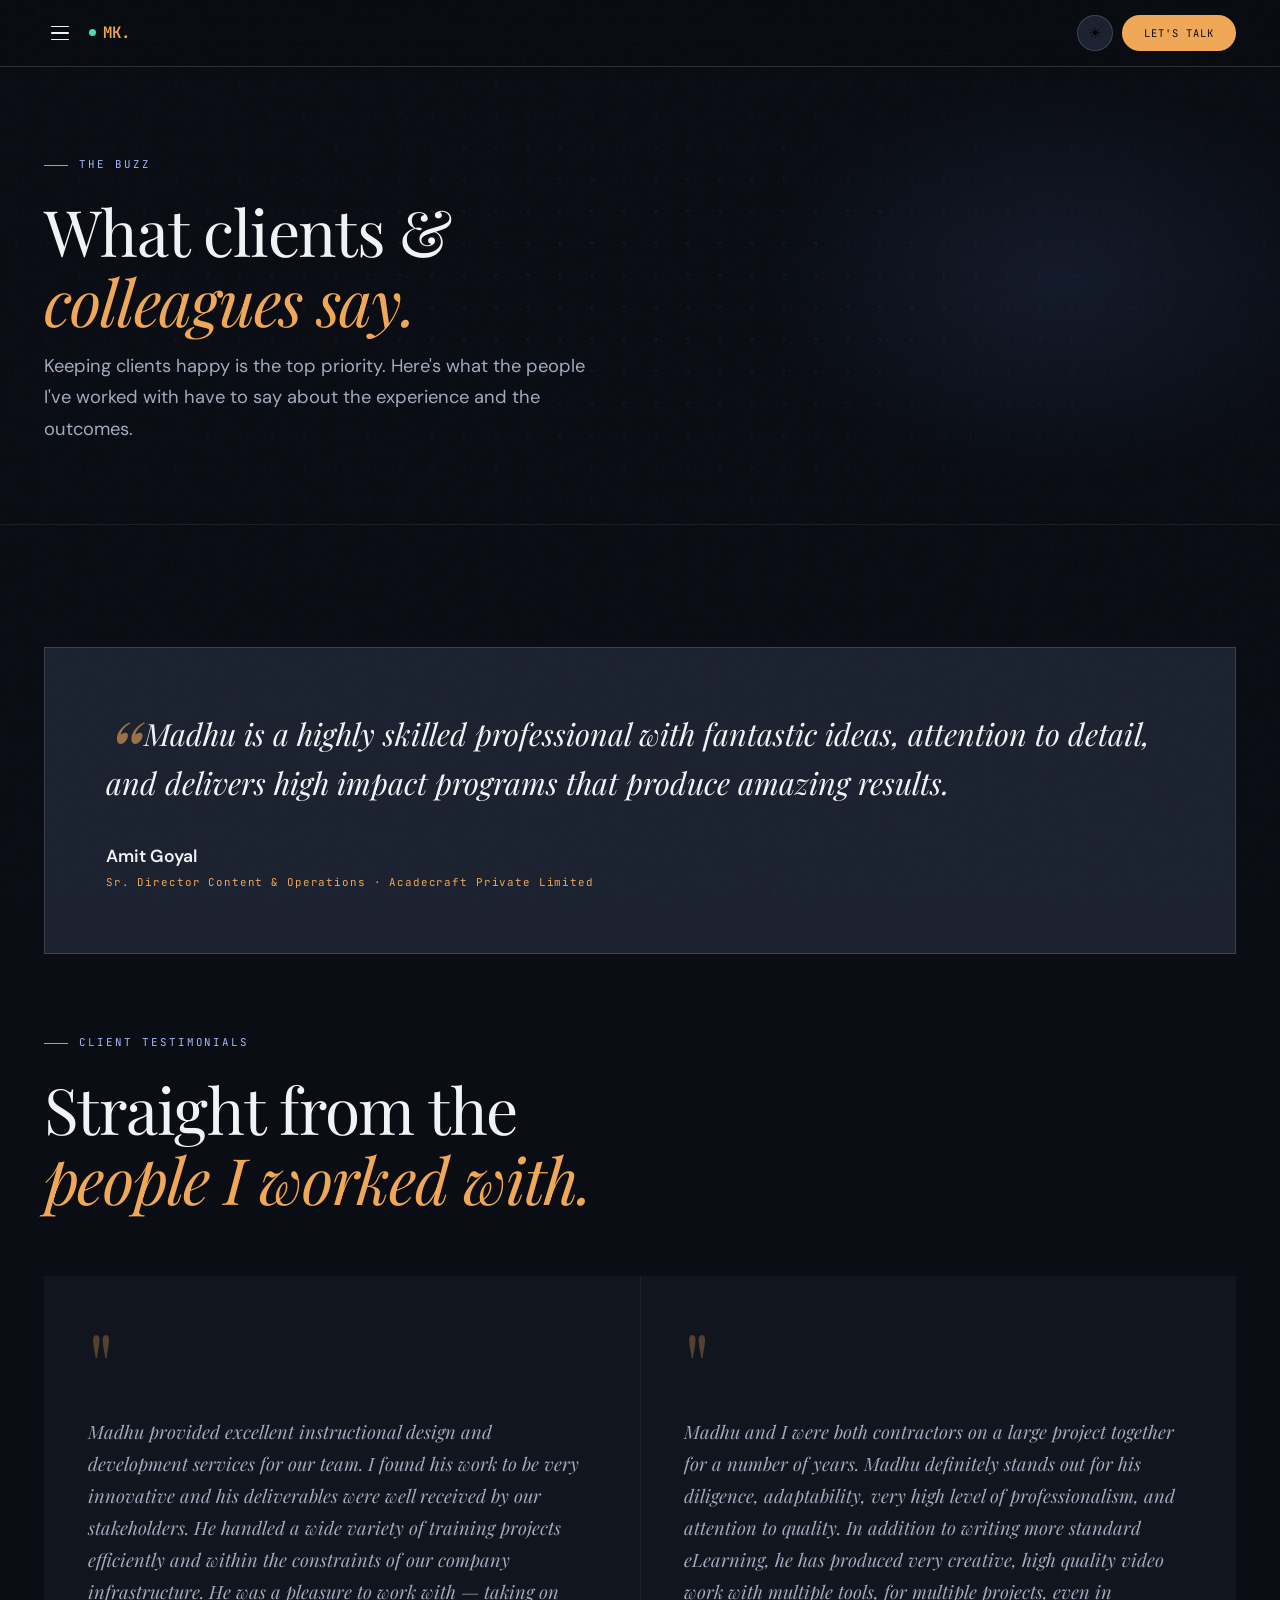
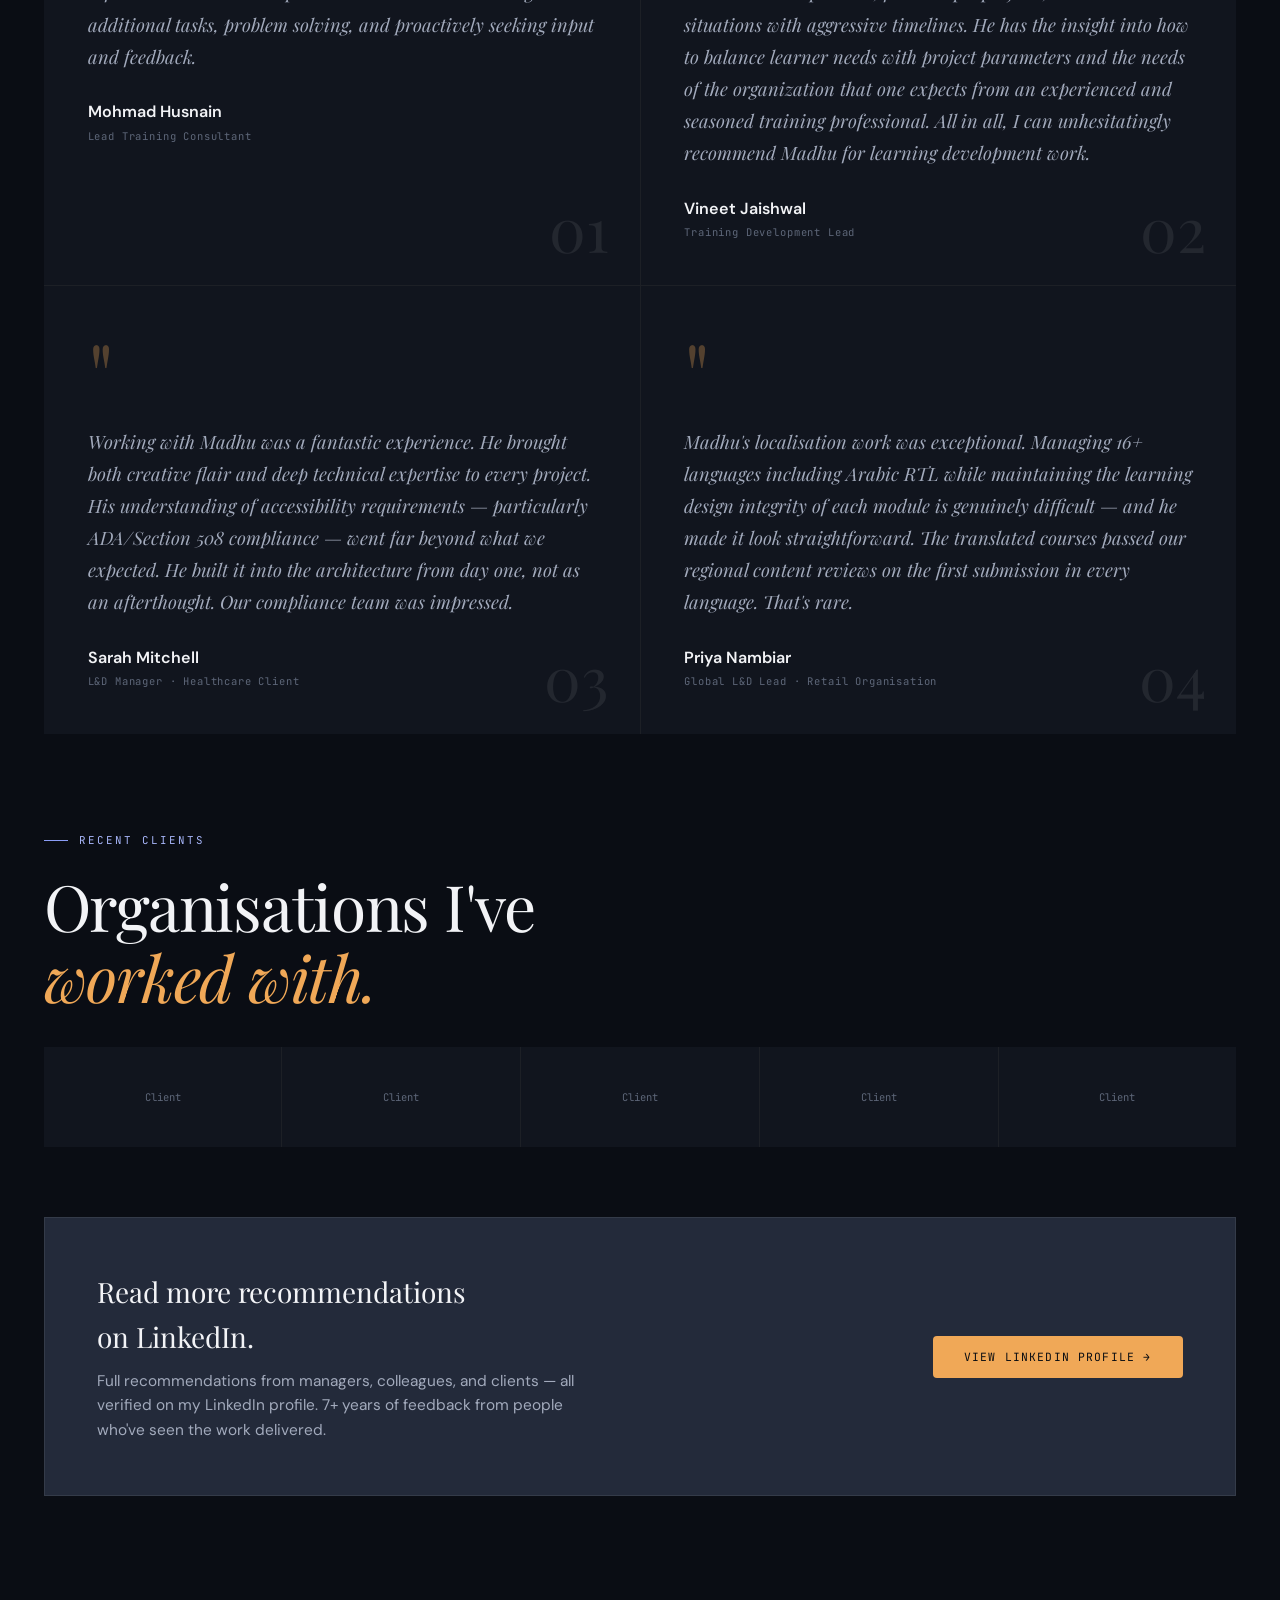
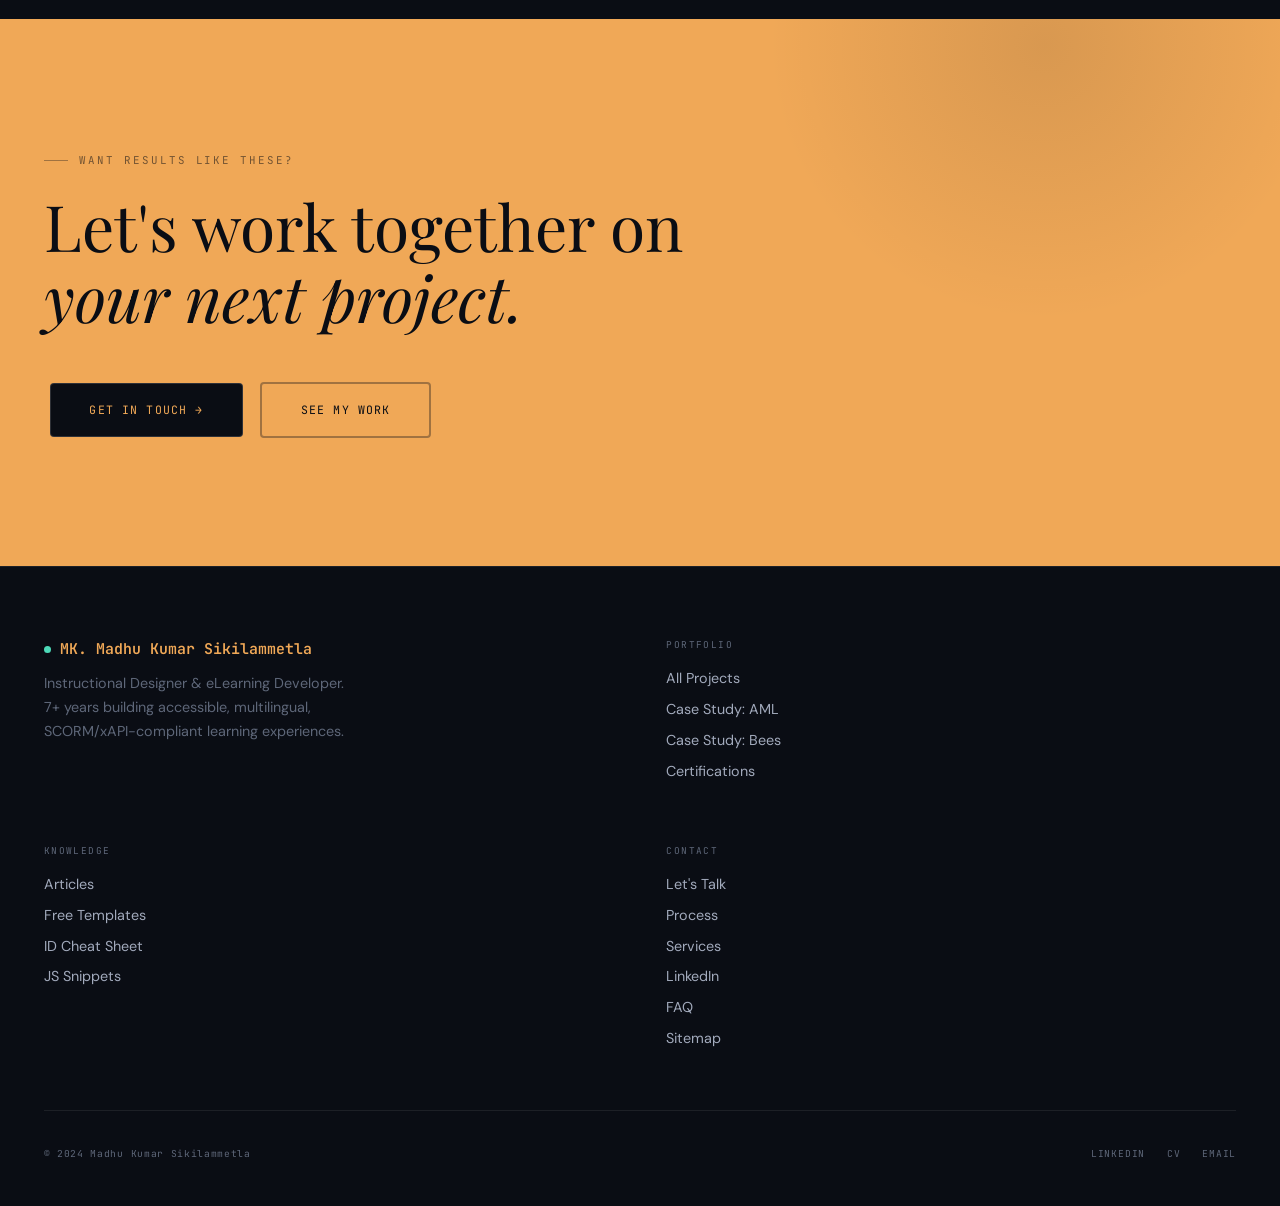
<file: buzz.html>
<!DOCTYPE html>
<html lang="en" data-theme="dark">
<head>
<meta charset="UTF-8"><meta name="viewport" content="width=device-width,initial-scale=1">
<title>Buzz | Madhu Kumar Sikilammetla</title>
<link rel="stylesheet" href="style.css">
<style>
.testimonial-grid{display:grid;grid-template-columns:1fr 1fr;gap:1px;background:var(--border);margin-top:3.5rem}
.t-card{background:var(--bg2);padding:2.5rem;position:relative;transition:background .3s}
.t-card:hover{background:var(--bg3)}
.t-quote-mark{font-family:var(--serif);font-size:5rem;color:var(--gold);line-height:1;opacity:.3;margin-bottom:.5rem;display:block}
.t-text{font-family:var(--serif);font-size:1.05rem;font-style:italic;line-height:1.75;color:var(--text2);margin-bottom:1.5rem}
.t-author{font-family:var(--sans);font-size:.92rem;font-weight:600;color:var(--text);margin-bottom:.15rem}
.t-role{font-family:var(--mono);font-size:.6rem;letter-spacing:.08em;color:var(--muted)}
.t-num{position:absolute;bottom:1.5rem;right:1.75rem;font-family:var(--serif);font-size:3.5rem;font-weight:300;color:var(--border);line-height:1}
.featured-testimonial{background:var(--surface);border:1px solid var(--border2);padding:3.5rem;margin-bottom:4rem;position:relative}
.ft-quote{font-family:var(--serif);font-size:clamp(1.2rem,3vw,1.75rem);font-style:italic;line-height:1.6;color:var(--text);margin-bottom:2rem}
.ft-quote::before{content:'\201C';font-size:5rem;color:var(--gold);line-height:0;vertical-align:-.45em;margin-right:.15rem;opacity:.6}
.ft-author{font-family:var(--sans);font-size:1rem;font-weight:600;color:var(--text);margin-bottom:.2rem}
.ft-role{font-family:var(--mono);font-size:.62rem;letter-spacing:.08em;color:var(--gold)}
.clients-section{margin-top:5rem}
.clients-grid{display:grid;grid-template-columns:repeat(5,1fr);gap:1px;background:var(--border);margin-top:2rem}
.client-logo{background:var(--bg2);padding:2rem 1.5rem;display:flex;align-items:center;justify-content:center;transition:background .3s;min-height:100px}
.client-logo:hover{background:var(--bg3)}
.client-logo img{max-width:120px;max-height:50px;object-fit:contain;filter:grayscale(100%) brightness(0.7);transition:filter .3s;display:block;margin:0 auto}
.client-logo:hover img{filter:grayscale(0%) brightness(1)}
.linkedin-band{background:var(--surface2);border:1px solid var(--border);padding:3rem;margin-top:4rem;display:flex;align-items:center;justify-content:space-between;gap:2rem;flex-wrap:wrap}
.linkedin-text h3{font-family:var(--serif);font-size:1.6rem;font-weight:400;color:var(--text);margin-bottom:.5rem}
.linkedin-text p{font-family:var(--sans);font-size:.88rem;color:var(--text2);line-height:1.6;max-width:500px}
@media(max-width:860px){.testimonial-grid{grid-template-columns:1fr}.clients-grid{grid-template-columns:repeat(3,1fr)}.linkedin-band{flex-direction:column}}
@media(max-width:500px){.clients-grid{grid-template-columns:repeat(2,1fr)}}
</style>
</head>
<body>
<div class="progress-bar"></div>
<button class="btt" aria-label="Back to top">↑</button>
<nav>
  <button class="nav-ham" aria-label="Open menu"><span></span><span></span><span></span></button>
  <a class="nav-logo" href="index.html"><span class="logo-pulse"></span>MK.</a>
  <div class="nav-spacer"></div>
  <ul class="nav-links">
    <li>
      <button>Work <span class="nav-chevron">▾</span></button>
      <div class="nav-dd">
        <a href="work.html"><span class="dd-icon">🗂️</span>All Projects</a>
        <a href="case-study-aml.html"><span class="dd-icon">📋</span>Case Study: AML</a>
        <a href="case-study-bees.html"><span class="dd-icon">🐝</span>Case Study: Bees</a>
      </div>
    </li>
    <li>
      <button>About <span class="nav-chevron">▾</span></button>
      <div class="nav-dd">
        <a href="about.html"><span class="dd-icon">👤</span>About Me</a>
        <a href="buzz.html"><span class="dd-icon">💬</span>Buzz &amp; Testimonials</a>
        <a href="certifications.html"><span class="dd-icon">🎓</span>Certifications</a>
      </div>
    </li>
    <li><a href="process.html">Process</a></li>
    <li><a href="services.html">Services</a></li>
    <li>
      <button>Knowledge <span class="nav-chevron">▾</span></button>
      <div class="nav-dd">
        <a href="articles.html"><span class="dd-icon">✍️</span>Articles</a>
        <a href="id-frameworks.html"><span class="dd-icon">🧭</span>ID Cheat Sheet</a>
        <a href="resources.html"><span class="dd-icon">📦</span>Free Resources</a>
        <a href="glossary.html"><span class="dd-icon">📖</span>Glossary</a>
        <a href="sitemap.html"><span class="dd-icon">🗺️</span>Sitemap</a>
      </div>
    </li>
    <li>
      <button>Tools <span class="nav-chevron">▾</span></button>
      <div class="nav-mega">
        <div class="nav-mega-col">
          <span class="nav-mega-title">AI &amp; Demos</span>
          <a href="ai-analyzer.html"><span class="dd-icon">🤖</span>AI Course Analyzer<span class="dd-new">New</span></a>
          <a href="lms-demo.html"><span class="dd-icon">🎓</span>LMS Demo</a>
          <a href="demo-xapi.html"><span class="dd-icon">📡</span>xAPI Demo</a>
          <a href="demo-storyboard.html"><span class="dd-icon">🗂️</span>Storyboard Gen</a>
          <a href="demo-template.html"><span class="dd-icon">🔧</span>Patterns</a>
        </div>
        <div class="nav-mega-col">
          <span class="nav-mega-title">Reference Tools</span>
          <a href="sl-snippets.html"><span class="dd-icon">⚡</span>JS Snippets</a>
          <a href="accessibility-guide.html"><span class="dd-icon">♿</span>A11y Guide</a>
          <a href="effort-estimator.html"><span class="dd-icon">📊</span>Effort Estimator</a>
          <a href="spot-the-bug.html"><span class="dd-icon">🐛</span>Spot the Bug</a>
          <a href="id-model-selector.html"><span class="dd-icon">🧭</span>ID Selector</a>
        </div>
      </div>
    </li>
  </ul>
  <button class="theme-toggle" onclick="toggleTheme()" aria-label="Toggle theme">☀️</button>
  <a href="contact.html" class="nav-cta">Let's Talk</a>
</nav>
<div class="mobile-menu">
  <span class="mob-section-title">Portfolio</span>
  <a href="index.html"><span class="dd-icon">🏠</span>Home</a>
  <a href="work.html"><span class="dd-icon">🗂️</span>All Projects</a>
  <a href="case-study-aml.html"><span class="dd-icon">📋</span>Case Study: AML</a>
  <a href="case-study-bees.html"><span class="dd-icon">🐝</span>Case Study: Bees</a>
  <span class="mob-section-title">About</span>
  <a href="about.html"><span class="dd-icon">👤</span>About Me</a>
  <a href="buzz.html"><span class="dd-icon">💬</span>Buzz &amp; Testimonials</a>
  <a href="certifications.html"><span class="dd-icon">🎓</span>Certifications</a>
  <span class="mob-section-title">Services</span>
  <a href="process.html"><span class="dd-icon">⚙️</span>Process</a>
  <a href="services.html"><span class="dd-icon">📋</span>Services</a>
  <span class="mob-section-title">Knowledge</span>
  <a href="articles.html"><span class="dd-icon">✍️</span>Articles</a>
  <a href="id-frameworks.html"><span class="dd-icon">🧭</span>ID Cheat Sheet</a>
  <a href="resources.html"><span class="dd-icon">📦</span>Free Resources</a>
  <a href="glossary.html"><span class="dd-icon">📖</span>Glossary</a>
  <span class="mob-section-title">Tools &amp; Demos</span>
  <a href="ai-analyzer.html"><span class="dd-icon">🤖</span>AI Course Analyzer</a>
  <a href="sl-snippets.html"><span class="dd-icon">⚡</span>JS Snippets</a>
  <a href="lms-demo.html"><span class="dd-icon">🎓</span>LMS Demo</a>
  <a href="accessibility-guide.html"><span class="dd-icon">♿</span>A11y Guide</a>
  <a href="effort-estimator.html"><span class="dd-icon">📊</span>Effort Estimator</a>
  <a href="spot-the-bug.html"><span class="dd-icon">🐛</span>Spot the Bug</a>
  <a href="demo-xapi.html"><span class="dd-icon">📡</span>xAPI Demo</a>
  <a href="demo-storyboard.html"><span class="dd-icon">🗂️</span>Storyboard Gen</a>
  <a href="id-model-selector.html"><span class="dd-icon">🧭</span>ID Selector</a>
  <a href="demo-template.html"><span class="dd-icon">🔧</span>Patterns</a>
  <span class="mob-section-title">Contact</span>
  <a href="faq.html"><span class="dd-icon">❓</span>FAQ</a>
  <a href="sitemap.html"><span class="dd-icon">🗺️</span>Sitemap</a>
  <a href="contact.html"><span class="dd-icon">✉️</span>Let's Talk</a>
</div>

<div class="page-hero">
  <div class="hero-bg"></div><div class="hero-grid"></div>
  <div class="eyebrow reveal">The Buzz</div>
  <h1 class="display reveal d1">What clients &<br><em>colleagues say.</em></h1>
  <p style="font-family:var(--sans);font-size:1.05rem;color:var(--text2);max-width:560px;margin-top:.85rem;line-height:1.7" class="reveal d2">Keeping clients happy is the top priority. Here's what the people I've worked with have to say about the experience and the outcomes.</p>
</div>

<section class="section">
  <!-- Featured testimonial -->
  <div class="featured-testimonial reveal">
    <div class="ft-quote">Madhu is a highly skilled professional with fantastic ideas, attention to detail, and delivers high impact programs that produce amazing results.</div>
    <div class="ft-author">Amit Goyal</div>
    <div class="ft-role">Sr. Director Content & Operations · Acadecraft Private Limited</div>
  </div>

  <!-- Testimonial grid -->
  <div class="eyebrow reveal">Client Testimonials</div>
  <h2 class="display reveal d1">Straight from the<br><em>people I worked with.</em></h2>
  <div class="testimonial-grid">

    <div class="t-card reveal">
      <span class="t-quote-mark">"</span>
      <p class="t-text">Madhu provided excellent instructional design and development services for our team. I found his work to be very innovative and his deliverables were well received by our stakeholders. He handled a wide variety of training projects efficiently and within the constraints of our company infrastructure. He was a pleasure to work with — taking on additional tasks, problem solving, and proactively seeking input and feedback.</p>
      <div class="t-author">Mohmad Husnain</div>
      <div class="t-role">Lead Training Consultant</div>
      <div class="t-num">01</div>
    </div>

    <div class="t-card reveal d1">
      <span class="t-quote-mark">"</span>
      <p class="t-text">Madhu and I were both contractors on a large project together for a number of years. Madhu definitely stands out for his diligence, adaptability, very high level of professionalism, and attention to quality. In addition to writing more standard eLearning, he has produced very creative, high quality video work with multiple tools, for multiple projects, even in situations with aggressive timelines. He has the insight into how to balance learner needs with project parameters and the needs of the organization that one expects from an experienced and seasoned training professional. All in all, I can unhesitatingly recommend Madhu for learning development work.</p>
      <div class="t-author">Vineet Jaishwal</div>
      <div class="t-role">Training Development Lead</div>
      <div class="t-num">02</div>
    </div>

    <div class="t-card reveal">
      <span class="t-quote-mark">"</span>
      <p class="t-text">Working with Madhu was a fantastic experience. He brought both creative flair and deep technical expertise to every project. His understanding of accessibility requirements — particularly ADA/Section 508 compliance — went far beyond what we expected. He built it into the architecture from day one, not as an afterthought. Our compliance team was impressed.</p>
      <div class="t-author">Sarah Mitchell</div>
      <div class="t-role">L&D Manager · Healthcare Client</div>
      <div class="t-num">03</div>
    </div>

    <div class="t-card reveal d1">
      <span class="t-quote-mark">"</span>
      <p class="t-text">Madhu's localisation work was exceptional. Managing 16+ languages including Arabic RTL while maintaining the learning design integrity of each module is genuinely difficult — and he made it look straightforward. The translated courses passed our regional content reviews on the first submission in every language. That's rare.</p>
      <div class="t-author">Priya Nambiar</div>
      <div class="t-role">Global L&D Lead · Retail Organisation</div>
      <div class="t-num">04</div>
    </div>

  </div>

  <!-- Client logos -->
  <div class="clients-section reveal">
    <div class="eyebrow">Recent Clients</div>
    <h2 class="display d1">Organisations I've<br><em>worked with.</em></h2>
    <div class="clients-grid">
      <div class="client-logo">
        <img src="https://lh3.googleusercontent.com/sitesv/[base64]w240" alt="Client 1" onerror="this.style.display='none';this.parentElement.innerHTML='<div style=\'font-family:var(--mono);font-size:.6rem;color:var(--muted);text-align:center\'>Client</div>'">
      </div>
      <div class="client-logo">
        <img src="https://lh3.googleusercontent.com/sitesv/[base64]w240" alt="Client 2" onerror="this.style.display='none';this.parentElement.innerHTML='<div style=\'font-family:var(--mono);font-size:.6rem;color:var(--muted);text-align:center\'>Client</div>'">
      </div>
      <div class="client-logo">
        <img src="https://lh3.googleusercontent.com/sitesv/[base64]w240" alt="Client 3" onerror="this.style.display='none';this.parentElement.innerHTML='<div style=\'font-family:var(--mono);font-size:.6rem;color:var(--muted);text-align:center\'>Client</div>'">
      </div>
      <div class="client-logo">
        <img src="https://lh3.googleusercontent.com/sitesv/[base64]w240" alt="Client 4" onerror="this.style.display='none';this.parentElement.innerHTML='<div style=\'font-family:var(--mono);font-size:.6rem;color:var(--muted);text-align:center\'>Client</div>'">
      </div>
      <div class="client-logo">
        <img src="https://lh3.googleusercontent.com/sitesv/[base64]w240" alt="Client 5" onerror="this.style.display='none';this.parentElement.innerHTML='<div style=\'font-family:var(--mono);font-size:.6rem;color:var(--muted);text-align:center\'>Client</div>'">
      </div>
    </div>
  </div>

  <!-- LinkedIn band -->
  <div class="linkedin-band reveal">
    <div class="linkedin-text">
      <h3>Read more recommendations<br>on LinkedIn.</h3>
      <p>Full recommendations from managers, colleagues, and clients — all verified on my LinkedIn profile. 7+ years of feedback from people who've seen the work delivered.</p>
    </div>
    <a href="https://www.linkedin.com/in/madhu-kumar-sikilammetla-22694598" target="_blank" class="btn btn-primary btn-lg">View LinkedIn Profile →</a>
  </div>
</section>

<div class="cta-band">
  <div class="eyebrow">Want results like these?</div>
  <div class="cta-band-title">Let's work together on<br><em>your next project.</em></div>
  <a href="contact.html" class="btn-dark">Get in Touch →</a>
  <a href="work.html" class="btn-dark outline">See My Work</a>
</div>
<footer>
  <div class="footer-grid">
    <div><div class="footer-brand"><span class="logo-pulse"></span>MK. Madhu Kumar Sikilammetla</div><div class="footer-desc">Instructional Designer &amp; eLearning Developer. 7+ years building accessible, multilingual, SCORM/xAPI-compliant learning experiences.</div></div>
    <div class="footer-col"><div class="footer-col-title">Portfolio</div><a href="work.html">All Projects</a><a href="case-study-aml.html">Case Study: AML</a><a href="case-study-bees.html">Case Study: Bees</a><a href="certifications.html">Certifications</a></div>
    <div class="footer-col"><div class="footer-col-title">Knowledge</div><a href="articles.html">Articles</a><a href="resources.html">Free Templates</a><a href="id-frameworks.html">ID Cheat Sheet</a><a href="sl-snippets.html">JS Snippets</a></div>
    <div class="footer-col"><div class="footer-col-title">Contact</div><a href="contact.html">Let's Talk</a><a href="process.html">Process</a><a href="services.html">Services</a><a href="https://www.linkedin.com/in/madhu-kumar-sikilammetla-22694598" target="_blank">LinkedIn</a><a href="faq.html">FAQ</a><a href="sitemap.html">Sitemap</a></div>
  </div>
  <div class="footer-bottom"><div class="footer-copy">© 2024 Madhu Kumar Sikilammetla</div><div class="footer-social"><a href="https://www.linkedin.com/in/madhu-kumar-sikilammetla-22694598" target="_blank">LinkedIn</a><a href="https://drive.google.com/file/d/1wsBtUEBdSjdLwK7CxFID6ttaW6afTxf6/view" target="_blank">CV</a><a href="mailto:madhukumar5290@gmail.com">Email</a></div></div>
</footer>
<script src="main.js"></script>
</body>
</html>
</file>
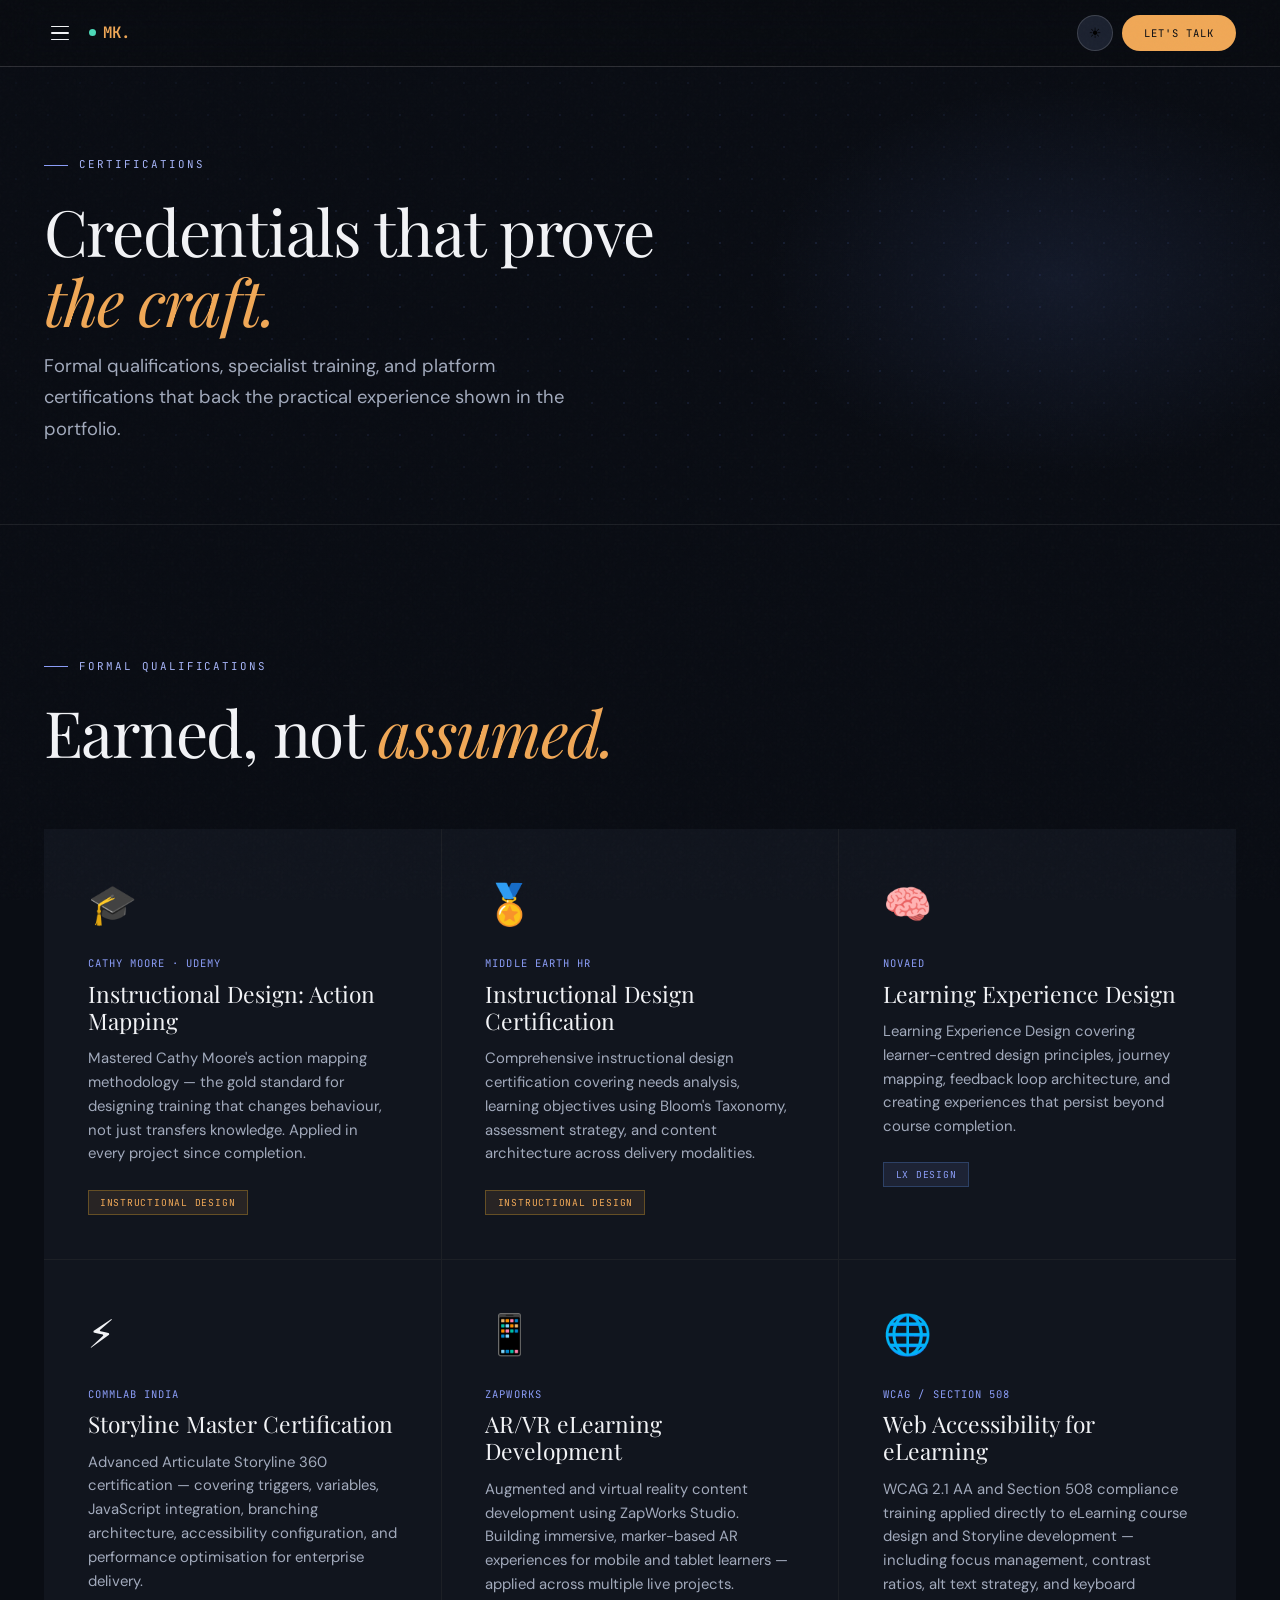
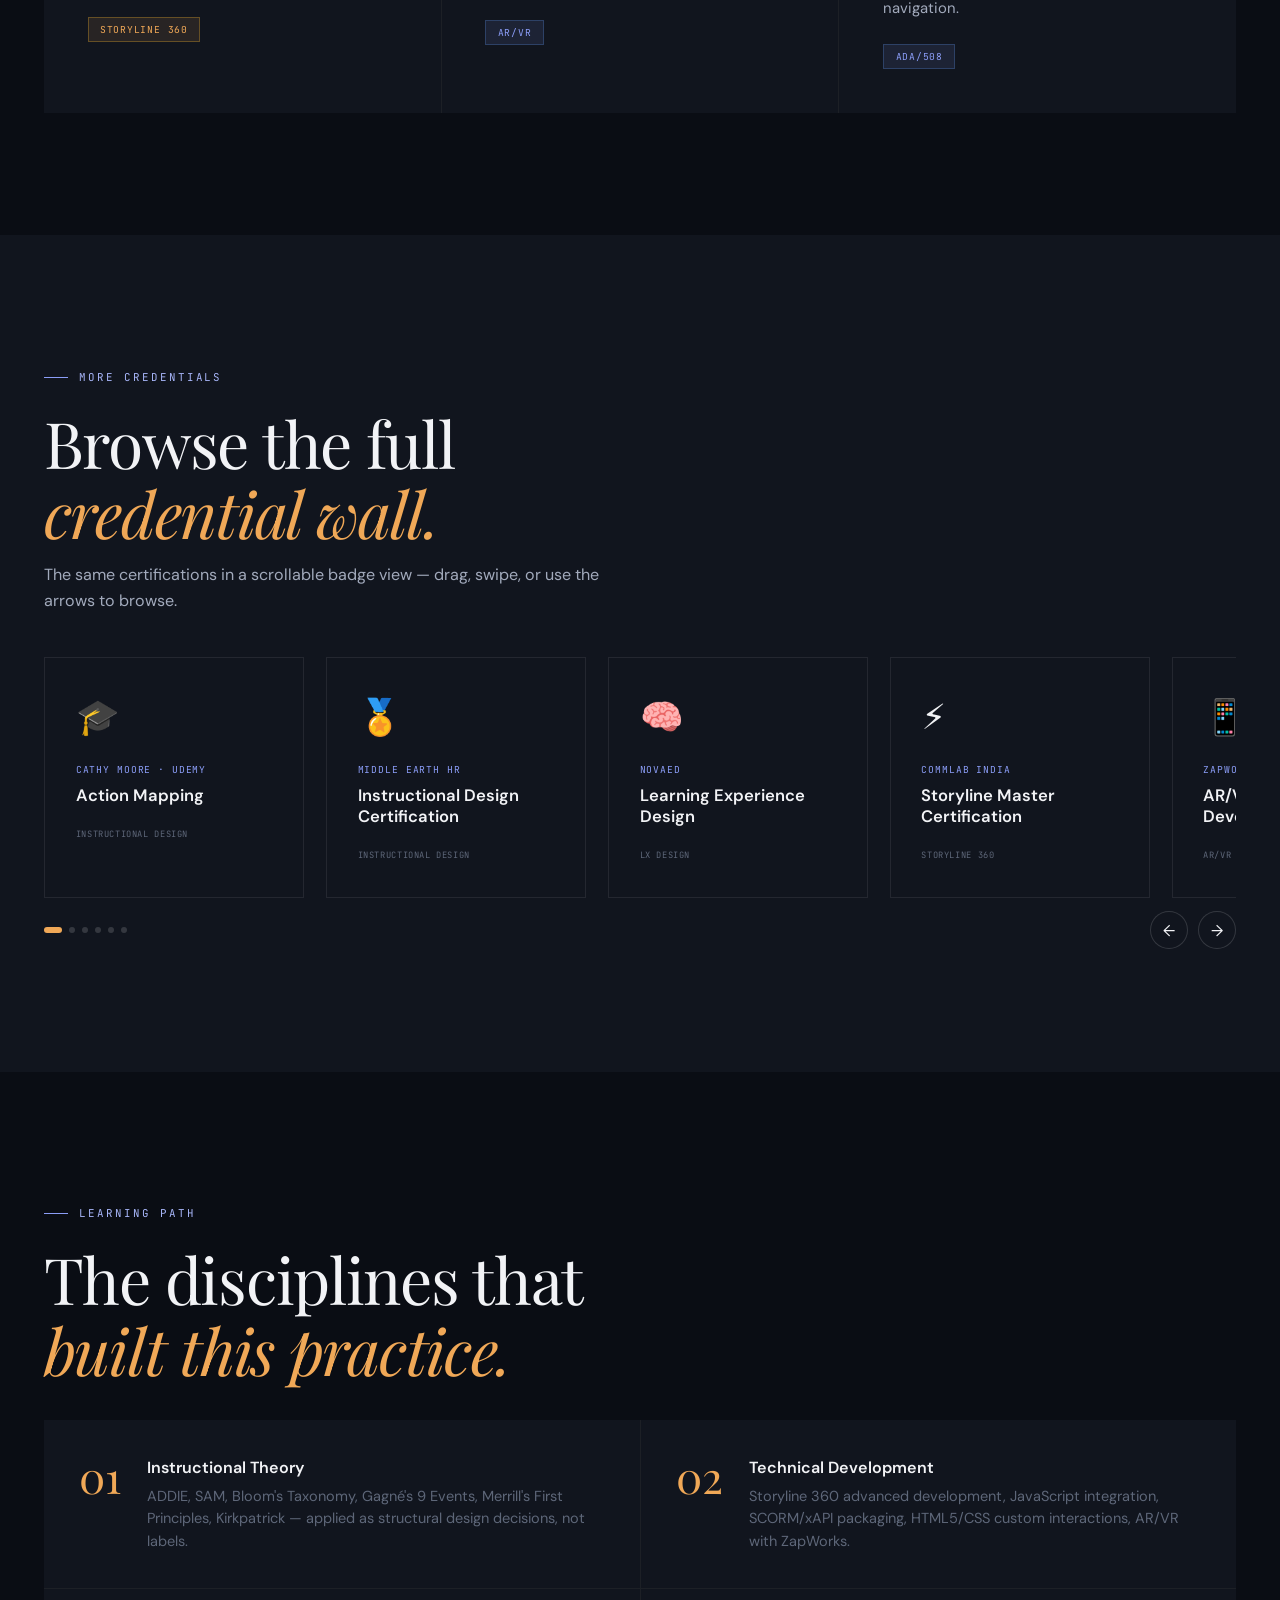
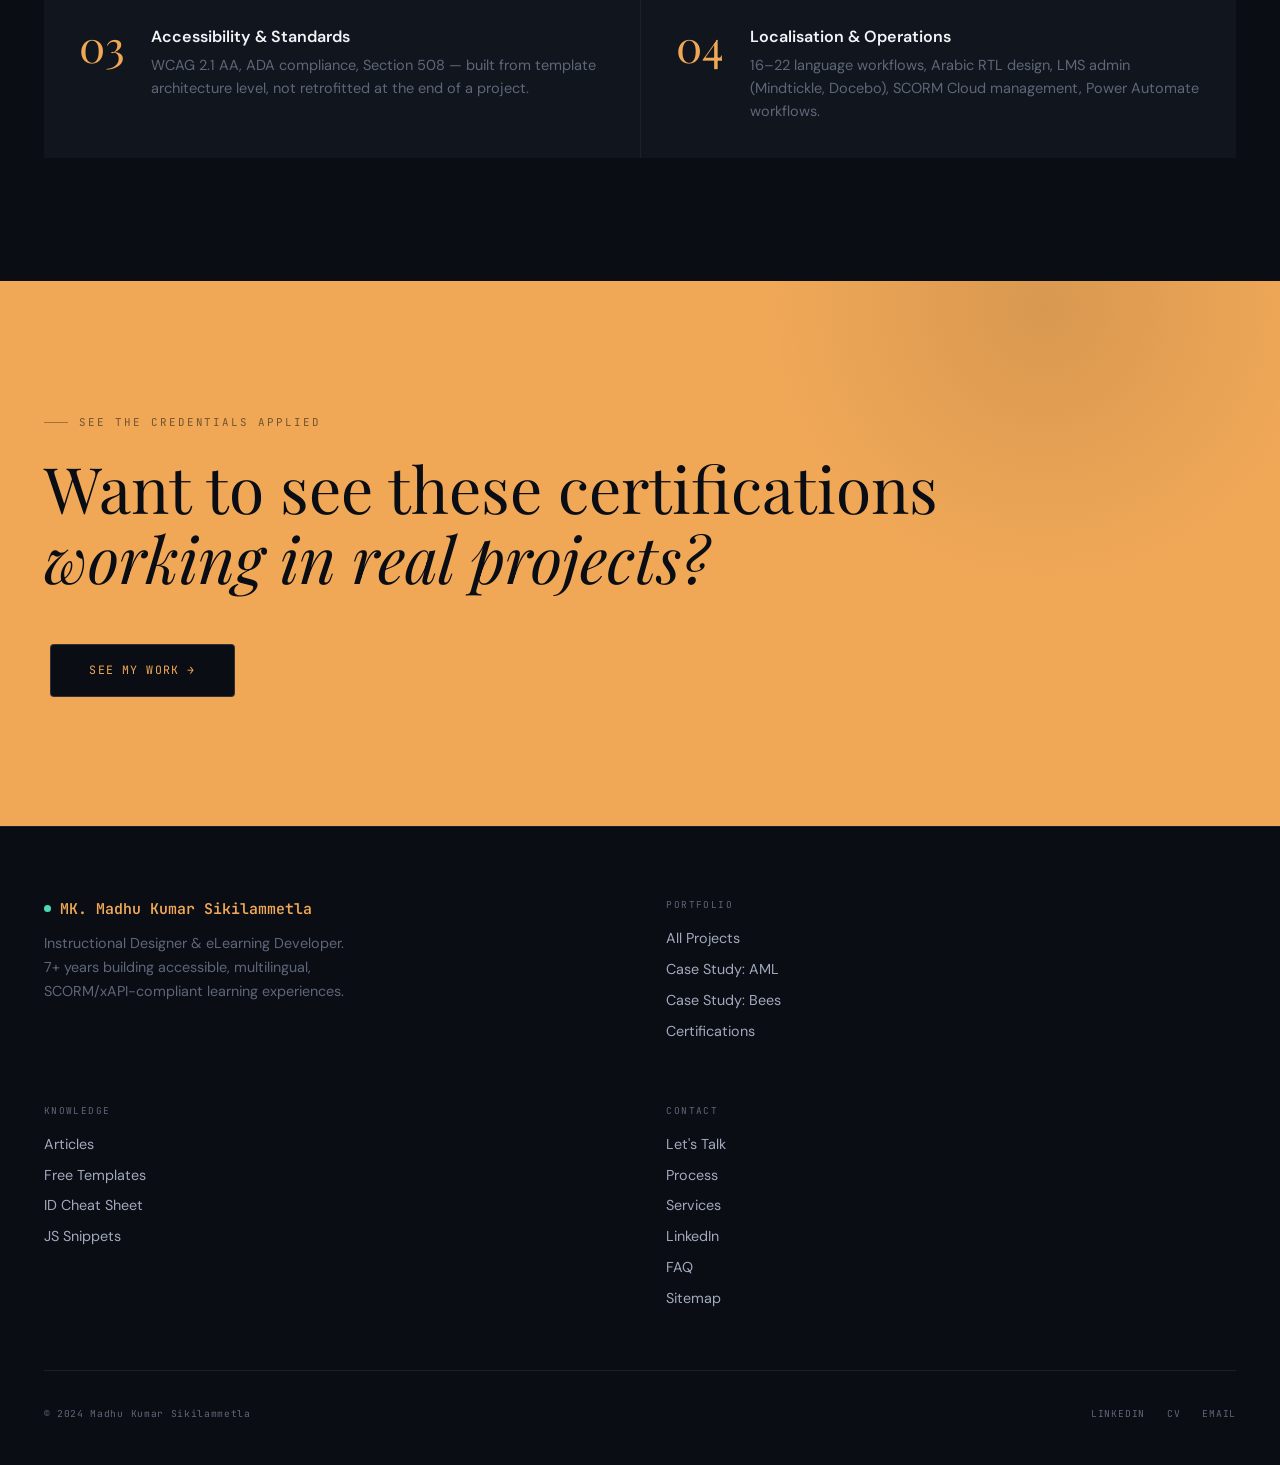
<file: certifications.html>
<!DOCTYPE html>
<html lang="en" data-theme="dark">
<head>
<meta charset="UTF-8"><meta name="viewport" content="width=device-width,initial-scale=1">
<title>Certifications | Madhu Kumar Sikilammetla</title>
<link rel="stylesheet" href="style.css">
<style>
.cert-grid{display:grid;grid-template-columns:repeat(3,1fr);gap:1px;background:var(--border);margin-top:3.5rem}
.cert-card{background:var(--bg2);padding:2.5rem;transition:background .3s;position:relative;overflow:hidden}
.cert-card::before{content:'';position:absolute;top:0;left:0;width:3px;height:0;background:var(--gold);transition:height .35s}
.cert-card:hover{background:var(--bg3)}.cert-card:hover::before{height:100%}
.cert-icon{font-size:2.25rem;margin-bottom:1.1rem;display:block}
.cert-issuer{font-family:var(--mono);font-size:.6rem;letter-spacing:.1em;text-transform:uppercase;color:var(--blue);margin-bottom:.45rem}
.cert-name{font-family:var(--serif);font-size:1.3rem;font-weight:400;color:var(--text);line-height:1.2;margin-bottom:.75rem}
.cert-desc{font-family:var(--sans);font-size:.85rem;line-height:1.6;color:var(--text2);margin-bottom:1.1rem}
.cert-badge{display:inline-block;font-family:var(--mono);font-size:.55rem;letter-spacing:.08em;text-transform:uppercase;padding:.22rem .65rem}
.badge-g{background:var(--gold-dim);color:var(--gold);border:1px solid rgba(240,180,41,.3)}
.badge-b{background:var(--blue-dim);color:var(--blue);border:1px solid rgba(91,156,246,.25)}
.lp-grid{display:grid;grid-template-columns:1fr 1fr;gap:1px;background:var(--border);margin-top:2rem}
.lp-item{background:var(--bg2);padding:2rem;display:flex;gap:1.5rem;align-items:flex-start}
.lp-num{font-family:var(--serif);font-size:2.5rem;font-weight:300;color:var(--gold);line-height:1;flex-shrink:0}
.lp-title{font-family:var(--sans);font-size:.92rem;font-weight:600;color:var(--text);margin-bottom:.3rem}
.lp-sub{font-family:var(--sans);font-size:.83rem;color:var(--muted);line-height:1.55}
.cert-carousel-wrap{position:relative;margin-top:2.25rem}
.cert-carousel{display:flex;gap:1.25rem;overflow-x:auto;scroll-snap-type:x mandatory;padding:.25rem .25rem .5rem;cursor:grab;scrollbar-width:none;-ms-overflow-style:none}
.cert-carousel.dragging{cursor:grabbing;scroll-snap-type:none}
.cert-carousel::-webkit-scrollbar{display:none;height:0}
.cert-slide{flex:0 0 260px;scroll-snap-align:start;background:var(--bg2);border:1px solid var(--border);padding:1.75rem;transition:border-color .25s,transform .25s;user-select:none}
.cert-slide:hover{border-color:var(--gold);transform:translateY(-3px)}
.cert-slide-icon{font-size:2rem;margin-bottom:1rem;display:block}
.cert-slide-issuer{font-family:var(--mono);font-size:.55rem;letter-spacing:.09em;text-transform:uppercase;color:var(--blue);margin-bottom:.4rem}
.cert-slide-name{font-family:var(--sans);font-size:.95rem;font-weight:600;color:var(--text);line-height:1.3;margin-bottom:.6rem}
.cert-slide-tag{font-family:var(--mono);font-size:.5rem;letter-spacing:.07em;text-transform:uppercase;color:var(--muted)}
.cert-carousel-nav{display:flex;align-items:center;justify-content:space-between;margin-top:.25rem}
.cert-arrows{display:flex;gap:.6rem}
.cert-arrow{width:38px;height:38px;border-radius:50%;border:1px solid var(--border2);background:var(--bg2);color:var(--text);cursor:pointer;transition:all .2s;display:flex;align-items:center;justify-content:center;font-size:.9rem}
.cert-arrow:hover{border-color:var(--gold);color:var(--gold)}
.cert-dots{display:flex;gap:.4rem;align-items:center}
.cert-dot{width:6px;height:6px;border-radius:50%;background:var(--border2);cursor:pointer;transition:all .25s;border:none;padding:0}
.cert-dot.active{background:var(--gold);width:18px;border-radius:3px}
.cert-source-note{font-family:var(--mono);font-size:.56rem;color:var(--muted);margin-top:1.1rem;letter-spacing:.03em;line-height:1.6}
@media(max-width:860px){.cert-grid{grid-template-columns:1fr}.lp-grid{grid-template-columns:1fr}}
</style>
</head>
<body>
<div class="progress-bar"></div>
<button class="btt" aria-label="Back to top">↑</button>
<nav>
  <button class="nav-ham" aria-label="Open menu"><span></span><span></span><span></span></button>
  <a class="nav-logo" href="index.html"><span class="logo-pulse"></span>MK.</a>
  <div class="nav-spacer"></div>
  <ul class="nav-links">
    <li>
      <button>Work <span class="nav-chevron">▾</span></button>
      <div class="nav-dd">
        <a href="work.html"><span class="dd-icon">🗂️</span>All Projects</a>
        <a href="case-study-aml.html"><span class="dd-icon">📋</span>Case Study: AML</a>
        <a href="case-study-bees.html"><span class="dd-icon">🐝</span>Case Study: Bees</a>
      </div>
    </li>
    <li>
      <button>About <span class="nav-chevron">▾</span></button>
      <div class="nav-dd">
        <a href="about.html"><span class="dd-icon">👤</span>About Me</a>
        <a href="buzz.html"><span class="dd-icon">💬</span>Buzz &amp; Testimonials</a>
        <a href="certifications.html"><span class="dd-icon">🎓</span>Certifications</a>
      </div>
    </li>
    <li><a href="process.html">Process</a></li>
    <li><a href="services.html">Services</a></li>
    <li>
      <button>Knowledge <span class="nav-chevron">▾</span></button>
      <div class="nav-dd">
        <a href="articles.html"><span class="dd-icon">✍️</span>Articles</a>
        <a href="id-frameworks.html"><span class="dd-icon">🧭</span>ID Cheat Sheet</a>
        <a href="resources.html"><span class="dd-icon">📦</span>Free Resources</a>
        <a href="glossary.html"><span class="dd-icon">📖</span>Glossary</a>
        <a href="sitemap.html"><span class="dd-icon">🗺️</span>Sitemap</a>
      </div>
    </li>
    <li>
      <button>Tools <span class="nav-chevron">▾</span></button>
      <div class="nav-mega">
        <div class="nav-mega-col">
          <span class="nav-mega-title">AI &amp; Demos</span>
          <a href="ai-analyzer.html"><span class="dd-icon">🤖</span>AI Course Analyzer<span class="dd-new">New</span></a>
          <a href="lms-demo.html"><span class="dd-icon">🎓</span>LMS Demo</a>
          <a href="demo-xapi.html"><span class="dd-icon">📡</span>xAPI Demo</a>
          <a href="demo-storyboard.html"><span class="dd-icon">🗂️</span>Storyboard Gen</a>
          <a href="demo-template.html"><span class="dd-icon">🔧</span>Patterns</a>
        </div>
        <div class="nav-mega-col">
          <span class="nav-mega-title">Reference Tools</span>
          <a href="sl-snippets.html"><span class="dd-icon">⚡</span>JS Snippets</a>
          <a href="accessibility-guide.html"><span class="dd-icon">♿</span>A11y Guide</a>
          <a href="effort-estimator.html"><span class="dd-icon">📊</span>Effort Estimator</a>
          <a href="spot-the-bug.html"><span class="dd-icon">🐛</span>Spot the Bug</a>
          <a href="id-model-selector.html"><span class="dd-icon">🧭</span>ID Selector</a>
        </div>
      </div>
    </li>
  </ul>
  <button class="theme-toggle" onclick="toggleTheme()" aria-label="Toggle theme">☀️</button>
  <a href="contact.html" class="nav-cta">Let's Talk</a>
</nav>
<div class="mobile-menu">
  <span class="mob-section-title">Portfolio</span>
  <a href="index.html"><span class="dd-icon">🏠</span>Home</a>
  <a href="work.html"><span class="dd-icon">🗂️</span>All Projects</a>
  <a href="case-study-aml.html"><span class="dd-icon">📋</span>Case Study: AML</a>
  <a href="case-study-bees.html"><span class="dd-icon">🐝</span>Case Study: Bees</a>
  <span class="mob-section-title">About</span>
  <a href="about.html"><span class="dd-icon">👤</span>About Me</a>
  <a href="buzz.html"><span class="dd-icon">💬</span>Buzz &amp; Testimonials</a>
  <a href="certifications.html"><span class="dd-icon">🎓</span>Certifications</a>
  <span class="mob-section-title">Services</span>
  <a href="process.html"><span class="dd-icon">⚙️</span>Process</a>
  <a href="services.html"><span class="dd-icon">📋</span>Services</a>
  <span class="mob-section-title">Knowledge</span>
  <a href="articles.html"><span class="dd-icon">✍️</span>Articles</a>
  <a href="id-frameworks.html"><span class="dd-icon">🧭</span>ID Cheat Sheet</a>
  <a href="resources.html"><span class="dd-icon">📦</span>Free Resources</a>
  <a href="glossary.html"><span class="dd-icon">📖</span>Glossary</a>
  <span class="mob-section-title">Tools &amp; Demos</span>
  <a href="ai-analyzer.html"><span class="dd-icon">🤖</span>AI Course Analyzer</a>
  <a href="sl-snippets.html"><span class="dd-icon">⚡</span>JS Snippets</a>
  <a href="lms-demo.html"><span class="dd-icon">🎓</span>LMS Demo</a>
  <a href="accessibility-guide.html"><span class="dd-icon">♿</span>A11y Guide</a>
  <a href="effort-estimator.html"><span class="dd-icon">📊</span>Effort Estimator</a>
  <a href="spot-the-bug.html"><span class="dd-icon">🐛</span>Spot the Bug</a>
  <a href="demo-xapi.html"><span class="dd-icon">📡</span>xAPI Demo</a>
  <a href="demo-storyboard.html"><span class="dd-icon">🗂️</span>Storyboard Gen</a>
  <a href="id-model-selector.html"><span class="dd-icon">🧭</span>ID Selector</a>
  <a href="demo-template.html"><span class="dd-icon">🔧</span>Patterns</a>
  <span class="mob-section-title">Contact</span>
  <a href="faq.html"><span class="dd-icon">❓</span>FAQ</a>
  <a href="sitemap.html"><span class="dd-icon">🗺️</span>Sitemap</a>
  <a href="contact.html"><span class="dd-icon">✉️</span>Let's Talk</a>
</div>

<div class="page-hero">
  <div class="hero-bg"></div><div class="hero-grid"></div>
  <div class="eyebrow reveal">Certifications</div>
  <h1 class="display reveal d1">Credentials that prove<br><em>the craft.</em></h1>
  <p style="font-family:var(--sans);font-size:1.05rem;color:var(--text2);max-width:560px;margin-top:.85rem;line-height:1.7" class="reveal d2">Formal qualifications, specialist training, and platform certifications that back the practical experience shown in the portfolio.</p>
</div>

<section class="section">
  <div class="eyebrow reveal">Formal Qualifications</div>
  <h2 class="display reveal d1">Earned, not <em>assumed.</em></h2>
  <div class="cert-grid">
    <div class="cert-card reveal">
      <span class="cert-icon">🎓</span>
      <div class="cert-issuer">Cathy Moore · Udemy</div>
      <div class="cert-name">Instructional Design: Action Mapping</div>
      <p class="cert-desc">Mastered Cathy Moore's action mapping methodology — the gold standard for designing training that changes behaviour, not just transfers knowledge. Applied in every project since completion.</p>
      <span class="cert-badge badge-g">Instructional Design</span>
    </div>
    <div class="cert-card reveal d1">
      <span class="cert-icon">🏅</span>
      <div class="cert-issuer">Middle Earth HR</div>
      <div class="cert-name">Instructional Design Certification</div>
      <p class="cert-desc">Comprehensive instructional design certification covering needs analysis, learning objectives using Bloom's Taxonomy, assessment strategy, and content architecture across delivery modalities.</p>
      <span class="cert-badge badge-g">Instructional Design</span>
    </div>
    <div class="cert-card reveal d2">
      <span class="cert-icon">🧠</span>
      <div class="cert-issuer">NovaED</div>
      <div class="cert-name">Learning Experience Design</div>
      <p class="cert-desc">Learning Experience Design covering learner-centred design principles, journey mapping, feedback loop architecture, and creating experiences that persist beyond course completion.</p>
      <span class="cert-badge badge-b">LX Design</span>
    </div>
    <div class="cert-card reveal">
      <span class="cert-icon">⚡</span>
      <div class="cert-issuer">CommLab India</div>
      <div class="cert-name">Storyline Master Certification</div>
      <p class="cert-desc">Advanced Articulate Storyline 360 certification — covering triggers, variables, JavaScript integration, branching architecture, accessibility configuration, and performance optimisation for enterprise delivery.</p>
      <span class="cert-badge badge-g">Storyline 360</span>
    </div>
    <div class="cert-card reveal d1">
      <span class="cert-icon">📱</span>
      <div class="cert-issuer">ZapWorks</div>
      <div class="cert-name">AR/VR eLearning Development</div>
      <p class="cert-desc">Augmented and virtual reality content development using ZapWorks Studio. Building immersive, marker-based AR experiences for mobile and tablet learners — applied across multiple live projects.</p>
      <span class="cert-badge badge-b">AR/VR</span>
    </div>
    <div class="cert-card reveal d2">
      <span class="cert-icon">🌐</span>
      <div class="cert-issuer">WCAG / Section 508</div>
      <div class="cert-name">Web Accessibility for eLearning</div>
      <p class="cert-desc">WCAG 2.1 AA and Section 508 compliance training applied directly to eLearning course design and Storyline development — including focus management, contrast ratios, alt text strategy, and keyboard navigation.</p>
      <span class="cert-badge badge-b">ADA/508</span>
    </div>
  </div>
</section>

<section class="section section-alt">
  <div class="eyebrow reveal">More Credentials</div>
  <h2 class="display reveal d1">Browse the full<br><em>credential wall.</em></h2>
  <p style="font-family:var(--sans);font-size:.92rem;color:var(--text2);max-width:600px;margin-top:.75rem" class="reveal d2">The same certifications in a scrollable badge view — drag, swipe, or use the arrows to browse.</p>
  <div class="cert-carousel-wrap reveal">
    <div class="cert-carousel" id="cert-carousel">
      <div class="cert-slide"><span class="cert-slide-icon">🎓</span><div class="cert-slide-issuer">Cathy Moore · Udemy</div><div class="cert-slide-name">Action Mapping</div><span class="cert-slide-tag">Instructional Design</span></div>
      <div class="cert-slide"><span class="cert-slide-icon">🏅</span><div class="cert-slide-issuer">Middle Earth HR</div><div class="cert-slide-name">Instructional Design Certification</div><span class="cert-slide-tag">Instructional Design</span></div>
      <div class="cert-slide"><span class="cert-slide-icon">🧠</span><div class="cert-slide-issuer">NovaED</div><div class="cert-slide-name">Learning Experience Design</div><span class="cert-slide-tag">LX Design</span></div>
      <div class="cert-slide"><span class="cert-slide-icon">⚡</span><div class="cert-slide-issuer">CommLab India</div><div class="cert-slide-name">Storyline Master Certification</div><span class="cert-slide-tag">Storyline 360</span></div>
      <div class="cert-slide"><span class="cert-slide-icon">📱</span><div class="cert-slide-issuer">ZapWorks</div><div class="cert-slide-name">AR/VR eLearning Development</div><span class="cert-slide-tag">AR/VR</span></div>
      <div class="cert-slide"><span class="cert-slide-icon">🌐</span><div class="cert-slide-issuer">WCAG / Section 508</div><div class="cert-slide-name">Web Accessibility for eLearning</div><span class="cert-slide-tag">ADA/508</span></div>
    </div>
    <div class="cert-carousel-nav">
      <div class="cert-dots" id="cert-dots"></div>
      <div class="cert-arrows">
        <button class="cert-arrow" onclick="certScroll(-1)" aria-label="Previous certification">←</button>
        <button class="cert-arrow" onclick="certScroll(1)" aria-label="Next certification">→</button>
      </div>
    </div>
  </div>
</section>

<section class="section">
  <div class="eyebrow reveal">Learning Path</div>
  <h2 class="display reveal d1">The disciplines that<br><em>built this practice.</em></h2>
  <div class="lp-grid reveal">
    <div class="lp-item"><div class="lp-num">01</div><div><div class="lp-title">Instructional Theory</div><div class="lp-sub">ADDIE, SAM, Bloom's Taxonomy, Gagné's 9 Events, Merrill's First Principles, Kirkpatrick — applied as structural design decisions, not labels.</div></div></div>
    <div class="lp-item"><div class="lp-num">02</div><div><div class="lp-title">Technical Development</div><div class="lp-sub">Storyline 360 advanced development, JavaScript integration, SCORM/xAPI packaging, HTML5/CSS custom interactions, AR/VR with ZapWorks.</div></div></div>
    <div class="lp-item"><div class="lp-num">03</div><div><div class="lp-title">Accessibility & Standards</div><div class="lp-sub">WCAG 2.1 AA, ADA compliance, Section 508 — built from template architecture level, not retrofitted at the end of a project.</div></div></div>
    <div class="lp-item"><div class="lp-num">04</div><div><div class="lp-title">Localisation & Operations</div><div class="lp-sub">16–22 language workflows, Arabic RTL design, LMS admin (Mindtickle, Docebo), SCORM Cloud management, Power Automate workflows.</div></div></div>
  </div>
</section>

<div class="cta-band">
  <div class="eyebrow">See the credentials applied</div>
  <div class="cta-band-title">Want to see these certifications<br><em>working in real projects?</em></div>
  <a href="work.html" class="btn-dark">See My Work →</a>
</div>
<footer>
  <div class="footer-grid">
    <div><div class="footer-brand"><span class="logo-pulse"></span>MK. Madhu Kumar Sikilammetla</div><div class="footer-desc">Instructional Designer &amp; eLearning Developer. 7+ years building accessible, multilingual, SCORM/xAPI-compliant learning experiences.</div></div>
    <div class="footer-col"><div class="footer-col-title">Portfolio</div><a href="work.html">All Projects</a><a href="case-study-aml.html">Case Study: AML</a><a href="case-study-bees.html">Case Study: Bees</a><a href="certifications.html">Certifications</a></div>
    <div class="footer-col"><div class="footer-col-title">Knowledge</div><a href="articles.html">Articles</a><a href="resources.html">Free Templates</a><a href="id-frameworks.html">ID Cheat Sheet</a><a href="sl-snippets.html">JS Snippets</a></div>
    <div class="footer-col"><div class="footer-col-title">Contact</div><a href="contact.html">Let's Talk</a><a href="process.html">Process</a><a href="services.html">Services</a><a href="https://www.linkedin.com/in/madhu-kumar-sikilammetla-22694598" target="_blank">LinkedIn</a><a href="faq.html">FAQ</a><a href="sitemap.html">Sitemap</a></div>
  </div>
  <div class="footer-bottom"><div class="footer-copy">© 2024 Madhu Kumar Sikilammetla</div><div class="footer-social"><a href="https://www.linkedin.com/in/madhu-kumar-sikilammetla-22694598" target="_blank">LinkedIn</a><a href="https://drive.google.com/file/d/1wsBtUEBdSjdLwK7CxFID6ttaW6afTxf6/view" target="_blank">CV</a><a href="mailto:madhukumar5290@gmail.com">Email</a></div></div>
</footer>
<script src="main.js"></script>
<script>
(function(){
  const track = document.getElementById('cert-carousel');
  const dotsWrap = document.getElementById('cert-dots');
  if(!track || !dotsWrap) return;
  const slides = Array.from(track.querySelectorAll('.cert-slide'));
  slides.forEach((s,i)=>{
    const d=document.createElement('button');
    d.className='cert-dot'+(i===0?' active':'');
    d.type='button';
    d.setAttribute('aria-label','Go to certification '+(i+1));
    d.addEventListener('click',()=>track.scrollTo({left:s.offsetLeft-track.offsetLeft,behavior:'smooth'}));
    dotsWrap.appendChild(d);
  });
  const dots = dotsWrap.querySelectorAll('.cert-dot');
  function updateDots(){
    let closest=0,min=Infinity;
    slides.forEach((s,i)=>{const d=Math.abs((s.offsetLeft-track.offsetLeft)-track.scrollLeft);if(d<min){min=d;closest=i;}});
    dots.forEach((d,i)=>d.classList.toggle('active',i===closest));
  }
  track.addEventListener('scroll',()=>{clearTimeout(track._t);track._t=setTimeout(updateDots,80)});
  window.certScroll=function(dir){
    const step=(slides[0]?slides[0].offsetWidth:260)+20;
    track.scrollBy({left:dir*step*2,behavior:'smooth'});
  };
  let isDown=false,startX=0,startScroll=0,moved=false;
  track.addEventListener('mousedown',e=>{isDown=true;moved=false;track.classList.add('dragging');startX=e.pageX;startScroll=track.scrollLeft;});
  window.addEventListener('mouseup',()=>{isDown=false;track.classList.remove('dragging');});
  track.addEventListener('mouseleave',()=>{isDown=false;track.classList.remove('dragging');});
  track.addEventListener('mousemove',e=>{
    if(!isDown)return;
    e.preventDefault();
    if(Math.abs(e.pageX-startX)>4)moved=true;
    track.scrollLeft = startScroll - (e.pageX-startX);
  });
  track.addEventListener('click',e=>{if(moved){e.preventDefault();e.stopPropagation();}},true);
})();
</script>
</body>
</html>
</file>
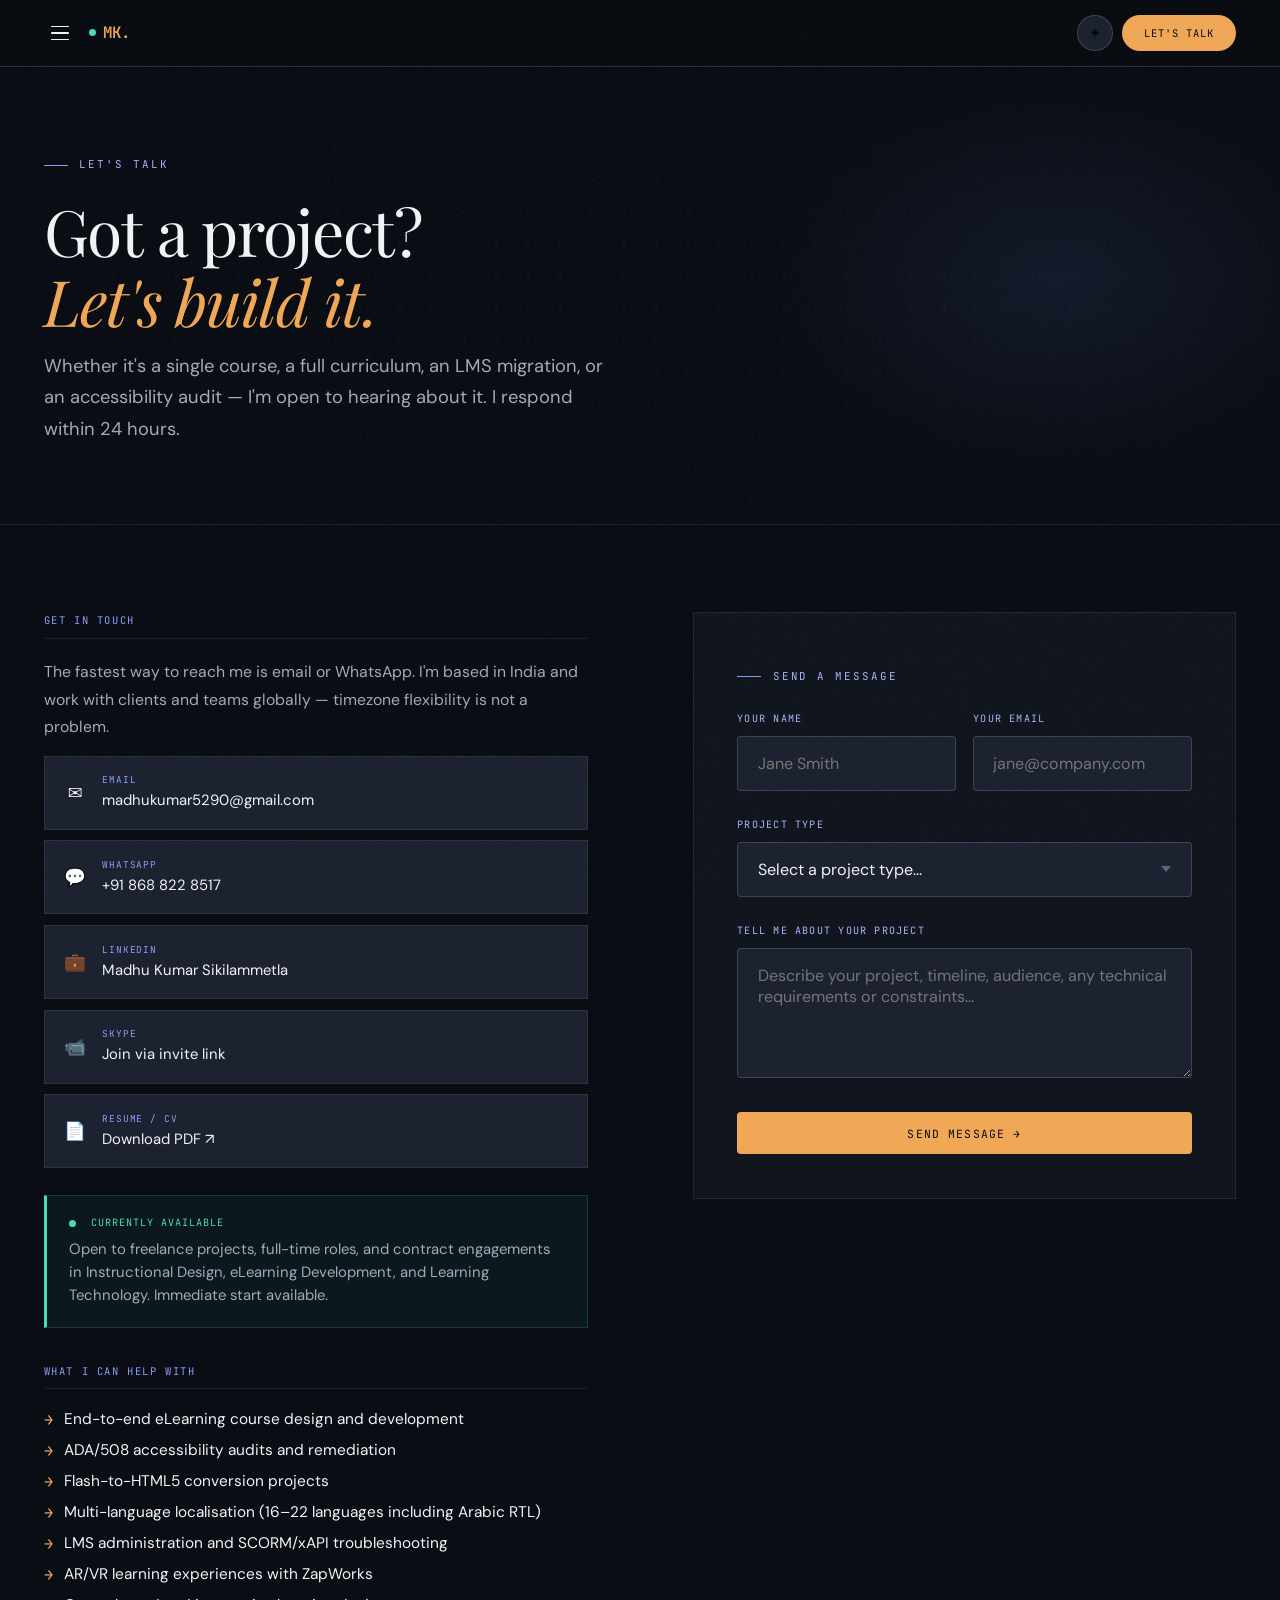
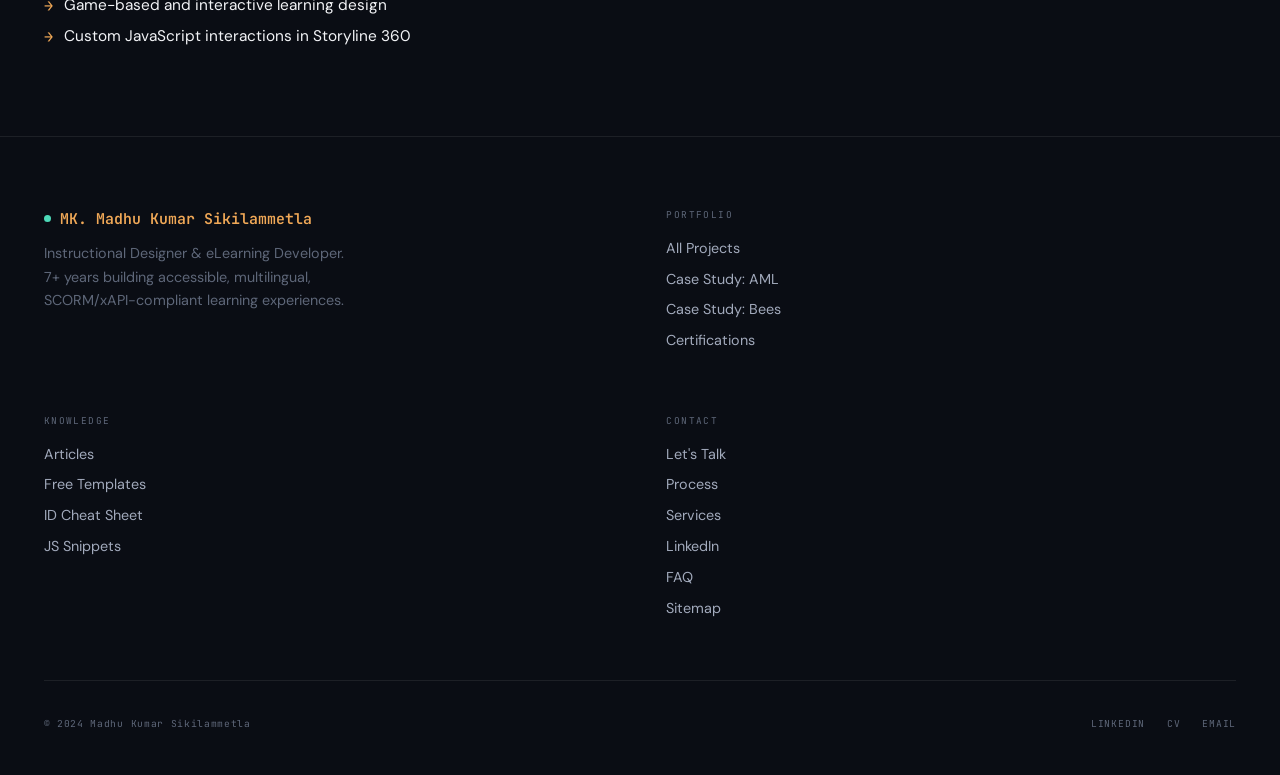
<file: contact.html>
<!DOCTYPE html>
<html lang="en" data-theme="dark">
<head>
<meta charset="UTF-8"><meta name="viewport" content="width=device-width,initial-scale=1">
<title>Let's Talk | Madhu Kumar Sikilammetla</title>
<link rel="stylesheet" href="style.css">
<style>
.contact-grid{display:grid;grid-template-columns:1fr 1fr;gap:6rem;padding:5rem var(--ph);align-items:start}
.contact-info-section{font-family:var(--mono);font-size:.6rem;letter-spacing:.15em;text-transform:uppercase;color:var(--blue);padding-bottom:.5rem;border-bottom:1px solid var(--border);margin-bottom:1.1rem;margin-top:2.5rem}
.contact-info-section:first-child{margin-top:0}
.contact-p{font-family:var(--sans);font-size:.9rem;line-height:1.75;color:var(--text2);margin-bottom:.85rem}
.clinks{display:flex;flex-direction:column;gap:.6rem}
.clink{display:flex;align-items:center;gap:.9rem;padding:.9rem 1.1rem;background:var(--surface);border:1px solid var(--border);text-decoration:none;transition:border-color .2s,background .2s}
.clink:hover{border-color:var(--gold);background:var(--bg3)}
.clink-icon{font-size:1rem;width:22px;text-align:center;flex-shrink:0}
.clink-label{font-family:var(--mono);font-size:.54rem;letter-spacing:.1em;text-transform:uppercase;color:var(--blue);margin-bottom:.1rem}
.clink-val{font-family:var(--sans);font-size:.85rem;color:var(--text)}
.avail-box{background:rgba(47,204,161,.06);border:1px solid rgba(47,204,161,.2);border-left:3px solid var(--teal);padding:1.1rem 1.25rem;margin-top:1.5rem}
.avail-label{font-family:var(--mono);font-size:.58rem;letter-spacing:.1em;text-transform:uppercase;color:var(--teal);display:flex;align-items:center;gap:.45rem;margin-bottom:.4rem}
.avail-text{font-family:var(--sans);font-size:.85rem;color:var(--text2);line-height:1.55}
.services-list{display:flex;flex-direction:column;gap:.45rem}
.service-item{font-family:var(--sans);font-size:.88rem;color:var(--text);display:flex;align-items:flex-start;gap:.65rem;line-height:1.5}
.service-item::before{content:'→';color:var(--gold);flex-shrink:0;font-family:var(--mono)}
.form-wrap{background:var(--bg2);border:1px solid var(--border);padding:2.5rem}
@media(max-width:900px){.contact-grid{grid-template-columns:1fr;padding:3rem var(--ph);gap:3rem}}
</style>
</head>
<body>
<div class="progress-bar"></div>
<button class="btt" aria-label="Back to top">↑</button>
<nav>
  <button class="nav-ham" aria-label="Open menu"><span></span><span></span><span></span></button>
  <a class="nav-logo" href="index.html"><span class="logo-pulse"></span>MK.</a>
  <div class="nav-spacer"></div>
  <ul class="nav-links">
    <li>
      <button>Work <span class="nav-chevron">▾</span></button>
      <div class="nav-dd">
        <a href="work.html"><span class="dd-icon">🗂️</span>All Projects</a>
        <a href="case-study-aml.html"><span class="dd-icon">📋</span>Case Study: AML</a>
        <a href="case-study-bees.html"><span class="dd-icon">🐝</span>Case Study: Bees</a>
      </div>
    </li>
    <li>
      <button>About <span class="nav-chevron">▾</span></button>
      <div class="nav-dd">
        <a href="about.html"><span class="dd-icon">👤</span>About Me</a>
        <a href="buzz.html"><span class="dd-icon">💬</span>Buzz &amp; Testimonials</a>
        <a href="certifications.html"><span class="dd-icon">🎓</span>Certifications</a>
      </div>
    </li>
    <li><a href="process.html">Process</a></li>
    <li><a href="services.html">Services</a></li>
    <li>
      <button>Knowledge <span class="nav-chevron">▾</span></button>
      <div class="nav-dd">
        <a href="articles.html"><span class="dd-icon">✍️</span>Articles</a>
        <a href="id-frameworks.html"><span class="dd-icon">🧭</span>ID Cheat Sheet</a>
        <a href="resources.html"><span class="dd-icon">📦</span>Free Resources</a>
        <a href="glossary.html"><span class="dd-icon">📖</span>Glossary</a>
        <a href="sitemap.html"><span class="dd-icon">🗺️</span>Sitemap</a>
      </div>
    </li>
    <li>
      <button>Tools <span class="nav-chevron">▾</span></button>
      <div class="nav-mega">
        <div class="nav-mega-col">
          <span class="nav-mega-title">AI &amp; Demos</span>
          <a href="ai-analyzer.html"><span class="dd-icon">🤖</span>AI Course Analyzer<span class="dd-new">New</span></a>
          <a href="lms-demo.html"><span class="dd-icon">🎓</span>LMS Demo</a>
          <a href="demo-xapi.html"><span class="dd-icon">📡</span>xAPI Demo</a>
          <a href="demo-storyboard.html"><span class="dd-icon">🗂️</span>Storyboard Gen</a>
          <a href="demo-template.html"><span class="dd-icon">🔧</span>Patterns</a>
        </div>
        <div class="nav-mega-col">
          <span class="nav-mega-title">Reference Tools</span>
          <a href="sl-snippets.html"><span class="dd-icon">⚡</span>JS Snippets</a>
          <a href="accessibility-guide.html"><span class="dd-icon">♿</span>A11y Guide</a>
          <a href="effort-estimator.html"><span class="dd-icon">📊</span>Effort Estimator</a>
          <a href="spot-the-bug.html"><span class="dd-icon">🐛</span>Spot the Bug</a>
          <a href="id-model-selector.html"><span class="dd-icon">🧭</span>ID Selector</a>
        </div>
      </div>
    </li>
  </ul>
  <button class="theme-toggle" onclick="toggleTheme()" aria-label="Toggle theme">☀️</button>
  <a href="contact.html" class="nav-cta">Let's Talk</a>
</nav>
<div class="mobile-menu">
  <span class="mob-section-title">Portfolio</span>
  <a href="index.html"><span class="dd-icon">🏠</span>Home</a>
  <a href="work.html"><span class="dd-icon">🗂️</span>All Projects</a>
  <a href="case-study-aml.html"><span class="dd-icon">📋</span>Case Study: AML</a>
  <a href="case-study-bees.html"><span class="dd-icon">🐝</span>Case Study: Bees</a>
  <span class="mob-section-title">About</span>
  <a href="about.html"><span class="dd-icon">👤</span>About Me</a>
  <a href="buzz.html"><span class="dd-icon">💬</span>Buzz &amp; Testimonials</a>
  <a href="certifications.html"><span class="dd-icon">🎓</span>Certifications</a>
  <span class="mob-section-title">Services</span>
  <a href="process.html"><span class="dd-icon">⚙️</span>Process</a>
  <a href="services.html"><span class="dd-icon">📋</span>Services</a>
  <span class="mob-section-title">Knowledge</span>
  <a href="articles.html"><span class="dd-icon">✍️</span>Articles</a>
  <a href="id-frameworks.html"><span class="dd-icon">🧭</span>ID Cheat Sheet</a>
  <a href="resources.html"><span class="dd-icon">📦</span>Free Resources</a>
  <a href="glossary.html"><span class="dd-icon">📖</span>Glossary</a>
  <span class="mob-section-title">Tools &amp; Demos</span>
  <a href="ai-analyzer.html"><span class="dd-icon">🤖</span>AI Course Analyzer</a>
  <a href="sl-snippets.html"><span class="dd-icon">⚡</span>JS Snippets</a>
  <a href="lms-demo.html"><span class="dd-icon">🎓</span>LMS Demo</a>
  <a href="accessibility-guide.html"><span class="dd-icon">♿</span>A11y Guide</a>
  <a href="effort-estimator.html"><span class="dd-icon">📊</span>Effort Estimator</a>
  <a href="spot-the-bug.html"><span class="dd-icon">🐛</span>Spot the Bug</a>
  <a href="demo-xapi.html"><span class="dd-icon">📡</span>xAPI Demo</a>
  <a href="demo-storyboard.html"><span class="dd-icon">🗂️</span>Storyboard Gen</a>
  <a href="id-model-selector.html"><span class="dd-icon">🧭</span>ID Selector</a>
  <a href="demo-template.html"><span class="dd-icon">🔧</span>Patterns</a>
  <span class="mob-section-title">Contact</span>
  <a href="faq.html"><span class="dd-icon">❓</span>FAQ</a>
  <a href="sitemap.html"><span class="dd-icon">🗺️</span>Sitemap</a>
  <a href="contact.html"><span class="dd-icon">✉️</span>Let's Talk</a>
</div>

<div class="page-hero">
  <div class="hero-bg"></div><div class="hero-grid"></div>
  <div class="eyebrow reveal">Let's Talk</div>
  <h1 class="display reveal d1">Got a project?<br><em>Let's build it.</em></h1>
  <p style="font-family:var(--sans);font-size:1.05rem;color:var(--text2);max-width:560px;margin-top:.85rem;line-height:1.7" class="reveal d2">Whether it's a single course, a full curriculum, an LMS migration, or an accessibility audit — I'm open to hearing about it. I respond within 24 hours.</p>
</div>

<div class="contact-grid">
  <div class="reveal">
    <div class="contact-info-section">Get in Touch</div>
    <p class="contact-p">The fastest way to reach me is email or WhatsApp. I'm based in India and work with clients and teams globally — timezone flexibility is not a problem.</p>
    <div class="clinks">
      <a href="mailto:madhukumar5290@gmail.com" class="clink"><span class="clink-icon">✉️</span><div><div class="clink-label">Email</div><div class="clink-val">madhukumar5290@gmail.com</div></div></a>
      <a href="https://wa.me/918688228517" target="_blank" class="clink"><span class="clink-icon">💬</span><div><div class="clink-label">WhatsApp</div><div class="clink-val">+91 868 822 8517</div></div></a>
      <a href="https://www.linkedin.com/in/madhu-kumar-sikilammetla-22694598" target="_blank" class="clink"><span class="clink-icon">💼</span><div><div class="clink-label">LinkedIn</div><div class="clink-val">Madhu Kumar Sikilammetla</div></div></a>
      <a href="https://join.skype.com/invite/azlPdkwXWSUL" target="_blank" class="clink"><span class="clink-icon">📹</span><div><div class="clink-label">Skype</div><div class="clink-val">Join via invite link</div></div></a>
      <a href="https://drive.google.com/file/d/1wsBtUEBdSjdLwK7CxFID6ttaW6afTxf6/view" target="_blank" class="clink"><span class="clink-icon">📄</span><div><div class="clink-label">Resume / CV</div><div class="clink-val">Download PDF ↗</div></div></a>
    </div>
    <div class="avail-box">
      <div class="avail-label"><span class="dot-avail"></span>Currently Available</div>
      <div class="avail-text">Open to freelance projects, full-time roles, and contract engagements in Instructional Design, eLearning Development, and Learning Technology. Immediate start available.</div>
    </div>
    <div class="contact-info-section" style="margin-top:2rem">What I Can Help With</div>
    <div class="services-list">
      <div class="service-item">End-to-end eLearning course design and development</div>
      <div class="service-item">ADA/508 accessibility audits and remediation</div>
      <div class="service-item">Flash-to-HTML5 conversion projects</div>
      <div class="service-item">Multi-language localisation (16–22 languages including Arabic RTL)</div>
      <div class="service-item">LMS administration and SCORM/xAPI troubleshooting</div>
      <div class="service-item">AR/VR learning experiences with ZapWorks</div>
      <div class="service-item">Game-based and interactive learning design</div>
      <div class="service-item">Custom JavaScript interactions in Storyline 360</div>
    </div>
  </div>

  <div class="reveal d1">
    <div class="form-wrap">
      <div class="eyebrow" style="margin-bottom:1.5rem">Send a Message</div>
      <div id="contact-form">
        <div class="form-row" style="margin-bottom:1.5rem">
          <div><label class="form-label">Your Name</label><input class="form-input" type="text" id="f-name" placeholder="Jane Smith"></div>
          <div><label class="form-label">Your Email</label><input class="form-input" type="email" id="f-email" placeholder="jane@company.com"></div>
        </div>
        <div class="form-group">
          <label class="form-label">Project Type</label>
          <select class="form-select" id="f-type">
            <option value="">Select a project type...</option>
            <option>eLearning Course Design & Development</option>
            <option>Accessibility Audit / ADA Remediation</option>
            <option>Flash-to-HTML5 Conversion</option>
            <option>Localisation Project</option>
            <option>LMS Administration / SCORM Troubleshooting</option>
            <option>AR/VR Learning Experience</option>
            <option>Game-Based / Interactive Learning</option>
            <option>Full-Time or Contract Role</option>
            <option>Something else</option>
          </select>
        </div>
        <div class="form-group">
          <label class="form-label">Tell me about your project</label>
          <textarea class="form-textarea" id="f-msg" placeholder="Describe your project, timeline, audience, any technical requirements or constraints..."></textarea>
        </div>
        <button class="btn btn-primary" style="width:100%;justify-content:center" onclick="submitForm()">Send Message →</button>
      </div>
      <div class="form-success" id="form-success">
        <p>✓ Message received! I'll respond within 24 hours.</p>
        <p style="margin-top:.5rem;opacity:.7">For faster response: WhatsApp +91 868 822 8517 or connect on LinkedIn.</p>
      </div>
    </div>
  </div>
</div>

<footer>
  <div class="footer-grid">
    <div><div class="footer-brand"><span class="logo-pulse"></span>MK. Madhu Kumar Sikilammetla</div><div class="footer-desc">Instructional Designer &amp; eLearning Developer. 7+ years building accessible, multilingual, SCORM/xAPI-compliant learning experiences.</div></div>
    <div class="footer-col"><div class="footer-col-title">Portfolio</div><a href="work.html">All Projects</a><a href="case-study-aml.html">Case Study: AML</a><a href="case-study-bees.html">Case Study: Bees</a><a href="certifications.html">Certifications</a></div>
    <div class="footer-col"><div class="footer-col-title">Knowledge</div><a href="articles.html">Articles</a><a href="resources.html">Free Templates</a><a href="id-frameworks.html">ID Cheat Sheet</a><a href="sl-snippets.html">JS Snippets</a></div>
    <div class="footer-col"><div class="footer-col-title">Contact</div><a href="contact.html">Let's Talk</a><a href="process.html">Process</a><a href="services.html">Services</a><a href="https://www.linkedin.com/in/madhu-kumar-sikilammetla-22694598" target="_blank">LinkedIn</a><a href="faq.html">FAQ</a><a href="sitemap.html">Sitemap</a></div>
  </div>
  <div class="footer-bottom"><div class="footer-copy">© 2024 Madhu Kumar Sikilammetla</div><div class="footer-social"><a href="https://www.linkedin.com/in/madhu-kumar-sikilammetla-22694598" target="_blank">LinkedIn</a><a href="https://drive.google.com/file/d/1wsBtUEBdSjdLwK7CxFID6ttaW6afTxf6/view" target="_blank">CV</a><a href="mailto:madhukumar5290@gmail.com">Email</a></div></div>
</footer>
<script src="main.js"></script>
<script>
/* ============================================================
   EMAIL DELIVERY SETUP — READ THIS
   ============================================================
   Right now this form works via a "mailto" fallback: clicking
   Send opens the visitor's own email app with everything
   pre-filled, addressed to madhukumar5290@gmail.com. No signup
   needed — it works immediately, in every browser.

   OPTIONAL UPGRADE — silent in-page submission (5 minutes):
   1. Go to https://formspree.io and sign up free with your email
      (madhukumar5290@gmail.com)
   2. Create a new form — Formspree gives you an endpoint URL like:
      https://formspree.io/f/abcd1234
   3. Replace FORMSPREE_ENDPOINT below with YOUR real endpoint URL
   4. Done. Once set, submissions go straight to your inbox via
      fetch() without opening the visitor's mail app at all, and
      the mailto fallback above is skipped automatically.
   ============================================================ */
const FORMSPREE_ENDPOINT = 'https://formspree.io/f/YOUR_FORM_ID';
const CONTACT_EMAIL = 'madhukumar5290@gmail.com';

async function submitForm(){
  const n=document.getElementById('f-name').value.trim();
  const e=document.getElementById('f-email').value.trim();
  const t=document.getElementById('f-type').value;
  const m=document.getElementById('f-msg').value.trim();
  if(!n||!e||!m){alert('Please fill in your name, email, and message.');return;}
  if(!/\S+@\S+\.\S+/.test(e)){alert('Please enter a valid email address.');return;}

  const btn = document.querySelector('#contact-form button');
  const originalText = btn.textContent;
  btn.textContent = 'Sending...';
  btn.disabled = true;

  if(FORMSPREE_ENDPOINT.includes('YOUR_FORM_ID')){
    // Formspree isn't configured yet — fall back to a pre-filled
    // mailto link so the message still reaches the inbox directly.
    const subject = encodeURIComponent('Portfolio enquiry: '+(t||'New project')+' — from '+n);
    const bodyLines = ['Name: '+n,'Email: '+e,'Project type: '+(t||'Not specified'),'','Message:',m];
    const body = encodeURIComponent(bodyLines.join('\n'));
    window.location.href = 'mailto:'+CONTACT_EMAIL+'?subject='+subject+'&body='+body;
    btn.textContent = originalText;
    btn.disabled = false;
    document.getElementById('contact-form').style.display='none';
    document.getElementById('form-success').classList.add('show');
    document.getElementById('form-success').querySelector('p').textContent = '✓ Opening your email app with the message ready to send...';
    return;
  }

  try{
    const res = await fetch(FORMSPREE_ENDPOINT, {
      method: 'POST',
      headers: {'Accept':'application/json','Content-Type':'application/json'},
      body: JSON.stringify({name:n, email:e, projectType:t, message:m})
    });
    if(res.ok){
      document.getElementById('contact-form').style.display='none';
      document.getElementById('form-success').classList.add('show');
    } else {
      throw new Error('Submission failed');
    }
  } catch(err){
    btn.textContent = originalText;
    btn.disabled = false;
    alert('Something went wrong sending this. Please try again, or email madhukumar5290@gmail.com directly.');
  }
}
</script>
</body>
</html>
</file>
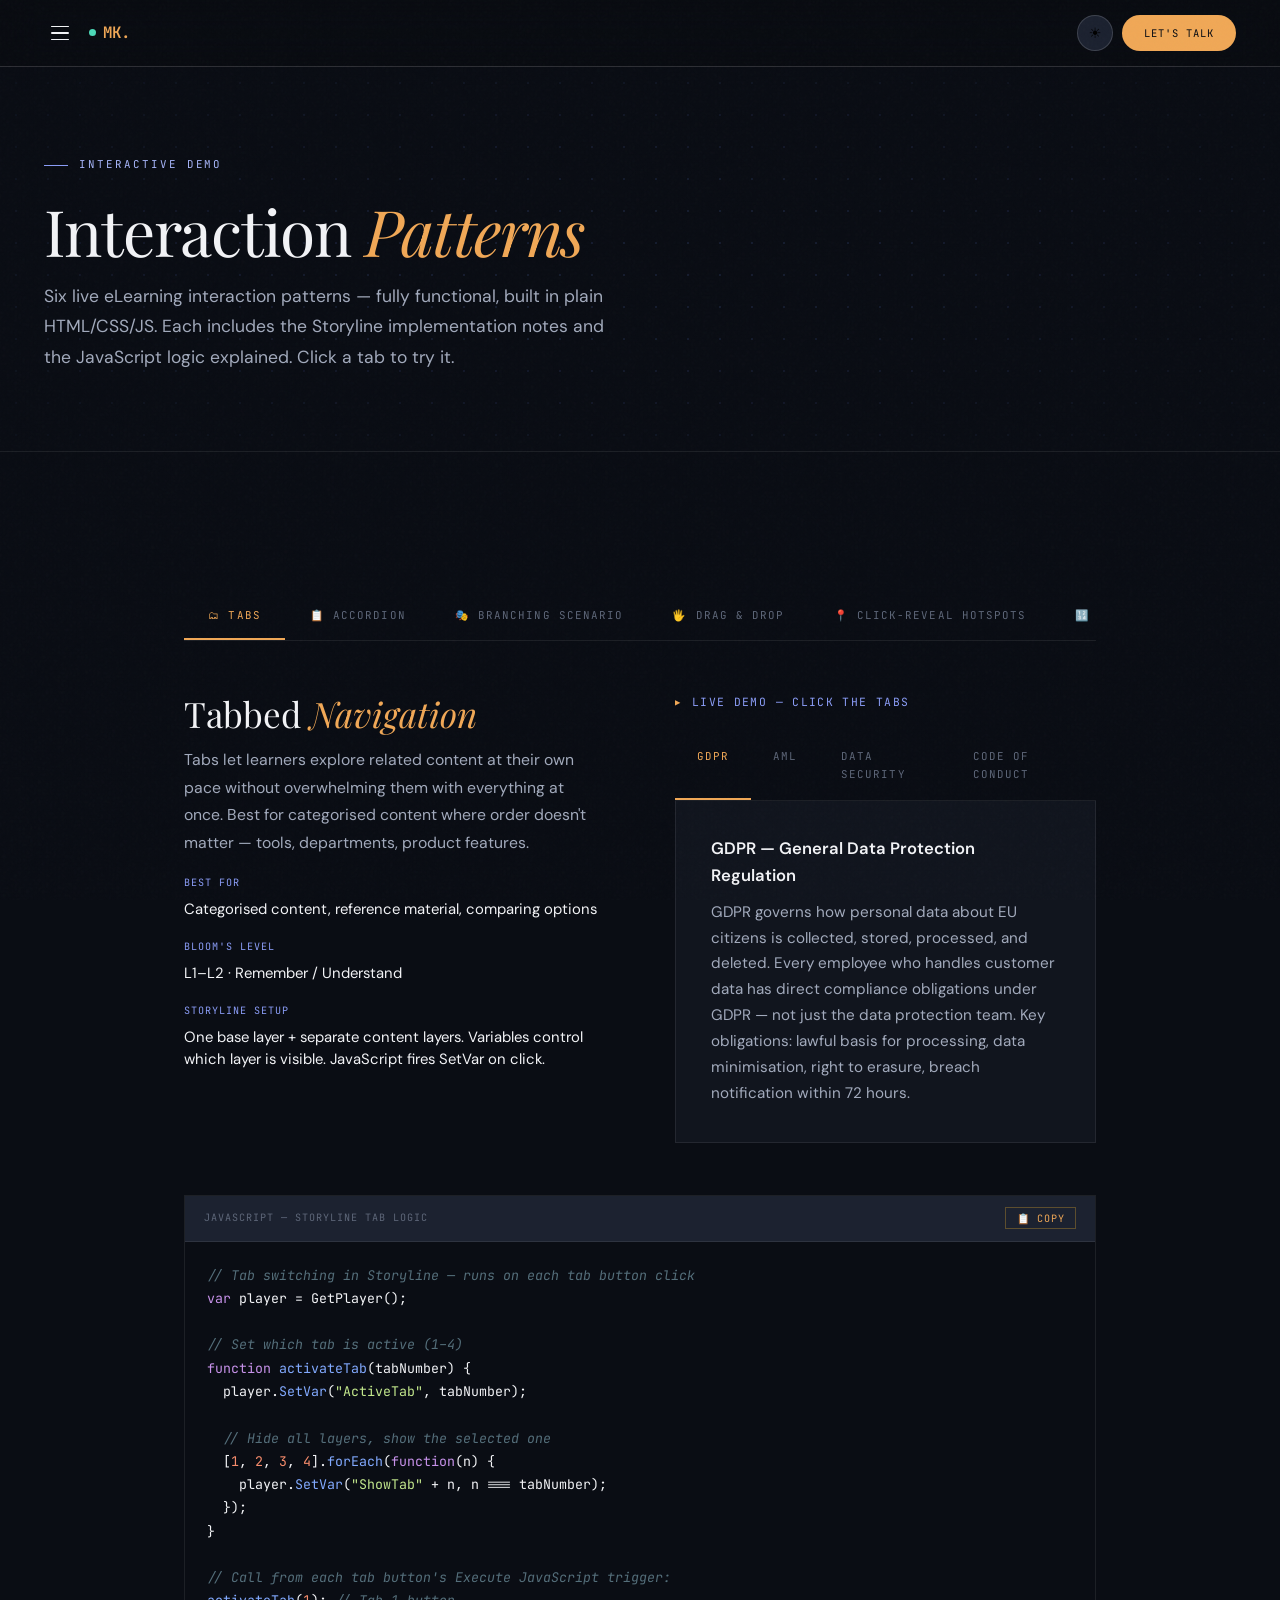
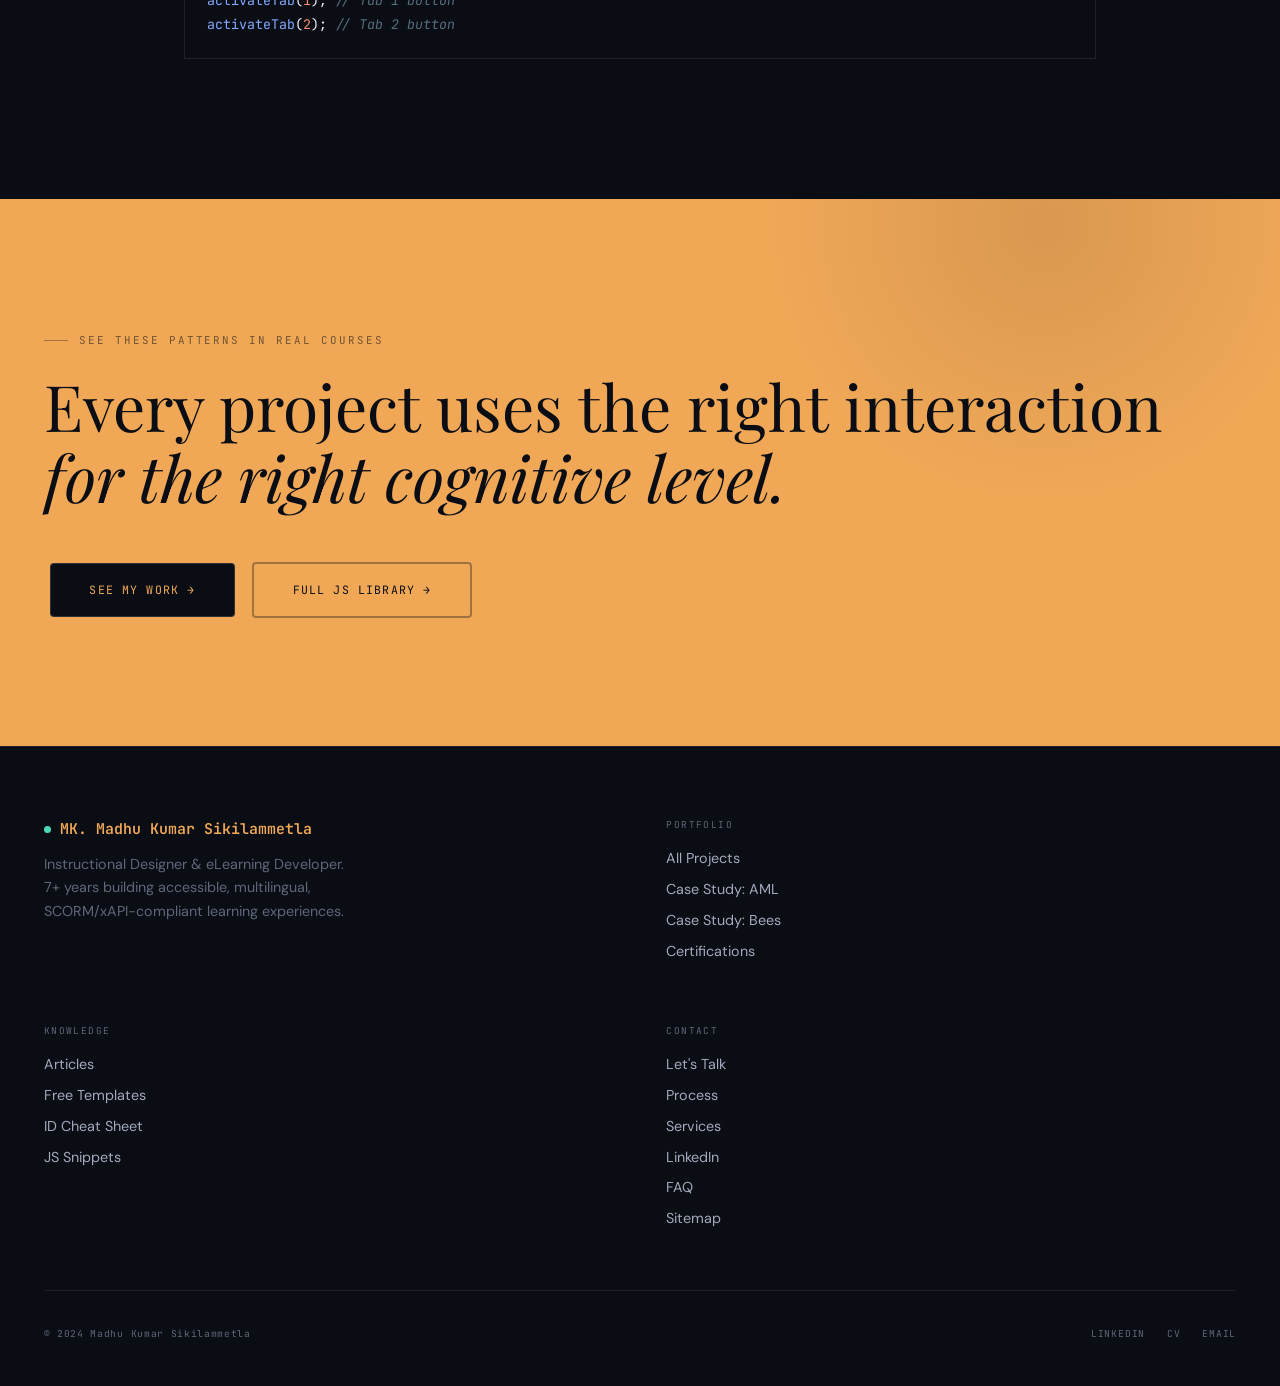
<file: demo-template.html>
<!DOCTYPE html>
<html lang="en" data-theme="dark">
<head>
<meta charset="UTF-8"><meta name="viewport" content="width=device-width,initial-scale=1">
<title>Interaction Patterns | Madhu Kumar Sikilammetla</title>
<link rel="stylesheet" href="style.css">
<style>
.demo-wrap{max-width:1000px;margin:0 auto;padding:5rem var(--ph)}
.pattern-tabs{display:flex;border-bottom:1px solid var(--border);margin-top:3rem;overflow-x:auto}
.pt-btn{font-family:var(--mono);font-size:.62rem;letter-spacing:.1em;text-transform:uppercase;color:var(--muted);background:none;border:none;border-bottom:2px solid transparent;padding:.9rem 1.4rem;cursor:pointer;white-space:nowrap;transition:all .2s;flex-shrink:0}
.pt-btn:hover{color:var(--text)}.pt-btn.on{color:var(--gold);border-bottom-color:var(--gold)}
.pattern-panel{display:none;padding:3rem 0;animation:pfade .3s ease}.pattern-panel.on{display:block}
@keyframes pfade{from{opacity:0;transform:translateY(8px)}to{opacity:1;transform:translateY(0)}}
.p-header{display:grid;grid-template-columns:1fr 1fr;gap:4rem;margin-bottom:3rem;align-items:start}
.p-title{font-family:var(--serif);font-size:2rem;font-weight:400;color:var(--text);line-height:1.2;margin-bottom:.6rem}
.p-title em{font-style:italic;color:var(--gold)}
.p-desc{font-family:var(--sans);font-size:.9rem;line-height:1.75;color:var(--text2)}
.p-meta-label{font-family:var(--mono);font-size:.58rem;letter-spacing:.1em;text-transform:uppercase;color:var(--blue);margin-bottom:.35rem;margin-top:1.1rem}
.p-meta-val{font-family:var(--sans);font-size:.85rem;color:var(--text);line-height:1.5}
.p-demo-label{font-family:var(--mono);font-size:.65rem;letter-spacing:.12em;text-transform:uppercase;color:var(--blue);margin-bottom:1.25rem;display:flex;align-items:center;gap:.6rem}
.p-demo-label::before{content:'▶';color:var(--gold);font-size:.5rem}

/* TABS interaction */
.tabs-bar{display:flex;border-bottom:1px solid var(--border);margin-bottom:0}
.tab-item{font-family:var(--mono);font-size:.62rem;letter-spacing:.1em;text-transform:uppercase;padding:.85rem 1.25rem;cursor:pointer;border-bottom:2px solid transparent;color:var(--muted);transition:all .2s;user-select:none}
.tab-item:hover{color:var(--text)}.tab-item.on{color:var(--gold);border-bottom-color:var(--gold)}
.tab-content-item{display:none;background:var(--bg2);border:1px solid var(--border);border-top:none;padding:2rem;animation:pfade .2s ease}
.tab-content-item.on{display:block}
.tab-title{font-family:var(--sans);font-size:.95rem;font-weight:600;color:var(--text);margin-bottom:.6rem}
.tab-body{font-family:var(--sans);font-size:.87rem;line-height:1.7;color:var(--text2)}

/* ACCORDION interaction */
.accordion-item{border:1px solid var(--border);margin-bottom:2px}
.accordion-header{padding:1.1rem 1.4rem;font-family:var(--sans);font-size:.9rem;color:var(--text);display:flex;justify-content:space-between;align-items:center;cursor:pointer;background:var(--surface);transition:background .2s;user-select:none}
.accordion-header:hover{background:var(--surface2)}
.accordion-icon{color:var(--muted);transition:transform .3s;font-size:.8rem}
.accordion-item.open .accordion-icon{transform:rotate(45deg)}
.accordion-body{padding:0 1.4rem;font-family:var(--sans);font-size:.87rem;color:var(--text2);max-height:0;overflow:hidden;transition:max-height .35s,padding .35s;line-height:1.7}
.accordion-item.open .accordion-body{max-height:200px;padding:.85rem 1.4rem}

/* SCENARIO interaction */
.scenario-card{background:var(--bg2);border:1px solid var(--border);padding:2rem}
.scenario-q{font-family:var(--sans);font-size:.95rem;color:var(--text);margin-bottom:1.25rem;line-height:1.5}
.scenario-opts{display:flex;flex-direction:column;gap:.5rem}
.s-opt{background:var(--surface);border:1px solid var(--border);padding:.9rem 1.25rem;cursor:pointer;display:flex;align-items:flex-start;gap:.85rem;transition:all .2s;font-family:var(--sans);font-size:.85rem;color:var(--text);text-align:left;width:100%}
.s-opt:hover{border-color:var(--border2);background:var(--surface2)}
.s-opt.selected{border-color:var(--blue);background:rgba(91,156,246,.07)}
.s-opt.correct{border-color:var(--teal);background:rgba(47,204,161,.07)}
.s-opt.wrong{border-color:var(--red);background:rgba(240,107,107,.07)}
.s-opt-key{font-family:var(--mono);font-size:.62rem;color:var(--blue);flex-shrink:0;margin-top:.1rem}
.s-fb{padding:.9rem 1.25rem;margin-top:.75rem;font-family:var(--sans);font-size:.85rem;line-height:1.6;display:none}
.s-fb.show{display:block}
.s-fb.ok{background:rgba(47,204,161,.08);border:1px solid rgba(47,204,161,.2);color:var(--teal)}
.s-fb.bad{background:rgba(240,107,107,.08);border:1px solid rgba(240,107,107,.2);color:var(--red)}
.s-retry{font-family:var(--mono);font-size:.6rem;letter-spacing:.1em;text-transform:uppercase;color:var(--gold);background:none;border:1px solid rgba(240,180,41,.3);padding:.4rem .85rem;cursor:pointer;margin-top:.75rem;display:none;transition:all .2s}
.s-retry:hover{background:var(--gold-dim)}
.s-retry.show{display:inline-block}

/* DRAG AND DROP interaction */
.dnd-wrap{display:grid;grid-template-columns:1fr 1fr;gap:1.5rem}
.dnd-source{background:var(--bg2);border:1px solid var(--border);padding:1.25rem;min-height:160px}
.dnd-target{background:var(--bg2);border:2px dashed var(--border);padding:1.25rem;min-height:160px;transition:border-color .2s}
.dnd-target.drag-over{border-color:var(--gold);background:var(--gold-dim)}
.dnd-target.correct{border-color:var(--teal);border-style:solid}
.dnd-target.wrong{border-color:var(--red);border-style:solid}
.dnd-area-label{font-family:var(--mono);font-size:.6rem;letter-spacing:.1em;text-transform:uppercase;color:var(--muted);margin-bottom:.85rem}
.dnd-chip{background:var(--surface);border:1px solid var(--border2);padding:.55rem 1rem;font-family:var(--sans);font-size:.82rem;color:var(--text);cursor:grab;margin-bottom:.5rem;transition:all .2s;user-select:none;display:flex;align-items:center;gap:.5rem}
.dnd-chip:hover{border-color:var(--gold);background:var(--surface2)}
.dnd-chip.dragging{opacity:.5;cursor:grabbing}
.dnd-chip.dropped{cursor:default}
.dnd-chip .dnd-icon{font-size:.85rem;flex-shrink:0}
.dnd-result{font-family:var(--mono);font-size:.62rem;letter-spacing:.08em;color:var(--muted);margin-top:.75rem;text-align:center}
.dnd-check-btn{font-family:var(--mono);font-size:.62rem;letter-spacing:.1em;text-transform:uppercase;color:var(--bg);background:var(--gold);border:none;padding:.65rem 1.25rem;cursor:pointer;margin-top:1rem;display:block;width:100%;transition:opacity .2s}
.dnd-check-btn:hover{opacity:.88}
.dnd-check-btn:disabled{opacity:.4;cursor:not-allowed}

/* CODE PANEL */
.code-panel{background:var(--bg);border:1px solid var(--border);margin-top:2.5rem}
.code-panel-header{background:var(--surface);border-bottom:1px solid var(--border);padding:.65rem 1.1rem;display:flex;align-items:center;justify-content:space-between}
.code-lang{font-family:var(--mono);font-size:.58rem;letter-spacing:.1em;text-transform:uppercase;color:var(--muted)}
.code-copy{font-family:var(--mono);font-size:.58rem;letter-spacing:.08em;text-transform:uppercase;color:var(--gold);background:none;border:1px solid rgba(240,180,41,.3);padding:.2rem .6rem;cursor:pointer;transition:all .2s}
.code-copy:hover{background:var(--gold-dim)}
.code-copy.done{color:var(--teal);border-color:rgba(47,204,161,.3)}
pre.code-block{padding:1.25rem;overflow-x:auto;font-family:var(--mono);font-size:.76rem;line-height:1.75;color:var(--text);margin:0}
.kw{color:#c792ea}.fn{color:#82aaff}.str{color:#c3e88d}.cmm{color:#546e7a;font-style:italic}.num{color:#f78c6c}

.hs-frame{background:var(--bg2);border:1px solid var(--border);padding:1.25rem}
.hs-diagram{border-radius:4px;overflow:hidden}
.hs-diagram{position:relative;aspect-ratio:16/10;background:linear-gradient(135deg,#171C28,#0f131c);border-bottom:1px solid var(--border2)}
.hs-diagram::before{content:'';position:absolute;inset:12%;border:2px solid rgba(139,157,247,.35);border-radius:10px;pointer-events:none}
.hs-diagram::after{content:'';position:absolute;top:20%;left:20%;right:20%;bottom:55%;background:rgba(77,217,184,.12);border:1px solid rgba(77,217,184,.4);border-radius:4px;pointer-events:none}
.hs-dot{position:absolute;width:26px;height:26px;border-radius:50%;background:var(--gold);border:3px solid rgba(240,180,41,.3);color:#171006;font-family:var(--mono);font-size:.7rem;font-weight:700;cursor:pointer;display:flex;align-items:center;justify-content:center;transform:translate(-50%,-50%);transition:all .2s;animation:hspulse 2s ease infinite;padding:0}
.hs-dot:hover,.hs-dot.seen{animation:none;background:var(--teal);border-color:rgba(77,217,184,.3)}
@keyframes hspulse{0%,100%{box-shadow:0 0 0 0 rgba(240,180,41,.4)}50%{box-shadow:0 0 0 8px rgba(240,180,41,0)}}
.hs-panel{padding:1.25rem;min-height:90px;font-family:var(--sans);font-size:.83rem;line-height:1.6;color:var(--text2)}
.hs-panel-empty{color:var(--muted);font-style:italic}
.hs-panel-title{font-family:var(--sans);font-weight:600;color:var(--gold);margin-bottom:.4rem;display:block}
.hs-progress{font-family:var(--mono);font-size:.55rem;letter-spacing:.06em;text-transform:uppercase;color:var(--muted);margin-top:.75rem;text-align:right}
.sort-frame{background:var(--bg2);border:1px solid var(--border);padding:1.5rem}
.sort-list{list-style:none;display:flex;flex-direction:column;gap:.5rem;margin:0}
.sort-item{display:flex;align-items:center;gap:.75rem;background:var(--surface);border:1px solid var(--border2);padding:.85rem 1rem;cursor:grab;transition:all .2s}
.sort-item.dragging{opacity:.4}
.sort-item.correct{border-color:var(--teal);background:rgba(47,204,161,.08)}
.sort-item.incorrect{border-color:#E0645C;background:rgba(224,100,92,.08)}
.sort-handle{color:var(--muted);font-size:.9rem;flex-shrink:0}
.sort-text{flex:1;font-family:var(--sans);font-size:.85rem;color:var(--text)}
.sort-arrows{display:flex;gap:.3rem;flex-shrink:0}
.sort-arrows button{width:26px;height:26px;border:1px solid var(--border2);background:var(--bg2);color:var(--text2);cursor:pointer;border-radius:4px;font-size:.7rem;font-family:var(--sans)}
.sort-arrows button:hover{border-color:var(--gold);color:var(--gold)}
@media(max-width:700px){.p-header{grid-template-columns:1fr}.dnd-wrap{grid-template-columns:1fr}}
</style>
</head>
<body>
<div class="progress-bar"></div>
<button class="btt" aria-label="Back to top">↑</button>
<nav>
  <button class="nav-ham" aria-label="Open menu"><span></span><span></span><span></span></button>
  <a class="nav-logo" href="index.html"><span class="logo-pulse"></span>MK.</a>
  <div class="nav-spacer"></div>
  <ul class="nav-links">
    <li>
      <button>Work <span class="nav-chevron">▾</span></button>
      <div class="nav-dd">
        <a href="work.html"><span class="dd-icon">🗂️</span>All Projects</a>
        <a href="case-study-aml.html"><span class="dd-icon">📋</span>Case Study: AML</a>
        <a href="case-study-bees.html"><span class="dd-icon">🐝</span>Case Study: Bees</a>
      </div>
    </li>
    <li>
      <button>About <span class="nav-chevron">▾</span></button>
      <div class="nav-dd">
        <a href="about.html"><span class="dd-icon">👤</span>About Me</a>
        <a href="buzz.html"><span class="dd-icon">💬</span>Buzz &amp; Testimonials</a>
        <a href="certifications.html"><span class="dd-icon">🎓</span>Certifications</a>
      </div>
    </li>
    <li><a href="process.html">Process</a></li>
    <li><a href="services.html">Services</a></li>
    <li>
      <button>Knowledge <span class="nav-chevron">▾</span></button>
      <div class="nav-dd">
        <a href="articles.html"><span class="dd-icon">✍️</span>Articles</a>
        <a href="id-frameworks.html"><span class="dd-icon">🧭</span>ID Cheat Sheet</a>
        <a href="resources.html"><span class="dd-icon">📦</span>Free Resources</a>
        <a href="glossary.html"><span class="dd-icon">📖</span>Glossary</a>
        <a href="sitemap.html"><span class="dd-icon">🗺️</span>Sitemap</a>
      </div>
    </li>
    <li>
      <button>Tools <span class="nav-chevron">▾</span></button>
      <div class="nav-mega">
        <div class="nav-mega-col">
          <span class="nav-mega-title">AI &amp; Demos</span>
          <a href="ai-analyzer.html"><span class="dd-icon">🤖</span>AI Course Analyzer<span class="dd-new">New</span></a>
          <a href="lms-demo.html"><span class="dd-icon">🎓</span>LMS Demo</a>
          <a href="demo-xapi.html"><span class="dd-icon">📡</span>xAPI Demo</a>
          <a href="demo-storyboard.html"><span class="dd-icon">🗂️</span>Storyboard Gen</a>
          <a href="demo-template.html"><span class="dd-icon">🔧</span>Patterns</a>
        </div>
        <div class="nav-mega-col">
          <span class="nav-mega-title">Reference Tools</span>
          <a href="sl-snippets.html"><span class="dd-icon">⚡</span>JS Snippets</a>
          <a href="accessibility-guide.html"><span class="dd-icon">♿</span>A11y Guide</a>
          <a href="effort-estimator.html"><span class="dd-icon">📊</span>Effort Estimator</a>
          <a href="spot-the-bug.html"><span class="dd-icon">🐛</span>Spot the Bug</a>
          <a href="id-model-selector.html"><span class="dd-icon">🧭</span>ID Selector</a>
        </div>
      </div>
    </li>
  </ul>
  <button class="theme-toggle" onclick="toggleTheme()" aria-label="Toggle theme">☀️</button>
  <a href="contact.html" class="nav-cta">Let's Talk</a>
</nav>
<div class="mobile-menu">
  <span class="mob-section-title">Portfolio</span>
  <a href="index.html"><span class="dd-icon">🏠</span>Home</a>
  <a href="work.html"><span class="dd-icon">🗂️</span>All Projects</a>
  <a href="case-study-aml.html"><span class="dd-icon">📋</span>Case Study: AML</a>
  <a href="case-study-bees.html"><span class="dd-icon">🐝</span>Case Study: Bees</a>
  <span class="mob-section-title">About</span>
  <a href="about.html"><span class="dd-icon">👤</span>About Me</a>
  <a href="buzz.html"><span class="dd-icon">💬</span>Buzz &amp; Testimonials</a>
  <a href="certifications.html"><span class="dd-icon">🎓</span>Certifications</a>
  <span class="mob-section-title">Services</span>
  <a href="process.html"><span class="dd-icon">⚙️</span>Process</a>
  <a href="services.html"><span class="dd-icon">📋</span>Services</a>
  <span class="mob-section-title">Knowledge</span>
  <a href="articles.html"><span class="dd-icon">✍️</span>Articles</a>
  <a href="id-frameworks.html"><span class="dd-icon">🧭</span>ID Cheat Sheet</a>
  <a href="resources.html"><span class="dd-icon">📦</span>Free Resources</a>
  <a href="glossary.html"><span class="dd-icon">📖</span>Glossary</a>
  <span class="mob-section-title">Tools &amp; Demos</span>
  <a href="ai-analyzer.html"><span class="dd-icon">🤖</span>AI Course Analyzer</a>
  <a href="sl-snippets.html"><span class="dd-icon">⚡</span>JS Snippets</a>
  <a href="lms-demo.html"><span class="dd-icon">🎓</span>LMS Demo</a>
  <a href="accessibility-guide.html"><span class="dd-icon">♿</span>A11y Guide</a>
  <a href="effort-estimator.html"><span class="dd-icon">📊</span>Effort Estimator</a>
  <a href="spot-the-bug.html"><span class="dd-icon">🐛</span>Spot the Bug</a>
  <a href="demo-xapi.html"><span class="dd-icon">📡</span>xAPI Demo</a>
  <a href="demo-storyboard.html"><span class="dd-icon">🗂️</span>Storyboard Gen</a>
  <a href="id-model-selector.html"><span class="dd-icon">🧭</span>ID Selector</a>
  <a href="demo-template.html"><span class="dd-icon">🔧</span>Patterns</a>
  <span class="mob-section-title">Contact</span>
  <a href="faq.html"><span class="dd-icon">❓</span>FAQ</a>
  <a href="sitemap.html"><span class="dd-icon">🗺️</span>Sitemap</a>
  <a href="contact.html"><span class="dd-icon">✉️</span>Let's Talk</a>
</div>

<div class="page-hero">
  <div class="hero-bg-dots"></div>
  <div class="eyebrow reveal">Interactive Demo</div>
  <h1 class="display reveal d1">Interaction <em>Patterns</em></h1>
  <p style="font-family:var(--sans);font-size:1rem;color:var(--text2);max-width:580px;margin-top:.85rem;line-height:1.75" class="reveal d2">Six live eLearning interaction patterns — fully functional, built in plain HTML/CSS/JS. Each includes the Storyline implementation notes and the JavaScript logic explained. Click a tab to try it.</p>
</div>

<div class="demo-wrap">
  <div class="pattern-tabs reveal">
    <button class="pt-btn on" data-p="tabs" onclick="switchPattern(this)">🗂 Tabs</button>
    <button class="pt-btn" data-p="accordion" onclick="switchPattern(this)">📋 Accordion</button>
    <button class="pt-btn" data-p="scenario" onclick="switchPattern(this)">🎭 Branching Scenario</button>
    <button class="pt-btn" data-p="dnd" onclick="switchPattern(this)">🖐 Drag &amp; Drop</button>
    <button class="pt-btn" data-p="hotspot" onclick="switchPattern(this)">📍 Click-Reveal Hotspots</button>
    <button class="pt-btn" data-p="sort" onclick="switchPattern(this)">🔢 Sequence Sorting</button>
  </div>

  <!-- TABS PATTERN -->
  <div class="pattern-panel on" id="p-tabs">
    <div class="p-header">
      <div>
        <h2 class="p-title">Tabbed <em>Navigation</em></h2>
        <p class="p-desc">Tabs let learners explore related content at their own pace without overwhelming them with everything at once. Best for categorised content where order doesn't matter — tools, departments, product features.</p>
        <div class="p-meta-label">Best for</div><div class="p-meta-val">Categorised content, reference material, comparing options</div>
        <div class="p-meta-label">Bloom's Level</div><div class="p-meta-val">L1–L2 · Remember / Understand</div>
        <div class="p-meta-label">Storyline Setup</div><div class="p-meta-val">One base layer + separate content layers. Variables control which layer is visible. JavaScript fires SetVar on click.</div>
      </div>
      <div>
        <div class="p-demo-label">Live Demo — Click the tabs</div>
        <div class="tabs-bar">
          <div class="tab-item on" onclick="switchTab(this,'t1')">GDPR</div>
          <div class="tab-item" onclick="switchTab(this,'t2')">AML</div>
          <div class="tab-item" onclick="switchTab(this,'t3')">Data Security</div>
          <div class="tab-item" onclick="switchTab(this,'t4')">Code of Conduct</div>
        </div>
        <div class="tab-content-item on" id="t1">
          <div class="tab-title">GDPR — General Data Protection Regulation</div>
          <div class="tab-body">GDPR governs how personal data about EU citizens is collected, stored, processed, and deleted. Every employee who handles customer data has direct compliance obligations under GDPR — not just the data protection team. Key obligations: lawful basis for processing, data minimisation, right to erasure, breach notification within 72 hours.</div>
        </div>
        <div class="tab-content-item" id="t2">
          <div class="tab-title">AML — Anti-Money Laundering</div>
          <div class="tab-body">AML regulations require financial institutions to detect, report, and prevent money laundering. Key requirements include Customer Due Diligence (CDD), Suspicious Activity Reports (SAR) filed within 30 days, and transaction monitoring. Every employee in a client-facing role must understand the red flags and escalation process.</div>
        </div>
        <div class="tab-content-item" id="t3">
          <div class="tab-title">Data Security</div>
          <div class="tab-body">Data security policies govern how digital information is protected against unauthorised access, disclosure, modification, or destruction. For employees, this means: using approved devices, not sharing credentials, encrypting sensitive data in transit, and reporting suspicious activity within 24 hours. The biggest risk is human error — not sophisticated attacks.</div>
        </div>
        <div class="tab-content-item" id="t4">
          <div class="tab-title">Code of Conduct</div>
          <div class="tab-body">The Code of Conduct defines the behavioural and ethical standards expected of every employee. It covers conflicts of interest, gifts and entertainment limits, workplace behaviour, social media use, and whistleblowing. When in doubt: if you wouldn't be comfortable seeing it on the front page of a newspaper, don't do it.</div>
        </div>
      </div>
    </div>
    <div class="code-panel">
      <div class="code-panel-header"><span class="code-lang">JavaScript — Storyline Tab Logic</span><button class="code-copy" onclick="copyCode(this,'tabs-code')">📋 Copy</button></div>
      <pre class="code-block" id="tabs-code"><span class="cmm">// Tab switching in Storyline — runs on each tab button click</span>
<span class="kw">var</span> player = GetPlayer();

<span class="cmm">// Set which tab is active (1–4)</span>
<span class="kw">function</span> <span class="fn">activateTab</span>(tabNumber) {
  player.<span class="fn">SetVar</span>(<span class="str">"ActiveTab"</span>, tabNumber);
  
  <span class="cmm">// Hide all layers, show the selected one</span>
  [<span class="num">1</span>, <span class="num">2</span>, <span class="num">3</span>, <span class="num">4</span>].<span class="fn">forEach</span>(<span class="kw">function</span>(n) {
    player.<span class="fn">SetVar</span>(<span class="str">"ShowTab"</span> + n, n === tabNumber);
  });
}

<span class="cmm">// Call from each tab button's Execute JavaScript trigger:</span>
<span class="fn">activateTab</span>(<span class="num">1</span>); <span class="cmm">// Tab 1 button</span>
<span class="fn">activateTab</span>(<span class="num">2</span>); <span class="cmm">// Tab 2 button</span></pre>
    </div>
  </div>

  <!-- ACCORDION PATTERN -->
  <div class="pattern-panel" id="p-accordion">
    <div class="p-header">
      <div>
        <h2 class="p-title">Expandable <em>Accordion</em></h2>
        <p class="p-desc">Accordions let learners choose what to explore without scrolling through walls of text. Perfect for FAQ sections, step-by-step procedures, or glossaries where not everything needs to be read.</p>
        <div class="p-meta-label">Best for</div><div class="p-meta-val">Procedures, FAQs, reference content, optional detail</div>
        <div class="p-meta-label">Bloom's Level</div><div class="p-meta-val">L1–L3 · Remember to Apply</div>
        <div class="p-meta-label">Accessibility Note</div><div class="p-meta-val">Headers must have role="button", tabIndex=0, and respond to Enter/Space. See Accessibility Guide for full implementation.</div>
      </div>
      <div>
        <div class="p-demo-label">Live Demo — Click to expand</div>
        <div>
          <div class="accordion-item" onclick="toggleAccordion(this)">
            <div class="accordion-header" tabindex="0" role="button" aria-expanded="false">What triggers a Suspicious Activity Report (SAR)?<span class="accordion-icon">+</span></div>
            <div class="accordion-body">A SAR must be filed when you have reasonable grounds to suspect that funds are proceeds of criminal activity or that a transaction may be connected to money laundering or terrorist financing. This includes unusual transaction patterns, inconsistent customer behaviour, or transactions with no apparent business purpose. You must file within 30 days of suspicion arising.</div>
          </div>
          <div class="accordion-item" onclick="toggleAccordion(this)">
            <div class="accordion-header" tabindex="0" role="button" aria-expanded="false">What is the difference between CDD and EDD?<span class="accordion-icon">+</span></div>
            <div class="accordion-body">Customer Due Diligence (CDD) is the standard verification process applied to all customers — identity verification, understanding the business relationship, and ongoing monitoring. Enhanced Due Diligence (EDD) applies additional scrutiny to high-risk customers: Politically Exposed Persons (PEPs), customers in high-risk jurisdictions, or relationships with complex structures. EDD requires more evidence and senior management approval.</div>
          </div>
          <div class="accordion-item" onclick="toggleAccordion(this)">
            <div class="accordion-header" tabindex="0" role="button" aria-expanded="false">Can I tell a customer they are being investigated?<span class="accordion-icon">+</span></div>
            <div class="accordion-body">No. This is known as "tipping off" and is a criminal offence under AML legislation. If you suspect money laundering and have filed or are considering filing a SAR, you must not disclose this to the subject of the investigation or any third party. Continue acting normally with the customer until directed otherwise by your compliance team.</div>
          </div>
          <div class="accordion-item" onclick="toggleAccordion(this)">
            <div class="accordion-header" tabindex="0" role="button" aria-expanded="false">What are the penalties for non-compliance?<span class="accordion-icon">+</span></div>
            <div class="accordion-body">Penalties for AML non-compliance range from regulatory fines (into the billions for major institutions) to criminal prosecution of individual employees. Regulators can also impose business restrictions, licence suspension, or require remediation programmes costing far more than the original fine. Personal liability for compliance officers is increasing year-on-year.</div>
          </div>
        </div>
      </div>
    </div>
    <div class="code-panel">
      <div class="code-panel-header"><span class="code-lang">JavaScript — Accordion Toggle</span><button class="code-copy" onclick="copyCode(this,'acc-code')">📋 Copy</button></div>
      <pre class="code-block" id="acc-code"><span class="cmm">// Accessible accordion toggle for Storyline</span>
<span class="kw">function</span> <span class="fn">toggleAccordion</span>(headerEl) {
  <span class="kw">var</span> player = GetPlayer();
  <span class="kw">var</span> body = headerEl.<span class="var">nextElementSibling</span>;
  <span class="kw">var</span> isOpen = headerEl.<span class="var">classList</span>.<span class="fn">contains</span>(<span class="str">"open"</span>);
  
  <span class="cmm">// Close all, open clicked one</span>
  document.<span class="fn">querySelectorAll</span>(<span class="str">".accordion-header"</span>).<span class="fn">forEach</span>(<span class="kw">function</span>(h) {
    h.<span class="var">classList</span>.<span class="fn">remove</span>(<span class="str">"open"</span>);
    h.<span class="fn">setAttribute</span>(<span class="str">"aria-expanded"</span>, <span class="str">"false"</span>);
    h.<span class="var">nextElementSibling</span>.<span class="var">style</span>.<span class="var">maxHeight</span> = <span class="str">"0"</span>;
  });
  
  <span class="kw">if</span> (!isOpen) {
    headerEl.<span class="var">classList</span>.<span class="fn">add</span>(<span class="str">"open"</span>);
    headerEl.<span class="fn">setAttribute</span>(<span class="str">"aria-expanded"</span>, <span class="str">"true"</span>);
    body.<span class="var">style</span>.<span class="var">maxHeight</span> = body.<span class="var">scrollHeight</span> + <span class="str">"px"</span>;
    player.<span class="fn">SetVar</span>(<span class="str">"OpenSection"</span>, headerEl.<span class="var">textContent</span>);
  }
}

<span class="cmm">// Add keyboard support</span>
document.<span class="fn">querySelectorAll</span>(<span class="str">".accordion-header"</span>).<span class="fn">forEach</span>(<span class="kw">function</span>(h) {
  h.<span class="fn">addEventListener</span>(<span class="str">"keydown"</span>, <span class="kw">function</span>(e) {
    <span class="kw">if</span> (e.<span class="var">key</span> === <span class="str">"Enter"</span> || e.<span class="var">key</span> === <span class="str">" "</span>) {
      e.<span class="fn">preventDefault</span>();
      <span class="fn">toggleAccordion</span>(e.<span class="var">target</span>);
    }
  });
});</pre>
    </div>
  </div>

  <!-- SCENARIO PATTERN -->
  <div class="pattern-panel" id="p-scenario">
    <div class="p-header">
      <div>
        <h2 class="p-title">Branching <em>Scenario</em></h2>
        <p class="p-desc">Branching scenarios are the most effective format for compliance and behaviour-change training. They put learners inside realistic decisions with real consequences — the only format that tests Apply (Bloom's L3) rather than Remember.</p>
        <div class="p-meta-label">Best for</div><div class="p-meta-val">Compliance, sales conversations, difficult situations, behaviour change</div>
        <div class="p-meta-label">Bloom's Level</div><div class="p-meta-val">L3–L4 · Apply / Analyse</div>
        <div class="p-meta-label">ID Model Note</div><div class="p-meta-val">Pair with Action Mapping — every branch represents a real on-the-job decision. Consequences should be realistic, not cartoon.</div>
      </div>
      <div>
        <div class="p-demo-label">Live Demo — Make a decision</div>
        <div class="scenario-card" id="scenario-card">
          <div class="scenario-q" id="s-question">You receive an email from a customer asking you to transfer £45,000 to a new account "urgently" because their usual account has been compromised. The customer's voice sounds different on a follow-up call. What do you do?</div>
          <div class="scenario-opts" id="s-opts">
            <button class="s-opt" onclick="scenarioAnswer(0)"><span class="s-opt-key">A</span>Process the transfer — the customer confirmed it verbally on the call</button>
            <button class="s-opt" onclick="scenarioAnswer(1)"><span class="s-opt-key">B</span>Pause the transfer, contact the customer via their registered number to verify, and escalate to your compliance team</button>
            <button class="s-opt" onclick="scenarioAnswer(2)"><span class="s-opt-key">C</span>Delay the transfer and send an email asking for written confirmation</button>
          </div>
          <div class="s-fb" id="s-fb"></div>
          <button class="s-retry" id="s-retry" onclick="resetScenario()">← Try again</button>
        </div>
      </div>
    </div>
    <div class="code-panel">
      <div class="code-panel-header"><span class="code-lang">JavaScript — Branching Logic</span><button class="code-copy" onclick="copyCode(this,'scen-code')">📋 Copy</button></div>
      <pre class="code-block" id="scen-code"><span class="cmm">// Branching scenario answer handler</span>
<span class="kw">var</span> player = GetPlayer();
<span class="kw">var</span> correctAnswer = <span class="num">1</span>; <span class="cmm">// B is correct</span>

<span class="kw">function</span> <span class="fn">handleAnswer</span>(selectedIndex) {
  <span class="kw">var</span> correct = selectedIndex === correctAnswer;
  
  <span class="cmm">// Record the attempt</span>
  player.<span class="fn">SetVar</span>(<span class="str">"SelectedAnswer"</span>, selectedIndex);
  player.<span class="fn">SetVar</span>(<span class="str">"AnswerCorrect"</span>, correct);
  player.<span class="fn">SetVar</span>(<span class="str">"ShowFeedback"</span>, <span class="kw">true</span>);
  
  <span class="kw">if</span> (correct) {
    player.<span class="fn">SetVar</span>(<span class="str">"Score"</span>, player.<span class="fn">GetVar</span>(<span class="str">"Score"</span>) + <span class="num">1</span>);
    <span class="cmm">// Route to next scenario or success layer</span>
    player.<span class="fn">GotoSlide</span>(<span class="str">"Scenario 2"</span>);
  } <span class="kw">else</span> {
    <span class="cmm">// Show consequence layer, then allow retry or route forward</span>
    player.<span class="fn">SetVar</span>(<span class="str">"ShowConsequence"</span>, <span class="kw">true</span>);
  }
}

<span class="cmm">// Fire xAPI answered statement</span>
<span class="kw">function</span> <span class="fn">fireAnswerStatement</span>(selected, correct) {
  <span class="cmm">// Use xAPI snippet from JS Snippets library</span>
  <span class="cmm">// Actor + "answered" verb + question object + result</span>
}</pre>
    </div>
  </div>

  <!-- DRAG AND DROP PATTERN -->
  <div class="pattern-panel" id="p-dnd">
    <div class="p-header">
      <div>
        <h2 class="p-title">Drag &amp; Drop — <em>Accessible Build</em></h2>
        <p class="p-desc">Drag and drop adds interactivity but is the most accessibility-challenging interaction in eLearning. This implementation includes full keyboard fallback — every action performable with Tab, Enter, and Arrow keys.</p>
        <div class="p-meta-label">Best for</div><div class="p-meta-val">Categorisation, ordering, matching, sorting tasks</div>
        <div class="p-meta-label">Bloom's Level</div><div class="p-meta-val">L2–L3 · Understand / Apply</div>
        <div class="p-meta-label">Accessibility Note</div><div class="p-meta-val">Keyboard mode: Tab to chip, Enter to pick up, Tab to target, Enter to drop. See the JS Snippets library for the full accessible implementation.</div>
      </div>
      <div>
        <div class="p-demo-label">Live Demo — Drag items to the correct category</div>
        <div class="dnd-wrap">
          <div>
            <div class="dnd-area-label">Items to sort</div>
            <div id="dnd-source">
              <div class="dnd-chip" draggable="true" data-cat="aml" ondragstart="dndStart(event)" ondragend="dndEnd(event)"><span class="dnd-icon">💰</span>Unusual transaction pattern</div>
              <div class="dnd-chip" draggable="true" data-cat="gdpr" ondragstart="dndStart(event)" ondragend="dndEnd(event)"><span class="dnd-icon">📄</span>Customer data deletion request</div>
              <div class="dnd-chip" draggable="true" data-cat="aml" ondragstart="dndStart(event)" ondragend="dndEnd(event)"><span class="dnd-icon">🚩</span>No apparent business purpose</div>
              <div class="dnd-chip" draggable="true" data-cat="gdpr" ondragstart="dndStart(event)" ondragend="dndEnd(event)"><span class="dnd-icon">🔒</span>Data breach notification</div>
              <div class="dnd-chip" draggable="true" data-cat="aml" ondragstart="dndStart(event)" ondragend="dndEnd(event)"><span class="dnd-icon">👤</span>PEP identification</div>
              <div class="dnd-chip" draggable="true" data-cat="gdpr" ondragstart="dndStart(event)" ondragend="dndEnd(event)"><span class="dnd-icon">📊</span>Lawful basis for processing</div>
            </div>
          </div>
          <div>
            <div class="dnd-area-label" style="color:var(--blue)">AML Compliance</div>
            <div class="dnd-target" id="drop-aml" ondragover="dndOver(event)" ondragleave="dndLeave(event)" ondrop="dndDrop(event,'aml')"></div>
            <div class="dnd-area-label" style="color:var(--teal);margin-top:1rem">GDPR Compliance</div>
            <div class="dnd-target" id="drop-gdpr" ondragover="dndOver(event)" ondragleave="dndLeave(event)" ondrop="dndDrop(event,'gdpr')"></div>
          </div>
        </div>
        <button class="dnd-check-btn" id="dnd-check" onclick="checkDnd()" disabled>Check Answers →</button>
        <div class="dnd-result" id="dnd-result"></div>
      </div>
    </div>
    <div class="code-panel">
      <div class="code-panel-header"><span class="code-lang">JavaScript — Accessible Drag & Drop</span><button class="code-copy" onclick="copyCode(this,'dnd-code')">📋 Copy</button></div>
      <pre class="code-block" id="dnd-code"><span class="cmm">// Accessible drag and drop with keyboard fallback</span>
<span class="kw">var</span> player = GetPlayer();
<span class="kw">var</span> dragItem = <span class="kw">null</span>;
<span class="kw">var</span> keyboardMode = <span class="kw">false</span>;
<span class="kw">var</span> selectedChip = <span class="kw">null</span>;

<span class="cmm">// Mouse drag events</span>
<span class="kw">function</span> <span class="fn">onDragStart</span>(e) {
  dragItem = e.<span class="var">target</span>;
  e.<span class="var">dataTransfer</span>.<span class="fn">setData</span>(<span class="str">"text/plain"</span>, dragItem.<span class="var">dataset</span>.<span class="var">cat</span>);
}

<span class="kw">function</span> <span class="fn">onDrop</span>(e, targetZone) {
  e.<span class="fn">preventDefault</span>();
  <span class="kw">if</span> (dragItem) {
    targetZone.<span class="fn">appendChild</span>(dragItem);
    player.<span class="fn">SetVar</span>(<span class="str">"ItemPlaced"</span>, dragItem.<span class="var">dataset</span>.<span class="var">id</span>);
    <span class="fn">checkCompletion</span>();
  }
}

<span class="cmm">// Keyboard fallback — Tab to navigate, Enter to pick/drop</span>
document.<span class="fn">querySelectorAll</span>(<span class="str">".dnd-chip"</span>).<span class="fn">forEach</span>(<span class="kw">function</span>(chip) {
  chip.<span class="var">tabIndex</span> = <span class="num">0</span>;
  chip.<span class="fn">addEventListener</span>(<span class="str">"keydown"</span>, <span class="kw">function</span>(e) {
    <span class="kw">if</span> (e.<span class="var">key</span> === <span class="str">"Enter"</span>) {
      keyboardMode = <span class="kw">true</span>;
      selectedChip = chip;
      chip.<span class="fn">setAttribute</span>(<span class="str">"aria-grabbed"</span>, <span class="str">"true"</span>);
      <span class="cmm">// Move focus to drop targets</span>
      document.<span class="fn">querySelector</span>(<span class="str">".dnd-target"</span>).<span class="fn">focus</span>();
    }
  });
});</pre>
    </div>
  </div>
</div>

<!-- HOTSPOT PATTERN -->
<div class="pattern-panel" id="p-hotspot">
  <div class="p-header">
    <div>
      <h2 class="p-title">Click-Reveal <em>Hotspots</em></h2>
      <p class="p-desc">Learners explore a diagram at their own pace by clicking numbered markers to reveal detail — ideal for equipment walkthroughs, dashboards, or any labelled-diagram content where coverage matters more than sequence.</p>
      <div class="p-meta-label">Best for</div><div class="p-meta-val">Equipment/UI walkthroughs, labelled diagrams, self-paced exploration</div>
      <div class="p-meta-label">Bloom's Level</div><div class="p-meta-val">L1–L2 · Remember / Understand</div>
      <div class="p-meta-label">Accessibility Note</div><div class="p-meta-val">Each hotspot is a real, focusable button with an aria-label — fully operable by keyboard and screen reader, not just mouse hover.</div>
    </div>
    <div>
      <div class="p-demo-label">Live Demo — Click each marker to reveal detail</div>
      <div class="hs-frame">
        <div class="hs-diagram">
          <button class="hs-dot" style="top:24%;left:28%" onclick="hsToggle(this,1)" aria-label="Hotspot 1: Power Switch"><span>1</span></button>
          <button class="hs-dot" style="top:50%;left:64%" onclick="hsToggle(this,2)" aria-label="Hotspot 2: Status Display"><span>2</span></button>
          <button class="hs-dot" style="top:74%;left:36%" onclick="hsToggle(this,3)" aria-label="Hotspot 3: Emergency Stop"><span>3</span></button>
          <button class="hs-dot" style="top:32%;left:82%" onclick="hsToggle(this,4)" aria-label="Hotspot 4: Data Port"><span>4</span></button>
        </div>
        <div class="hs-panel" id="hs-panel"><span class="hs-panel-empty">Click a marker to see details here.</span></div>
      </div>
      <div class="hs-progress" id="hs-progress">0 of 4 hotspots explored</div>
    </div>
  </div>
  <div class="code-panel">
    <div class="code-panel-header"><span class="code-lang">JavaScript — Click-Reveal Hotspots</span><button class="code-copy" onclick="copyCode(this,'hs-code')">📋 Copy</button></div>
    <pre class="code-block" id="hs-code"><span class="cmm">// Click-reveal hotspots with completion tracking</span>
<span class="kw">var</span> player = GetPlayer();
<span class="kw">var</span> seen = <span class="kw">new</span> <span class="fn">Set</span>();
<span class="kw">var</span> TOTAL_HOTSPOTS = <span class="num">4</span>;

<span class="kw">function</span> <span class="fn">onHotspotClick</span>(id, title, body) {
  seen.<span class="fn">add</span>(id);
  document.<span class="fn">getElementById</span>(<span class="str">"detail-panel"</span>).<span class="var">innerHTML</span> =
    <span class="str">"&lt;strong&gt;"</span> + title + <span class="str">"&lt;/strong&gt;&lt;br&gt;"</span> + body;
  player.<span class="fn">SetVar</span>(<span class="str">"HotspotsSeen"</span>, seen.<span class="var">size</span>);
  <span class="kw">if</span> (seen.<span class="var">size</span> === TOTAL_HOTSPOTS) {
    player.<span class="fn">SetVar</span>(<span class="str">"AllHotspotsExplored"</span>, <span class="kw">true</span>);
  }
}</pre>
  </div>
</div>

<!-- SEQUENCE SORTING PATTERN -->
<div class="pattern-panel" id="p-sort">
  <div class="p-header">
    <div>
      <h2 class="p-title">Sequence <em>Sorting</em></h2>
      <p class="p-desc">Learners arrange steps into the correct order — the standard pattern for teaching procedures or workflows, where the sequence itself is what's being assessed, not just the individual steps.</p>
      <div class="p-meta-label">Best for</div><div class="p-meta-val">Procedures, workflows, step-by-step processes</div>
      <div class="p-meta-label">Bloom's Level</div><div class="p-meta-val">L3 · Apply</div>
      <div class="p-meta-label">Accessibility Note</div><div class="p-meta-val">Up/Down buttons reorder items without requiring a drag gesture — fully keyboard and screen-reader operable, with drag available as a shortcut.</div>
    </div>
    <div>
      <div class="p-demo-label">Live Demo — Put the ADDIE model steps in order</div>
      <div class="sort-frame">
        <ol class="sort-list" id="sort-list">
          <li class="sort-item" draggable="true" data-correct="3" ondragstart="sortDragStart(event)" ondragover="sortDragOver(event)" ondrop="sortDrop(event)"><span class="sort-handle">⠿</span><span class="sort-text">Develop — build the course materials</span><span class="sort-arrows"><button onclick="sortMove(this,-1)" aria-label="Move up">↑</button><button onclick="sortMove(this,1)" aria-label="Move down">↓</button></span></li>
          <li class="sort-item" draggable="true" data-correct="1" ondragstart="sortDragStart(event)" ondragover="sortDragOver(event)" ondrop="sortDrop(event)"><span class="sort-handle">⠿</span><span class="sort-text">Analyze — identify the performance gap</span><span class="sort-arrows"><button onclick="sortMove(this,-1)" aria-label="Move up">↑</button><button onclick="sortMove(this,1)" aria-label="Move down">↓</button></span></li>
          <li class="sort-item" draggable="true" data-correct="5" ondragstart="sortDragStart(event)" ondragover="sortDragOver(event)" ondrop="sortDrop(event)"><span class="sort-handle">⠿</span><span class="sort-text">Evaluate — measure whether it worked</span><span class="sort-arrows"><button onclick="sortMove(this,-1)" aria-label="Move up">↑</button><button onclick="sortMove(this,1)" aria-label="Move down">↓</button></span></li>
          <li class="sort-item" draggable="true" data-correct="4" ondragstart="sortDragStart(event)" ondragover="sortDragOver(event)" ondrop="sortDrop(event)"><span class="sort-handle">⠿</span><span class="sort-text">Implement — roll the training out</span><span class="sort-arrows"><button onclick="sortMove(this,-1)" aria-label="Move up">↑</button><button onclick="sortMove(this,1)" aria-label="Move down">↓</button></span></li>
          <li class="sort-item" draggable="true" data-correct="2" ondragstart="sortDragStart(event)" ondragover="sortDragOver(event)" ondrop="sortDrop(event)"><span class="sort-handle">⠿</span><span class="sort-text">Design — plan the structure and objectives</span><span class="sort-arrows"><button onclick="sortMove(this,-1)" aria-label="Move up">↑</button><button onclick="sortMove(this,1)" aria-label="Move down">↓</button></span></li>
        </ol>
        <button class="dnd-check-btn" onclick="checkSort()">Check Order →</button>
        <div class="dnd-result" id="sort-result"></div>
      </div>
    </div>
  </div>
  <div class="code-panel">
    <div class="code-panel-header"><span class="code-lang">JavaScript — Sequence Sorting</span><button class="code-copy" onclick="copyCode(this,'sort-code')">📋 Copy</button></div>
    <pre class="code-block" id="sort-code"><span class="cmm">// Validate learner-ordered sequence against the correct order</span>
<span class="kw">var</span> player = GetPlayer();
<span class="kw">function</span> <span class="fn">checkSequence</span>(items) {
  <span class="kw">var</span> allCorrect = <span class="kw">true</span>;
  items.<span class="fn">forEach</span>(<span class="kw">function</span>(item, index) {
    <span class="kw">var</span> isCorrect = <span class="fn">parseInt</span>(item.<span class="var">dataset</span>.<span class="var">correct</span>, <span class="num">10</span>) === (index + <span class="num">1</span>);
    item.<span class="var">classList</span>.<span class="fn">toggle</span>(<span class="str">"correct"</span>, isCorrect);
    item.<span class="var">classList</span>.<span class="fn">toggle</span>(<span class="str">"incorrect"</span>, !isCorrect);
    <span class="kw">if</span> (!isCorrect) allCorrect = <span class="kw">false</span>;
  });
  player.<span class="fn">SetVar</span>(<span class="str">"SequenceCorrect"</span>, allCorrect);
  <span class="kw">return</span> allCorrect;
}</pre>
  </div>
</div>

<div class="cta-band">
  <div class="eyebrow">See these patterns in real courses</div>
  <div class="cta-band-title">Every project uses the right interaction<br><em>for the right cognitive level.</em></div>
  <a href="work.html" class="btn-dark">See My Work →</a>
  <a href="sl-snippets.html" class="btn-dark outline">Full JS Library →</a>
</div>
<footer>
  <div class="footer-grid">
    <div><div class="footer-brand"><span class="logo-pulse"></span>MK. Madhu Kumar Sikilammetla</div><div class="footer-desc">Instructional Designer &amp; eLearning Developer. 7+ years building accessible, multilingual, SCORM/xAPI-compliant learning experiences.</div></div>
    <div class="footer-col"><div class="footer-col-title">Portfolio</div><a href="work.html">All Projects</a><a href="case-study-aml.html">Case Study: AML</a><a href="case-study-bees.html">Case Study: Bees</a><a href="certifications.html">Certifications</a></div>
    <div class="footer-col"><div class="footer-col-title">Knowledge</div><a href="articles.html">Articles</a><a href="resources.html">Free Templates</a><a href="id-frameworks.html">ID Cheat Sheet</a><a href="sl-snippets.html">JS Snippets</a></div>
    <div class="footer-col"><div class="footer-col-title">Contact</div><a href="contact.html">Let's Talk</a><a href="process.html">Process</a><a href="services.html">Services</a><a href="https://www.linkedin.com/in/madhu-kumar-sikilammetla-22694598" target="_blank">LinkedIn</a><a href="faq.html">FAQ</a><a href="sitemap.html">Sitemap</a></div>
  </div>
  <div class="footer-bottom"><div class="footer-copy">© 2024 Madhu Kumar Sikilammetla</div><div class="footer-social"><a href="https://www.linkedin.com/in/madhu-kumar-sikilammetla-22694598" target="_blank">LinkedIn</a><a href="https://drive.google.com/file/d/1wsBtUEBdSjdLwK7CxFID6ttaW6afTxf6/view" target="_blank">CV</a><a href="mailto:madhukumar5290@gmail.com">Email</a></div></div>
</footer>
<script src="main.js"></script>
<script>
function switchPattern(btn){
  document.querySelectorAll('.pt-btn').forEach(b=>b.classList.remove('on'));
  document.querySelectorAll('.pattern-panel').forEach(p=>p.classList.remove('on'));
  btn.classList.add('on');
  document.getElementById('p-'+btn.dataset.p).classList.add('on');
}
function switchTab(el,id){
  document.querySelectorAll('.tab-item').forEach(t=>t.classList.remove('on'));
  document.querySelectorAll('.tab-content-item').forEach(t=>t.classList.remove('on'));
  el.classList.add('on');
  document.getElementById(id).classList.add('on');
}
function toggleAccordion(item){
  const wasOpen=item.classList.contains('open');
  document.querySelectorAll('.accordion-item').forEach(i=>i.classList.remove('open'));
  if(!wasOpen)item.classList.add('open');
}
// Scenario
let sAnswered=false;
const correctAnswerIdx=1;
const feedbacks=[
  {ok:false,text:'✗ Verbal confirmation alone is not sufficient when there are red flags — the voice sounded different, which is a major warning sign. Processing this transfer would likely constitute a fraud enablement, and you would face personal liability. Always verify via the customer\'s registered contact number for any change of account request.'},
  {ok:true,text:'✓ Correct. This is a textbook "Authorised Push Payment" fraud scenario. The correct response is always to pause, call the customer back on their registered number (not the one they\'ve given you), and escalate to compliance. Never process a change-of-account instruction without independent verification.'},
  {ok:false,text:'✗ Written email confirmation from the same compromised channel proves nothing — if the account is hacked, the attacker can respond to emails too. You must call back on the registered number. Email is not a secure verification method for account changes.'}
];
function scenarioAnswer(idx){
  if(sAnswered)return;
  sAnswered=true;
  document.querySelectorAll('.s-opt').forEach((o,i)=>{
    o.disabled=true;
    if(i===idx)o.classList.add(idx===correctAnswerIdx?'correct':'wrong');
    if(i===correctAnswerIdx&&idx!==correctAnswerIdx)o.classList.add('correct');
  });
  const fb=document.getElementById('s-fb');
  fb.className='s-fb show '+(feedbacks[idx].ok?'ok':'bad');
  fb.textContent=feedbacks[idx].text;
  if(!feedbacks[idx].ok)document.getElementById('s-retry').classList.add('show');
}
function resetScenario(){
  sAnswered=false;
  document.querySelectorAll('.s-opt').forEach(o=>{o.disabled=false;o.className='s-opt';});
  document.getElementById('s-fb').className='s-fb';
  document.getElementById('s-retry').classList.remove('show');
}
// DnD
let dragging=null;
function dndStart(e){dragging=e.target;e.target.classList.add('dragging');}
function dndEnd(e){e.target.classList.remove('dragging');}
function dndOver(e){e.preventDefault();e.currentTarget.classList.add('drag-over');}
function dndLeave(e){e.currentTarget.classList.remove('drag-over');}
function dndDrop(e,cat){
  e.preventDefault();
  e.currentTarget.classList.remove('drag-over');
  if(dragging){
    e.currentTarget.appendChild(dragging);
    dragging=null;
    const source=document.getElementById('dnd-source');
    document.getElementById('dnd-check').disabled=source.querySelectorAll('.dnd-chip').length===0;
    if(source.querySelectorAll('.dnd-chip').length===0)document.getElementById('dnd-check').disabled=false;
    else document.getElementById('dnd-check').disabled=true;
    updateDndCheck();
  }
}
function updateDndCheck(){
  const src=document.getElementById('dnd-source').querySelectorAll('.dnd-chip').length;
  document.getElementById('dnd-check').disabled=src>0;
}
function checkDnd(){
  let correct=0,total=0;
  ['aml','gdpr'].forEach(cat=>{
    document.getElementById('drop-'+cat).querySelectorAll('.dnd-chip').forEach(chip=>{
      total++;
      if(chip.dataset.cat===cat){correct++;chip.style.borderColor='var(--teal)';}
      else{chip.style.borderColor='var(--red)';}
    });
  });
  document.getElementById('dnd-result').textContent=correct===total?'✓ Perfect! All items correctly categorised.':'✗ '+correct+'/'+total+' correct — incorrect items highlighted in red.';
  document.getElementById('dnd-result').style.color=correct===total?'var(--teal)':'var(--red)';
}
// Copy code
function copyCode(btn,id){
  const el=document.getElementById(id);
  const tmp=document.createElement('div');
  tmp.innerHTML=el.innerHTML;
  navigator.clipboard.writeText(tmp.textContent||tmp.innerText||'').then(()=>{
    btn.textContent='✓ Copied!';btn.classList.add('done');
    setTimeout(()=>{btn.textContent='📋 Copy';btn.classList.remove('done');},2000);
  });
}

/* Click-Reveal Hotspots */
const hsData={
  1:{title:'Power Switch',body:'Toggles the unit on/off. Always confirm the status light is green before switching off during an active cycle.'},
  2:{title:'Status Display',body:'Shows real-time operating temperature and cycle count. Amber means a sensor needs calibration.'},
  3:{title:'Emergency Stop',body:'Immediately halts all moving parts. Used only in an emergency — resuming requires a supervisor reset.'},
  4:{title:'Data Port',body:'USB-C export for maintenance logs. Compatible with the diagnostic tablet issued to floor supervisors.'}
};
const hsSeen=new Set();
function hsToggle(btn,id){
  btn.classList.add('seen');
  hsSeen.add(id);
  const d=hsData[id];
  document.getElementById('hs-panel').innerHTML='<span class="hs-panel-title">'+d.title+'</span>'+d.body;
  document.getElementById('hs-progress').textContent=hsSeen.size+' of 4 hotspots explored'+(hsSeen.size===4?' — all explored ✓':'');
}

/* Sequence Sorting */
let sortDragEl=null;
function sortDragStart(e){sortDragEl=e.currentTarget;e.currentTarget.classList.add('dragging');e.dataTransfer.setData('text/plain','');}
function sortDragOver(e){
  e.preventDefault();
  if(!sortDragEl||sortDragEl===e.currentTarget)return;
  const list=document.getElementById('sort-list');
  const items=Array.from(list.querySelectorAll('.sort-item'));
  const draggingIdx=items.indexOf(sortDragEl);
  const targetIdx=items.indexOf(e.currentTarget);
  if(draggingIdx<targetIdx) e.currentTarget.after(sortDragEl);
  else e.currentTarget.before(sortDragEl);
}
function sortDrop(e){
  e.preventDefault();
  if(sortDragEl){sortDragEl.classList.remove('dragging');sortDragEl=null;}
}
function sortMove(btn,dir){
  const item=btn.closest('.sort-item');
  const list=item.parentElement;
  if(dir===-1 && item.previousElementSibling) list.insertBefore(item,item.previousElementSibling);
  else if(dir===1 && item.nextElementSibling) list.insertBefore(item.nextElementSibling,item);
}
function checkSort(){
  const items=Array.from(document.querySelectorAll('#sort-list .sort-item'));
  let allCorrect=true;
  items.forEach((item,i)=>{
    const correct=parseInt(item.dataset.correct,10)===(i+1);
    item.classList.remove('correct','incorrect');
    item.classList.add(correct?'correct':'incorrect');
    if(!correct)allCorrect=false;
  });
  const result=document.getElementById('sort-result');
  result.innerHTML=allCorrect
    ? '<span style="color:var(--teal)">✓ Correct! That\'s the ADDIE sequence.</span>'
    : '<span style="color:#E0645C">✗ Not quite — check the highlighted steps and try again.</span>';
}
</script>
</body>
</html>
</file>
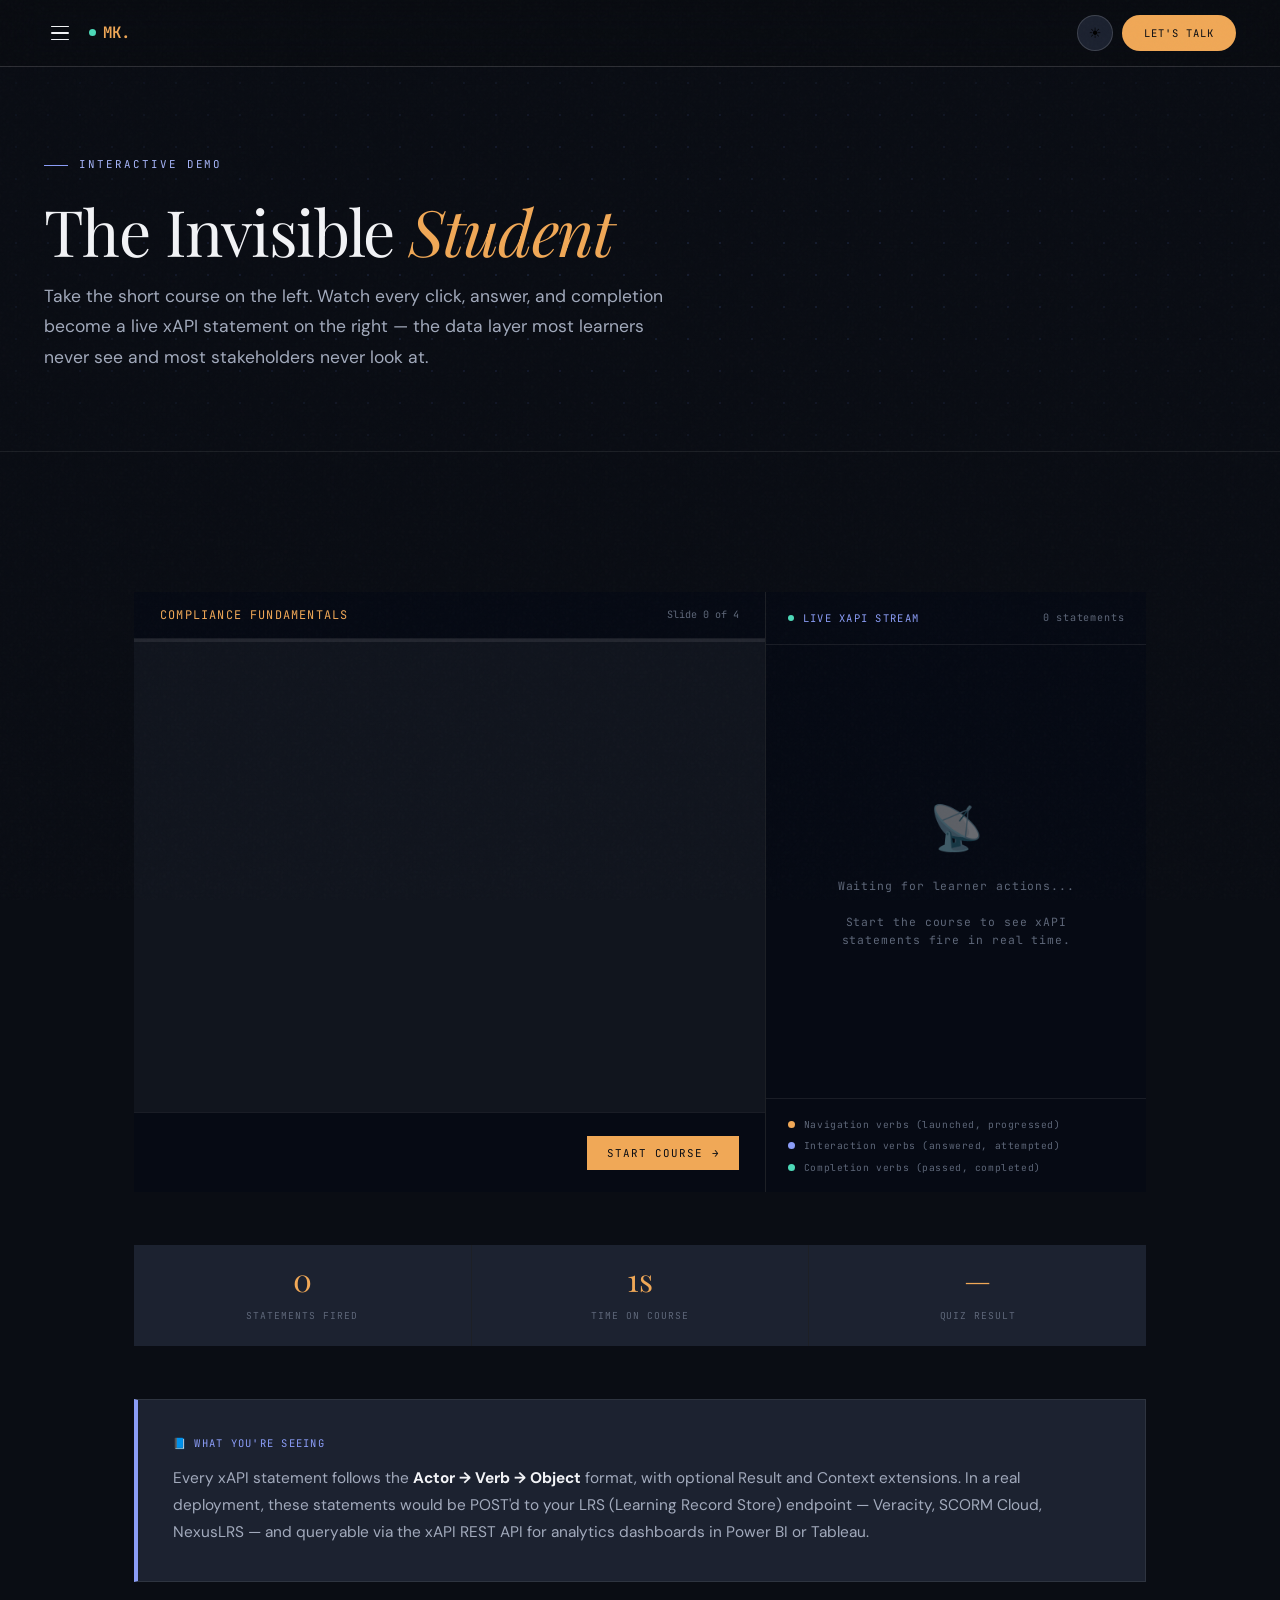
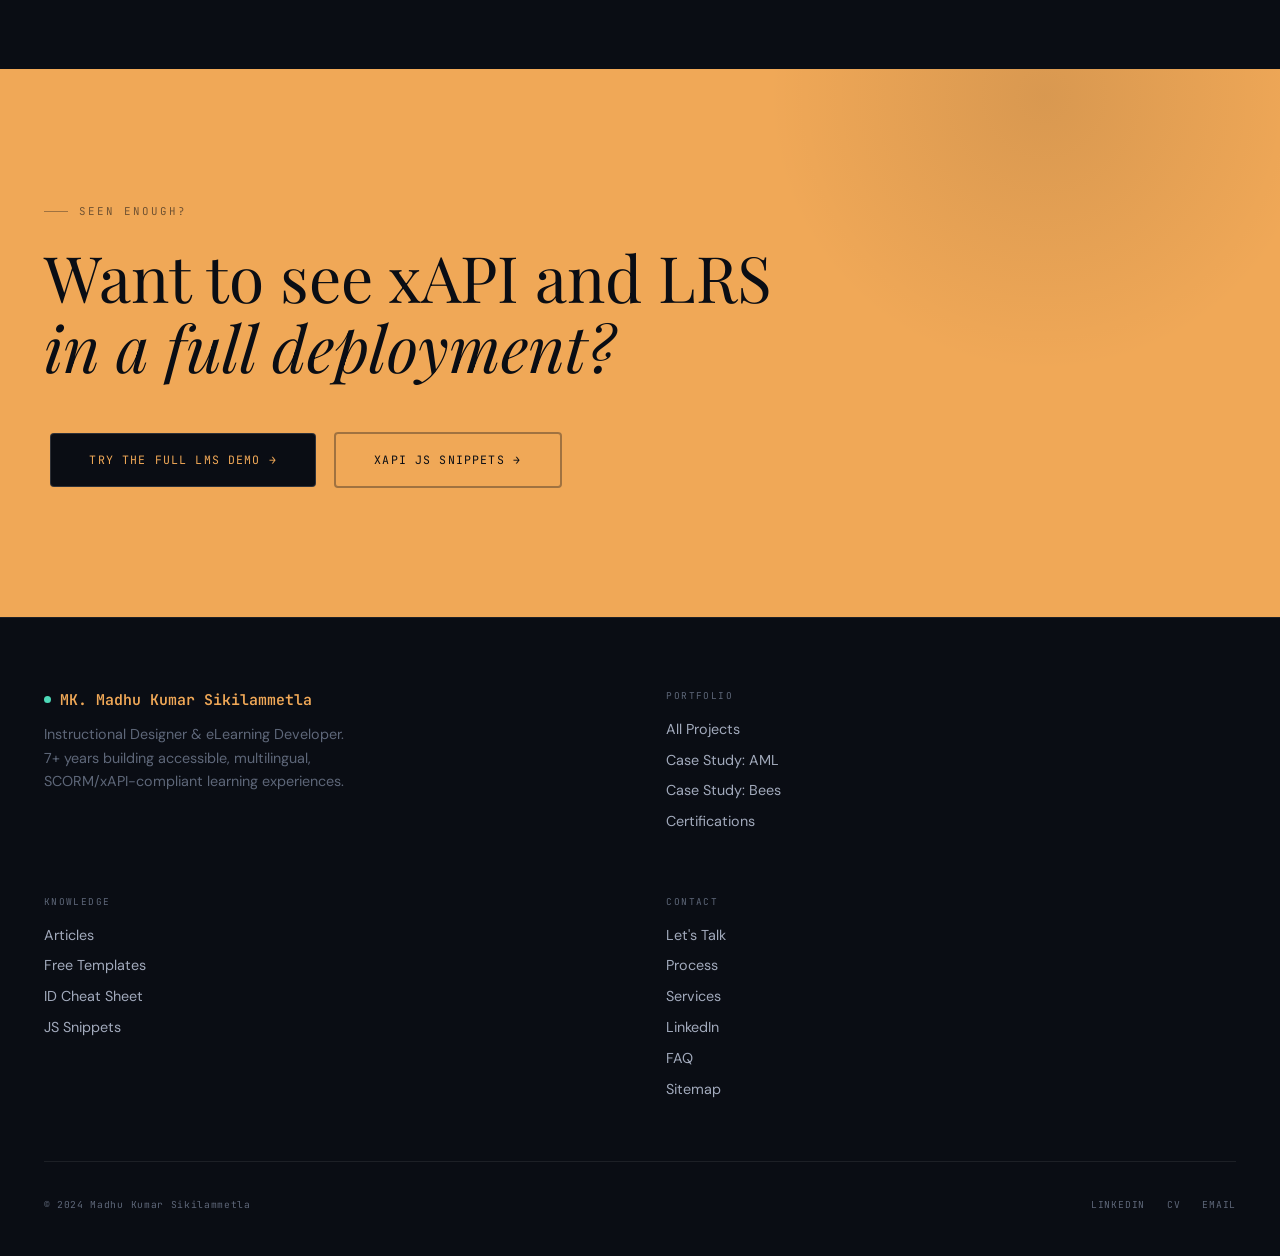
<file: demo-xapi.html>
<!DOCTYPE html>
<html lang="en" data-theme="dark">
<head>
<meta charset="UTF-8"><meta name="viewport" content="width=device-width,initial-scale=1">
<title>The Invisible Student — xAPI Demo | Madhu Kumar Sikilammetla</title>
<link rel="stylesheet" href="style.css">
<style>
.demo-wrap{max-width:1100px;margin:0 auto;padding:5rem var(--ph)}
.xapi-shell{display:grid;grid-template-columns:1fr 380px;gap:1px;background:var(--border);margin-top:3rem;min-height:600px}
.course-panel{background:var(--bg2);display:flex;flex-direction:column}
.course-topbar{background:#060a14;border-bottom:1px solid var(--border);padding:.75rem 1.5rem;display:flex;align-items:center;justify-content:space-between}
.course-brand{font-family:var(--mono);font-size:.68rem;letter-spacing:.1em;color:var(--gold);text-transform:uppercase}
.course-progress-bar{height:3px;background:var(--border);overflow:hidden}
.course-progress-fill{height:100%;background:var(--gold);transition:width .5s ease;width:0%}
.course-content{flex:1;padding:2.5rem;display:flex;flex-direction:column;gap:1.5rem}
.course-screen{display:none}.course-screen.on{display:flex;flex-direction:column;gap:1.25rem;animation:cfade .35s ease}
@keyframes cfade{from{opacity:0;transform:translateY(8px)}to{opacity:1;transform:translateY(0)}}
.cs-slide-num{font-family:var(--mono);font-size:.6rem;letter-spacing:.12em;text-transform:uppercase;color:var(--muted)}
.cs-title{font-family:var(--serif);font-size:1.5rem;font-weight:400;color:var(--text);line-height:1.25}
.cs-body{font-family:var(--sans);font-size:.88rem;line-height:1.7;color:var(--text2)}
.cs-img{width:100%;aspect-ratio:16/9;object-fit:cover;border:1px solid var(--border);background:var(--surface);display:flex;align-items:center;justify-content:center;font-size:2rem}
.cs-quiz-q{font-family:var(--sans);font-size:.95rem;font-weight:600;color:var(--text);margin-bottom:1rem}
.cs-opt{background:var(--surface);border:1px solid var(--border);padding:.85rem 1.1rem;margin-bottom:.5rem;cursor:pointer;display:flex;align-items:center;gap:.85rem;transition:all .2s;font-family:var(--sans);font-size:.85rem;color:var(--text);text-align:left;width:100%}
.cs-opt:hover{border-color:var(--border2);background:var(--surface2)}
.cs-opt.selected{border-color:var(--blue);background:rgba(91,156,246,.08)}
.cs-opt.correct{border-color:var(--teal);background:rgba(47,204,161,.08)}
.cs-opt.wrong{border-color:var(--red);background:rgba(240,107,107,.08)}
.cs-opt-key{font-family:var(--mono);font-size:.6rem;color:var(--blue);flex-shrink:0}
.cs-fb{padding:.85rem 1.1rem;font-family:var(--sans);font-size:.82rem;line-height:1.6;display:none}
.cs-fb.show{display:block}
.cs-fb.ok{background:rgba(47,204,161,.08);border:1px solid rgba(47,204,161,.2);color:var(--teal)}
.cs-fb.bad{background:rgba(240,107,107,.08);border:1px solid rgba(240,107,107,.2);color:var(--red)}
.course-nav{display:flex;justify-content:space-between;align-items:center;padding:1.25rem 1.5rem;border-top:1px solid var(--border);background:#060a14}
.course-nav-btn{font-family:var(--mono);font-size:.62rem;letter-spacing:.1em;text-transform:uppercase;padding:.55rem 1.1rem;border:none;cursor:pointer;transition:all .2s}
.btn-prev-c{background:transparent;color:var(--muted);border:1px solid var(--border)}.btn-prev-c:hover{color:var(--text);border-color:var(--border2)}
.btn-next-c{background:var(--gold);color:var(--bg)}.btn-next-c:hover{opacity:.88}
.btn-next-c:disabled{opacity:.4;cursor:not-allowed}
/* xAPI panel */
.xapi-panel{background:#060a14;display:flex;flex-direction:column}
.xapi-panel-top{padding:1rem 1.25rem;border-bottom:1px solid var(--border);display:flex;align-items:center;justify-content:space-between}
.xapi-panel-title{font-family:var(--mono);font-size:.6rem;letter-spacing:.12em;text-transform:uppercase;color:var(--blue);display:flex;align-items:center;gap:.5rem}
.live-dot{width:6px;height:6px;background:var(--teal);border-radius:50%;animation:dp 1.5s ease-in-out infinite}
.xapi-count{font-family:var(--mono);font-size:.58rem;letter-spacing:.08em;color:var(--muted)}
.xapi-stream{flex:1;overflow-y:auto;padding:1rem}
.xapi-stream::-webkit-scrollbar{width:3px}.xapi-stream::-webkit-scrollbar-thumb{background:var(--blue)}
.xapi-empty{display:flex;flex-direction:column;align-items:center;justify-content:center;height:100%;color:var(--muted);text-align:center;padding:2rem}
.xapi-empty-icon{font-size:2.5rem;margin-bottom:.75rem;opacity:.4}
.xapi-empty p{font-family:var(--mono);font-size:.65rem;letter-spacing:.08em;line-height:1.6}
.xapi-stmt{background:var(--surface);border:1px solid var(--border);padding:1rem 1.1rem;margin-bottom:.6rem;border-radius:2px;animation:stmt-in .3s ease}
@keyframes stmt-in{from{opacity:0;transform:translateX(10px)}to{opacity:1;transform:translateX(0)}}
.stmt-ts{font-family:var(--mono);font-size:.5rem;letter-spacing:.08em;color:var(--muted);margin-bottom:.4rem}
.stmt-actor{font-family:var(--mono);font-size:.6rem;color:var(--text2)}
.stmt-verb{font-family:var(--mono);font-size:.65rem;font-weight:500;color:var(--gold);margin:.2rem 0}
.stmt-object{font-family:var(--mono);font-size:.6rem;color:var(--blue);word-break:break-all}
.stmt-result{font-family:var(--mono);font-size:.56rem;color:var(--teal);margin-top:.35rem}
.stmt-json-btn{font-family:var(--mono);font-size:.5rem;letter-spacing:.08em;text-transform:uppercase;color:var(--muted);background:none;border:1px solid var(--border);padding:.15rem .45rem;cursor:pointer;margin-top:.5rem;transition:all .2s}
.stmt-json-btn:hover{color:var(--text);border-color:var(--border2)}
.stmt-json{display:none;background:var(--bg);border:1px solid var(--border);padding:.65rem;margin-top:.4rem;font-family:var(--mono);font-size:.55rem;color:var(--text2);white-space:pre-wrap;overflow-x:auto;line-height:1.6}
.stmt-json.open{display:block}
.xapi-panel-bottom{padding:1rem 1.25rem;border-top:1px solid var(--border)}
.xapi-legend{display:flex;flex-direction:column;gap:.35rem}
.legend-row{display:flex;align-items:center;gap:.5rem;font-family:var(--mono);font-size:.55rem;letter-spacing:.06em;color:var(--muted)}
.legend-dot{width:7px;height:7px;border-radius:50%;flex-shrink:0}
.stats-mini{display:grid;grid-template-columns:repeat(3,1fr);gap:1px;background:var(--border);margin-top:3rem}
.sm-item{background:var(--surface);padding:1.1rem;text-align:center}
.sm-val{font-family:var(--serif);font-size:1.8rem;font-weight:300;color:var(--gold);line-height:1;display:block;margin-bottom:.2rem}
.sm-lbl{font-family:var(--mono);font-size:.55rem;letter-spacing:.1em;text-transform:uppercase;color:var(--muted)}
@media(max-width:900px){.xapi-shell{grid-template-columns:1fr}.xapi-panel{min-height:300px}}
</style>
</head>
<body>
<div class="progress-bar"></div>
<button class="btt" aria-label="Back to top">↑</button>
<nav>
  <button class="nav-ham" aria-label="Open menu"><span></span><span></span><span></span></button>
  <a class="nav-logo" href="index.html"><span class="logo-pulse"></span>MK.</a>
  <div class="nav-spacer"></div>
  <ul class="nav-links">
    <li>
      <button>Work <span class="nav-chevron">▾</span></button>
      <div class="nav-dd">
        <a href="work.html"><span class="dd-icon">🗂️</span>All Projects</a>
        <a href="case-study-aml.html"><span class="dd-icon">📋</span>Case Study: AML</a>
        <a href="case-study-bees.html"><span class="dd-icon">🐝</span>Case Study: Bees</a>
      </div>
    </li>
    <li>
      <button>About <span class="nav-chevron">▾</span></button>
      <div class="nav-dd">
        <a href="about.html"><span class="dd-icon">👤</span>About Me</a>
        <a href="buzz.html"><span class="dd-icon">💬</span>Buzz &amp; Testimonials</a>
        <a href="certifications.html"><span class="dd-icon">🎓</span>Certifications</a>
      </div>
    </li>
    <li><a href="process.html">Process</a></li>
    <li><a href="services.html">Services</a></li>
    <li>
      <button>Knowledge <span class="nav-chevron">▾</span></button>
      <div class="nav-dd">
        <a href="articles.html"><span class="dd-icon">✍️</span>Articles</a>
        <a href="id-frameworks.html"><span class="dd-icon">🧭</span>ID Cheat Sheet</a>
        <a href="resources.html"><span class="dd-icon">📦</span>Free Resources</a>
        <a href="glossary.html"><span class="dd-icon">📖</span>Glossary</a>
        <a href="sitemap.html"><span class="dd-icon">🗺️</span>Sitemap</a>
      </div>
    </li>
    <li>
      <button>Tools <span class="nav-chevron">▾</span></button>
      <div class="nav-mega">
        <div class="nav-mega-col">
          <span class="nav-mega-title">AI &amp; Demos</span>
          <a href="ai-analyzer.html"><span class="dd-icon">🤖</span>AI Course Analyzer<span class="dd-new">New</span></a>
          <a href="lms-demo.html"><span class="dd-icon">🎓</span>LMS Demo</a>
          <a href="demo-xapi.html"><span class="dd-icon">📡</span>xAPI Demo</a>
          <a href="demo-storyboard.html"><span class="dd-icon">🗂️</span>Storyboard Gen</a>
          <a href="demo-template.html"><span class="dd-icon">🔧</span>Patterns</a>
        </div>
        <div class="nav-mega-col">
          <span class="nav-mega-title">Reference Tools</span>
          <a href="sl-snippets.html"><span class="dd-icon">⚡</span>JS Snippets</a>
          <a href="accessibility-guide.html"><span class="dd-icon">♿</span>A11y Guide</a>
          <a href="effort-estimator.html"><span class="dd-icon">📊</span>Effort Estimator</a>
          <a href="spot-the-bug.html"><span class="dd-icon">🐛</span>Spot the Bug</a>
          <a href="id-model-selector.html"><span class="dd-icon">🧭</span>ID Selector</a>
        </div>
      </div>
    </li>
  </ul>
  <button class="theme-toggle" onclick="toggleTheme()" aria-label="Toggle theme">☀️</button>
  <a href="contact.html" class="nav-cta">Let's Talk</a>
</nav>
<div class="mobile-menu">
  <span class="mob-section-title">Portfolio</span>
  <a href="index.html"><span class="dd-icon">🏠</span>Home</a>
  <a href="work.html"><span class="dd-icon">🗂️</span>All Projects</a>
  <a href="case-study-aml.html"><span class="dd-icon">📋</span>Case Study: AML</a>
  <a href="case-study-bees.html"><span class="dd-icon">🐝</span>Case Study: Bees</a>
  <span class="mob-section-title">About</span>
  <a href="about.html"><span class="dd-icon">👤</span>About Me</a>
  <a href="buzz.html"><span class="dd-icon">💬</span>Buzz &amp; Testimonials</a>
  <a href="certifications.html"><span class="dd-icon">🎓</span>Certifications</a>
  <span class="mob-section-title">Services</span>
  <a href="process.html"><span class="dd-icon">⚙️</span>Process</a>
  <a href="services.html"><span class="dd-icon">📋</span>Services</a>
  <span class="mob-section-title">Knowledge</span>
  <a href="articles.html"><span class="dd-icon">✍️</span>Articles</a>
  <a href="id-frameworks.html"><span class="dd-icon">🧭</span>ID Cheat Sheet</a>
  <a href="resources.html"><span class="dd-icon">📦</span>Free Resources</a>
  <a href="glossary.html"><span class="dd-icon">📖</span>Glossary</a>
  <span class="mob-section-title">Tools &amp; Demos</span>
  <a href="ai-analyzer.html"><span class="dd-icon">🤖</span>AI Course Analyzer</a>
  <a href="sl-snippets.html"><span class="dd-icon">⚡</span>JS Snippets</a>
  <a href="lms-demo.html"><span class="dd-icon">🎓</span>LMS Demo</a>
  <a href="accessibility-guide.html"><span class="dd-icon">♿</span>A11y Guide</a>
  <a href="effort-estimator.html"><span class="dd-icon">📊</span>Effort Estimator</a>
  <a href="spot-the-bug.html"><span class="dd-icon">🐛</span>Spot the Bug</a>
  <a href="demo-xapi.html"><span class="dd-icon">📡</span>xAPI Demo</a>
  <a href="demo-storyboard.html"><span class="dd-icon">🗂️</span>Storyboard Gen</a>
  <a href="id-model-selector.html"><span class="dd-icon">🧭</span>ID Selector</a>
  <a href="demo-template.html"><span class="dd-icon">🔧</span>Patterns</a>
  <span class="mob-section-title">Contact</span>
  <a href="faq.html"><span class="dd-icon">❓</span>FAQ</a>
  <a href="sitemap.html"><span class="dd-icon">🗺️</span>Sitemap</a>
  <a href="contact.html"><span class="dd-icon">✉️</span>Let's Talk</a>
</div>

<div class="page-hero">
  <div class="hero-bg-dots"></div>
  <div class="eyebrow reveal">Interactive Demo</div>
  <h1 class="display reveal d1">The Invisible <em>Student</em></h1>
  <p style="font-family:var(--sans);font-size:1rem;color:var(--text2);max-width:620px;margin-top:.85rem;line-height:1.75" class="reveal d2">Take the short course on the left. Watch every click, answer, and completion become a live xAPI statement on the right — the data layer most learners never see and most stakeholders never look at.</p>
</div>

<div class="demo-wrap">
  <div class="xapi-shell reveal">
    <div class="course-panel">
      <div class="course-topbar">
        <span class="course-brand">Compliance Fundamentals</span>
        <span style="font-family:var(--mono);font-size:.58rem;color:var(--muted)" id="slide-counter">Slide 0 of 4</span>
      </div>
      <div class="course-progress-bar"><div class="course-progress-fill" id="c-prog"></div></div>
      <div class="course-content">
        <!-- Screen 1: Content -->
        <div class="course-screen" id="cs-1">
          <div class="cs-slide-num">Slide 1 of 5 — Concept</div>
          <div class="cs-title">What is Compliance Training?</div>
          <div class="cs-body">Compliance training ensures employees understand and follow legal, regulatory, and company policies. Unlike skills training, compliance training is often mandatory and tracked for audit purposes.<br><br>The three pillars of compliance training are: <strong style="color:var(--text)">Awareness</strong> (knowing the rules), <strong style="color:var(--text)">Understanding</strong> (knowing why), and <strong style="color:var(--text)">Application</strong> (doing the right thing in practice).</div>
        </div>

        <!-- Screen 2: Content -->
        <div class="course-screen" id="cs-2">
          <div class="cs-slide-num">Slide 2 of 5 — Concept</div>
          <div class="cs-title">Why Compliance Training Fails</div>
          <div class="cs-body">Most compliance courses fail for the same reasons: they test recall, not application. Learners click through slides, pass a multiple-choice quiz about definitions, and forget everything within 48 hours.<br><br>Effective compliance training uses scenarios and branching decisions — placing learners inside realistic situations where they must apply the policy, not recite it.</div>
        </div>

        <!-- Screen 3: Quiz -->
        <div class="course-screen" id="cs-3">
          <div class="cs-slide-num">Slide 3 of 5 — Knowledge Check</div>
          <div class="cs-quiz-q">A colleague asks you to approve a purchase that slightly exceeds your authority limit, saying it's urgent and the manager is unavailable. What should you do?</div>
          <button class="cs-opt" onclick="answerQ(0)" id="opt-0"><span class="cs-opt-key">A</span>Approve it — the urgency justifies the exception</button>
          <button class="cs-opt" onclick="answerQ(1)" id="opt-1"><span class="cs-opt-key">B</span>Escalate to find someone with appropriate authority, even if it takes time</button>
          <button class="cs-opt" onclick="answerQ(2)" id="opt-2"><span class="cs-opt-key">C</span>Approve it and document that the manager was unavailable</button>
          <div class="cs-fb" id="cs-fb"></div>
        </div>

        <!-- Screen 4: Completion -->
        <div class="course-screen" id="cs-4">
          <div class="cs-slide-num">Slide 4 of 5 — Completion</div>
          <div class="cs-title" id="cs-result-title">Module Complete</div>
          <div class="cs-body" id="cs-result-body">You have completed Compliance Fundamentals. Your responses have been recorded and sent to the LRS as xAPI statements. Review the statement log on the right to see exactly what was tracked.</div>
          <div style="background:var(--surface);border:1px solid var(--border);padding:1.25rem;margin-top:.5rem">
            <div style="font-family:var(--mono);font-size:.6rem;letter-spacing:.1em;text-transform:uppercase;color:var(--blue);margin-bottom:.6rem">Your Session Summary</div>
            <div id="cs-summary" style="font-family:var(--sans);font-size:.85rem;color:var(--text2);line-height:1.7"></div>
          </div>
        </div>

      </div>
      <div class="course-nav">
        <button class="course-nav-btn btn-prev-c" id="btn-prev" onclick="prevSlide()" style="visibility:hidden">← Back</button>
        <button class="course-nav-btn btn-next-c" id="btn-next" onclick="nextSlide()">Start Course →</button>
      </div>
    </div>

    <!-- xAPI PANEL -->
    <div class="xapi-panel">
      <div class="xapi-panel-top">
        <div class="xapi-panel-title"><span class="live-dot"></span>Live xAPI Stream</div>
        <span class="xapi-count" id="stmt-count">0 statements</span>
      </div>
      <div class="xapi-stream" id="xapi-stream">
        <div class="xapi-empty" id="xapi-empty">
          <div class="xapi-empty-icon">📡</div>
          <p>Waiting for learner actions...<br><br>Start the course to see xAPI statements fire in real time.</p>
        </div>
      </div>
      <div class="xapi-panel-bottom">
        <div class="xapi-legend">
          <div class="legend-row"><div class="legend-dot" style="background:var(--gold)"></div>Navigation verbs (launched, progressed)</div>
          <div class="legend-row"><div class="legend-dot" style="background:var(--blue)"></div>Interaction verbs (answered, attempted)</div>
          <div class="legend-row"><div class="legend-dot" style="background:var(--teal)"></div>Completion verbs (passed, completed)</div>
        </div>
      </div>
    </div>
  </div><!-- /xapi-shell -->

  <div class="stats-mini reveal">
    <div class="sm-item"><span class="sm-val" id="st-stmts">0</span><span class="sm-lbl">Statements fired</span></div>
    <div class="sm-item"><span class="sm-val" id="st-time">0s</span><span class="sm-lbl">Time on course</span></div>
    <div class="sm-item"><span class="sm-val" id="st-score">—</span><span class="sm-lbl">Quiz result</span></div>
  </div>

  <div style="margin-top:3rem;background:var(--surface);border:1px solid var(--border);padding:2rem;border-left:4px solid var(--blue)" class="reveal">
    <div style="font-family:var(--mono);font-size:.6rem;letter-spacing:.12em;text-transform:uppercase;color:var(--blue);margin-bottom:.75rem">📘 What You're Seeing</div>
    <div style="font-family:var(--sans);font-size:.88rem;color:var(--text2);line-height:1.75">Every xAPI statement follows the <strong style="color:var(--text)">Actor → Verb → Object</strong> format, with optional Result and Context extensions. In a real deployment, these statements would be POST'd to your LRS (Learning Record Store) endpoint — Veracity, SCORM Cloud, NexusLRS — and queryable via the xAPI REST API for analytics dashboards in Power BI or Tableau.</div>
  </div>
</div>

<div class="cta-band">
  <div class="eyebrow">Seen enough?</div>
  <div class="cta-band-title">Want to see xAPI and LRS<br><em>in a full deployment?</em></div>
  <a href="lms-demo.html" class="btn-dark">Try the Full LMS Demo →</a>
  <a href="sl-snippets.html" class="btn-dark outline">xAPI JS Snippets →</a>
</div>
<footer>
  <div class="footer-grid">
    <div><div class="footer-brand"><span class="logo-pulse"></span>MK. Madhu Kumar Sikilammetla</div><div class="footer-desc">Instructional Designer &amp; eLearning Developer. 7+ years building accessible, multilingual, SCORM/xAPI-compliant learning experiences.</div></div>
    <div class="footer-col"><div class="footer-col-title">Portfolio</div><a href="work.html">All Projects</a><a href="case-study-aml.html">Case Study: AML</a><a href="case-study-bees.html">Case Study: Bees</a><a href="certifications.html">Certifications</a></div>
    <div class="footer-col"><div class="footer-col-title">Knowledge</div><a href="articles.html">Articles</a><a href="resources.html">Free Templates</a><a href="id-frameworks.html">ID Cheat Sheet</a><a href="sl-snippets.html">JS Snippets</a></div>
    <div class="footer-col"><div class="footer-col-title">Contact</div><a href="contact.html">Let's Talk</a><a href="process.html">Process</a><a href="services.html">Services</a><a href="https://www.linkedin.com/in/madhu-kumar-sikilammetla-22694598" target="_blank">LinkedIn</a><a href="faq.html">FAQ</a><a href="sitemap.html">Sitemap</a></div>
  </div>
  <div class="footer-bottom"><div class="footer-copy">© 2024 Madhu Kumar Sikilammetla</div><div class="footer-social"><a href="https://www.linkedin.com/in/madhu-kumar-sikilammetla-22694598" target="_blank">LinkedIn</a><a href="https://drive.google.com/file/d/1wsBtUEBdSjdLwK7CxFID6ttaW6afTxf6/view" target="_blank">CV</a><a href="mailto:madhukumar5290@gmail.com">Email</a></div></div>
</footer>
<script src="main.js"></script>
<script>
const statements=[];let currentSlide=0;const totalSlides=5;let startTime=Date.now();let timerInterval;let quizAnswered=false;let quizCorrect=false;let selectedAnswer=-1;

timerInterval=setInterval(()=>{
  const secs=Math.floor((Date.now()-startTime)/1000);
  document.getElementById('st-time').textContent=secs<60?secs+'s':Math.floor(secs/60)+'m '+secs%60+'s';
},1000);

function fireXAPI(verb,obj,verbColor,result){
  const ts=new Date();
  const stmt={
    timestamp:ts.toLocaleTimeString(),
    actor:{name:'Guest Learner',mbox:'mailto:learner@example.com'},
    verb:{id:'http://adlnet.gov/expapi/verbs/'+verb.toLowerCase(),display:verb},
    object:{id:'https://madhukumar.dev/courses/compliance/'+obj.toLowerCase().replace(/\s+/g,'-'),name:obj},
    result:result||null,
    context:{platform:'Portfolio Demo',language:'en-US'},
    verbColor:verbColor||'gold'
  };
  statements.push(stmt);
  renderStatement(stmt);
  document.getElementById('stmt-count').textContent=statements.length+' statement'+(statements.length!==1?'s':'');
  document.getElementById('st-stmts').textContent=statements.length;
  document.getElementById('xapi-empty').style.display='none';
}

function renderStatement(s){
  const stream=document.getElementById('xapi-stream');
  const el=document.createElement('div');
  el.className='xapi-stmt';
  const resultHtml=s.result?`<div class="stmt-result">${Object.entries(s.result).map(([k,v])=>`${k}: ${JSON.stringify(v)}`).join(' · ')}</div>`:'';
  const jsonStr=JSON.stringify({actor:s.actor,verb:{id:s.verb.id,display:{'en-US':s.verb.display}},object:{id:s.object.id,definition:{name:{'en-US':s.object.name}}},result:s.result||undefined,timestamp:new Date().toISOString()},null,2);
  el.innerHTML=`<div class="stmt-ts">${s.timestamp}</div>
    <div class="stmt-actor">👤 ${s.actor.name}</div>
    <div class="stmt-verb" style="color:var(--${s.verbColor})">${s.verb.display}</div>
    <div class="stmt-object">📗 ${s.object.name}</div>
    ${resultHtml}
    <button class="stmt-json-btn" onclick="this.nextElementSibling.classList.toggle('open');this.textContent=this.nextElementSibling.classList.contains('open')?'▲ Hide JSON':'▼ View JSON'">▼ View JSON</button>
    <div class="stmt-json">${jsonStr.replace(/</g,'&lt;')}</div>`;
  stream.insertBefore(el,stream.firstChild);
}

function updateUI(){
  const pct=(currentSlide/totalSlides)*100;
  document.getElementById('c-prog').style.width=pct+'%';
  document.getElementById('slide-counter').textContent='Slide '+(currentSlide===0?'0':currentSlide)+' of '+(totalSlides-1);
  document.getElementById('btn-prev').style.visibility=currentSlide>0?'visible':'hidden';
  const nextBtn=document.getElementById('btn-next');
  if(currentSlide===0)nextBtn.textContent='Start Course →';
  else if(currentSlide===totalSlides-1)nextBtn.style.display='none';
  else nextBtn.textContent='Next →';
  if(currentSlide===3)nextBtn.disabled=true;
}

function showSlide(n){
  document.querySelectorAll('.course-screen').forEach(s=>s.classList.remove('on'));
  document.getElementById('cs-'+n).classList.add('on');
}

function nextSlide(){
  if(currentSlide===0){
    fireXAPI('launched','Compliance Fundamentals','gold');
    currentSlide=1;showSlide(1);updateUI();
    fireXAPI('progressed','Slide 1: What is Compliance Training?','gold');
  } else if(currentSlide<totalSlides-1){
    currentSlide++;showSlide(currentSlide);updateUI();
    if(currentSlide===2)fireXAPI('progressed','Slide 2: Why Compliance Training Fails','gold');
    if(currentSlide===3)fireXAPI('attempted','Knowledge Check: Approval Scenario','blue');
    if(currentSlide===4){
      const score=quizCorrect?100:0;
      fireXAPI(quizCorrect?'passed':'failed','Knowledge Check: Approval Scenario','teal',{score:{raw:score,min:0,max:100,scaled:score/100},success:quizCorrect,completion:true});
      fireXAPI('completed','Compliance Fundamentals','teal',{completion:true,duration:'PT'+Math.floor((Date.now()-startTime)/1000)+'S'});
      clearInterval(timerInterval);
      document.getElementById('st-score').textContent=quizCorrect?'Pass ✓':'Fail ✗';
      document.getElementById('cs-result-title').textContent=quizCorrect?'🎉 Module Complete — Passed!':'Module Complete — Review Recommended';
      document.getElementById('cs-result-body').textContent=quizCorrect?'Excellent. You correctly identified that compliance authority limits must be respected even under time pressure — one of the most common real-world scenarios that leads to violations.':'You selected an option that bypasses the compliance authority limit. In practice, this leads to audit failures. Review the module content and discuss with your manager.';
      document.getElementById('cs-summary').innerHTML='Statements sent: <strong style="color:var(--gold)">'+statements.length+'</strong><br>Time on module: <strong style="color:var(--gold)">'+document.getElementById('st-time').textContent+'</strong><br>Quiz result: <strong style="color:'+(quizCorrect?'var(--teal)':'var(--red)')+'">'+( quizCorrect?'Correct answer selected':'Incorrect answer selected')+'</strong>';
    }
  }
}

function prevSlide(){
  if(currentSlide>1){currentSlide--;showSlide(currentSlide);updateUI();}
}

function answerQ(idx){
  if(quizAnswered)return;
  quizAnswered=true;selectedAnswer=idx;
  const correctIdx=1;
  quizCorrect=(idx===correctIdx);
  const opts=document.querySelectorAll('.cs-opt');
  opts.forEach(o=>o.disabled=true);
  opts[idx].classList.add(quizCorrect?'correct':'wrong');
  if(!quizCorrect)opts[correctIdx].classList.add('correct');
  const fb=document.getElementById('cs-fb');
  fb.className='cs-fb show '+(quizCorrect?'ok':'bad');
  fb.textContent=quizCorrect?'✓ Correct. Compliance authority limits exist precisely to prevent well-intentioned exceptions that create audit trails. The process exists for a reason — even when it\'s inconvenient.':'✗ Incorrect. Approving a purchase that exceeds your authority limit — even with documentation — is a compliance violation. The correct action is to find someone with appropriate authority, regardless of urgency.';
  fireXAPI(quizCorrect?'answered':'answered','Knowledge Check Q1: Approval Scenario','blue',{response:String.fromCharCode(65+idx),success:quizCorrect,score:{raw:quizCorrect?100:0,min:0,max:100}});
  document.getElementById('btn-next').disabled=false;
  document.getElementById('btn-next').textContent='See Result →';
}
updateUI();
</script>
</body>
</html>
</file>
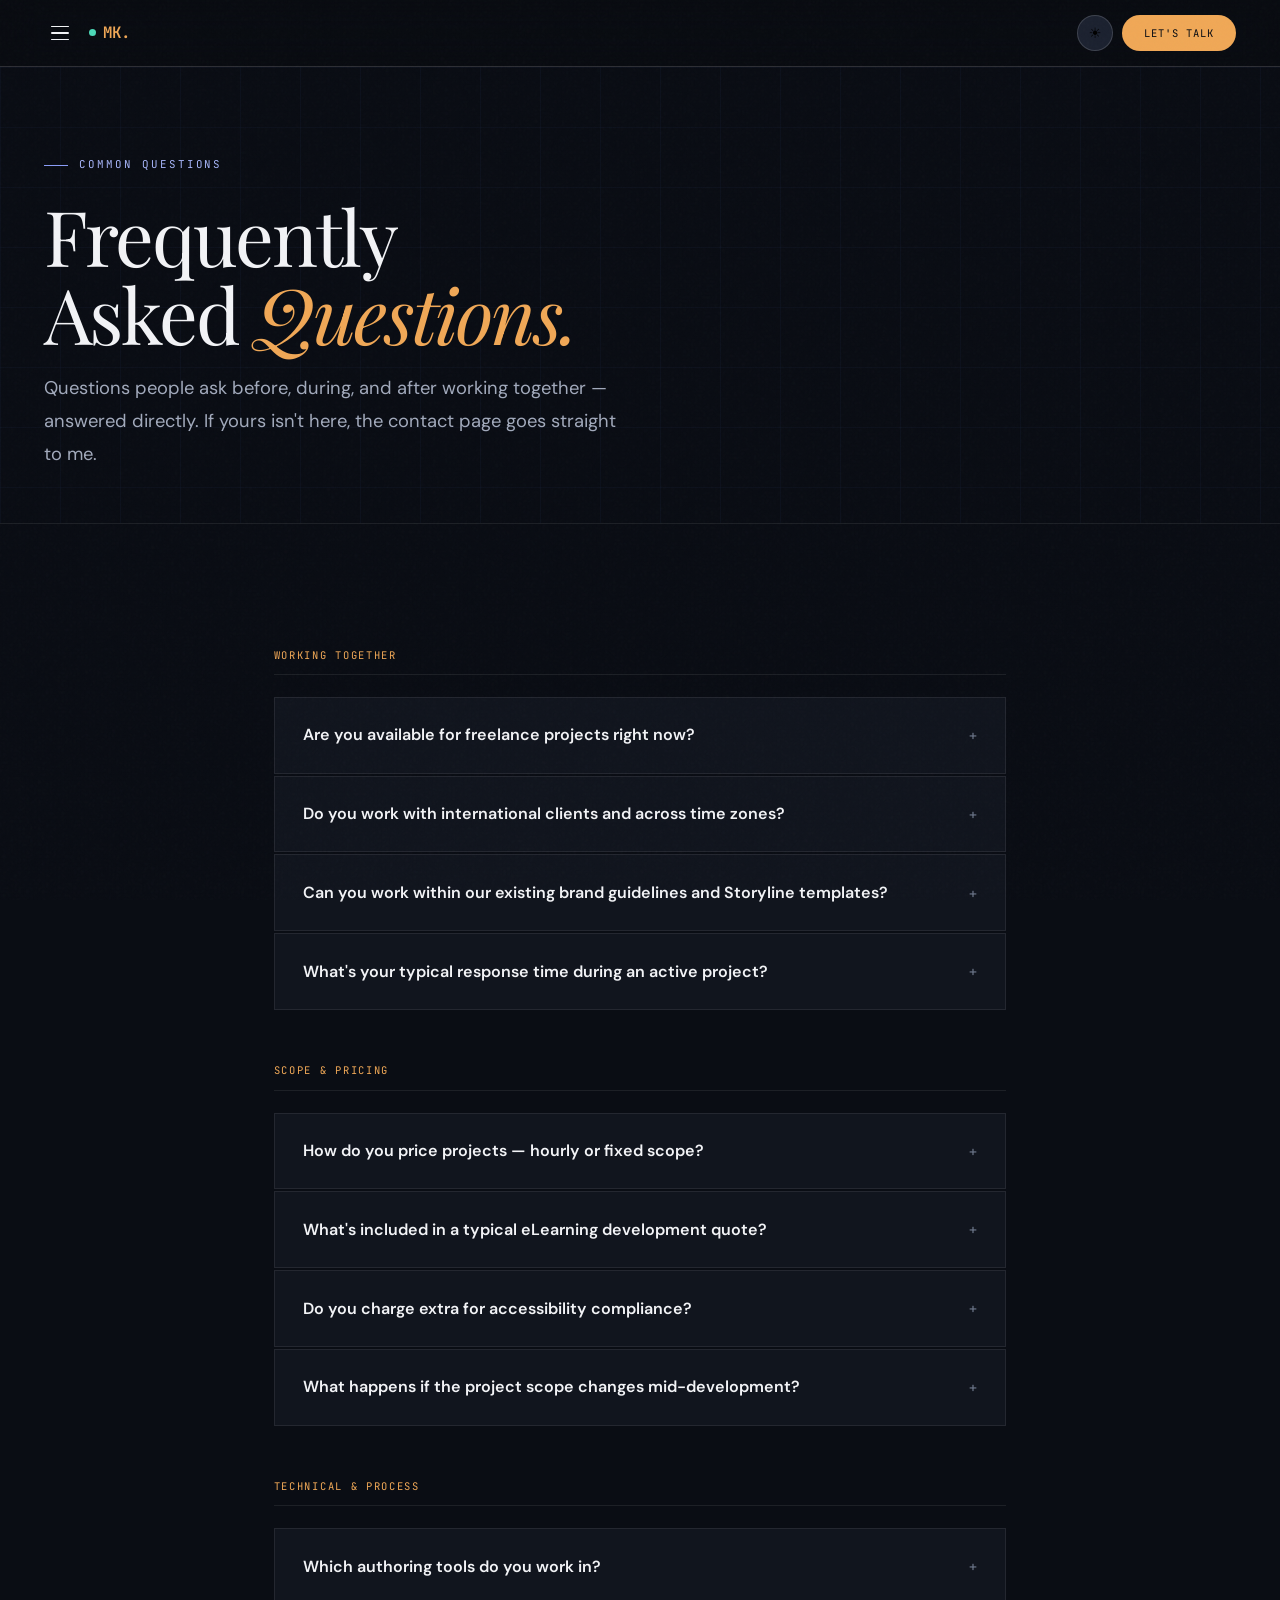
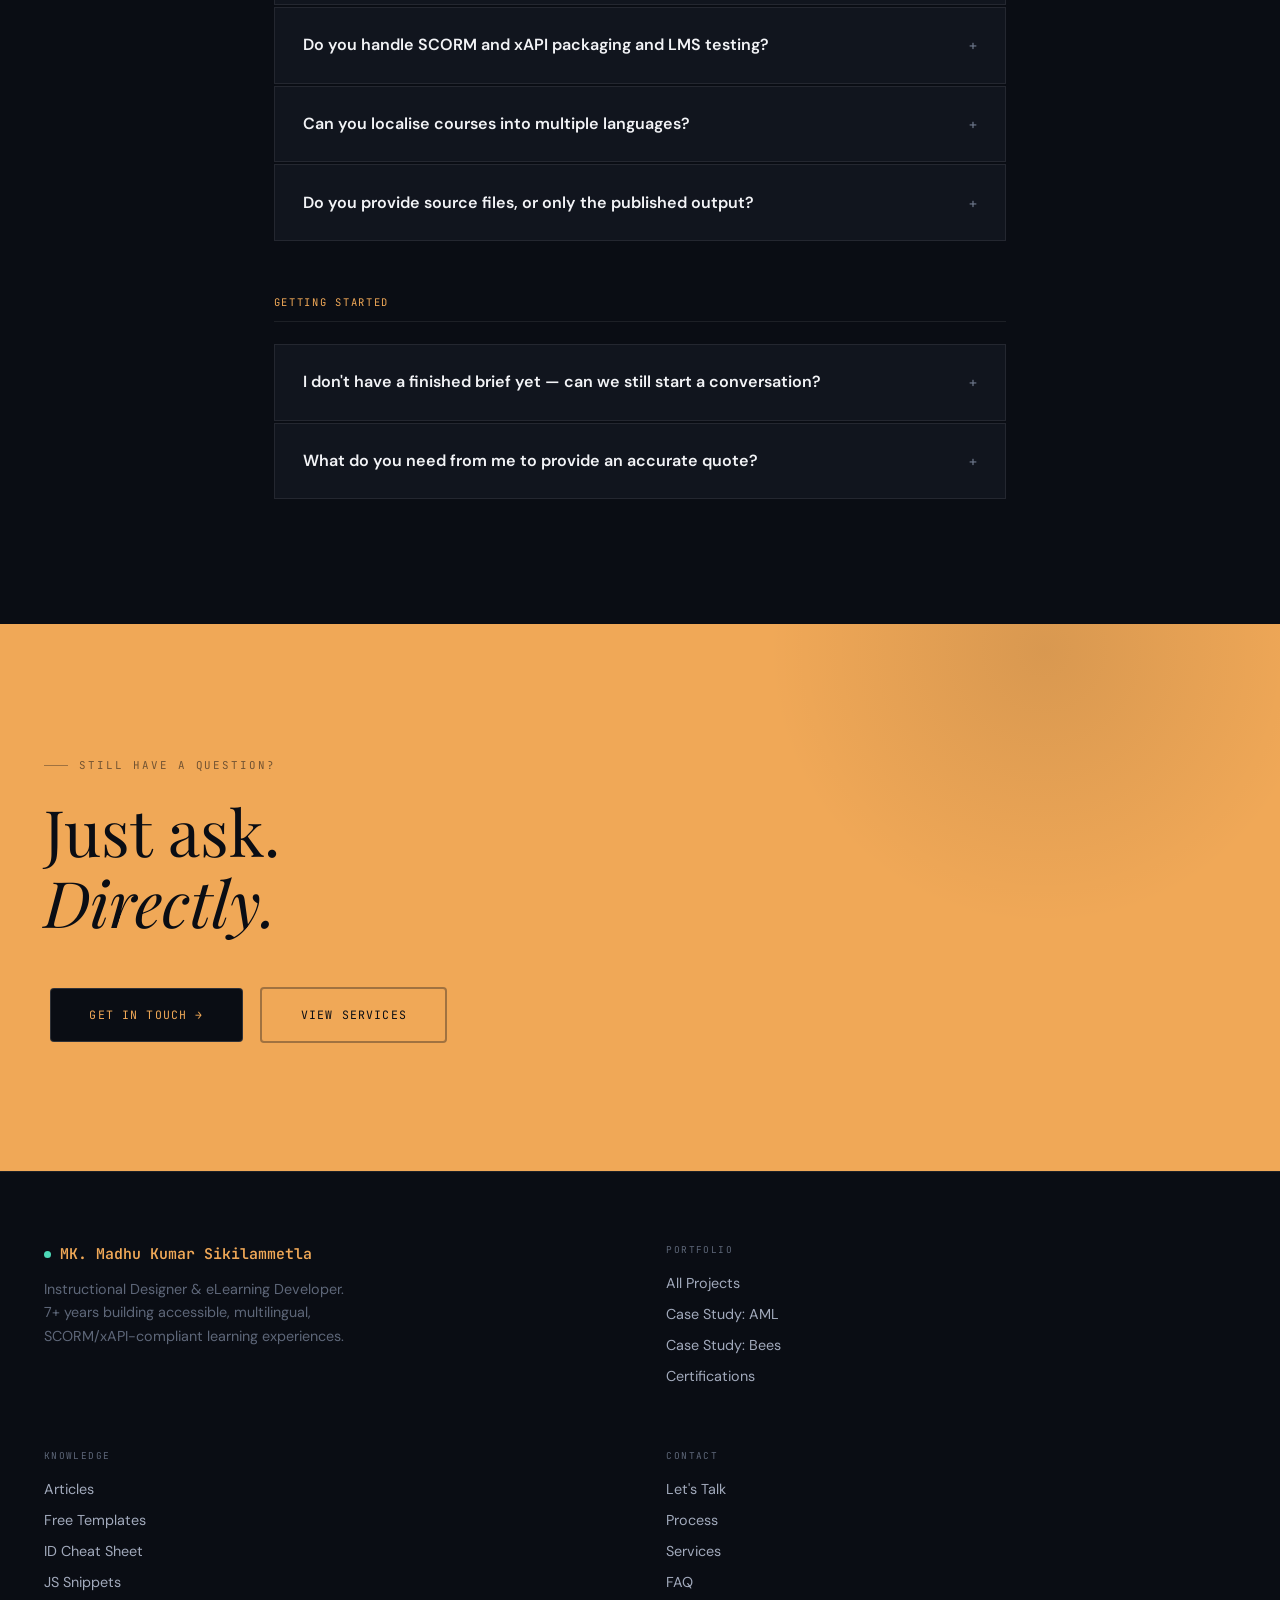
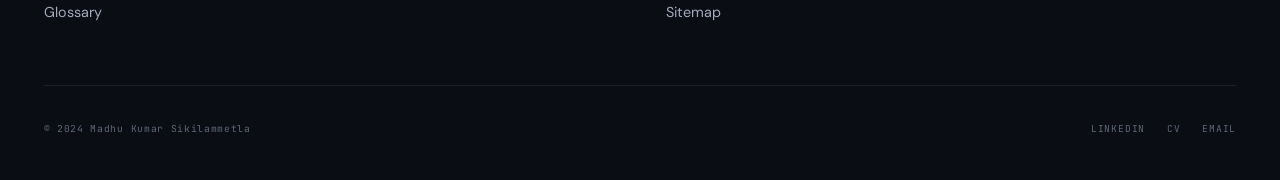
<file: faq.html>
<!DOCTYPE html>
<html lang="en" data-theme="dark">
<head>
<meta charset="UTF-8"><meta name="viewport" content="width=device-width,initial-scale=1">
<title>FAQ | Madhu Kumar Sikilammetla</title>
<link rel="stylesheet" href="style.css">
<style>
.faq-wrap{max-width:820px;margin:0 auto;padding:0 var(--ph)}
.faq-cat-title{font-family:var(--mono);font-size:.6rem;letter-spacing:.16em;text-transform:uppercase;color:var(--gold);margin:3rem 0 1.25rem;padding-bottom:.6rem;border-bottom:1px solid var(--border)}
.faq-cat-title:first-child{margin-top:0}
.faq-item{background:var(--bg2);border:1px solid var(--border);margin-bottom:2px}
.faq-q{padding:1.4rem 1.6rem;font-family:var(--sans);font-size:.92rem;font-weight:600;color:var(--text);display:flex;justify-content:space-between;align-items:center;cursor:pointer;transition:background .2s;gap:1rem}
.faq-q:hover{background:var(--bg3)}
.faq-icon{color:var(--muted);font-size:.8rem;transition:transform .3s;flex-shrink:0}
.faq-item.open .faq-icon{transform:rotate(45deg)}
.faq-a{font-family:var(--sans);font-size:.88rem;line-height:1.8;color:var(--text2);padding:0 1.6rem;max-height:0;overflow:hidden;transition:max-height .4s,padding .4s}
.faq-item.open .faq-a{max-height:500px;padding:0 1.6rem 1.5rem}
.faq-a strong{color:var(--text)}
@media(max-width:600px){.faq-q{padding:1.1rem 1.25rem;font-size:.85rem}.faq-a{padding:0 1.25rem}.faq-item.open .faq-a{padding:0 1.25rem 1.25rem}.faq-cat-title{margin:2.25rem 0 1rem}}
</style>
</head>
<body>
<div class="progress-bar"></div>
<button class="btt" aria-label="Back to top">↑</button>
<nav>
  <button class="nav-ham" aria-label="Open menu"><span></span><span></span><span></span></button>
  <a class="nav-logo" href="index.html"><span class="logo-pulse"></span>MK.</a>
  <div class="nav-spacer"></div>
  <ul class="nav-links">
    <li>
      <button>Work <span class="nav-chevron">▾</span></button>
      <div class="nav-dd">
        <a href="work.html"><span class="dd-icon">🗂️</span>All Projects</a>
        <a href="case-study-aml.html"><span class="dd-icon">📋</span>Case Study: AML</a>
        <a href="case-study-bees.html"><span class="dd-icon">🐝</span>Case Study: Bees</a>
      </div>
    </li>
    <li>
      <button>About <span class="nav-chevron">▾</span></button>
      <div class="nav-dd">
        <a href="about.html"><span class="dd-icon">👤</span>About Me</a>
        <a href="buzz.html"><span class="dd-icon">💬</span>Buzz &amp; Testimonials</a>
        <a href="certifications.html"><span class="dd-icon">🎓</span>Certifications</a>
      </div>
    </li>
    <li><a href="process.html">Process</a></li>
    <li><a href="services.html">Services</a></li>
    <li>
      <button>Knowledge <span class="nav-chevron">▾</span></button>
      <div class="nav-dd">
        <a href="articles.html"><span class="dd-icon">✍️</span>Articles</a>
        <a href="id-frameworks.html"><span class="dd-icon">🧭</span>ID Cheat Sheet</a>
        <a href="resources.html"><span class="dd-icon">📦</span>Free Resources</a>
        <a href="glossary.html"><span class="dd-icon">📖</span>Glossary</a>
        <a href="sitemap.html"><span class="dd-icon">🗺️</span>Sitemap</a>
      </div>
    </li>
    <li>
      <button>Tools <span class="nav-chevron">▾</span></button>
      <div class="nav-mega">
        <div class="nav-mega-col">
          <span class="nav-mega-title">AI &amp; Demos</span>
          <a href="ai-analyzer.html"><span class="dd-icon">🤖</span>AI Course Analyzer<span class="dd-new">New</span></a>
          <a href="lms-demo.html"><span class="dd-icon">🎓</span>LMS Demo</a>
          <a href="demo-xapi.html"><span class="dd-icon">📡</span>xAPI Demo</a>
          <a href="demo-storyboard.html"><span class="dd-icon">🗂️</span>Storyboard Gen</a>
          <a href="demo-template.html"><span class="dd-icon">🔧</span>Patterns</a>
        </div>
        <div class="nav-mega-col">
          <span class="nav-mega-title">Reference Tools</span>
          <a href="sl-snippets.html"><span class="dd-icon">⚡</span>JS Snippets</a>
          <a href="accessibility-guide.html"><span class="dd-icon">♿</span>A11y Guide</a>
          <a href="effort-estimator.html"><span class="dd-icon">📊</span>Effort Estimator</a>
          <a href="spot-the-bug.html"><span class="dd-icon">🐛</span>Spot the Bug</a>
          <a href="id-model-selector.html"><span class="dd-icon">🧭</span>ID Selector</a>
        </div>
      </div>
    </li>
  </ul>
  <button class="theme-toggle" onclick="toggleTheme()" aria-label="Toggle theme">☀️</button>
  <a href="contact.html" class="nav-cta">Let's Talk</a>
</nav>
<div class="mobile-menu">
  <span class="mob-section-title">Portfolio</span>
  <a href="index.html"><span class="dd-icon">🏠</span>Home</a>
  <a href="work.html"><span class="dd-icon">🗂️</span>All Projects</a>
  <a href="case-study-aml.html"><span class="dd-icon">📋</span>Case Study: AML</a>
  <a href="case-study-bees.html"><span class="dd-icon">🐝</span>Case Study: Bees</a>
  <span class="mob-section-title">About</span>
  <a href="about.html"><span class="dd-icon">👤</span>About Me</a>
  <a href="buzz.html"><span class="dd-icon">💬</span>Buzz &amp; Testimonials</a>
  <a href="certifications.html"><span class="dd-icon">🎓</span>Certifications</a>
  <span class="mob-section-title">Services</span>
  <a href="process.html"><span class="dd-icon">⚙️</span>Process</a>
  <a href="services.html"><span class="dd-icon">📋</span>Services</a>
  <span class="mob-section-title">Knowledge</span>
  <a href="articles.html"><span class="dd-icon">✍️</span>Articles</a>
  <a href="id-frameworks.html"><span class="dd-icon">🧭</span>ID Cheat Sheet</a>
  <a href="resources.html"><span class="dd-icon">📦</span>Free Resources</a>
  <a href="glossary.html"><span class="dd-icon">📖</span>Glossary</a>
  <span class="mob-section-title">Tools &amp; Demos</span>
  <a href="ai-analyzer.html"><span class="dd-icon">🤖</span>AI Course Analyzer</a>
  <a href="sl-snippets.html"><span class="dd-icon">⚡</span>JS Snippets</a>
  <a href="lms-demo.html"><span class="dd-icon">🎓</span>LMS Demo</a>
  <a href="accessibility-guide.html"><span class="dd-icon">♿</span>A11y Guide</a>
  <a href="effort-estimator.html"><span class="dd-icon">📊</span>Effort Estimator</a>
  <a href="spot-the-bug.html"><span class="dd-icon">🐛</span>Spot the Bug</a>
  <a href="demo-xapi.html"><span class="dd-icon">📡</span>xAPI Demo</a>
  <a href="demo-storyboard.html"><span class="dd-icon">🗂️</span>Storyboard Gen</a>
  <a href="id-model-selector.html"><span class="dd-icon">🧭</span>ID Selector</a>
  <a href="demo-template.html"><span class="dd-icon">🔧</span>Patterns</a>
  <span class="mob-section-title">Contact</span>
  <a href="faq.html" class="active"><span class="dd-icon">❓</span>FAQ</a>
  <a href="sitemap.html"><span class="dd-icon">🗺️</span>Sitemap</a>
  <a href="contact.html"><span class="dd-icon">✉️</span>Let's Talk</a>
</div>

<div class="page-hero" style="padding-bottom:3rem">
  <div class="hero-bg-grid"></div>
  <div class="eyebrow reveal">Common Questions</div>
  <h1 class="display-xl reveal d1">Frequently<br>Asked <em>Questions.</em></h1>
  <p style="font-family:var(--sans);font-size:1.05rem;color:var(--text2);max-width:580px;margin-top:1.1rem;line-height:1.8" class="reveal d2">Questions people ask before, during, and after working together — answered directly. If yours isn't here, the contact page goes straight to me.</p>
</div>

<section class="section">
  <div class="faq-wrap">
    <div class="faq-cat-title reveal">Working Together</div>
    <div class="faq-item reveal"><div class="faq-q" onclick="toggleFaq(this)">Are you available for freelance projects right now?<span class="faq-icon">+</span></div><div class="faq-a">Yes. I'm currently open to freelance, contract, and full-time opportunities with immediate availability. The fastest way to start a conversation is the <a href="contact.html" style="color:var(--gold)">contact page</a> — I typically respond within 1 business day.</div></div>
    <div class="faq-item reveal"><div class="faq-q" onclick="toggleFaq(this)">Do you work with international clients and across time zones?<span class="faq-q-icon faq-icon">+</span></div><div class="faq-a">Yes, I work with clients globally and am comfortable coordinating across time zones using async communication (written updates, recorded walkthroughs) supplemented by overlapping-hours calls when needed.</div></div>
    <div class="faq-item reveal"><div class="faq-q" onclick="toggleFaq(this)">Can you work within our existing brand guidelines and Storyline templates?<span class="faq-icon">+</span></div><div class="faq-a">Yes — this is the most common working arrangement. I'll build within your existing templates and brand guidelines. If I identify accessibility issues with the existing template, I'll flag them with recommended fixes, but the decision to address them remains yours.</div></div>
    <div class="faq-item reveal"><div class="faq-q" onclick="toggleFaq(this)">What's your typical response time during an active project?<span class="faq-icon">+</span></div><div class="faq-a">Same business day for questions, within 24 hours for review feedback implementation status. I provide a weekly written status update on every active project regardless of whether there's a scheduled call.</div></div>

    <div class="faq-cat-title">Scope &amp; Pricing</div>
    <div class="faq-item"><div class="faq-q" onclick="toggleFaq(this)">How do you price projects — hourly or fixed scope?<span class="faq-icon">+</span></div><div class="faq-a">Fixed-scope pricing for well-defined projects, based on a detailed brief and the <a href="effort-estimator.html" style="color:var(--gold)">Effort Estimator</a> calculation. For projects with evolving requirements, I'll recommend an hourly or milestone-based arrangement instead — I'll always tell you honestly which pricing model fits your situation.</div></div>
    <div class="faq-item"><div class="faq-q" onclick="toggleFaq(this)">What's included in a typical eLearning development quote?<span class="faq-icon">+</span></div><div class="faq-a">Needs analysis, storyboarding, full development, accessibility compliance (WCAG 2.1 AA), SCORM/xAPI packaging, up to 2 review cycles, and 30 days of post-launch support. Add-ons like localisation, custom animation, or AR/VR are quoted separately based on scope. See <a href="services.html" style="color:var(--gold)">Services</a> for the full breakdown.</div></div>
    <div class="faq-item"><div class="faq-q" onclick="toggleFaq(this)">Do you charge extra for accessibility compliance?<span class="faq-icon">+</span></div><div class="faq-a">No — WCAG 2.1 AA compliance is included as standard in every Full Development engagement, not an add-on. Retrofitting accessibility into an already-built course costs significantly more than building it in from the start, so it's priced into the base estimate.</div></div>
    <div class="faq-item"><div class="faq-q" onclick="toggleFaq(this)">What happens if the project scope changes mid-development?<span class="faq-icon">+</span></div><div class="faq-a">Scope changes happen on real projects. I document the original scope in the project brief, and any addition beyond it is quoted as a change order before work begins — so there's never a surprise invoice. Minor adjustments within the spirit of the original brief are absorbed without additional charge.</div></div>

    <div class="faq-cat-title">Technical &amp; Process</div>
    <div class="faq-item"><div class="faq-q" onclick="toggleFaq(this)">Which authoring tools do you work in?<span class="faq-icon">+</span></div><div class="faq-a">Primarily Articulate Storyline 360 and Rise 360. Also experienced in Adobe Captivate, Lectora, iSpring, DominKnow, and Elucidat. For projects requiring capabilities beyond any authoring tool's native features, I build custom JavaScript interactions, AR/VR with ZapWorks, or 3D animation with Blender.</div></div>
    <div class="faq-item"><div class="faq-q" onclick="toggleFaq(this)">Do you handle SCORM and xAPI packaging and LMS testing?<span class="faq-icon">+</span></div><div class="faq-a">Yes. Every project includes packaging for the correct SCORM version, testing in SCORM Cloud, and verification in your actual target LMS before delivery — not just preview testing. See the <a href="lms-demo.html" style="color:var(--gold)">LMS Demo</a> and <a href="demo-xapi.html" style="color:var(--gold)">xAPI Demo</a> for working examples.</div></div>
    <div class="faq-item"><div class="faq-q" onclick="toggleFaq(this)">Can you localise courses into multiple languages?<span class="faq-icon">+</span></div><div class="faq-a">Yes, including Arabic RTL. I manage the full localisation workflow — translation package preparation, audio recording coordination, RTL layout adaptation, and multi-language LMS packaging — across 16–22 languages depending on project scope.</div></div>
    <div class="faq-item"><div class="faq-q" onclick="toggleFaq(this)">Do you provide source files, or only the published output?<span class="faq-icon">+</span></div><div class="faq-a">Full source files (.story, raw media assets, documentation) are delivered at project close as standard — not held back. You own what you paid for.</div></div>

    <div class="faq-cat-title">Getting Started</div>
    <div class="faq-item"><div class="faq-q" onclick="toggleFaq(this)">I don't have a finished brief yet — can we still start a conversation?<span class="faq-icon">+</span></div><div class="faq-a">Yes — most projects start exactly this way. A discovery call helps clarify the actual training need before any brief is finalised. Reach out via the <a href="contact.html" style="color:var(--gold)">contact page</a> with whatever you have, even if it's just "we have a problem and think training might help."</div></div>
    <div class="faq-item"><div class="faq-q" onclick="toggleFaq(this)">What do you need from me to provide an accurate quote?<span class="faq-icon">+</span></div><div class="faq-a">Ideally: the training topic, target audience, desired course duration, any existing content or materials, accessibility requirements, target LMS, and number of languages needed. Missing any of these is fine — we'll work through it together on a discovery call.</div></div>
  </div>
</section>

<div class="cta-band">
  <div class="eyebrow">Still have a question?</div>
  <div class="cta-band-title">Just ask.<br><em>Directly.</em></div>
  <a href="contact.html" class="btn-cta-dark">Get in Touch →</a>
  <a href="services.html" class="btn-cta-outline">View Services</a>
</div>
<footer>
  <div class="footer-grid">
    <div><div class="footer-brand"><span class="logo-pulse"></span>MK. Madhu Kumar Sikilammetla</div><div class="footer-desc">Instructional Designer &amp; eLearning Developer. 7+ years building accessible, multilingual, SCORM/xAPI-compliant learning experiences.</div></div>
    <div class="footer-col"><div class="footer-col-title">Portfolio</div><a href="work.html">All Projects</a><a href="case-study-aml.html">Case Study: AML</a><a href="case-study-bees.html">Case Study: Bees</a><a href="certifications.html">Certifications</a></div>
    <div class="footer-col"><div class="footer-col-title">Knowledge</div><a href="articles.html">Articles</a><a href="resources.html">Free Templates</a><a href="id-frameworks.html">ID Cheat Sheet</a><a href="sl-snippets.html">JS Snippets</a><a href="glossary.html">Glossary</a></div>
    <div class="footer-col"><div class="footer-col-title">Contact</div><a href="contact.html">Let's Talk</a><a href="process.html">Process</a><a href="services.html">Services</a><a href="faq.html">FAQ</a><a href="sitemap.html">Sitemap</a></div>
  </div>
  <div class="footer-bottom"><div class="footer-copy">© 2024 Madhu Kumar Sikilammetla</div><div class="footer-social"><a href="https://www.linkedin.com/in/madhu-kumar-sikilammetla-22694598" target="_blank">LinkedIn</a><a href="https://drive.google.com/file/d/1wsBtUEBdSjdLwK7CxFID6ttaW6afTxf6/view" target="_blank">CV</a><a href="mailto:madhukumar5290@gmail.com">Email</a></div></div>
</footer>
<script src="main.js"></script>
<script>
function toggleFaq(q){
  const item = q.parentElement;
  const wasOpen = item.classList.contains('open');
  document.querySelectorAll('.faq-item').forEach(i=>i.classList.remove('open'));
  if(!wasOpen) item.classList.add('open');
}
</script>
</body>
</html>
</file>
<file: style.css>
@import url('https://fonts.googleapis.com/css2?family=Playfair+Display:ital,wght@0,400;0,500;0,700;1,400;1,600&family=DM+Sans:ital,opsz,wght@0,9..40,300;0,9..40,400;0,9..40,500;0,9..40,600;1,9..40,400&family=JetBrains+Mono:wght@400;500;600&display=swap');

/* ══════════════════════════════════════════════
   TOKENS — Refined dual-accent palette
══════════════════════════════════════════════ */
:root {
  --bg:        #0A0D14;
  --bg2:       #11151E;
  --bg3:       #171C28;
  --surface:   #1C2230;
  --surface2:  #232A3A;
  --surface3:  #2B3344;
  --border:    rgba(255,255,255,.08);
  --border2:   rgba(255,255,255,.15);
  --border3:   rgba(255,255,255,.24);
  --text:      #F2F3F6;
  --text2:     #A2AABC;
  --muted:     #5E6779;
  --gold:      #F0A857;
  --gold2:     #D88A35;
  --gold-dim:  rgba(240,168,87,.1);
  --blue:      #8B9DF7;
  --blue2:     #A8B6FA;
  --blue-dim:  rgba(139,157,247,.1);
  --teal:      #4DD9B8;
  --teal-dim:  rgba(77,217,184,.1);
  --red:       #F0786E;
  --purple:    #B49AFA;
  --on-accent: #0A0D14;
  --on-accent-50: rgba(10,13,20,.55);
  --on-accent-30: rgba(10,13,20,.35);
  --on-accent-08: rgba(10,13,20,.1);
  --serif: 'Playfair Display',Georgia,serif;
  --sans:  'DM Sans',system-ui,sans-serif;
  --mono:  'JetBrains Mono','Fira Code',monospace;
  --nav-h:   68px;
  --ph:      3.5rem;
  --sv:      7rem;
  --shadow-sm: 0 2px 12px rgba(0,0,0,.3);
  --shadow:    0 8px 32px rgba(0,0,0,.4);
  --shadow-lg: 0 20px 60px rgba(0,0,0,.5);
  --blur: blur(20px) saturate(180%);
  --glow-gold: 0 0 40px rgba(240,168,87,.2);
  --glow-blue: 0 0 40px rgba(139,157,247,.18);
}
[data-theme="light"] {
  --bg:#FAF9F6; --bg2:#F1EFE9; --bg3:#E8E4DB;
  --surface:#FFFFFF; --surface2:#F5F3ED; --surface3:#ECE8DF;
  --border:rgba(20,15,5,.08); --border2:rgba(20,15,5,.15); --border3:rgba(20,15,5,.24);
  --text:#171410; --text2:#5C5648; --muted:#8C8470;
  --gold:#B8651A; --gold2:#945012; --gold-dim:rgba(184,101,26,.08);
  --blue:#3D4ED8; --blue2:#2C3BB8; --blue-dim:rgba(61,78,216,.07);
  --teal:#0E8C6E; --teal-dim:rgba(14,140,110,.07);
  --red:#C8453D; --purple:#6D4FD6;
  --on-accent: #FFFFFF;
  --on-accent-50: rgba(255,255,255,.6);
  --on-accent-30: rgba(255,255,255,.4);
  --on-accent-08: rgba(255,255,255,.14);
  --shadow-sm:0 2px 12px rgba(0,0,0,.07); --shadow:0 8px 32px rgba(0,0,0,.1); --shadow-lg:0 20px 60px rgba(0,0,0,.14);
}


/* ══════════════════════════════════════════════ RESET */
*,*::before,*::after{box-sizing:border-box;margin:0;padding:0}
html{scroll-behavior:smooth;-webkit-tap-highlight-color:transparent;font-size:16px}
@media(min-width:1024px){html{font-size:16.5px}}
@media(min-width:1280px){html{font-size:17.5px}}
@media(min-width:1600px){html{font-size:18.5px}}
@media(min-width:1920px){html{font-size:19.5px}}
body{background:var(--bg);color:var(--text);font-family:var(--sans);line-height:1.6;overflow-x:hidden;-webkit-font-smoothing:antialiased;transition:background .3s,color .3s}
body::before{content:'';position:fixed;inset:0;z-index:9999;pointer-events:none;background-image:url("data:image/svg+xml,%3Csvg viewBox='0 0 256 256' xmlns='http://www.w3.org/2000/svg'%3E%3Cfilter id='n'%3E%3CfeTurbulence baseFrequency='.9' numOctaves='4' stitchTiles='stitch'/%3E%3C/filter%3E%3Crect width='100%25' height='100%25' filter='url(%23n)'/%3E%3C/svg%3E");opacity:.025}
[data-theme="light"] body::before{opacity:.015}
a{color:inherit;text-decoration:none}
img{max-width:100%;display:block}
button{cursor:pointer;font-family:inherit;border:none;background:none}
::selection{background:rgba(245,200,66,.25)}
::-webkit-scrollbar{width:4px}
::-webkit-scrollbar-track{background:var(--bg)}
::-webkit-scrollbar-thumb{background:var(--gold);border-radius:4px}

/* ══════════════════════════════════════════════
   NAVIGATION — floating pill + dropdowns
══════════════════════════════════════════════ */
nav{
  position:sticky;top:0;
  z-index:900;display:flex;align-items:center;gap:.5rem;
  padding:.85rem var(--ph);
  background:rgba(10,13,18,.92);backdrop-filter:var(--blur);-webkit-backdrop-filter:var(--blur);
  border-bottom:1px solid var(--border2);
  transition:background .3s,box-shadow .3s;width:100%;
}
[data-theme="light"] nav{background:rgba(250,248,244,.94)}
nav.scrolled{box-shadow:0 4px 24px rgba(0,0,0,.35);background:rgba(10,13,18,.97)}
[data-theme="light"] nav.scrolled{background:rgba(250,248,244,.98);box-shadow:0 4px 24px rgba(0,0,0,.08)}

.nav-ham{display:none;flex-direction:column;justify-content:center;gap:5px;width:36px;height:36px;padding:7px;cursor:pointer;flex-shrink:0;order:-1}
.nav-ham span{width:18px;height:1.5px;background:var(--text);display:block;transition:all .3s;border-radius:1px}
.nav-ham.open span:nth-child(1){transform:rotate(45deg) translate(4px,4px)}
.nav-ham.open span:nth-child(2){opacity:0}
.nav-ham.open span:nth-child(3){transform:rotate(-45deg) translate(4px,-4px)}

.nav-logo{font-family:var(--mono);font-size:.9rem;font-weight:600;color:var(--gold);flex-shrink:0;display:flex;align-items:center;gap:.45rem;text-decoration:none}
.logo-pulse{width:7px;height:7px;background:var(--teal);border-radius:50%;animation:pulse 2.5s ease infinite;flex-shrink:0}
@keyframes pulse{0%,100%{box-shadow:0 0 0 0 rgba(48,213,168,.5)}50%{box-shadow:0 0 0 6px rgba(48,213,168,0)}}
.nav-spacer{flex:1;min-width:.5rem}

.nav-links{display:flex;align-items:center;list-style:none;position:relative}
.nav-links>li{position:relative}
.nav-links>li>a,.nav-links>li>button{
  font-family:var(--mono);font-size:.58rem;letter-spacing:.1em;text-transform:uppercase;
  color:var(--muted);padding:.5rem .8rem;transition:color .2s;white-space:nowrap;
  display:flex;align-items:center;gap:.3rem;background:none;border:none;cursor:pointer;
}
.nav-links>li>a:hover,.nav-links>li>button:hover{color:var(--text)}
.nav-links>li>a.active{color:var(--gold)}
.nav-chevron{font-size:.5rem;transition:transform .2s}
.nav-links>li:hover .nav-chevron{transform:rotate(180deg)}

/* Dropdown panel — sits flush against the trigger (no gap) so the cursor
   never crosses a dead zone while moving from the nav button into the menu.
   The old .85rem gap let the panel close before reaching lower items like
   Sitemap; a small top margin on the *first link* keeps the same breathing
   room visually without reintroducing a real gap between hoverable boxes. */
.nav-dd{
  position:absolute;top:100%;left:50%;transform:translateX(-50%) translateY(-6px);
  background:var(--bg3);border:1px solid var(--border2);border-radius:10px;
  min-width:230px;box-shadow:var(--shadow-lg);
  opacity:0;visibility:hidden;transition:opacity .18s ease,transform .18s ease,visibility .18s;z-index:50;overflow:hidden;
}
.nav-links>li:hover .nav-dd,.nav-links>li.dd-open .nav-dd{opacity:1;visibility:visible;transform:translateX(-50%) translateY(0)}
.nav-links>li{padding-bottom:.5rem;margin-bottom:-.5rem}
.nav-dd a{display:flex;align-items:center;gap:.65rem;font-family:var(--sans);font-size:.8rem;color:var(--text2);padding:.75rem 1.1rem;border-bottom:1px solid var(--border);transition:all .2s}
.nav-dd a:last-child{border-bottom:none}
.nav-dd a:hover{color:var(--gold);background:var(--gold-dim);padding-left:1.35rem}
.nav-dd .dd-icon{width:18px;text-align:center;flex-shrink:0;font-size:.85rem}
.nav-dd .dd-new{font-family:var(--mono);font-size:.46rem;letter-spacing:.08em;text-transform:uppercase;background:var(--blue);color:#fff;padding:.1rem .4rem;border-radius:2px;margin-left:auto}

/* Mega dropdown (Tools) — same flush-positioning fix as .nav-dd above */
.nav-mega{
  position:absolute;top:100%;left:50%;transform:translateX(-50%) translateY(-6px);
  background:var(--bg3);border:1px solid var(--border2);border-radius:10px;
  width:460px;box-shadow:var(--shadow-lg);display:grid;grid-template-columns:1fr 1fr;
  opacity:0;visibility:hidden;transition:opacity .18s ease,transform .18s ease,visibility .18s;z-index:50;overflow:hidden;
}
.nav-links>li:hover .nav-mega,.nav-links>li.dd-open .nav-mega{opacity:1;visibility:visible;transform:translateX(-50%) translateY(0)}
.nav-mega-col{padding:.5rem 0}
.nav-mega-col:first-child{border-right:1px solid var(--border)}
.nav-mega-title{font-family:var(--mono);font-size:.5rem;letter-spacing:.12em;text-transform:uppercase;color:var(--muted);padding:.6rem 1.1rem .35rem;display:block}
.nav-mega a{display:flex;align-items:center;gap:.55rem;font-family:var(--sans);font-size:.78rem;color:var(--text2);padding:.6rem 1.1rem;transition:all .2s}
.nav-mega a:hover{color:var(--gold);background:var(--gold-dim);padding-left:1.35rem}
.nav-mega .dd-icon{width:16px;text-align:center;flex-shrink:0;font-size:.8rem}

.theme-toggle{width:36px;height:36px;border-radius:50%;background:var(--surface);border:1px solid var(--border2);display:flex;align-items:center;justify-content:center;font-size:.82rem;cursor:pointer;flex-shrink:0;transition:all .25s}
.theme-toggle:hover{border-color:var(--gold);background:var(--gold-dim);transform:rotate(20deg)}
.nav-cta{font-family:var(--mono);font-size:.6rem;letter-spacing:.1em;text-transform:uppercase;color:var(--bg);background:var(--gold);padding:.55rem 1.25rem;border:none;border-radius:60px;transition:all .25s;white-space:nowrap;flex-shrink:0;text-decoration:none}
.nav-cta:hover{background:var(--gold2);transform:scale(1.04)}

/* Mobile */
.mobile-menu{display:none;position:fixed;top:var(--nav-h);left:0;right:0;bottom:0;background:rgba(5,8,17,.98);backdrop-filter:var(--blur);padding:1.5rem var(--ph) 3rem;z-index:899;flex-direction:column;overflow-y:auto}
[data-theme="light"] .mobile-menu{background:rgba(244,246,252,.98)}
.mobile-menu.open{display:flex;animation:mopen .3s ease}
@keyframes mopen{from{opacity:0;transform:translateY(-10px)}to{opacity:1;transform:translateY(0)}}
.mob-section-title{font-family:var(--mono);font-size:.52rem;letter-spacing:.15em;text-transform:uppercase;color:var(--muted);margin:1rem 0 .35rem;padding-top:1rem;border-top:1px solid var(--border)}
.mob-section-title:first-child{border-top:none;margin-top:0;padding-top:0}
.mobile-menu a{font-family:var(--sans);font-size:.85rem;color:var(--text2);padding:.7rem 0;display:flex;align-items:center;gap:.65rem;border-bottom:1px solid var(--border);transition:color .2s}
.mobile-menu a:hover,.mobile-menu a.active{color:var(--gold)}
.mobile-menu a .dd-icon{width:22px;text-align:center;flex-shrink:0}

/* ══════════════════════════════════════════════ PROGRESS + BTT */
.progress-bar{position:fixed;top:0;left:0;z-index:1000;height:2px;background:linear-gradient(90deg,var(--gold),var(--teal));width:0;transition:width .1s;pointer-events:none}
.btt{position:fixed;bottom:2rem;right:2rem;z-index:400;width:42px;height:42px;background:var(--surface);border:1px solid var(--border2);color:var(--text2);display:none;align-items:center;justify-content:center;cursor:pointer;font-size:.85rem;transition:all .25s;border-radius:8px;box-shadow:var(--shadow)}
.btt.show{display:flex}.btt:hover{color:var(--gold);border-color:var(--gold);transform:translateY(-3px)}

/* ══════════════════════════════════════════════ TYPOGRAPHY */
.display{font-family:var(--serif);font-size:clamp(2rem,5vw,4.2rem);font-weight:400;line-height:1.1;letter-spacing:-.02em;color:var(--text)}
.display-xl{font-family:var(--serif);font-size:clamp(2.4rem,6vw,6.5rem);font-weight:400;line-height:1.02;letter-spacing:-.03em;color:var(--text)}
.display em,.display-xl em{font-style:italic;color:var(--gold)}
.display .hl{background:linear-gradient(135deg,#F5C842,#E8A020);-webkit-background-clip:text;background-clip:text;-webkit-text-fill-color:transparent}
.eyebrow{display:inline-flex;align-items:center;gap:.65rem;font-family:var(--mono);font-size:.62rem;letter-spacing:.18em;text-transform:uppercase;color:var(--blue2);margin-bottom:1.25rem}
.eyebrow::before{content:'';width:24px;height:1px;background:var(--blue);flex-shrink:0}
.eyebrow.g{color:var(--gold)}.eyebrow.g::before{background:var(--gold)}
.eyebrow.t{color:var(--teal)}.eyebrow.t::before{background:var(--teal)}
.tag{display:inline-block;font-family:var(--mono);font-size:.54rem;letter-spacing:.08em;text-transform:uppercase;color:var(--text2);border:1px solid var(--border2);padding:.2rem .55rem;background:var(--surface)}
.tag-b{color:var(--blue2);border-color:rgba(79,142,247,.3);background:var(--blue-dim)}
.tag-g{color:var(--gold);border-color:rgba(245,200,66,.3);background:var(--gold-dim)}
.tag-t{color:var(--teal);border-color:rgba(48,213,168,.3);background:var(--teal-dim)}
.tags{display:flex;flex-wrap:wrap;gap:.4rem}

/* ══════════════════════════════════════════════ BUTTONS */
.btn{display:inline-flex;align-items:center;gap:.5rem;font-family:var(--mono);font-size:.65rem;letter-spacing:.1em;text-transform:uppercase;padding:.88rem 1.8rem;border:none;cursor:pointer;transition:all .25s;text-decoration:none;line-height:1;border-radius:4px;position:relative;overflow:hidden}
.btn::before{content:'';position:absolute;inset:0;background:rgba(255,255,255,.1);transform:translateX(-100%);transition:transform .3s}
.btn:hover::before{transform:translateX(0)}
.btn-gold{background:var(--gold);color:var(--on-accent)}.btn-gold:hover{box-shadow:var(--glow-gold)}
.btn-blue{background:var(--blue);color:#fff}.btn-blue:hover{box-shadow:var(--glow-blue)}
.btn-outline{background:transparent;color:var(--text);border:1px solid var(--border3)}.btn-outline:hover{border-color:var(--gold);color:var(--gold)}
.btn-ghost{background:var(--surface);color:var(--text2);border:1px solid var(--border)}.btn-ghost:hover{color:var(--text);border-color:var(--border2)}
.btn-sm{padding:.55rem 1.1rem;font-size:.58rem}
.btn-lg{padding:1.05rem 2.4rem;font-size:.72rem}
.btn-xl{padding:1.2rem 3rem;font-size:.78rem}
/* Legacy/alternate button class names used across pages - mapped to current design system */
.btn-primary{display:inline-flex;align-items:center;gap:.5rem;font-family:var(--mono);font-size:.65rem;letter-spacing:.1em;text-transform:uppercase;padding:.88rem 1.8rem;border:none;cursor:pointer;transition:all .25s;text-decoration:none;line-height:1;border-radius:4px;background:var(--gold);color:#0A0D12}
.btn-primary:hover{box-shadow:var(--glow-gold)}
.btn-dark{font-family:var(--mono);font-size:.66rem;letter-spacing:.1em;text-transform:uppercase;padding:.95rem 2.2rem;background:var(--bg);color:var(--gold);border:1px solid rgba(255,255,255,.15);cursor:pointer;transition:all .25s;text-decoration:none;display:inline-flex;align-items:center;gap:.5rem;margin:.35rem;border-radius:4px}
.btn-dark:hover{background:var(--bg3)}
.btn-dark.outline{background:transparent;color:var(--on-accent);border:2px solid var(--on-accent-30)}
.btn-dark.outline:hover{background:var(--on-accent-08)}
.btn-band{font-family:var(--mono);font-size:.66rem;letter-spacing:.1em;text-transform:uppercase;padding:.95rem 2.2rem;cursor:pointer;transition:all .25s;text-decoration:none;display:inline-flex;align-items:center;gap:.5rem;margin:.35rem;border-radius:4px}
.btn-band-primary{background:var(--bg);color:var(--gold);border:1px solid rgba(255,255,255,.15)}
.btn-band-primary:hover{background:var(--bg3)}
.btn-band-outline{background:transparent;color:var(--on-accent);border:2px solid var(--on-accent-30)}
.btn-band-outline:hover{background:var(--on-accent-08)}
/* Modal ID-model callout box + actions row (used across all project/case-study modals) */
.modal-id-box{background:rgba(212,149,74,.07);border:1px solid rgba(212,149,74,.2);padding:1rem 1.25rem;margin:1.25rem 0}
.modal-id-lbl{font-family:var(--mono);font-size:.54rem;letter-spacing:.1em;text-transform:uppercase;color:var(--gold);margin-bottom:.35rem}
.modal-id-txt{font-family:var(--sans);font-size:.87rem;color:var(--text);line-height:1.6}
.modal-actions{display:flex;gap:.75rem;flex-wrap:wrap;margin-top:2rem;padding-top:1.5rem;border-top:1px solid var(--border)}
/* Form success message (shown after contact form submit) */
.form-success{background:rgba(79,184,168,.07);border:1px solid rgba(79,184,168,.25);padding:2rem;text-align:center;display:none;border-radius:4px}
.form-success.show{display:block;animation:mfade .3s ease}
.form-success p{font-family:var(--sans);font-size:.9rem;color:var(--teal);margin:0}
/* Animated counter - tabular numerals so digits don't shift width during count-up */
.counter{font-variant-numeric:tabular-nums}
/* Decorative page-hero backgrounds - multiple naming variants used across pages, all map to the same effect */
.hero-bg,.hero-bg-glow1{position:absolute;top:-30%;right:-10%;width:min(700px,100vw);height:min(700px,100vw);background:radial-gradient(ellipse 60% 40% at 50% 50%,rgba(108,142,239,.1) 0%,transparent 70%);pointer-events:none}
.hero-grid,.hero-bg-dots{position:absolute;inset:0;pointer-events:none;background-image:radial-gradient(rgba(108,142,239,.12) 1px,transparent 1px);background-size:32px 32px;mask-image:radial-gradient(ellipse 85% 85% at 50% 50%,black 20%,transparent 100%)}
.hero-glow,.hero-bg-glow2{position:absolute;bottom:-20%;left:-10%;width:min(600px,90vw);height:min(600px,90vw);background:radial-gradient(ellipse 60% 40% at 50% 50%,rgba(212,149,74,.1) 0%,transparent 70%);pointer-events:none}
.announce-bar{background:linear-gradient(90deg,var(--bg3) 0%,var(--surface2) 50%,var(--bg3) 100%);border-bottom:1px solid var(--border2);padding:.65rem var(--ph);display:flex;align-items:center;justify-content:center;gap:1rem;position:relative;z-index:850;flex-wrap:wrap}
.announce-bar span{font-family:var(--mono);font-size:.6rem;letter-spacing:.06em;color:var(--text2);text-align:center}
.announce-bar a{color:var(--gold);text-underline-offset:3px}
.ab-close{color:var(--muted);font-size:1rem;cursor:pointer;position:absolute;right:.85rem;top:50%;transform:translateY(-50%);padding:.25rem .4rem;background:none;border:none}
.ab-close:hover{color:var(--text)}

/* ══════════════════════════════════════════════ SECTIONS */
.section{padding:var(--sv) var(--ph)}
.section-alt{background:var(--bg2)}
.section-dark{background:var(--bg3)}
.page-hero{padding:4.5rem var(--ph) 4.5rem;position:relative;overflow:hidden;border-bottom:1px solid var(--border)}
.hero-bg-grid{position:absolute;inset:0;pointer-events:none;background-image:linear-gradient(rgba(79,142,247,.04) 1px,transparent 1px),linear-gradient(90deg,rgba(79,142,247,.04) 1px,transparent 1px);background-size:60px 60px}
.hero-bg-glow1{position:absolute;top:-30%;right:-10%;width:min(700px,100vw);height:min(700px,100vw);background:radial-gradient(ellipse 60% 40% at 50% 50%,rgba(79,142,247,.1) 0%,transparent 70%);pointer-events:none}
.hero-bg-glow2{position:absolute;bottom:-20%;left:-10%;width:min(600px,90vw);height:min(600px,90vw);background:radial-gradient(ellipse 60% 40% at 50% 50%,rgba(245,200,66,.1) 0%,transparent 70%);pointer-events:none}

/* ══════════════════════════════════════════════ TICKER */
.ticker-wrap{overflow:hidden;background:var(--bg3);border-top:1px solid var(--border);border-bottom:1px solid var(--border);padding:.85rem 0}
.ticker-inner{display:flex;width:max-content;animation:tick 45s linear infinite}
.ticker-inner:hover{animation-play-state:paused}
@keyframes tick{from{transform:translateX(0)}to{transform:translateX(-50%)}}
.ticker-item{font-family:var(--mono);font-size:.6rem;letter-spacing:.1em;text-transform:uppercase;color:var(--muted);padding:0 2rem;white-space:nowrap}
.ticker-sep{color:var(--blue);font-size:.35rem;margin:0 .2rem}

/* ══════════════════════════════════════════════ AVAILABILITY */
.dot-avail{display:inline-block;width:7px;height:7px;background:var(--teal);border-radius:50%;margin-right:.4rem;vertical-align:middle;animation:pulse 2.5s ease infinite;flex-shrink:0}
.avail-pill{display:inline-flex;align-items:center;gap:.6rem;font-family:var(--mono);font-size:.6rem;letter-spacing:.12em;text-transform:uppercase;color:var(--teal);background:var(--teal-dim);border:1px solid rgba(48,213,168,.2);padding:.4rem .9rem;border-radius:60px;margin-bottom:1.5rem}

/* ══════════════════════════════════════════════ REVEAL */
.reveal{opacity:1;transform:none;transition:opacity .75s ease,transform .75s ease}
.js-loaded .reveal{opacity:0;transform:translateY(28px)}
.js-loaded .reveal.in{opacity:1;transform:translateY(0)}
.d1{transition-delay:.1s}.d2{transition-delay:.2s}.d3{transition-delay:.3s}.d4{transition-delay:.4s}

/* ══════════════════════════════════════════════ PROJECT CARDS */
.proj-card{background:var(--bg2);overflow:hidden;position:relative;display:flex;flex-direction:column;transition:background .3s,transform .3s;border-bottom:1px solid var(--border)}
.proj-card:hover{background:var(--bg3);transform:translateY(-2px)}
.proj-card::before{content:'';position:absolute;top:0;left:0;width:0;height:2px;background:linear-gradient(90deg,var(--gold),var(--gold2));transition:width .4s;z-index:2}
.proj-card:hover::before{width:100%}
.proj-thumb{position:relative;width:100%;aspect-ratio:16/9;overflow:hidden;background:var(--surface)}
.proj-thumb-fallback{position:relative;width:100%;aspect-ratio:16/9;background:linear-gradient(135deg,var(--surface) 0%,var(--bg3) 100%);display:flex;align-items:center;justify-content:center}
.proj-thumb-fallback span{font-size:2.5rem;opacity:.85}
.proj-thumb img,.proj-thumb svg{width:100%;height:100%;object-fit:cover;display:block;transition:transform .6s}
.proj-card:hover .proj-thumb img,.proj-card:hover .proj-thumb svg{transform:scale(1.06)}
.modal-img svg{width:100%;height:100%;display:block;object-fit:cover}
.proj-overlay{position:absolute;inset:0;background:linear-gradient(to bottom,transparent 40%,rgba(5,8,17,.9) 100%);display:flex;align-items:flex-end;padding:1.25rem;opacity:0;transition:opacity .3s}
.proj-card:hover .proj-overlay{opacity:1}
.proj-body{padding:1.75rem;flex:1;display:flex;flex-direction:column}
.proj-num{font-family:var(--mono);font-size:.54rem;letter-spacing:.14em;color:var(--muted);margin-bottom:.3rem}
.proj-cat{font-family:var(--mono);font-size:.56rem;letter-spacing:.1em;text-transform:uppercase;color:var(--blue2);margin-bottom:.5rem}
.proj-title{font-family:var(--serif);font-size:1.2rem;font-weight:500;color:var(--text);line-height:1.25;margin-bottom:.6rem}
.proj-desc{font-family:var(--sans);font-size:.84rem;line-height:1.65;color:var(--text2);flex:1;margin-bottom:.9rem}
.proj-id{background:rgba(245,200,66,.06);border:1px solid rgba(245,200,66,.15);padding:.5rem .85rem;margin-bottom:.8rem}
.proj-id-lbl{font-family:var(--mono);font-size:.52rem;letter-spacing:.1em;text-transform:uppercase;color:var(--gold)}
.proj-id-val{font-family:var(--sans);font-size:.78rem;color:var(--text2);margin-top:.12rem}
.proj-footer{display:flex;align-items:center;justify-content:space-between;padding-top:.9rem;border-top:1px solid var(--border);flex-wrap:wrap;gap:.4rem}
.proj-arrow{font-family:var(--mono);font-size:.58rem;letter-spacing:.08em;color:var(--gold);display:flex;align-items:center;gap:.35rem;transition:gap .2s}
.proj-card:hover .proj-arrow{gap:.65rem}
.case-study-tag{position:absolute;top:.85rem;right:.85rem;z-index:3;font-family:var(--mono);font-size:.5rem;letter-spacing:.1em;text-transform:uppercase;background:var(--gold);color:var(--bg);padding:.22rem .65rem;border-radius:2px}

/* ══════════════════════════════════════════════ MODAL */
.modal-bg{position:fixed;inset:0;z-index:1000;background:rgba(5,8,17,.94);backdrop-filter:var(--blur);display:none;align-items:center;justify-content:center;padding:1.5rem;overflow-y:auto}
.modal-bg.open{display:flex;animation:mfade .25s ease}
@keyframes mfade{from{opacity:0}to{opacity:1}}
.modal{background:var(--bg3);border:1px solid var(--border3);width:100%;max-width:860px;position:relative;max-height:90vh;overflow-y:auto;box-shadow:var(--shadow-lg);margin:auto}
.modal-x{position:sticky;top:1rem;float:right;margin:1rem 1rem 0 0;background:var(--surface2);border:1px solid var(--border2);color:var(--text2);width:34px;height:34px;display:flex;align-items:center;justify-content:center;cursor:pointer;z-index:2;transition:all .2s;flex-shrink:0;border-radius:6px}
.modal-x:hover{color:var(--gold);border-color:var(--gold)}
.modal-body{padding:2.25rem;clear:both}
.modal-img{width:100%;aspect-ratio:16/9;object-fit:cover;display:block;background:var(--bg3)}
.modal-section{font-family:var(--mono);font-size:.58rem;letter-spacing:.14em;text-transform:uppercase;color:var(--blue2);padding-bottom:.45rem;border-bottom:1px solid var(--border);margin-bottom:.85rem;margin-top:2rem}
.modal-section:first-of-type{margin-top:0}
.modal-text{font-family:var(--sans);font-size:.9rem;line-height:1.8;color:var(--text2);margin-bottom:.9rem}

/* ══════════════════════════════════════════════ TIMELINE */
.tl{position:relative}
.tl::before{content:'';position:absolute;left:110px;top:0;bottom:0;width:1px;background:var(--border2)}
.tl-item{display:grid;grid-template-columns:110px 1fr;gap:2.5rem;padding:2.25rem 0;border-bottom:1px solid var(--border)}
.tl-year{font-family:var(--mono);font-size:.6rem;letter-spacing:.1em;color:var(--blue2);text-align:right;padding-right:2rem;padding-top:.2rem;position:relative}
.tl-year::after{content:'';position:absolute;right:-5px;top:.4rem;width:9px;height:9px;background:var(--blue);border-radius:50%;border:2px solid var(--bg)}
.tl-role{font-family:var(--sans);font-size:1rem;font-weight:600;color:var(--text);margin-bottom:.2rem}
.tl-org{font-family:var(--mono);font-size:.58rem;letter-spacing:.08em;color:var(--gold);margin-bottom:.55rem}
.tl-desc{font-family:var(--sans);font-size:.86rem;line-height:1.7;color:var(--text2)}

/* ══════════════════════════════════════════════ HORIZONTAL TIMELINE */
.htl-wrap{overflow-x:auto;scrollbar-width:thin;scrollbar-color:var(--gold) transparent;padding-bottom:1rem;cursor:grab}
.htl-wrap:active{cursor:grabbing}
.htl-wrap::-webkit-scrollbar{height:3px}
.htl-wrap::-webkit-scrollbar-thumb{background:var(--gold);border-radius:2px}
.htl-track{display:flex;position:relative;min-width:max-content;padding:0 1rem}
.htl-track::before{content:'';position:absolute;top:18px;left:0;right:0;height:1px;background:var(--border2)}
.htl-node{display:flex;flex-direction:column;align-items:center;width:185px;flex-shrink:0;padding:0 1.1rem;cursor:pointer}
.htl-dot{width:12px;height:12px;background:var(--bg3);border:2px solid var(--border2);border-radius:50%;margin-bottom:.85rem;transition:all .3s;flex-shrink:0}
.htl-node.active .htl-dot,.htl-node:hover .htl-dot{background:var(--gold);border-color:var(--gold);box-shadow:0 0 0 5px rgba(245,200,66,.12)}
.htl-year{font-family:var(--mono);font-size:.56rem;letter-spacing:.1em;color:var(--blue2);margin-bottom:.2rem}
.htl-role{font-family:var(--sans);font-size:.8rem;font-weight:600;color:var(--text);margin-bottom:.12rem;text-align:center;line-height:1.3}
.htl-org{font-family:var(--mono);font-size:.52rem;letter-spacing:.06em;color:var(--muted);text-align:center}
.htl-detail{background:var(--bg2);border:1px solid var(--border2);border-left:3px solid var(--gold);padding:1.75rem;margin-top:1.5rem;display:none}
.htl-detail.active{display:block;animation:tlfd .3s ease}
@keyframes tlfd{from{opacity:0;transform:translateY(8px)}to{opacity:1;transform:translateY(0)}}
.htl-dt-year{font-family:var(--mono);font-size:.56rem;letter-spacing:.12em;color:var(--blue2);margin-bottom:.2rem}
.htl-dt-title{font-family:var(--serif);font-size:1.2rem;font-weight:400;color:var(--text);margin-bottom:.2rem}
.htl-dt-org{font-family:var(--mono);font-size:.58rem;letter-spacing:.07em;color:var(--gold);margin-bottom:.6rem}
.htl-dt-body{font-family:var(--sans);font-size:.84rem;line-height:1.75;color:var(--text2)}

/* ══════════════════════════════════════════════ SKILL BARS */
.sbar{margin-bottom:1.1rem}
.sbar-hd{display:flex;justify-content:space-between;margin-bottom:.4rem}
.sbar-name{font-family:var(--sans);font-size:.85rem;color:var(--text)}
.sbar-pct{font-family:var(--mono);font-size:.58rem;letter-spacing:.06em;color:var(--blue2)}
.sbar-track{height:2px;background:var(--border2);overflow:hidden;border-radius:2px}
.sbar-fill{height:100%;background:linear-gradient(90deg,var(--blue),var(--teal));width:0;transition:width 1.4s ease;border-radius:2px}
.sbar.in .sbar-fill{width:var(--w)}

/* ══════════════════════════════════════════════ FORMS */
.form-label{font-family:var(--mono);font-size:.58rem;letter-spacing:.12em;text-transform:uppercase;color:var(--blue2);display:block;margin-bottom:.5rem}
.form-input,.form-textarea,.form-select{width:100%;font-family:var(--sans);font-size:.92rem;background:var(--surface);border:1px solid var(--border2);color:var(--text);padding:.9rem 1.1rem;outline:none;transition:all .25s;appearance:none;border-radius:4px}
.form-input:focus,.form-textarea:focus,.form-select:focus{border-color:var(--blue);background:var(--surface2);box-shadow:0 0 0 3px rgba(79,142,247,.1)}
.form-textarea{resize:vertical;min-height:130px}
.form-select{cursor:pointer;background-image:url("data:image/svg+xml,%3Csvg xmlns='http://www.w3.org/2000/svg' width='10' height='6'%3E%3Cpath d='M0 0l5 6 5-6z' fill='%235A6680'/%3E%3C/svg%3E");background-repeat:no-repeat;background-position:right 1.1rem center;padding-right:2.75rem;white-space:nowrap;overflow:hidden;text-overflow:ellipsis}
.form-group{margin-bottom:1.5rem}
.form-row{display:grid;grid-template-columns:1fr 1fr;gap:1rem}

/* ══════════════════════════════════════════════ CTA BAND */
.cta-band{background:var(--gold);padding:7rem var(--ph);position:relative;overflow:hidden}
.cta-band::before{content:'';position:absolute;top:-50%;right:-5%;width:600px;height:600px;background:radial-gradient(circle,var(--on-accent-08) 0%,transparent 65%);pointer-events:none}
.cta-band .eyebrow{color:var(--on-accent-50)}.cta-band .eyebrow::before{background:var(--on-accent-30)}
.cta-band-title{font-family:var(--serif);font-size:clamp(2rem,5vw,4rem);font-weight:400;color:var(--on-accent);line-height:1.1;margin-bottom:2.5rem}
.cta-band-title em{font-style:italic}
.btn-cta-dark{font-family:var(--mono);font-size:.66rem;letter-spacing:.1em;text-transform:uppercase;padding:.95rem 2.2rem;background:var(--bg);color:var(--gold);border:1px solid var(--border2);cursor:pointer;transition:all .25s;text-decoration:none;display:inline-flex;align-items:center;gap:.5rem;margin:.35rem;border-radius:4px}
.btn-cta-dark:hover{background:var(--bg3)}
.btn-cta-outline{font-family:var(--mono);font-size:.66rem;letter-spacing:.1em;text-transform:uppercase;padding:.95rem 2.2rem;background:transparent;color:var(--on-accent);border:2px solid var(--on-accent-30);cursor:pointer;transition:all .25s;text-decoration:none;display:inline-flex;align-items:center;gap:.5rem;margin:.35rem;border-radius:4px}
.btn-cta-outline:hover{background:var(--on-accent-08)}

/* ══════════════════════════════════════════════ FOOTER */
footer{background:var(--bg);border-top:1px solid var(--border);padding:4rem var(--ph) 2.5rem}
.footer-grid{display:grid;grid-template-columns:1.6fr 1fr 1fr 1fr;gap:3rem;margin-bottom:3rem}
.footer-brand{font-family:var(--mono);font-size:.85rem;font-weight:600;color:var(--gold);margin-bottom:.65rem;display:flex;align-items:center;gap:.5rem}
.footer-desc{font-family:var(--sans);font-size:.82rem;color:var(--muted);line-height:1.65;max-width:300px}
.footer-col-title{font-family:var(--mono);font-size:.54rem;letter-spacing:.15em;text-transform:uppercase;color:var(--muted);margin-bottom:.85rem}
.footer-col a{display:block;font-family:var(--sans);font-size:.82rem;color:var(--text2);margin-bottom:.45rem;transition:color .2s}
.footer-col a:hover{color:var(--gold)}
.footer-bottom{display:flex;justify-content:space-between;align-items:center;padding-top:2rem;border-top:1px solid var(--border);flex-wrap:wrap;gap:.75rem}
.footer-copy{font-family:var(--mono);font-size:.55rem;letter-spacing:.07em;color:var(--muted)}
.footer-social{display:flex;gap:1.25rem}
.footer-social a{font-family:var(--mono);font-size:.55rem;letter-spacing:.08em;text-transform:uppercase;color:var(--muted);transition:color .2s}
.footer-social a:hover{color:var(--gold)}

/* ══════════════════════════════════════════════ WCAG */
.wcag-badge{position:fixed;bottom:2rem;left:2rem;z-index:400;background:var(--surface);border:1px solid var(--border2);cursor:pointer;transition:all .25s;border-radius:8px;box-shadow:var(--shadow)}
.wcag-badge:hover{transform:translateY(-3px)}
.wcag-badge-inner{display:flex;align-items:center;gap:.55rem;padding:.55rem .9rem}
.wcag-label{font-family:var(--mono);font-size:.5rem;letter-spacing:.1em;text-transform:uppercase;color:var(--blue2)}
.wcag-status{font-family:var(--mono);font-size:.5rem;color:var(--teal)}
.wcag-panel{position:fixed;bottom:5.5rem;left:2rem;z-index:401;background:var(--bg3);border:1px solid var(--border3);padding:1.5rem;width:230px;box-shadow:var(--shadow-lg);display:none;border-radius:8px}
.wcag-panel.open{display:block;animation:wfade .2s ease}
@keyframes wfade{from{opacity:0;transform:translateY(8px)}to{opacity:1;transform:translateY(0)}}
.wcag-panel-title{font-family:var(--mono);font-size:.55rem;letter-spacing:.14em;text-transform:uppercase;color:var(--blue2);margin-bottom:.85rem;padding-bottom:.4rem;border-bottom:1px solid var(--border)}
.wcag-row{display:flex;justify-content:space-between;padding:.32rem 0;border-bottom:1px solid var(--border)}
.wcag-row:last-of-type{border-bottom:none}
.wcag-row-label{font-family:var(--mono);font-size:.55rem;color:var(--muted)}
.wcag-row-val{font-family:var(--mono);font-size:.55rem;color:var(--teal)}
.wcag-close-btn{font-family:var(--mono);font-size:.55rem;color:var(--muted);background:none;border:none;cursor:pointer;margin-top:.85rem;padding:0;transition:color .2s}
.wcag-close-btn:hover{color:var(--text)}

/* ══════════════════════════════════════════════ TOOLS BENTO */
.tools-bento{display:grid;grid-template-columns:repeat(4,1fr);gap:1px;background:var(--border)}
.tb{background:var(--bg2);padding:1.85rem;transition:background .25s;text-decoration:none;color:inherit;display:block;position:relative;overflow:hidden}
.tb::after{content:'';position:absolute;bottom:0;left:0;right:0;height:1px;background:linear-gradient(90deg,transparent,var(--gold),transparent);transform:scaleX(0);transition:transform .4s}
.tb:hover{background:var(--bg3)}.tb:hover::after{transform:scaleX(1)}
.tb-badge{font-family:var(--mono);font-size:.48rem;letter-spacing:.1em;text-transform:uppercase;padding:.16rem .5rem;display:inline-block;margin-bottom:.6rem;border-radius:2px}
.bn{background:rgba(79,142,247,.1);color:var(--blue2);border:1px solid rgba(79,142,247,.25)}
.bt{background:rgba(245,200,66,.07);color:var(--gold);border:1px solid rgba(245,200,66,.22)}
.bd{background:rgba(48,213,168,.07);color:var(--teal);border:1px solid rgba(48,213,168,.22)}
.bg{background:rgba(167,139,250,.08);color:var(--purple);border:1px solid rgba(167,139,250,.25)}
.tb-icon{font-size:1.7rem;margin-bottom:.65rem;display:block}
.tb-title{font-family:var(--serif);font-size:1.05rem;font-weight:500;color:var(--text);margin-bottom:.35rem;line-height:1.2}
.tb-body{font-family:var(--sans);font-size:.78rem;color:var(--text2);line-height:1.55;margin-bottom:.65rem}
.tb-arrow{font-family:var(--mono);font-size:.56rem;color:var(--gold);display:flex;align-items:center;gap:.35rem;transition:gap .2s}
.tb:hover .tb-arrow{gap:.6rem}
.tb-wide{grid-column:span 2}

/* ══════════════════════════════════════════════ TESTIMONIALS */
.testi-card{background:var(--bg2);border:1px solid var(--border);padding:2.25rem;position:relative;overflow:hidden;transition:all .3s}
.testi-card:hover{transform:translateY(-4px);box-shadow:var(--shadow)}
.testi-card::before{content:'\201C';font-family:var(--serif);font-size:6rem;color:var(--gold);position:absolute;top:.25rem;left:1.25rem;line-height:1;opacity:.1}
.testi-q{font-family:var(--sans);font-size:.87rem;line-height:1.75;color:var(--text2);margin-bottom:1.5rem;padding-top:1rem;font-style:italic}
.testi-author{font-family:var(--sans);font-size:.87rem;font-weight:600;color:var(--text);margin-bottom:.15rem}
.testi-role{font-family:var(--mono);font-size:.54rem;letter-spacing:.07em;color:var(--gold)}
.testi-n{position:absolute;bottom:1.5rem;right:1.75rem;font-family:var(--serif);font-size:3rem;font-weight:300;color:var(--border);line-height:1}

/* ══════════════════════════════════════════════ CASE STUDY */
.cs-hero{min-height:70vh;display:flex;flex-direction:column;justify-content:flex-end;padding:3rem var(--ph) 4rem;position:relative;overflow:hidden}
.cs-hero-bg{position:absolute;inset:0;object-fit:cover;width:100%;height:100%;opacity:.2}
.cs-hero-overlay{position:absolute;inset:0;background:linear-gradient(to bottom,rgba(5,8,17,.3) 0%,rgba(5,8,17,.95) 100%)}
.cs-hero-content{position:relative;z-index:1;max-width:800px}
.cs-category{font-family:var(--mono);font-size:.6rem;letter-spacing:.18em;text-transform:uppercase;color:var(--gold);margin-bottom:.75rem}
.cs-title{font-family:var(--serif);font-size:clamp(2.5rem,6vw,5.5rem);font-weight:400;color:var(--text);line-height:1.05;letter-spacing:-.025em;margin-bottom:1.25rem}
.cs-subtitle{font-family:var(--sans);font-size:1.05rem;color:var(--text2);line-height:1.7;max-width:600px}
.cs-meta-bar{display:flex;gap:0;margin-top:2.5rem;border-top:1px solid rgba(255,255,255,.15);border-left:1px solid rgba(255,255,255,.15);flex-wrap:wrap}
.cs-meta-item{padding:1.1rem 1.75rem;border-right:1px solid rgba(255,255,255,.15);border-bottom:1px solid rgba(255,255,255,.15)}
.cs-meta-label{font-family:var(--mono);font-size:.52rem;letter-spacing:.12em;text-transform:uppercase;color:rgba(255,255,255,.4);margin-bottom:.3rem}
.cs-meta-val{font-family:var(--sans);font-size:.88rem;font-weight:600;color:var(--text)}
.cs-section{padding:5rem var(--ph);max-width:900px;margin:0 auto}
.cs-section-title{font-family:var(--serif);font-size:clamp(1.5rem,3vw,2.2rem);font-weight:400;color:var(--text);margin-bottom:1.5rem;line-height:1.2}
.cs-body{font-family:var(--sans);font-size:.92rem;line-height:1.85;color:var(--text2)}
.cs-body p{margin-bottom:1.25rem}
.cs-body h3{font-family:var(--sans);font-weight:600;color:var(--text);margin-top:2rem;margin-bottom:.75rem;font-size:1rem}
.cs-body ul{padding-left:1.5rem;margin-bottom:1.1rem}
.cs-body li{margin-bottom:.4rem}
.cs-highlight{background:rgba(245,200,66,.06);border-left:3px solid var(--gold);padding:1.25rem 1.75rem;margin:2rem 0;font-style:italic;color:var(--text)}
.cs-highlight strong{color:var(--gold);font-style:normal}
.cs-results{display:grid;grid-template-columns:repeat(3,1fr);gap:1px;background:var(--border);margin:3rem 0}
.cs-result{background:var(--bg2);padding:2rem;text-align:center}
.cs-result-n{font-family:var(--serif);font-size:2.8rem;font-weight:300;color:var(--gold);line-height:1;display:block;margin-bottom:.3rem}
.cs-result-l{font-family:var(--mono);font-size:.56rem;letter-spacing:.1em;text-transform:uppercase;color:var(--muted)}
.cs-nav{display:flex;justify-content:space-between;align-items:center;padding:3rem var(--ph);border-top:1px solid var(--border);flex-wrap:wrap;gap:1rem}
.cs-nav-link{font-family:var(--mono);font-size:.6rem;letter-spacing:.1em;text-transform:uppercase;color:var(--muted);display:flex;align-items:center;gap:.5rem;transition:color .2s}
.cs-nav-link:hover{color:var(--gold)}

/* ══════════════════════════════════════════════ RESPONSIVE */
@media(max-width:1280px){
  :root{--ph:2.5rem}
  .nav-links{display:none}.nav-ham{display:flex}
  .tools-bento{grid-template-columns:1fr 1fr}.tb-wide{grid-column:span 2}
  .footer-grid{grid-template-columns:1fr 1fr}
}
@media(max-width:1024px){.footer-grid{grid-template-columns:1fr}}
@media(max-width:768px){
  :root{--sv:4.5rem;--ph:1.5rem}
  .tools-bento{grid-template-columns:1fr}.tb-wide{grid-column:span 1}
  .cta-band{padding:4.5rem var(--ph)}
  .form-row{grid-template-columns:1fr}
  .tl::before{left:80px}.tl-item{grid-template-columns:80px 1fr;gap:1.5rem}
  .wcag-badge,.btt{bottom:1rem}.wcag-badge{left:1rem}.btt{right:1rem}
  .wcag-panel{left:1rem;bottom:4.5rem;width:210px}
  .cs-results{grid-template-columns:1fr}
  .cs-meta-bar{flex-direction:column}.cs-meta-item{border-right:none}
}
@media(max-width:480px){
  :root{--ph:1rem;--nav-h:58px}
  .nav-logo{font-size:.82rem}
  .nav-cta{padding:.48rem .95rem;font-size:.58rem}
  .theme-toggle{width:32px;height:32px;font-size:.75rem}
  .btn-lg{padding:.9rem 1.6rem;font-size:.65rem}
  .cta-band{padding:3rem var(--ph)}
}
</file>
